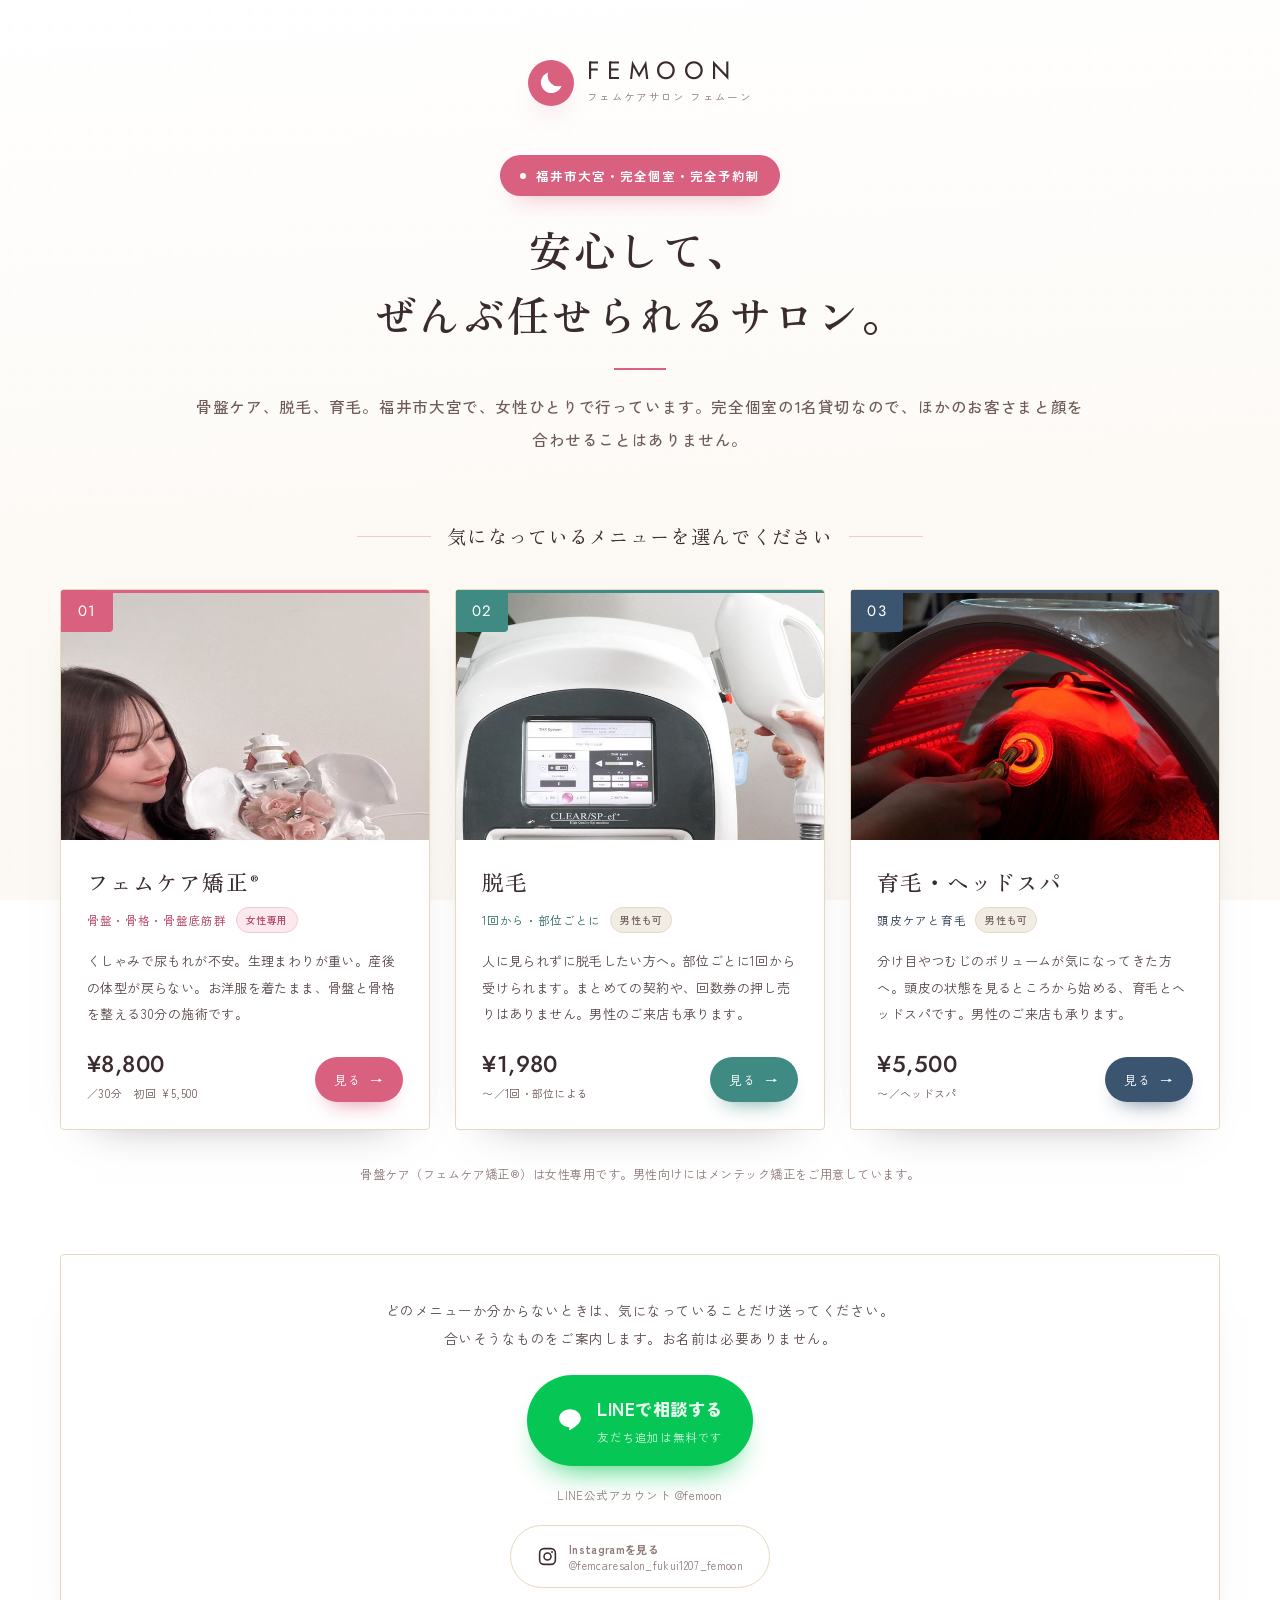
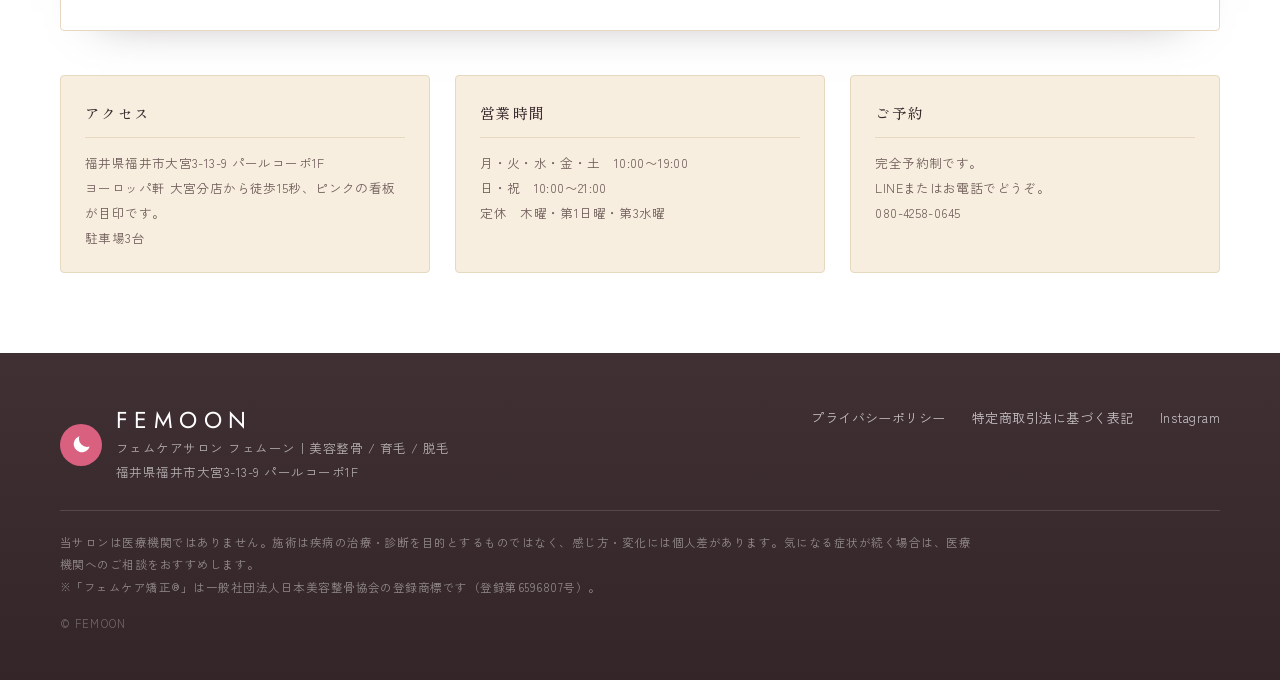
<file: index.html>
<!doctype html>
<html lang="ja">
<head>
<meta charset="utf-8">
<meta name="viewport" content="width=device-width, initial-scale=1">
<title>フェムケアサロン FEMOON（フェムーン）｜福井市大宮・完全個室のサロン</title>
<meta name="description" content="福井市大宮のサロン FEMOON。フェムケア矯正®（女性専用）・脱毛・育毛の3つを、女性ひとりで行っています。完全個室・1名貸切。脱毛と育毛は男性のご来店も承ります。相談のみのご来店は無料です。">
<link rel="canonical" href="https://femoon.skeleton-inc.jp/">
<meta name="robots" content="noindex,nofollow"><!-- 公開確認中。サロン確認後に削除する -->
<meta property="og:type" content="website">
<meta property="og:title" content="フェムケアサロン FEMOON（フェムーン）｜福井市大宮">
<meta property="og:description" content="安心して、ぜんぶ任せられるサロン。骨盤ケア・脱毛・育毛。福井市大宮、完全個室・1名貸切。施術者は女性ひとりです。">
<meta property="og:image" content="https://femoon.skeleton-inc.jp/assets/storefront.jpg">
<meta property="og:url" content="https://femoon.skeleton-inc.jp/">
<meta property="og:locale" content="ja_JP">
<meta name="twitter:card" content="summary_large_image">
<meta name="theme-color" content="#D9607F">
<link rel="preconnect" href="https://fonts.googleapis.com">
<link rel="preconnect" href="https://fonts.gstatic.com" crossorigin>
<link rel="stylesheet" href="https://fonts.googleapis.com/css2?family=Zen+Old+Mincho:wght@400;500;600&family=Zen+Kaku+Gothic+New:wght@400;500;700;900&family=Jost:wght@300;400;500;600&display=swap">
<link rel="stylesheet" href="assets/style.css">
<script type="application/ld+json">
{
  "@context":"https://schema.org",
  "@type":"HealthAndBeautyBusiness",
  "name":"フェムケアサロン FEMOON",
  "alternateName":"フェムーン",
  "description":"福井市大宮のサロン。フェムケア矯正®（女性専用）・脱毛・育毛。完全個室・1名貸切。脱毛と育毛は男性も可。",
  "url":"https://femoon.skeleton-inc.jp/",
  "image":"https://femoon.skeleton-inc.jp/assets/storefront.jpg",
  "address":{"@type":"PostalAddress","streetAddress":"大宮3-13-9 パールコーポ1F","addressLocality":"福井市","addressRegion":"福井県","addressCountry":"JP"},
  "openingHoursSpecification":[
    {"@type":"OpeningHoursSpecification","dayOfWeek":["Monday","Tuesday","Wednesday","Friday","Saturday"],"opens":"10:00","closes":"19:00"},
    {"@type":"OpeningHoursSpecification","dayOfWeek":["Sunday"],"opens":"10:00","closes":"21:00"}
  ],
  "priceRange":"¥1,980〜¥44,000",
  "paymentAccepted":"現金, クレジットカード"
}
</script>
</head>
<body class="gate-body">

<main class="gate">
  <div class="wrap">

    <header class="gate-head">
      <span class="brand-mark"><svg width="30" height="30" viewBox="0 0 24 24" fill="#fff"><path d="M20.5 14.2A8.5 8.5 0 0 1 9.8 3.5a8.5 8.5 0 1 0 10.7 10.7z"/></svg></span>
      <span class="gate-brand">
        <span class="gate-en">FEMOON</span>
        <span class="gate-ja">フェムケアサロン フェムーン</span>
      </span>
    </header>

    <div class="gate-lead">
      <span class="badge"><i></i>福井市大宮・完全個室・完全予約制</span>
      <h1>安心して、<br>ぜんぶ任せられるサロン。</h1>
      <span class="hero-rule" aria-hidden="true"></span>
      <p class="gate-sub">骨盤ケア、脱毛、育毛。福井市大宮で、女性ひとりで行っています。<br class="sp-br">完全個室の1名貸切なので、ほかのお客さまと顔を合わせることはありません。</p>
    </div>

    <p class="gate-ask">気になっているメニューを選んでください</p>

    <nav class="gate-menu" aria-label="メニュー">

      <a class="door t-femcare" href="femcare/">
        <span class="door-img">
          <img src="assets/svc-femcare.jpg" alt="施術者が骨盤の模型を持って説明しているようす" width="720" height="480" fetchpriority="high">
          <span class="door-no">01</span>
        </span>
        <span class="door-body">
          <span class="door-ttl">フェムケア矯正<sup>®</sup></span>
          <span class="door-sub">骨盤・骨格・骨盤底筋群<b class="door-for is-w">女性専用</b></span>
          <span class="door-txt">くしゃみで尿もれが不安。生理まわりが重い。産後の体型が戻らない。お洋服を着たまま、骨盤と骨格を整える30分の施術です。</span>
          <span class="door-foot">
            <span class="door-price"><b>¥8,800</b><span>／30分　初回 ¥5,500</span></span>
            <span class="door-go">見る<i aria-hidden="true">→</i></span>
          </span>
        </span>
      </a>

      <a class="door t-datsumo" href="datsumo/">
        <span class="door-img">
          <img src="assets/svc-datsumo.jpg" alt="サロンに設置している業務用の脱毛機" width="720" height="480" fetchpriority="high">
          <span class="door-no">02</span>
        </span>
        <span class="door-body">
          <span class="door-ttl">脱毛</span>
          <span class="door-sub">1回から・部位ごとに<b class="door-for">男性も可</b></span>
          <span class="door-txt">人に見られずに脱毛したい方へ。部位ごとに1回から受けられます。まとめての契約や、回数券の押し売りはありません。男性のご来店も承ります。</span>
          <span class="door-foot">
            <span class="door-price"><b>¥1,980</b><span>〜／1回・部位による</span></span>
            <span class="door-go">見る<i aria-hidden="true">→</i></span>
          </span>
        </span>
      </a>

      <a class="door t-ikumo" href="ikumo/">
        <span class="door-img">
          <img src="assets/svc-ikumo.jpg" alt="頭皮に赤色LEDをあてている育毛メニューのようす" width="720" height="480" fetchpriority="high">
          <span class="door-no">03</span>
        </span>
        <span class="door-body">
          <span class="door-ttl">育毛・ヘッドスパ</span>
          <span class="door-sub">頭皮ケアと育毛<b class="door-for">男性も可</b></span>
          <span class="door-txt">分け目やつむじのボリュームが気になってきた方へ。頭皮の状態を見るところから始める、育毛とヘッドスパです。男性のご来店も承ります。</span>
          <span class="door-foot">
            <span class="door-price"><b>¥5,500</b><span>〜／ヘッドスパ</span></span>
            <span class="door-go">見る<i aria-hidden="true">→</i></span>
          </span>
        </span>
      </a>

    </nav>

    <p class="gate-note">骨盤ケア（フェムケア矯正®）は女性専用です。男性向けにはメンテック矯正をご用意しています。</p>

    <div class="gate-line" id="line">
      <p class="gate-line-txt">どのメニューか分からないときは、気になっていることだけ送ってください。<br>合いそうなものをご案内します。お名前は必要ありません。</p>
      <a class="btn-line" href="https://lh-femoon-fukui.t3-5ty6.workers.dev/r/hp" target="_blank" rel="noopener">
        <svg width="26" height="26" viewBox="0 0 24 24" fill="currentColor"><path d="M12 2C6.48 2 2 5.73 2 10.32c0 4.1 3.55 7.54 8.35 8.2.32.07.77.22.88.5.1.25.07.65.03.9l-.14.85c-.04.25-.2.98.86.53 1.06-.44 5.7-3.36 7.78-5.75C21.1 13.9 22 12.2 22 10.32 22 5.73 17.52 2 12 2z"/></svg>
        <span><b>LINEで相談する</b><span>友だち追加は無料です</span></span>
      </a>
      <p class="gate-acct">LINE公式アカウント <a href="https://lh-femoon-fukui.t3-5ty6.workers.dev/r/hp" target="_blank" rel="noopener" style="color:inherit">@femoon</a></p>
      <div class="sns-row"><a class="btn-ig" href="https://www.instagram.com/femcaresalon_fukui1207_femoon/" target="_blank" rel="noopener"><svg viewBox="0 0 24 24" fill="none" stroke="currentColor" stroke-width="1.8" stroke-linecap="round" stroke-linejoin="round" aria-hidden="true"><rect x="3" y="3" width="18" height="18" rx="5"/><circle cx="12" cy="12" r="4"/><circle cx="17.2" cy="6.8" r="1.1" fill="currentColor" stroke="none"/></svg><span class="ig-txt"><b>Instagramを見る</b><span>@femcaresalon_fukui1207_femoon</span></span></a></div>
    </div>

    <div class="gate-info" id="access">
      <div>
        <h2>アクセス</h2>
        <p>福井県福井市大宮3-13-9 パールコーポ1F<br>ヨーロッパ軒 大宮分店から徒歩15秒、ピンクの看板が目印です。<br>駐車場3台</p>
      </div>
      <div>
        <h2>営業時間</h2>
        <p>月・火・水・金・土　10:00〜19:00<br>日・祝　10:00〜21:00<br>定休　木曜・第1日曜・第3水曜</p>
      </div>
      <div>
        <h2>ご予約</h2>
        <p>完全予約制です。<br>LINEまたはお電話でどうぞ。<br><a href="tel:08042580645" style="color:inherit">080-4258-0645</a></p>
      </div>
    </div>

  </div>
</main>

<footer class="foot">
  <div class="wrap">
    <div class="foot-top">
      <div class="brand">
        <span class="brand-mark"><svg width="23" height="23" viewBox="0 0 24 24" fill="#fff"><path d="M20.5 14.2A8.5 8.5 0 0 1 9.8 3.5a8.5 8.5 0 1 0 10.7 10.7z"/></svg></span>
        <span class="brand-txt"><span class="brand-en">FEMOON</span><span class="foot-addr">フェムケアサロン フェムーン｜美容整骨 / 育毛 / 脱毛<br>福井県福井市大宮3-13-9 パールコーポ1F</span></span>
      </div>
      <nav class="foot-nav">
        <a href="privacy.html">プライバシーポリシー</a>
        <a href="tokushoho.html">特定商取引法に基づく表記</a>
        <a href="https://www.instagram.com/femcaresalon_fukui1207_femoon/" target="_blank" rel="noopener">Instagram</a>
      </nav>
    </div>
    <p class="foot-legal">当サロンは医療機関ではありません。施術は疾病の治療・診断を目的とするものではなく、感じ方・変化には個人差があります。気になる症状が続く場合は、医療機関へのご相談をおすすめします。<br>※「フェムケア矯正®」は一般社団法人日本美容整骨協会の登録商標です（登録第6596807号）。</p>
    <p class="foot-cr">© FEMOON</p>
  </div>
</footer>

<script>
/* 旧トップのアンカー付きURLは、フェムケアのページへ送る */
(function(){
  var map={'#check':1,'#price':1,'#faq':1,'#care':1,'#worries':1,'#record':1,'#nayami':1};
  var h=location.hash;
  if(h && map[h]) location.replace('femcare/'+h);
})();
</script>

</body>
</html>
</file>
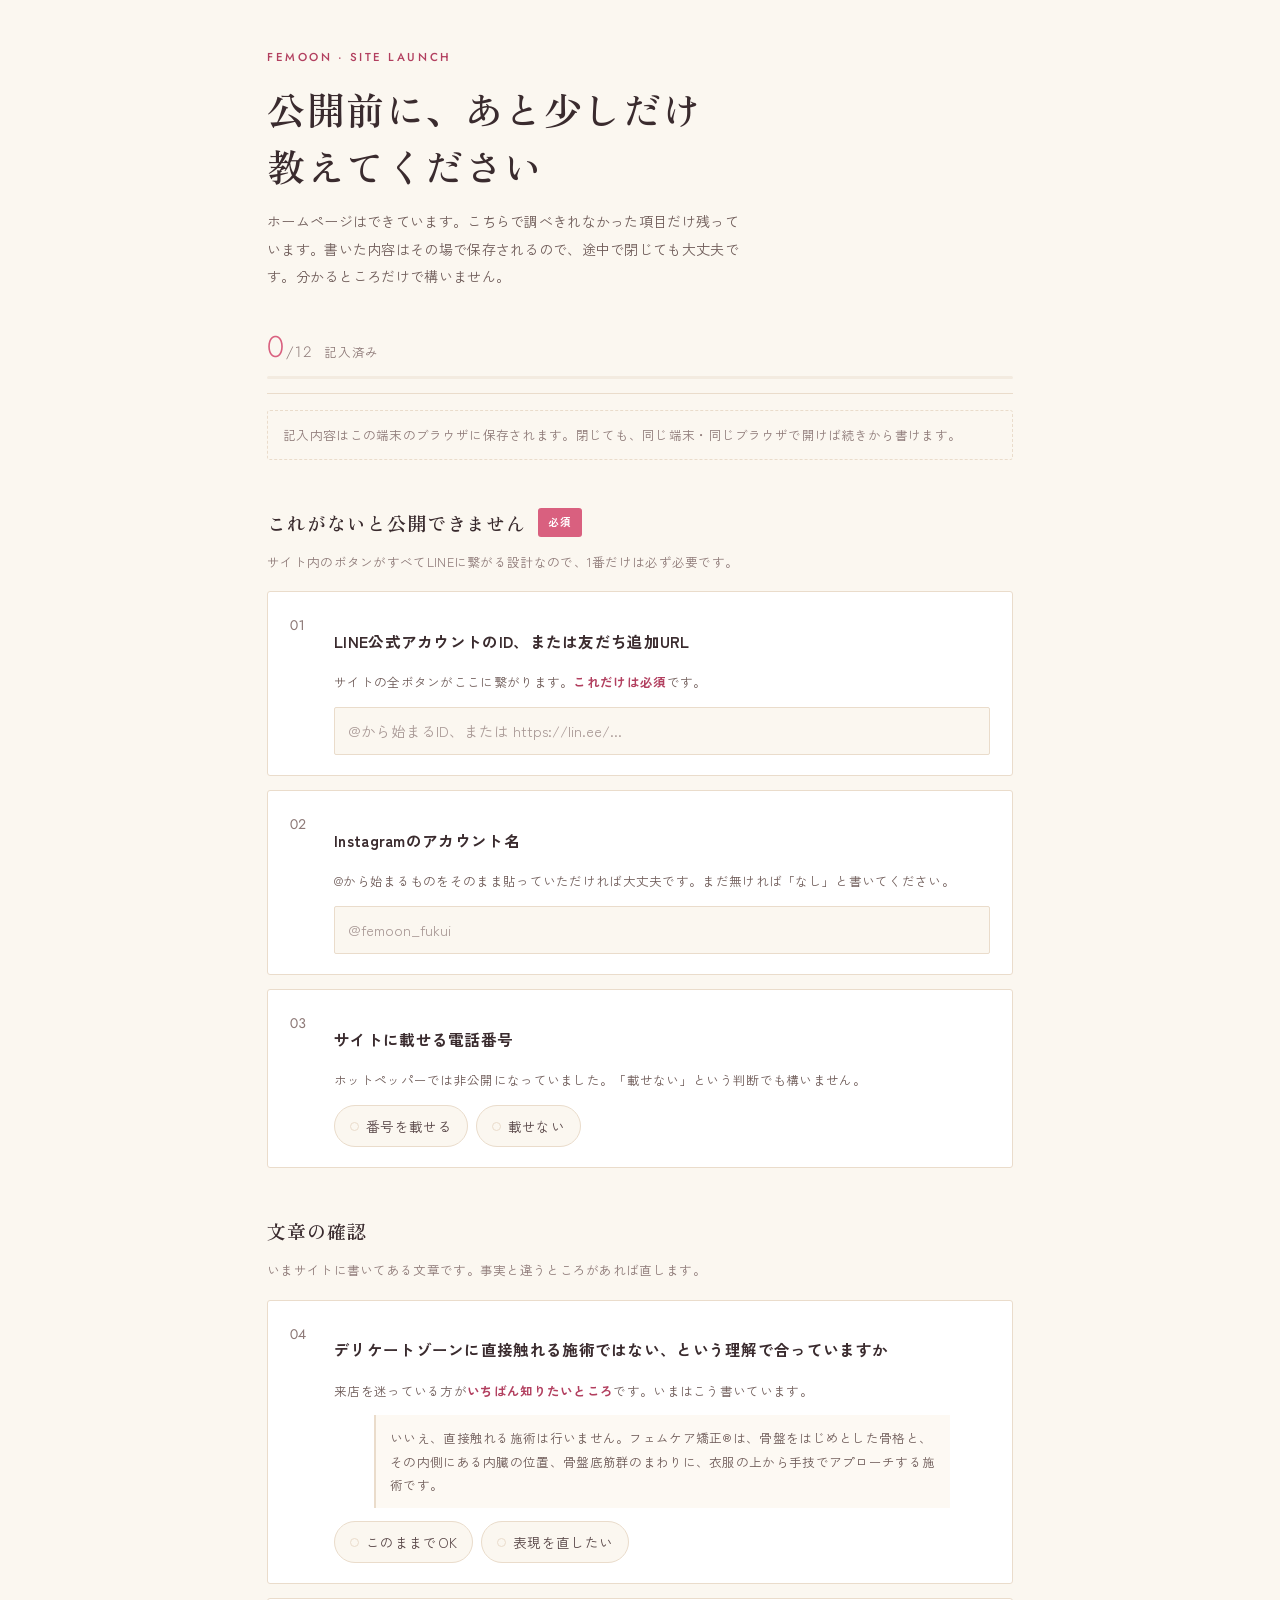
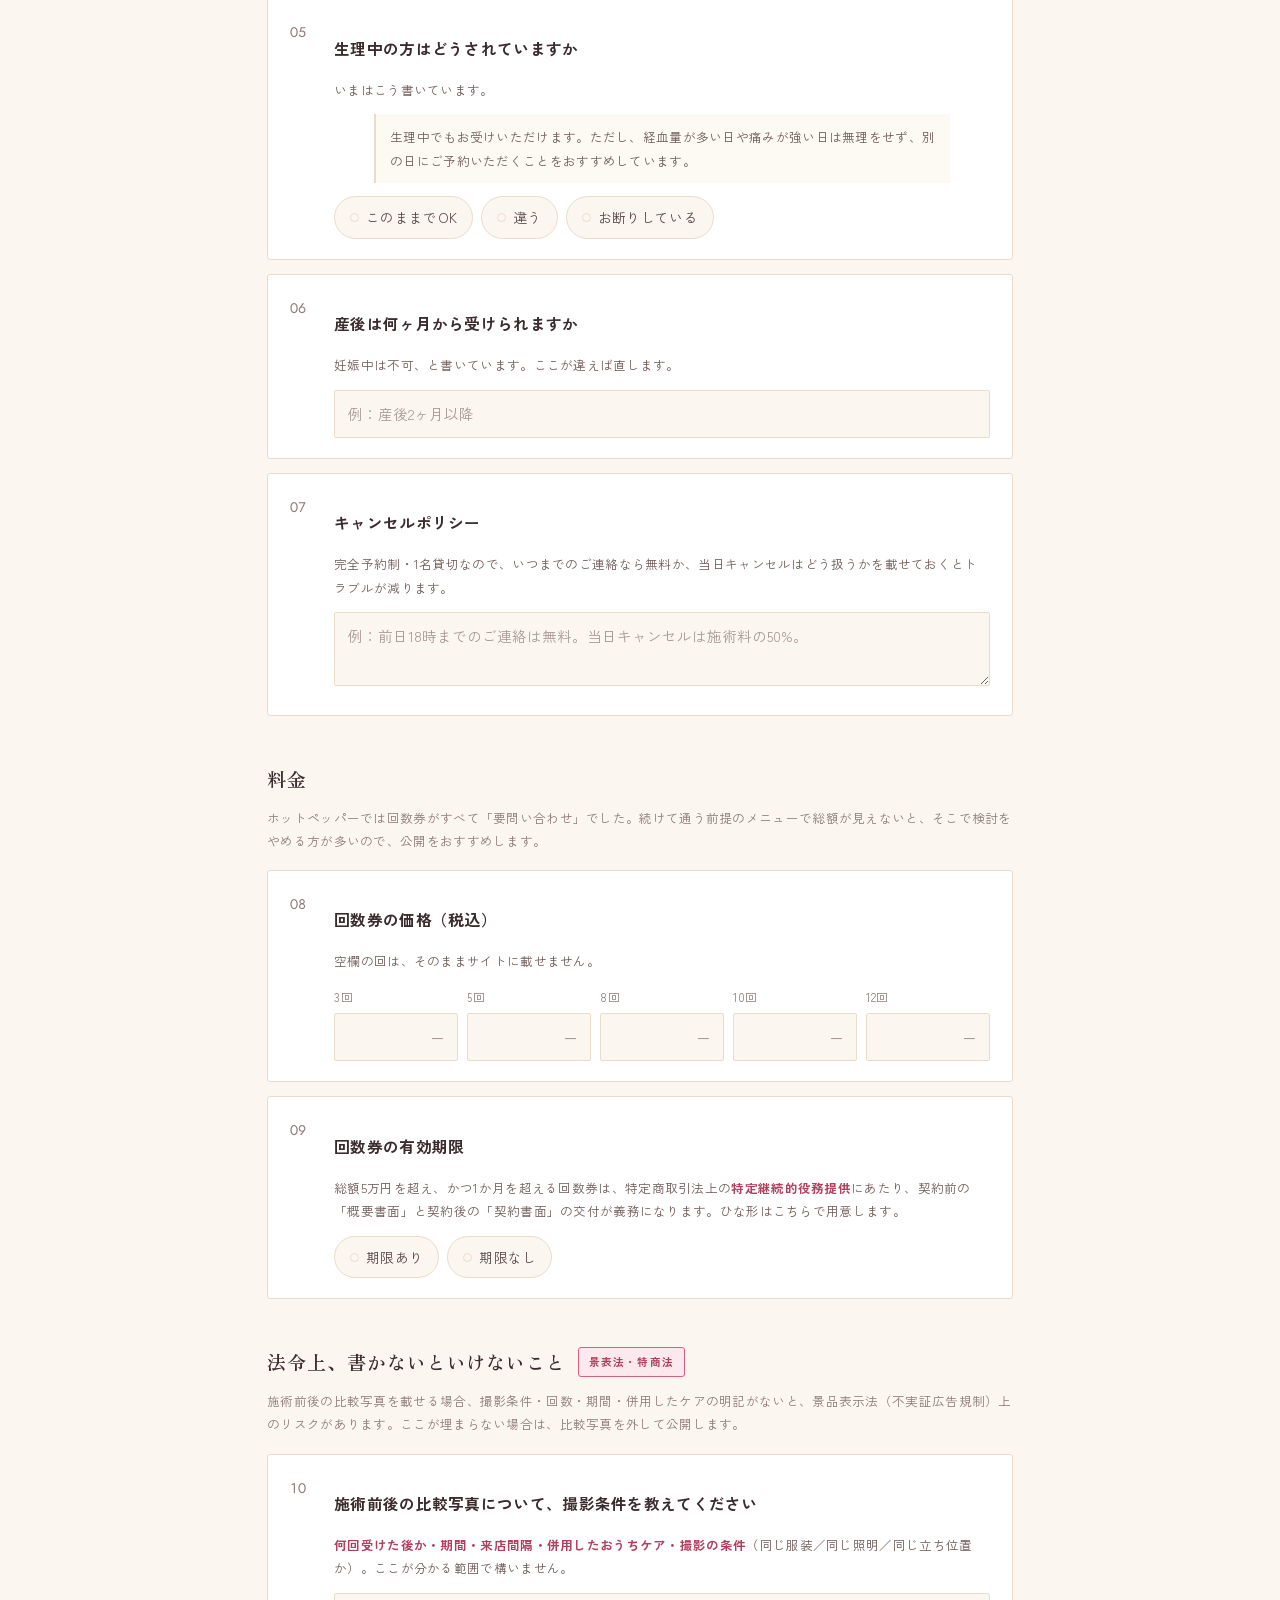
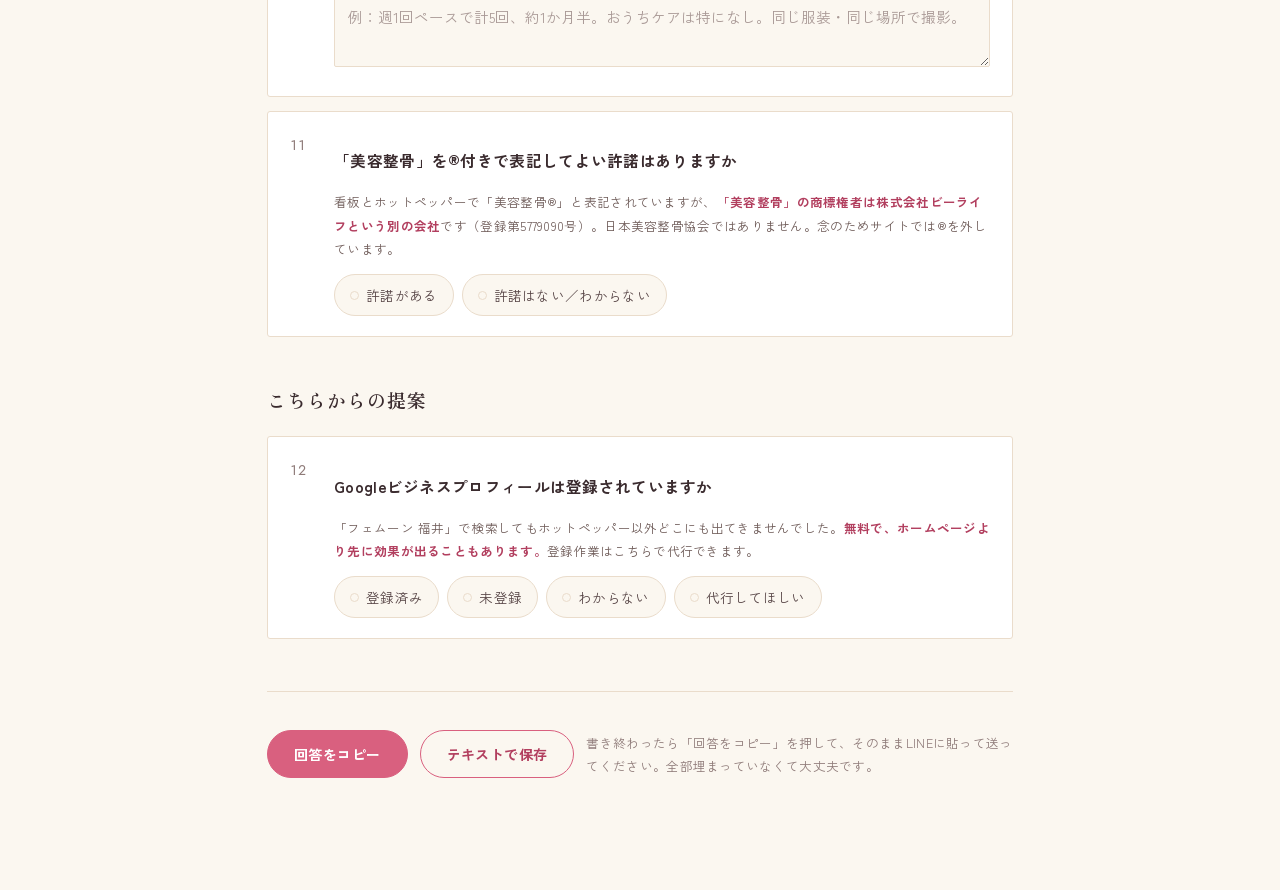
<file: check/index.html>
<!doctype html>
<html lang="ja">
<head>
<meta charset="utf-8">
<meta name="viewport" content="width=device-width, initial-scale=1">
<meta name="robots" content="noindex,nofollow">
<meta name="theme-color" content="#D9607F">
<title>フェムーン 確認シート｜公開前のご確認</title>
<link rel="preconnect" href="https://fonts.googleapis.com">
<link rel="preconnect" href="https://fonts.gstatic.com" crossorigin>
<link rel="stylesheet" href="https://fonts.googleapis.com/css2?family=Zen+Old+Mincho:wght@400;500;600&family=Zen+Kaku+Gothic+New:wght@400;500;700;900&family=Jost:wght@300;400;500&display=swap">
<style>
:root{
  --ground:#FBF7F0; --panel:#FFFFFF; --panel-2:#FDF9F3;
  --ink:#3A2B2E; --text:#574546; --muted:#6F5C59; --faint:#8E7A78;
  --line:#EADCCB; --line-soft:#F3EBE0;
  --pink:#D9607F; --pink-deep:#B23F5F; --pink-soft:#FBE9EE;
  --ok:#2E8B6B; --warn:#B8792B;
  --serif:"Zen Old Mincho","Hiragino Mincho ProN","Yu Mincho",serif;
  --sans:"Zen Kaku Gothic New","Hiragino Sans","Yu Gothic",system-ui,sans-serif;
  --latin:"Jost",system-ui,sans-serif;
}
@media (prefers-color-scheme: dark){
  :root:not([data-theme="light"]){
    --ground:#241B1D; --panel:#2E2325; --panel-2:#332628;
    --ink:#F2E8E6; --text:#DFD1CF; --muted:#BBA9A7; --faint:#9C8987;
    --line:#463739; --line-soft:#3A2D2F;
    --pink:#E88AA3; --pink-deep:#F0A2B7; --pink-soft:#3E2B32;
    --ok:#6FC3A3; --warn:#DCA95F;
  }
}
:root[data-theme="dark"]{
  --ground:#241B1D; --panel:#2E2325; --panel-2:#332628;
  --ink:#F2E8E6; --text:#DFD1CF; --muted:#BBA9A7; --faint:#9C8987;
  --line:#463739; --line-soft:#3A2D2F;
  --pink:#E88AA3; --pink-deep:#F0A2B7; --pink-soft:#3E2B32;
  --ok:#6FC3A3; --warn:#DCA95F;
}
*,*::before,*::after{box-sizing:border-box}
body{margin:0;background:var(--ground);color:var(--text);
  font-family:var(--sans);font-size:15px;line-height:1.95;letter-spacing:.02em;
  -webkit-font-smoothing:antialiased}
.wrap{max-width:790px;margin:0 auto;padding:0 22px 100px}

/* header */
header{padding:46px 0 0}
.kicker{font-family:var(--latin);font-size:11.5px;font-weight:500;letter-spacing:.22em;
  color:var(--pink-deep);text-transform:uppercase}
h1{font-family:var(--serif);font-size:clamp(26px,4.4vw,38px);font-weight:600;line-height:1.5;
  letter-spacing:.04em;color:var(--ink);margin:12px 0 0;text-wrap:balance}
.sub{margin:14px 0 0;font-size:14px;color:var(--muted);max-width:60ch}

/* progress */
.prog{position:sticky;top:0;z-index:9;background:var(--ground);
  padding:16px 0 14px;margin-top:26px;border-bottom:1px solid var(--line)}
.prog-row{display:flex;align-items:baseline;gap:12px;flex-wrap:wrap}
.prog-n{font-family:var(--latin);font-weight:300;font-size:30px;color:var(--pink);line-height:1;
  font-variant-numeric:tabular-nums}
.prog-n small{font-size:15px;color:var(--faint);margin-left:2px}
.prog-lbl{font-size:12.5px;color:var(--faint);letter-spacing:.06em}
.prog-state{margin-left:auto;font-size:12px;color:var(--faint);font-family:var(--latin);letter-spacing:.06em}
.prog-state[data-s="saved"]{color:var(--ok)}
.prog-state[data-s="saving"]{color:var(--warn)}
.bar{height:3px;background:var(--line-soft);margin-top:11px;border-radius:99px;overflow:hidden}
.bar i{display:block;height:100%;width:0;background:var(--pink);border-radius:99px;
  transition:width .35s cubic-bezier(.4,0,.2,1)}

/* groups */
.grp{margin-top:44px}
.grp-h{display:flex;align-items:center;gap:12px}
.grp-h h2{font-family:var(--serif);font-size:19px;font-weight:600;letter-spacing:.05em;color:var(--ink);margin:0}
.grp-h .tag{font-size:10.5px;font-weight:700;letter-spacing:.1em;padding:4px 10px;border-radius:3px}
.tag--must{background:var(--pink);color:#fff}
.tag--law{background:var(--pink-soft);color:var(--pink-deep);border:1px solid var(--pink)}
.grp-note{margin-top:9px;font-size:12.5px;color:var(--faint);line-height:1.85}
.items{margin-top:18px;display:grid;gap:14px}

/* item */
.it{background:var(--panel);border:1px solid var(--line);border-radius:3px;padding:20px 22px;
  display:grid;grid-template-columns:30px minmax(0,1fr);column-gap:14px;row-gap:0}
.it[data-done="1"]{border-left:3px solid var(--pink);padding-left:20px}
.it-n{font-family:var(--latin);font-weight:400;font-size:14px;color:var(--faint);
  line-height:1.9;font-variant-numeric:tabular-nums;grid-row:span 3}
.it[data-done="1"] .it-n{color:var(--pink)}
.q{font-size:15.5px;font-weight:700;color:var(--ink);line-height:1.75}
.why{margin-top:7px;font-size:12.5px;color:var(--muted);line-height:1.9}
.why b{color:var(--pink-deep);font-weight:700}
.quote{margin-top:10px;padding:11px 14px;background:var(--panel-2);border-left:2px solid var(--line);
  font-size:12.5px;line-height:1.9;color:var(--muted)}
.ans{margin-top:13px}

/* controls */
input[type=text],textarea{width:100%;font-family:var(--sans);font-size:14.5px;color:var(--ink);
  background:var(--ground);border:1px solid var(--line);border-radius:2px;padding:10px 13px;
  line-height:1.8;transition:border-color .15s ease}
input[type=text]:focus,textarea:focus{outline:none;border-color:var(--pink)}
textarea{resize:vertical;min-height:74px}
::placeholder{color:var(--faint);opacity:.75}
.opts{display:flex;flex-wrap:wrap;gap:8px}
.opt{display:inline-flex;align-items:center;gap:7px;font-size:13.5px;color:var(--text);
  border:1px solid var(--line);border-radius:99px;padding:7px 15px;cursor:pointer;
  background:var(--ground);transition:all .15s ease;user-select:none}
.opt:hover{border-color:var(--pink)}
.opt input{position:absolute;opacity:0;width:0;height:0}
.opt i{width:9px;height:9px;border-radius:50%;border:1.5px solid var(--line);flex:none;transition:all .15s ease}
.opt:has(input:checked){background:var(--pink-soft);border-color:var(--pink);color:var(--pink-deep);font-weight:700}
.opt:has(input:checked) i{background:var(--pink);border-color:var(--pink)}
.opt:has(input:focus-visible){outline:2px solid var(--pink);outline-offset:2px}
.follow{margin-top:10px}
.follow[hidden]{display:none}

/* ticket grid */
.tix{display:grid;grid-template-columns:repeat(auto-fit,minmax(118px,1fr));gap:9px}
.tix label{display:flex;flex-direction:column;gap:5px;font-size:11.5px;color:var(--faint);letter-spacing:.05em}
.tix input{font-family:var(--latin);font-variant-numeric:tabular-nums;text-align:right}

/* footer actions */
.foot{margin-top:52px;border-top:1px solid var(--line);padding-top:26px;
  display:flex;gap:12px;align-items:center;flex-wrap:wrap}
button.act{font-family:var(--sans);font-size:14px;font-weight:700;letter-spacing:.03em;
  border:1px solid var(--pink);background:var(--pink);color:#fff;border-radius:99px;
  padding:13px 26px;cursor:pointer;transition:opacity .15s ease}
button.act:hover{opacity:.87}
button.act.ghost{background:transparent;color:var(--pink-deep)}
.foot-note{font-size:12.5px;color:var(--faint);line-height:1.85;flex:1 1 260px;min-width:0}
.offline{margin-top:16px;padding:12px 15px;border:1px dashed var(--line);border-radius:3px;
  font-size:12.5px;color:var(--faint)}
.offline[hidden]{display:none}
@media(prefers-reduced-motion:reduce){*{transition:none!important}}
@media(max-width:560px){
  .it{grid-template-columns:1fr;row-gap:0}
  .it-n{grid-row:auto;margin-bottom:2px}
}
</style>

</head>
<body>
<div class="wrap">
<header>
  <div class="kicker">FEMOON &middot; site launch</div>
  <h1>公開前に、あと少しだけ<br>教えてください</h1>
  <p class="sub">ホームページはできています。こちらで調べきれなかった項目だけ残っています。書いた内容はその場で保存されるので、途中で閉じても大丈夫です。分かるところだけで構いません。</p>
</header>

<div class="prog">
  <div class="prog-row">
    <span class="prog-n" id="pn">0<small>/12</small></span>
    <span class="prog-lbl">記入済み</span>
    <span class="prog-state" id="ps" data-s="idle">&nbsp;</span>
  </div>
  <div class="bar"><i id="pb"></i></div>
</div>

<div class="offline" id="off" hidden>記入内容はこの端末のブラウザに保存されます。閉じても、同じ端末・同じブラウザで開けば続きから書けます。</div>

<section class="grp">
  <div class="grp-h"><h2>これがないと公開できません</h2><span class="tag tag--must">必須</span></div>
  <p class="grp-note">サイト内のボタンがすべてLINEに繋がる設計なので、1番だけは必ず必要です。</p>
  <div class="items" id="g1"></div>
</section>

<section class="grp">
  <div class="grp-h"><h2>文章の確認</h2></div>
  <p class="grp-note">いまサイトに書いてある文章です。事実と違うところがあれば直します。</p>
  <div class="items" id="g2"></div>
</section>

<section class="grp">
  <div class="grp-h"><h2>料金</h2></div>
  <p class="grp-note">ホットペッパーでは回数券がすべて「要問い合わせ」でした。続けて通う前提のメニューで総額が見えないと、そこで検討をやめる方が多いので、公開をおすすめします。</p>
  <div class="items" id="g3"></div>
</section>

<section class="grp">
  <div class="grp-h"><h2>法令上、書かないといけないこと</h2><span class="tag tag--law">景表法・特商法</span></div>
  <p class="grp-note">施術前後の比較写真を載せる場合、撮影条件・回数・期間・併用したケアの明記がないと、景品表示法（不実証広告規制）上のリスクがあります。ここが埋まらない場合は、比較写真を外して公開します。</p>
  <div class="items" id="g4"></div>
</section>

<section class="grp">
  <div class="grp-h"><h2>こちらからの提案</h2></div>
  <div class="items" id="g5"></div>
</section>

<div class="foot">
  <button class="act" id="copy">回答をコピー</button>
  <button class="act ghost" id="dl">テキストで保存</button>
  <p class="foot-note">書き終わったら「回答をコピー」を押して、そのままLINEに貼って送ってください。全部埋まっていなくて大丈夫です。</p>
</div>
</div>

<script>
const ITEMS = [
  {g:'g1',n:1,q:'LINE公式アカウントのID、または友だち追加URL',
   why:'サイトの全ボタンがここに繋がります。<b>これだけは必須</b>です。',
   type:'text',ph:'@から始まるID、または https://lin.ee/... '},
  {g:'g1',n:2,q:'Instagramのアカウント名',
   why:'@から始まるものをそのまま貼っていただければ大丈夫です。まだ無ければ「なし」と書いてください。',
   type:'text',ph:'@femoon_fukui'},
  {g:'g1',n:3,q:'サイトに載せる電話番号',
   why:'ホットペッパーでは非公開になっていました。「載せない」という判断でも構いません。',
   type:'choice',opts:['番号を載せる','載せない'],follow:{after:'番号を載せる',ph:'0776-00-0000'}},

  {g:'g2',n:4,q:'デリケートゾーンに直接触れる施術ではない、という理解で合っていますか',
   why:'来店を迷っている方が<b>いちばん知りたいところ</b>です。いまはこう書いています。',
   quote:'いいえ、直接触れる施術は行いません。フェムケア矯正®は、骨盤をはじめとした骨格と、その内側にある内臓の位置、骨盤底筋群のまわりに、衣服の上から手技でアプローチする施術です。',
   type:'choice',opts:['このままでOK','表現を直したい'],follow:{after:'表現を直したい',ph:'どう直したいか書いてください',area:true}},
  {g:'g2',n:5,q:'生理中の方はどうされていますか',
   why:'いまはこう書いています。',
   quote:'生理中でもお受けいただけます。ただし、経血量が多い日や痛みが強い日は無理をせず、別の日にご予約いただくことをおすすめしています。',
   type:'choice',opts:['このままでOK','違う','お断りしている'],follow:{after:'違う',ph:'実際の運用を書いてください',area:true}},
  {g:'g2',n:6,q:'産後は何ヶ月から受けられますか',
   why:'妊娠中は不可、と書いています。ここが違えば直します。',
   type:'text',ph:'例：産後2ヶ月以降'},
  {g:'g2',n:7,q:'キャンセルポリシー',
   why:'完全予約制・1名貸切なので、いつまでのご連絡なら無料か、当日キャンセルはどう扱うかを載せておくとトラブルが減ります。',
   type:'area',ph:'例：前日18時までのご連絡は無料。当日キャンセルは施術料の50%。'},

  {g:'g3',n:8,q:'回数券の価格（税込）',
   why:'空欄の回は、そのままサイトに載せません。',
   type:'tickets',keys:['3回','5回','8回','10回','12回']},
  {g:'g3',n:9,q:'回数券の有効期限',
   why:'総額5万円を超え、かつ1か月を超える回数券は、特定商取引法上の<b>特定継続的役務提供</b>にあたり、契約前の「概要書面」と契約後の「契約書面」の交付が義務になります。ひな形はこちらで用意します。',
   type:'choice',opts:['期限あり','期限なし'],follow:{after:'期限あり',ph:'例：購入日から6ヶ月'}},

  {g:'g4',n:10,q:'施術前後の比較写真について、撮影条件を教えてください',
   why:'<b>何回受けた後か・期間・来店間隔・併用したおうちケア・撮影の条件</b>（同じ服装／同じ照明／同じ立ち位置か）。ここが分かる範囲で構いません。',
   type:'area',ph:'例：週1回ペースで計5回、約1か月半。おうちケアは特になし。同じ服装・同じ場所で撮影。'},
  {g:'g4',n:11,q:'「美容整骨」を®付きで表記してよい許諾はありますか',
   why:'看板とホットペッパーで「美容整骨®」と表記されていますが、<b>「美容整骨」の商標権者は株式会社ビーライフという別の会社</b>です（登録第5779090号）。日本美容整骨協会ではありません。念のためサイトでは®を外しています。',
   type:'choice',opts:['許諾がある','許諾はない／わからない'],follow:{after:'許諾がある',ph:'どこから許諾を受けているか'}},

  {g:'g5',n:12,q:'Googleビジネスプロフィールは登録されていますか',
   why:'「フェムーン 福井」で検索してもホットペッパー以外どこにも出てきませんでした。<b>無料で、ホームページより先に効果が出ることもあります。</b>登録作業はこちらで代行できます。',
   type:'choice',opts:['登録済み','未登録','わからない','代行してほしい']},
];

let state = {};
let db = null, saveT = null;
const LS = 'femoon-checksheet-v1';
function lsLoad(){
  try { const r = localStorage.getItem(LS); if (r) return JSON.parse(r); } catch(e){}
  return null;
}
function lsSave(){ try { localStorage.setItem(LS, JSON.stringify(state)); } catch(e){} }
const $ = s => document.querySelector(s);
const esc = s => String(s).replace(/[&<>"]/g, c => ({'&':'&amp;','<':'&lt;','>':'&gt;','"':'&quot;'}[c]));

function isDone(it){
  const v = state[it.n];
  if (v == null) return false;
  if (it.type === 'tickets') return Object.values(v).some(x => String(x).trim());
  if (typeof v === 'object') return !!String(v.choice || '').trim();
  return !!String(v).trim();
}

function build(){
  for (const it of ITEMS){
    const el = document.createElement('div');
    el.className = 'it'; el.dataset.n = it.n;
    let ctl = '';
    if (it.type === 'text')
      ctl = `<input type="text" data-k="${it.n}" placeholder="${esc(it.ph||'')}">`;
    else if (it.type === 'area')
      ctl = `<textarea data-k="${it.n}" placeholder="${esc(it.ph||'')}"></textarea>`;
    else if (it.type === 'tickets')
      ctl = `<div class="tix">${it.keys.map(k=>
        `<label>${k}<input type="text" data-k="${it.n}" data-sub="${k}" placeholder="—" inputmode="numeric"></label>`).join('')}</div>`;
    else if (it.type === 'choice'){
      ctl = `<div class="opts">${it.opts.map(o=>
        `<label class="opt"><input type="radio" name="q${it.n}" data-k="${it.n}" value="${esc(o)}"><i></i>${esc(o)}</label>`).join('')}</div>`;
      if (it.follow) ctl += `<div class="follow" data-follow="${it.n}" hidden>${
        it.follow.area ? `<textarea data-k="${it.n}" data-sub="note" placeholder="${esc(it.follow.ph)}"></textarea>`
                       : `<input type="text" data-k="${it.n}" data-sub="note" placeholder="${esc(it.follow.ph)}">`}</div>`;
    }
    el.innerHTML = `<span class="it-n">${String(it.n).padStart(2,'0')}</span>
      <div><p class="q">${it.q}</p>
      ${it.why ? `<p class="why">${it.why}</p>` : ''}
      ${it.quote ? `<blockquote class="quote">${esc(it.quote)}</blockquote>` : ''}
      <div class="ans">${ctl}</div></div>`;
    $('#'+it.g).appendChild(el);
  }
  document.addEventListener('input', onEdit);
  document.addEventListener('change', onEdit);
}

function onEdit(e){
  const t = e.target.closest('[data-k]');
  if (!t) return;
  const n = +t.dataset.k, sub = t.dataset.sub, it = ITEMS.find(i => i.n === n);
  if (it.type === 'tickets'){
    state[n] = Object.assign({}, state[n], {[sub]: t.value});
  } else if (it.type === 'choice'){
    const cur = Object.assign({}, state[n]);
    if (sub === 'note') cur.note = t.value; else cur.choice = t.value;
    state[n] = cur;
  } else state[n] = t.value;
  paint(); lsSave(); queueSave();
}

function paint(){
  for (const it of ITEMS){
    const el = document.querySelector(`.it[data-n="${it.n}"]`);
    if (el) el.dataset.done = isDone(it) ? '1' : '0';
    if (it.follow){
      const f = document.querySelector(`[data-follow="${it.n}"]`);
      if (f) f.hidden = !(state[it.n] && state[it.n].choice === it.follow.after);
    }
  }
  const done = ITEMS.filter(isDone).length;
  $('#pn').innerHTML = done + '<small>/' + ITEMS.length + '</small>';
  $('#pb').style.width = (done / ITEMS.length * 100) + '%';
}

function fill(){
  for (const el of document.querySelectorAll('[data-k]')){
    const n = +el.dataset.k, sub = el.dataset.sub, v = state[n], it = ITEMS.find(i => i.n === n);
    if (v == null) continue;
    if (it.type === 'tickets') el.value = (v[sub] ?? '');
    else if (it.type === 'choice'){
      if (sub === 'note') el.value = (v.note ?? '');
      else el.checked = (v.choice === el.value);
    } else el.value = v;
  }
  paint();
}

function status(s, txt){ const e = $('#ps'); e.dataset.s = s; e.textContent = txt; }

function queueSave(){
  if (!db){ status('saved','保存しました'); return; }
  status('saving','保存中…');
  clearTimeout(saveT);
  saveT = setTimeout(async () => {
    try {
      await db.doc('answers/femoon').set({answers: state, updatedAt: Date.now()});
      status('saved','保存しました');
    } catch (err){ status('idle','保存できませんでした'); }
  }, 700);
}

function asText(){
  const L = ['フェムーン 確認シート 回答', ''];
  for (const it of ITEMS){
    const v = state[it.n];
    let s = '(未記入)';
    if (v != null){
      if (it.type === 'tickets') s = it.keys.map(k => `${k} ${v[k] ? v[k] + '円' : '—'}`).join(' / ');
      else if (typeof v === 'object') s = [v.choice, v.note].filter(Boolean).join(' / ') || '(未記入)';
      else if (String(v).trim()) s = v;
    }
    L.push(`${it.n}. ${it.q}`, `→ ${s}`, '');
  }
  return L.join('\n');
}

build();
const cached = lsLoad();
if (cached){ state = cached; fill(); }
$('#copy').addEventListener('click', async e => {
  try { await navigator.clipboard.writeText(asText()); e.target.textContent = 'コピーしました'; }
  catch { e.target.textContent = 'コピーできませんでした'; }
  setTimeout(() => { e.target.textContent = '回答をコピー'; }, 1800);
});
$('#dl').addEventListener('click', () => {
  const blob = new Blob([asText()], {type:'text/plain;charset=utf-8'});
  const a = document.createElement('a');
  a.href = URL.createObjectURL(blob); a.download = 'femoon-answers.txt';
  document.body.appendChild(a); a.click(); a.remove();
  setTimeout(() => URL.revokeObjectURL(a.href), 4000);
});
$('#off').hidden = false;
status('saved', ' ');
</script>

</html>
</file>
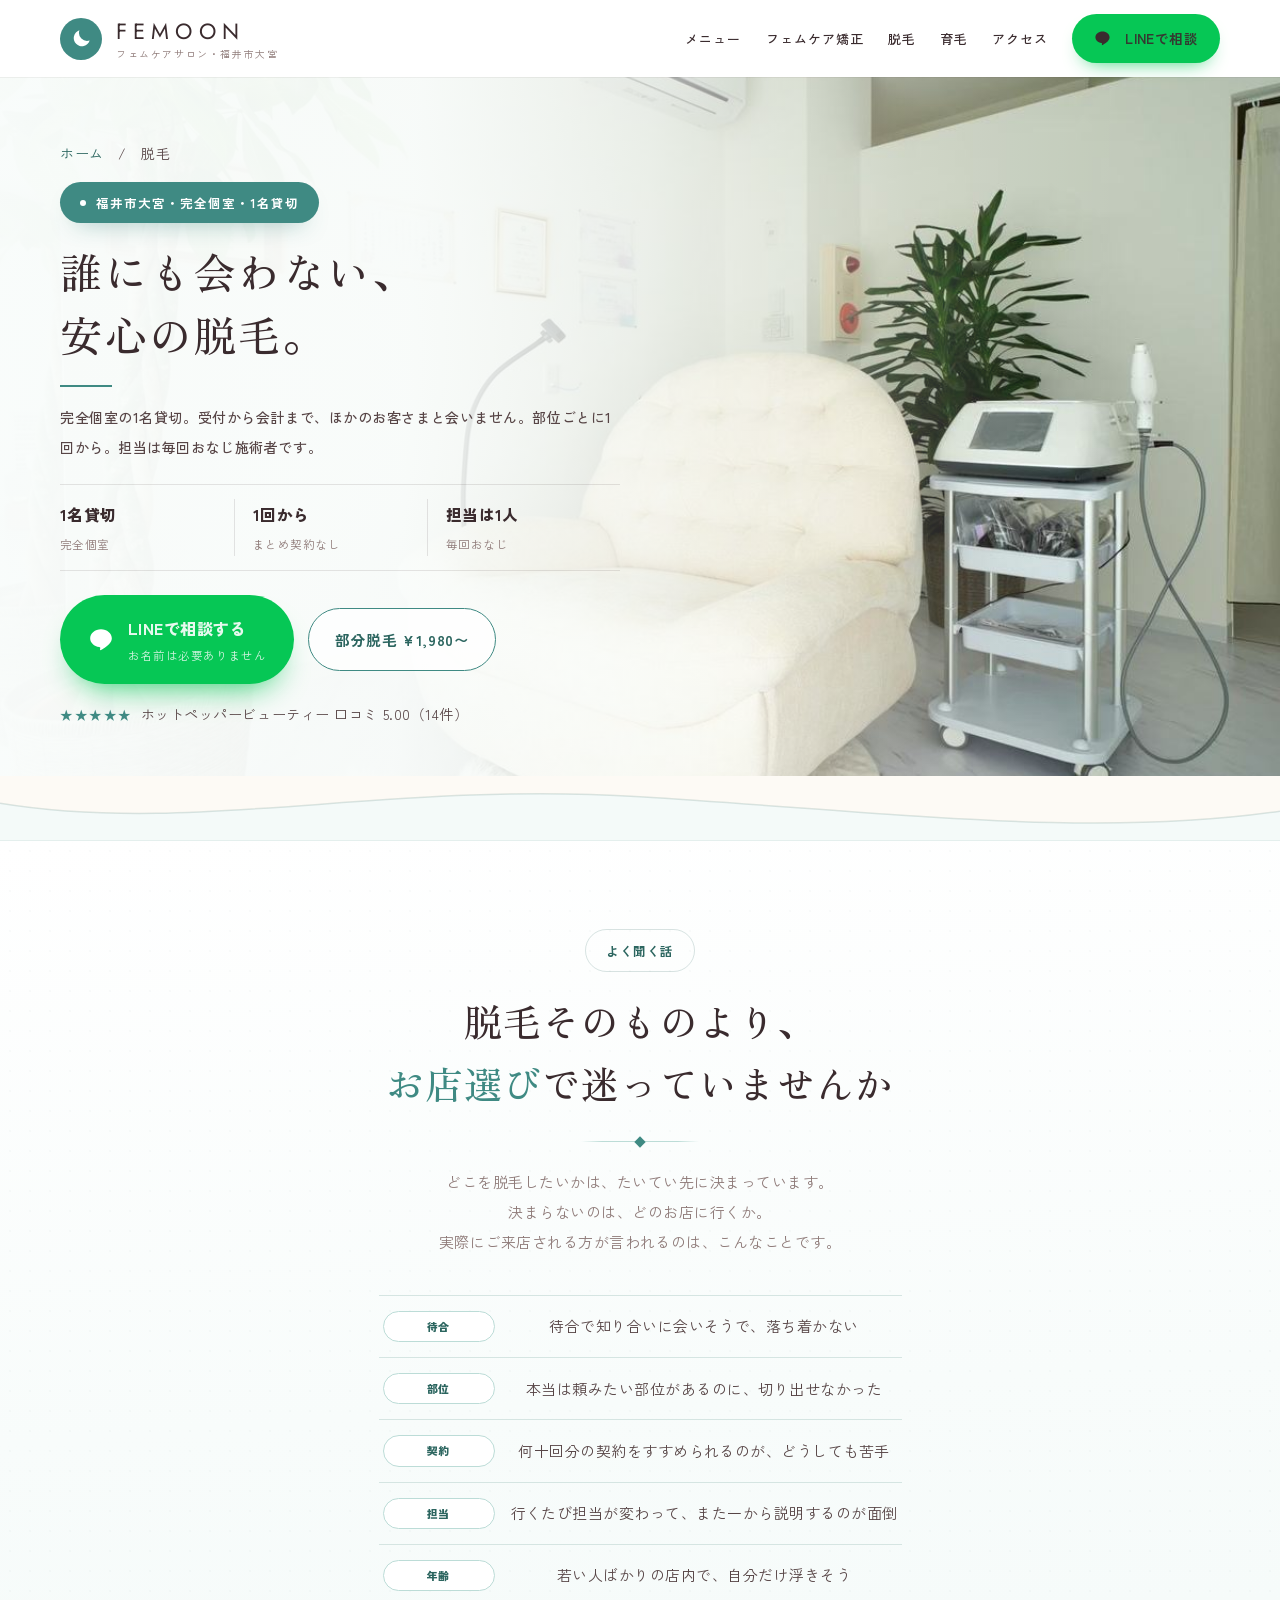
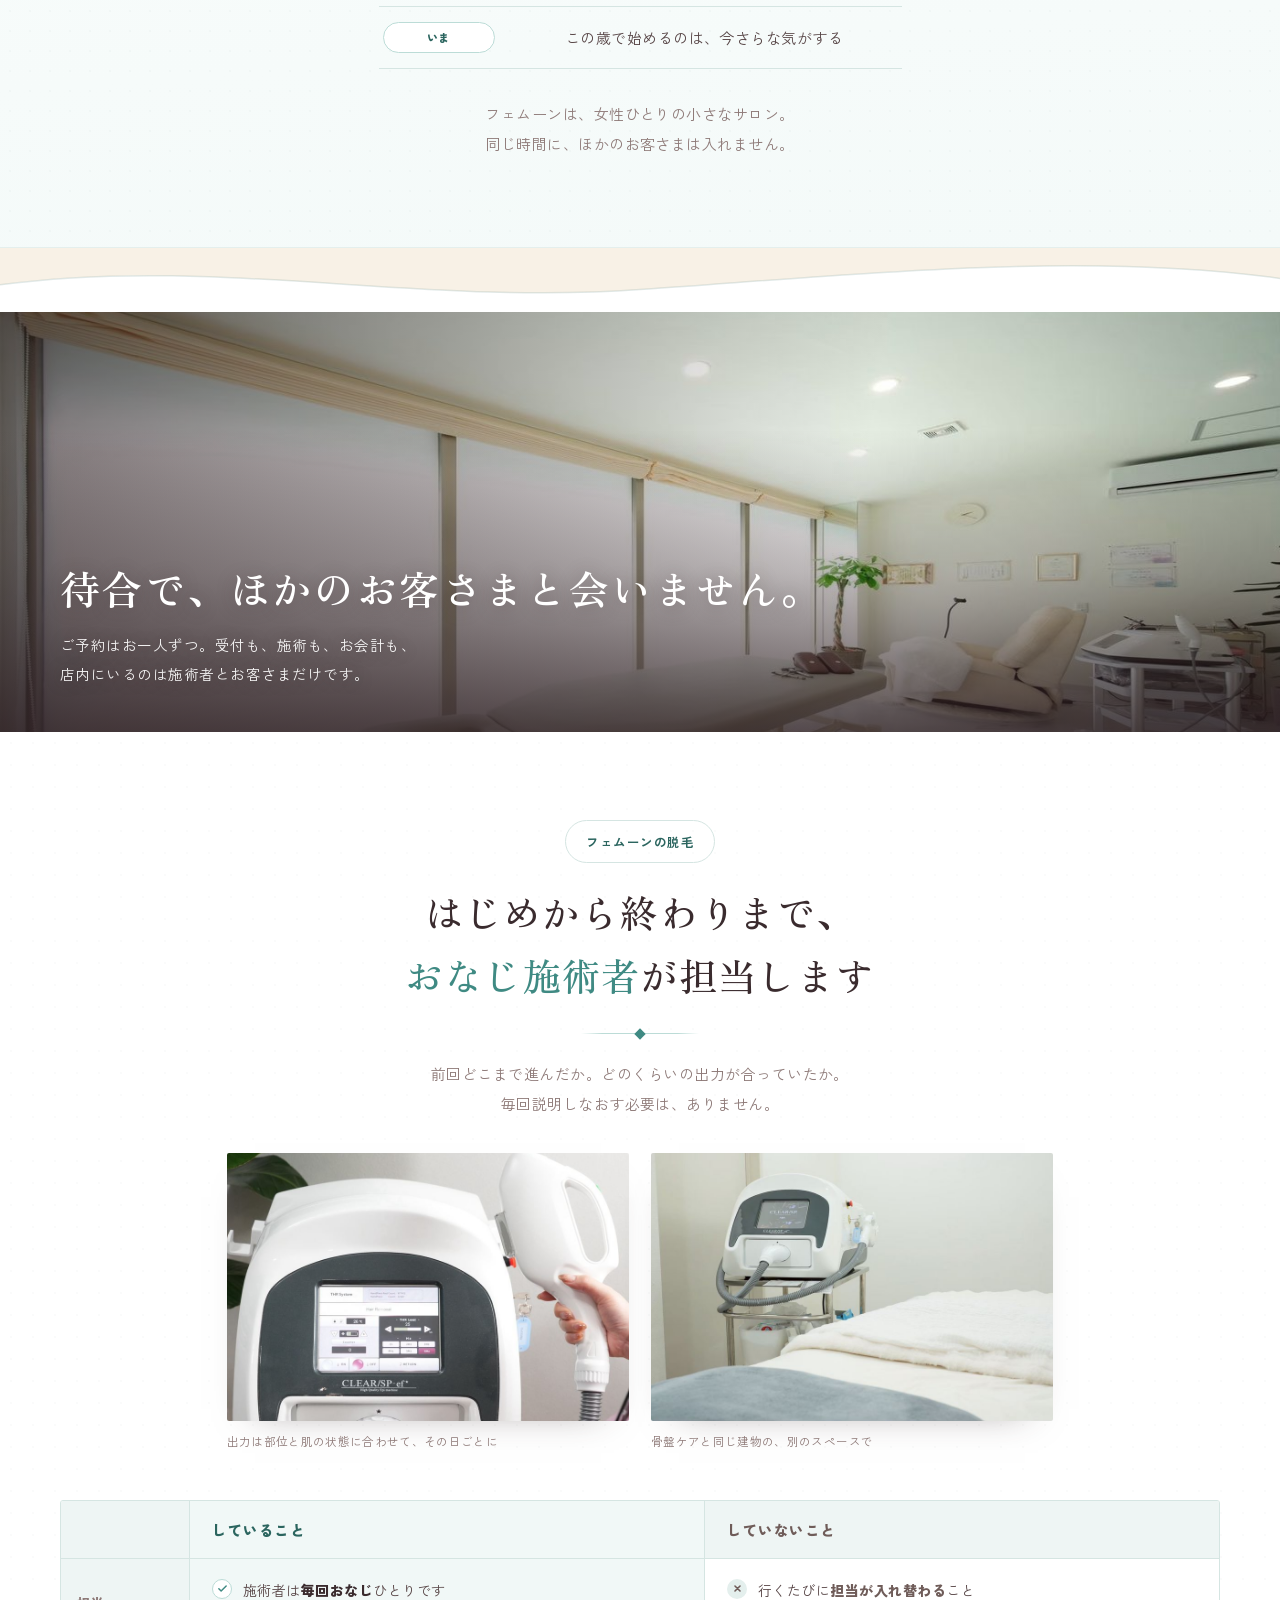
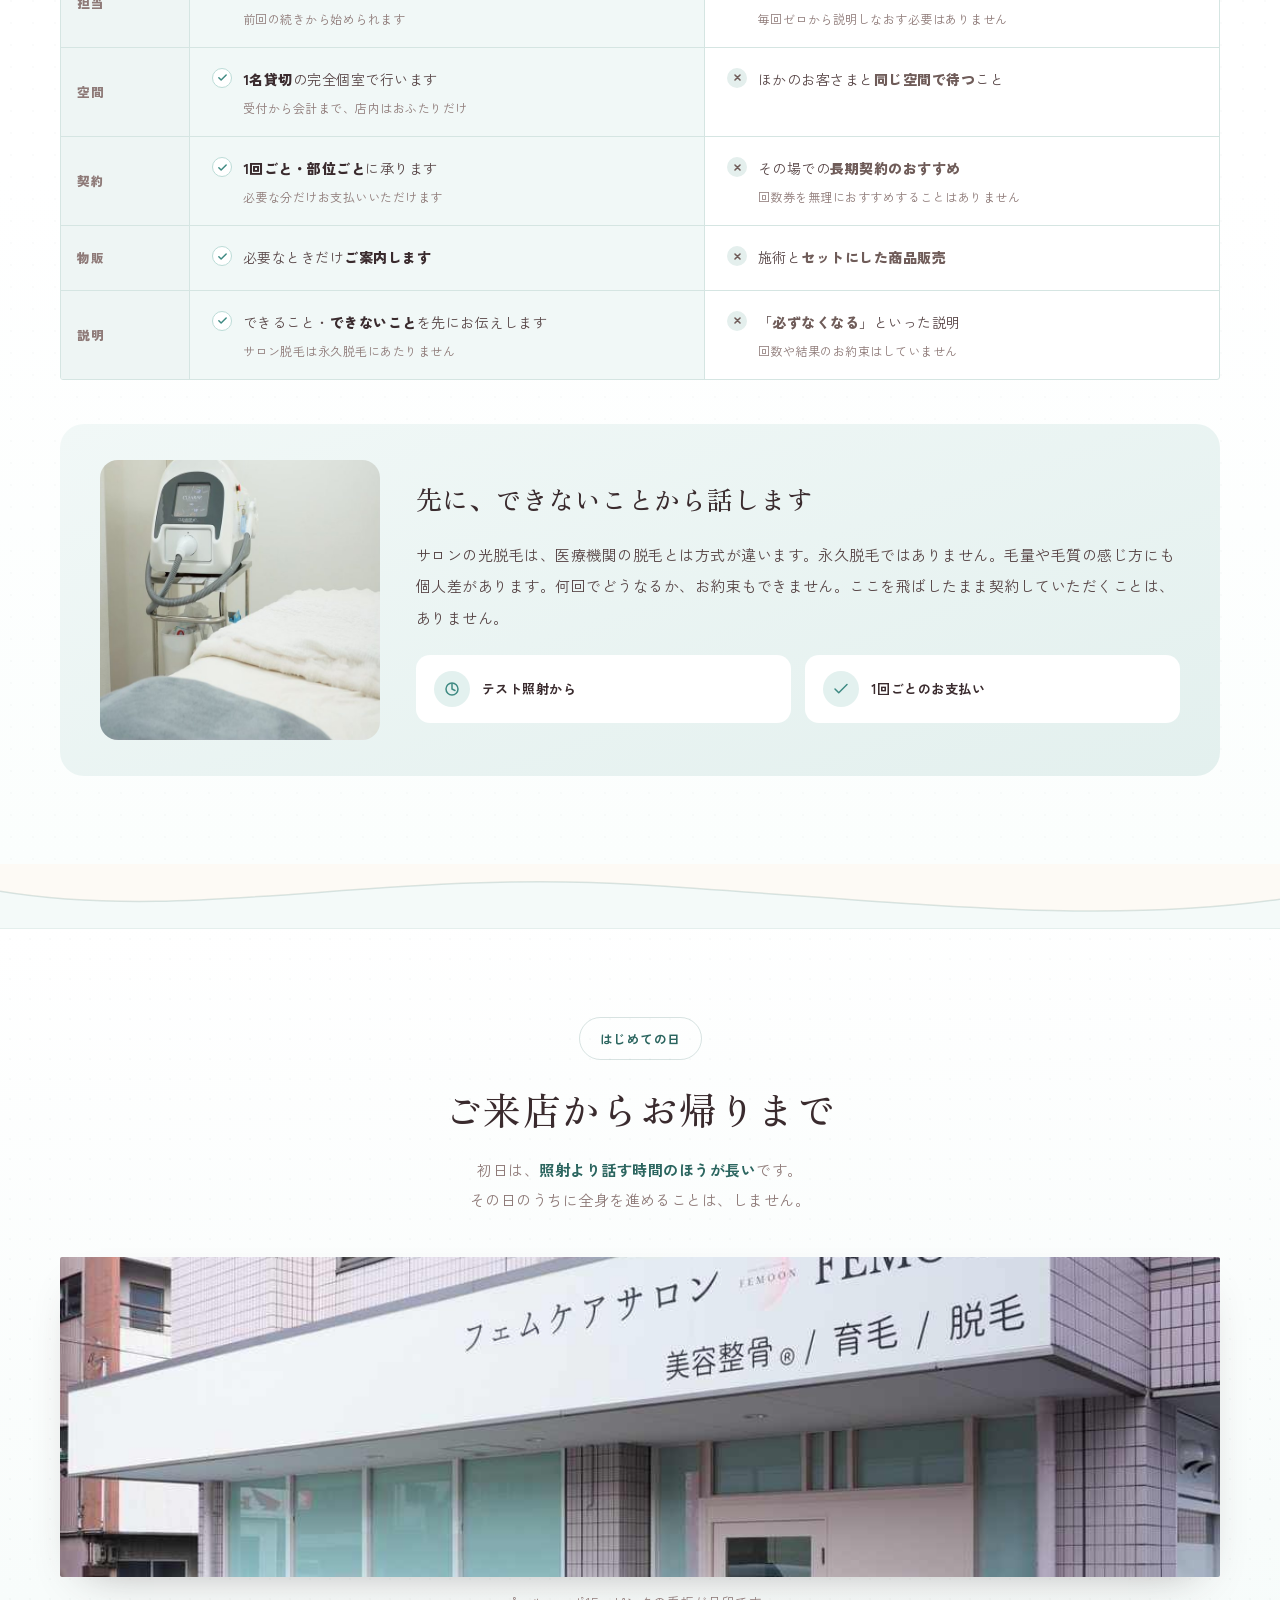
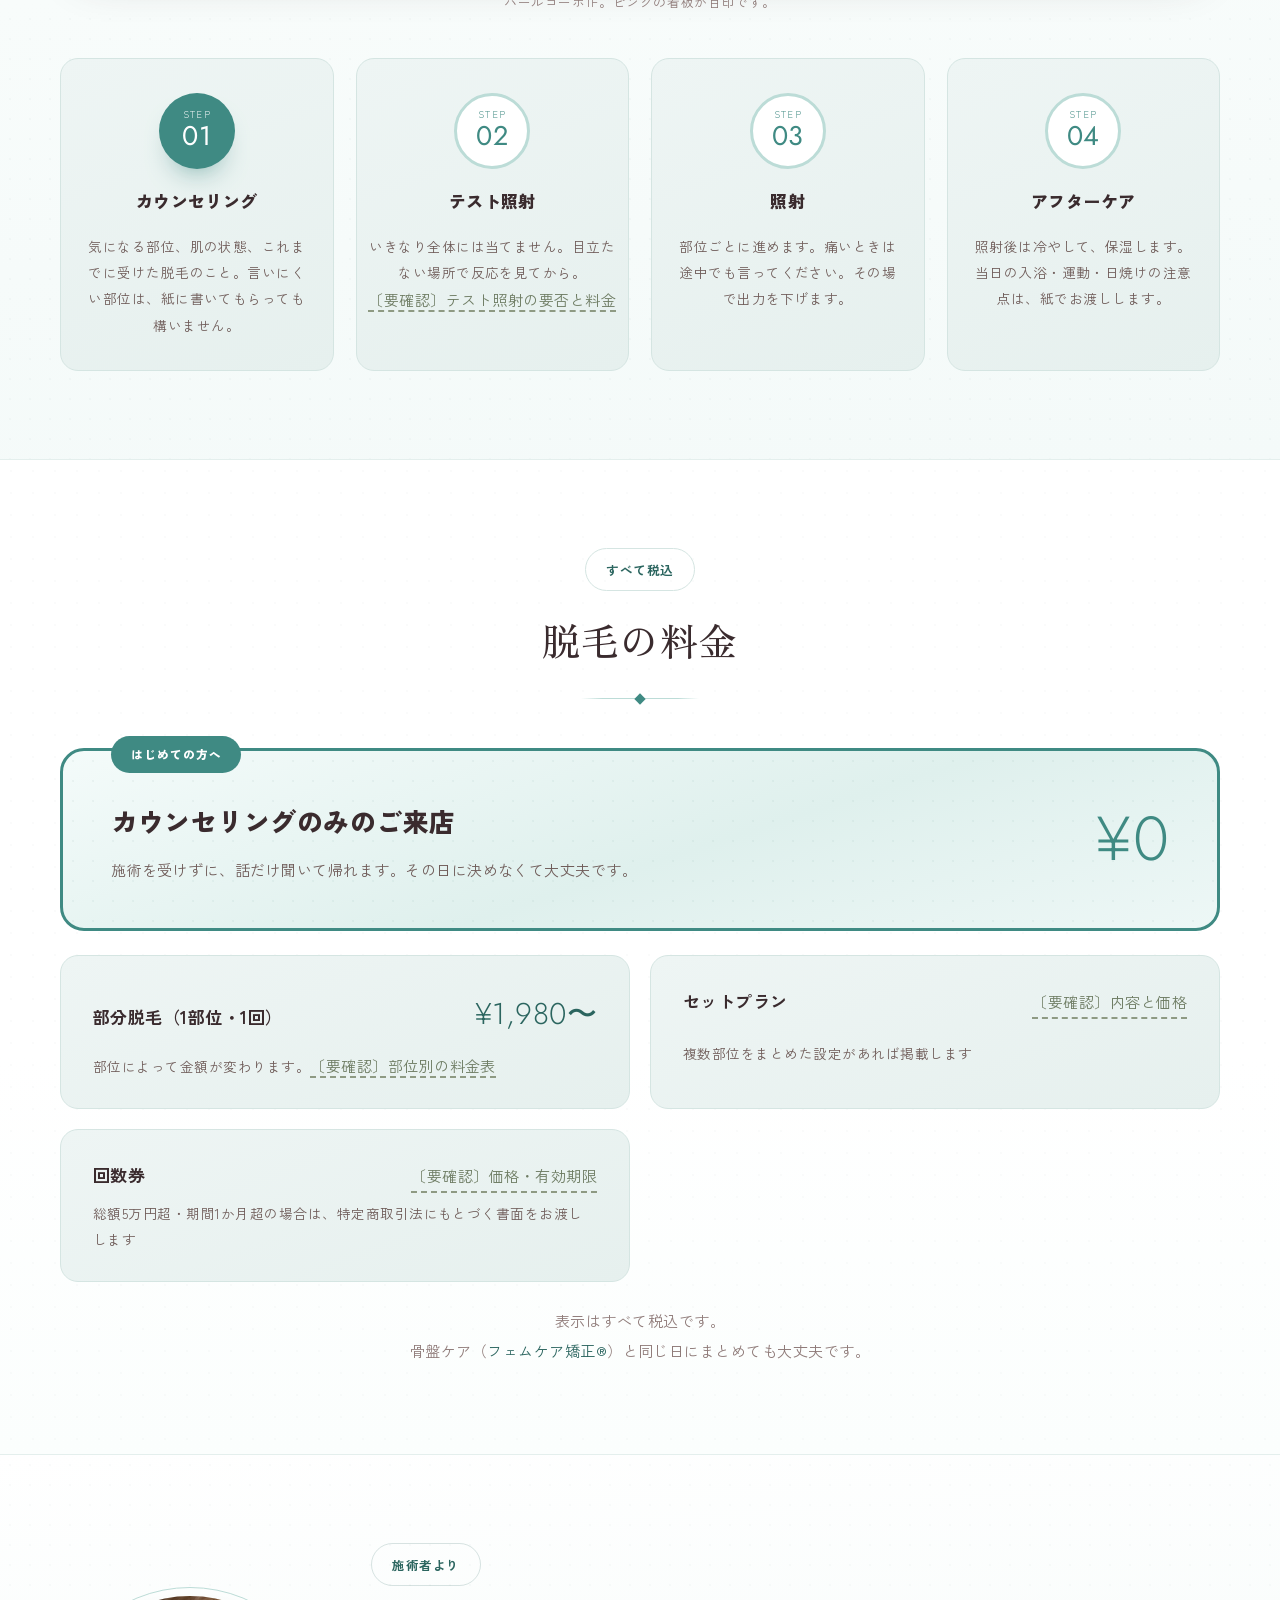
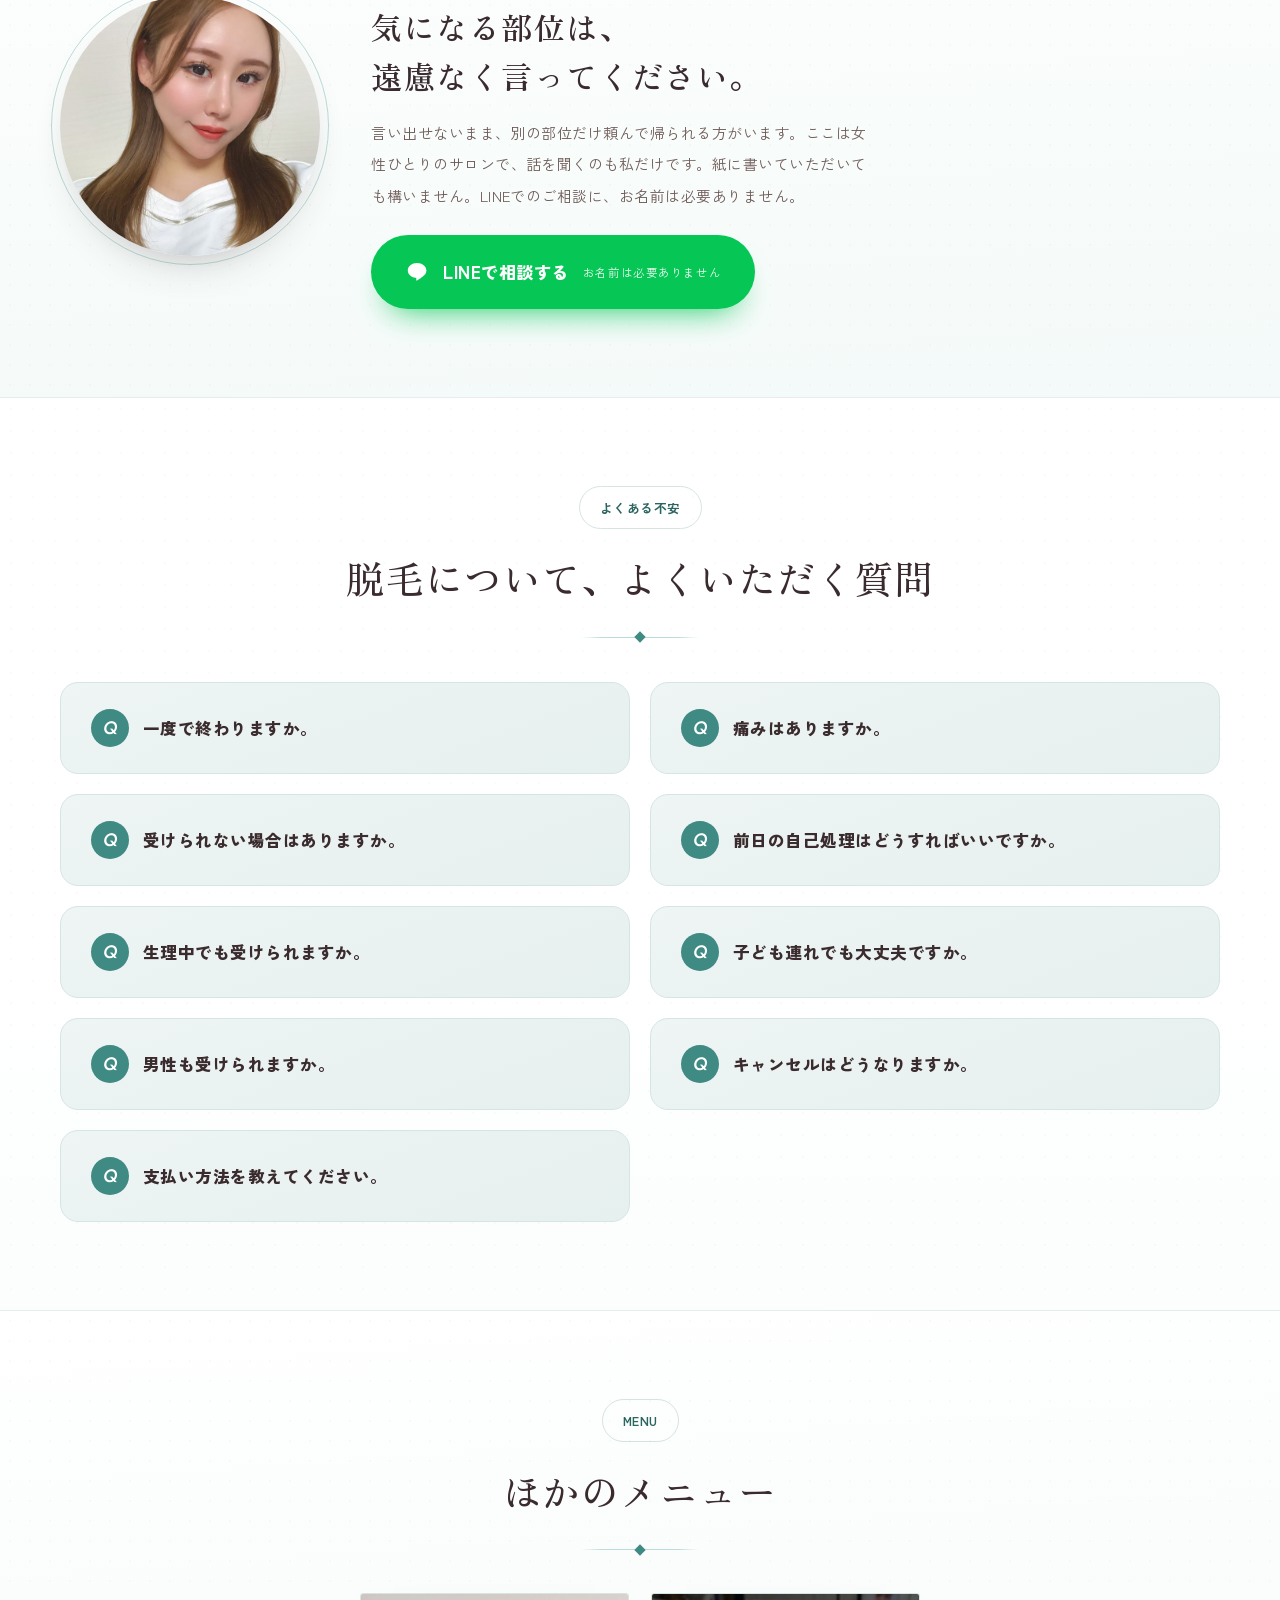
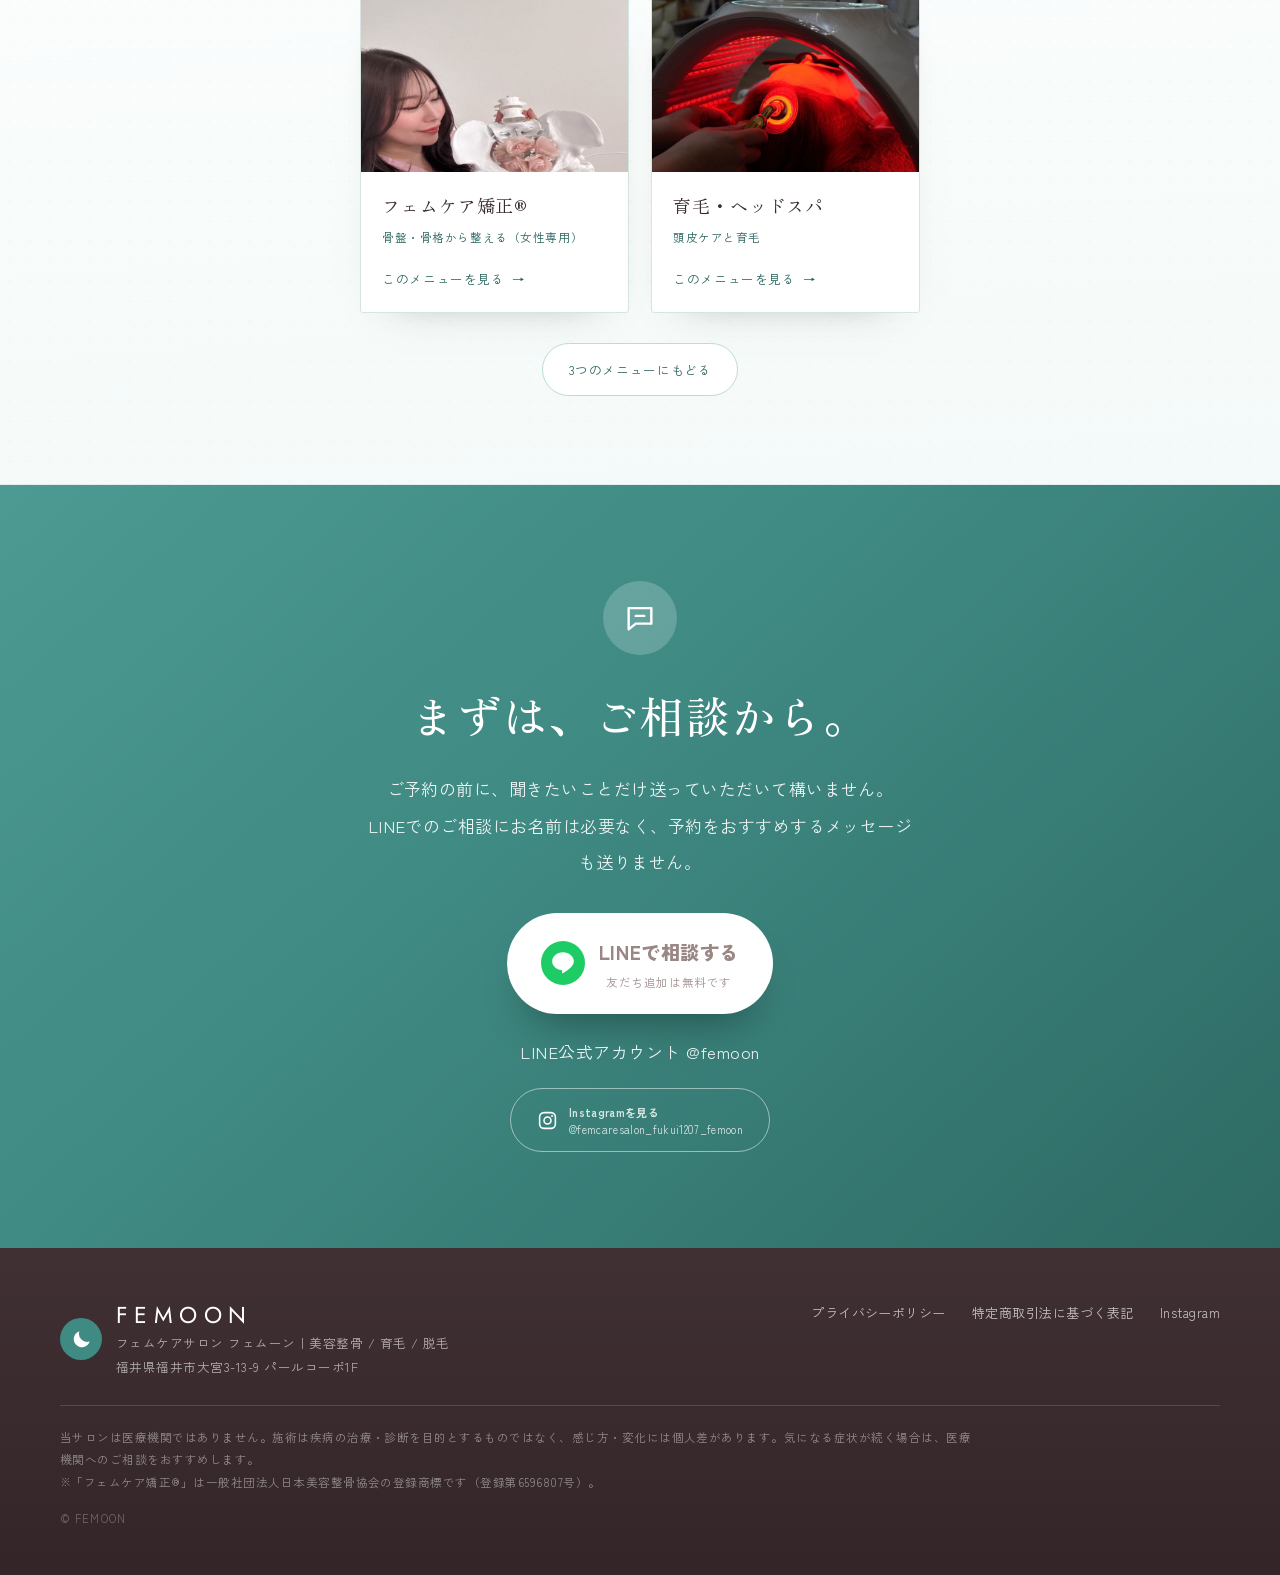
<file: datsumo/index.html>
<!doctype html>
<html lang="ja">
<head>
<meta charset="utf-8">
<meta name="viewport" content="width=device-width, initial-scale=1">
<title>脱毛｜フェムケアサロン FEMOON（フェムーン）福井市大宮・完全個室</title>
<meta name="description" content="誰にも会わない、安心の脱毛。福井市大宮、完全個室・1名貸切の脱毛サロン。部位ごとに1回から、担当は毎回おなじ施術者です。男性のご来店も承ります。相談のみのご来店は無料。">
<link rel="canonical" href="https://femoon.skeleton-inc.jp/datsumo/">
<meta name="robots" content="noindex,nofollow"><!-- 公開確認中。サロン確認後に削除する -->
<meta property="og:type" content="article">
<meta property="og:title" content="脱毛｜フェムケアサロン FEMOON（フェムーン）福井市大宮・完全個室">
<meta property="og:description" content="誰にも会わない、安心の脱毛。福井市大宮、完全個室・1名貸切。部位ごとに1回から、担当は毎回おなじ施術者です。男性のご来店も承ります。">
<meta property="og:image" content="https://femoon.skeleton-inc.jp/assets/storefront.jpg">
<meta property="og:locale" content="ja_JP">
<meta name="twitter:card" content="summary_large_image">
<meta name="theme-color" content="#3F8A83">
<link rel="preconnect" href="https://fonts.googleapis.com">
<link rel="preconnect" href="https://fonts.gstatic.com" crossorigin>
<link rel="stylesheet" href="https://fonts.googleapis.com/css2?family=Zen+Old+Mincho:wght@400;500;600&family=Zen+Kaku+Gothic+New:wght@400;500;700;900&family=Jost:wght@300;400;500;600&display=swap">
<link rel="stylesheet" href="../assets/style.css">
<script type="application/ld+json">
{"@context":"https://schema.org","@type":"BreadcrumbList","itemListElement":[
{"@type":"ListItem","position":1,"name":"ホーム","item":"https://femoon.skeleton-inc.jp/"},
{"@type":"ListItem","position":2,"name":"脱毛","item":"https://femoon.skeleton-inc.jp/datsumo/"}]}
</script>
</head>
<body class="t-datsumo">

<header class="site-head">
  <div class="wrap">
    <a class="brand" href="../">
      <span class="brand-mark"><svg width="23" height="23" viewBox="0 0 24 24" fill="#fff"><path d="M20.5 14.2A8.5 8.5 0 0 1 9.8 3.5a8.5 8.5 0 1 0 10.7 10.7z"/></svg></span>
      <span class="brand-txt"><span class="brand-en">FEMOON</span><span class="brand-ja">フェムケアサロン・福井市大宮</span></span>
    </a>
    <nav class="nav">
      <a href="../">メニュー</a>
      <a href="../femcare/">フェムケア矯正</a>
      <a href="../datsumo/">脱毛</a>
      <a href="../ikumo/">育毛</a>
      <a href="../#access">アクセス</a>
      <a class="btn-line" href="#line"><svg width="17" height="17" viewBox="0 0 24 24" fill="currentColor"><path d="M12 2C6.48 2 2 5.73 2 10.32c0 4.1 3.55 7.54 8.35 8.2.32.07.77.22.88.5.1.25.07.65.03.9l-.14.85c-.04.25-.2.98.86.53 1.06-.44 5.7-3.36 7.78-5.75C21.1 13.9 22 12.2 22 10.32 22 5.73 17.52 2 12 2z"/></svg><span><b>LINEで相談</b></span></a>
    </nav>
  </div>
</header>

<section class="sub-hero" id="top">
  <img src="../assets/dm-room2.jpg" alt="脱毛の施術を行う個室。チェアと脱毛機" fetchpriority="high">
  <div class="wrap">
    <div class="sub-hero-in">
      <p class="crumb"><a href="../">ホーム</a>　/　脱毛</p>
      <span class="badge" style="margin-top:14px"><i></i>福井市大宮・完全個室・1名貸切</span>
      <h1>誰にも会わない、<br>安心の脱毛。</h1>
      <span class="hero-rule" aria-hidden="true"></span>
      <p class="hero-sub">完全個室の1名貸切。受付から会計まで、ほかのお客さまと会いません。<br class="sp-br">部位ごとに1回から。担当は毎回おなじ施術者です。</p>
      <ul class="hero-facts">
        <li><b>1名貸切</b><span>完全個室</span></li>
        <li><b>1回から</b><span>まとめ契約なし</span></li>
        <li><b>担当は1人</b><span>毎回おなじ</span></li>
      </ul>
      <div class="hero-cta">
        <a class="btn-line" href="#line">
          <svg width="26" height="26" viewBox="0 0 24 24" fill="currentColor"><path d="M12 2C6.48 2 2 5.73 2 10.32c0 4.1 3.55 7.54 8.35 8.2.32.07.77.22.88.5.1.25.07.65.03.9l-.14.85c-.04.25-.2.98.86.53 1.06-.44 5.7-3.36 7.78-5.75C21.1 13.9 22 12.2 22 10.32 22 5.73 17.52 2 12 2z"/></svg>
          <span><b>LINEで相談する</b><span>お名前は必要ありません</span></span>
        </a>
        <a class="btn-ghost-w" href="#price">部分脱毛 ¥1,980〜</a>
      </div>
      <p class="hero-note"><span class="hero-stars" aria-hidden="true">★★★★★</span>ホットペッパービューティー 口コミ 5.00（14件）</p>
    </div>
  </div>
</section>

<div class="wv wv--from-white"><svg viewBox="0 0 1440 80" preserveAspectRatio="none" aria-hidden="true"><path d="M0,34 C220,74 430,6 720,26 C1010,46 1230,78 1440,44 L1440,80 L0,80 Z" fill="currentColor"/><path d="M0,34 C220,74 430,6 720,26 C1010,46 1230,78 1440,44" fill="none" stroke="rgba(var(--pink-deep-rgb),.16)" stroke-width="1.5" vector-effect="non-scaling-stroke"/></svg></div>

<section class="sec sec--beige" id="worries">
  <div class="wrap center">
    <span class="eyebrow">よく聞く話</span>
    <h2 class="h2" style="margin-top:18px">脱毛そのものより、<br><em>お店選び</em>で迷っていませんか</h2>
    <span class="rule"></span>
    <p class="lead" style="margin-top:20px">どこを脱毛したいかは、たいてい先に決まっています。<br>決まらないのは、どのお店に行くか。<br>実際にご来店される方が言われるのは、こんなことです。</p>
    <ul class="wor-list" style="max-width:780px;margin:38px auto 0">
      <li><span class="wl-tag">待合</span><span class="wl-txt">待合で知り合いに会いそうで、落ち着かない</span></li>
      <li><span class="wl-tag">部位</span><span class="wl-txt">本当は頼みたい部位があるのに、切り出せなかった</span></li>
      <li><span class="wl-tag">契約</span><span class="wl-txt">何十回分の契約をすすめられるのが、どうしても苦手</span></li>
      <li><span class="wl-tag">担当</span><span class="wl-txt">行くたび担当が変わって、また一から説明するのが面倒</span></li>
      <li><span class="wl-tag">年齢</span><span class="wl-txt">若い人ばかりの店内で、自分だけ浮きそう</span></li>
      <li><span class="wl-tag">いま</span><span class="wl-txt">この歳で始めるのは、今さらな気がする</span></li>
    </ul>
    <p class="lead" style="margin-top:30px">フェムーンは、女性ひとりの小さなサロン。<br>同じ時間に、ほかのお客さまは入れません。</p>
  </div>
</section>

<div class="wv wv--from-beige"><svg viewBox="0 0 1440 80" preserveAspectRatio="none" aria-hidden="true"><path d="M0,46 C240,10 470,72 720,52 C980,32 1220,4 1440,38 L1440,80 L0,80 Z" fill="currentColor"/><path d="M0,46 C240,10 470,72 720,52 C980,32 1220,4 1440,38" fill="none" stroke="rgba(var(--pink-deep-rgb),.14)" stroke-width="1.5" vector-effect="non-scaling-stroke"/></svg></div>

<section class="band">
  <img src="../assets/dm-band.jpg" alt="窓から光が入る、明るい施術スペース" loading="lazy">
  <div class="band-in">
    <p class="band-lead">待合で、ほかのお客さまと会いません。</p>
    <p class="band-sub">ご予約はお一人ずつ。受付も、施術も、お会計も、<br>店内にいるのは施術者とお客さまだけです。</p>
  </div>
</section>

<section class="sec sec--white" id="about">
  <div class="wrap center">
    <span class="eyebrow">フェムーンの脱毛</span>
    <h2 class="h2" style="margin-top:18px">はじめから終わりまで、<br><em>おなじ施術者</em>が担当します</h2>
    <span class="rule"></span>
    <p class="lead" style="margin-top:20px">前回どこまで進んだか。どのくらいの出力が合っていたか。<br>毎回説明しなおす必要は、ありません。</p>
    <div class="duo" style="max-width:920px;margin-left:auto;margin-right:auto">
      <figure><img src="../assets/dm-machine.jpg" alt="サロンに設置している業務用の脱毛機" loading="lazy"><figcaption>出力は部位と肌の状態に合わせて、その日ごとに</figcaption></figure>
      <figure><img src="../assets/dm-room.jpg" alt="施術ベッドと脱毛機" loading="lazy"><figcaption>骨盤ケアと同じ建物の、別のスペースで</figcaption></figure>
    </div>

    <div class="cmp">
      <div class="cmp-head">
        <span></span>
        <span class="cmp-h cmp-h--do">していること</span>
        <span class="cmp-h cmp-h--no">していないこと</span>
      </div>
      <div class="cmp-row">
        <span class="cmp-key">担当</span>
        <div class="cmp-cell cmp-do"><i aria-hidden="true"><svg viewBox="0 0 24 24" fill="none" stroke="currentColor" stroke-width="3.2" stroke-linecap="round" stroke-linejoin="round"><path d="M4 12.5l5 5L20 6.5"/></svg></i><p>施術者は<b>毎回おなじ</b>ひとりです<small>前回の続きから始められます</small></p></div>
        <div class="cmp-cell cmp-no"><i aria-hidden="true"><svg viewBox="0 0 24 24" fill="none" stroke="currentColor" stroke-width="3.4" stroke-linecap="round"><path d="M6.5 6.5l11 11M17.5 6.5l-11 11"/></svg></i><p>行くたびに<b>担当が入れ替わる</b>こと<small>毎回ゼロから説明しなおす必要はありません</small></p></div>
      </div>
      <div class="cmp-row">
        <span class="cmp-key">空間</span>
        <div class="cmp-cell cmp-do"><i aria-hidden="true"><svg viewBox="0 0 24 24" fill="none" stroke="currentColor" stroke-width="3.2" stroke-linecap="round" stroke-linejoin="round"><path d="M4 12.5l5 5L20 6.5"/></svg></i><p><b>1名貸切</b>の完全個室で行います<small>受付から会計まで、店内はおふたりだけ</small></p></div>
        <div class="cmp-cell cmp-no"><i aria-hidden="true"><svg viewBox="0 0 24 24" fill="none" stroke="currentColor" stroke-width="3.4" stroke-linecap="round"><path d="M6.5 6.5l11 11M17.5 6.5l-11 11"/></svg></i><p>ほかのお客さまと<b>同じ空間で待つ</b>こと</p></div>
      </div>
      <div class="cmp-row">
        <span class="cmp-key">契約</span>
        <div class="cmp-cell cmp-do"><i aria-hidden="true"><svg viewBox="0 0 24 24" fill="none" stroke="currentColor" stroke-width="3.2" stroke-linecap="round" stroke-linejoin="round"><path d="M4 12.5l5 5L20 6.5"/></svg></i><p><b>1回ごと・部位ごと</b>に承ります<small>必要な分だけお支払いいただけます</small></p></div>
        <div class="cmp-cell cmp-no"><i aria-hidden="true"><svg viewBox="0 0 24 24" fill="none" stroke="currentColor" stroke-width="3.4" stroke-linecap="round"><path d="M6.5 6.5l11 11M17.5 6.5l-11 11"/></svg></i><p>その場での<b>長期契約のおすすめ</b><small>回数券を無理におすすめすることはありません</small></p></div>
      </div>
      <div class="cmp-row">
        <span class="cmp-key">物販</span>
        <div class="cmp-cell cmp-do"><i aria-hidden="true"><svg viewBox="0 0 24 24" fill="none" stroke="currentColor" stroke-width="3.2" stroke-linecap="round" stroke-linejoin="round"><path d="M4 12.5l5 5L20 6.5"/></svg></i><p>必要なときだけ<b>ご案内します</b></p></div>
        <div class="cmp-cell cmp-no"><i aria-hidden="true"><svg viewBox="0 0 24 24" fill="none" stroke="currentColor" stroke-width="3.4" stroke-linecap="round"><path d="M6.5 6.5l11 11M17.5 6.5l-11 11"/></svg></i><p>施術と<b>セットにした商品販売</b></p></div>
      </div>
      <div class="cmp-row">
        <span class="cmp-key">説明</span>
        <div class="cmp-cell cmp-do"><i aria-hidden="true"><svg viewBox="0 0 24 24" fill="none" stroke="currentColor" stroke-width="3.2" stroke-linecap="round" stroke-linejoin="round"><path d="M4 12.5l5 5L20 6.5"/></svg></i><p>できること・<b>できないこと</b>を先にお伝えします<small>サロン脱毛は永久脱毛にあたりません</small></p></div>
        <div class="cmp-cell cmp-no"><i aria-hidden="true"><svg viewBox="0 0 24 24" fill="none" stroke="currentColor" stroke-width="3.4" stroke-linecap="round"><path d="M6.5 6.5l11 11M17.5 6.5l-11 11"/></svg></i><p>「<b>必ずなくなる</b>」といった説明<small>回数や結果のお約束はしていません</small></p></div>
      </div>
    </div>

    <div class="why" style="margin-top:44px">
      <img src="../assets/dm-why.jpg" alt="脱毛機を置いた施術スペース" loading="lazy">
      <div style="text-align:left">
        <h3>先に、できないことから話します</h3>
        <p>サロンの光脱毛は、医療機関の脱毛とは方式が違います。永久脱毛ではありません。毛量や毛質の感じ方にも個人差があります。何回でどうなるか、お約束もできません。ここを飛ばしたまま契約していただくことは、ありません。</p>
        <div class="why-3" style="grid-template-columns:repeat(2,minmax(0,1fr));margin-top:22px">
          <div><i><svg width="18" height="18" viewBox="0 0 24 24" fill="none" stroke="currentColor" stroke-width="2" stroke-linecap="round" stroke-linejoin="round" style="color:var(--pink)"><path d="M12 5v7l4 2"/><circle cx="12" cy="12" r="8"/></svg></i><span>テスト照射から</span></div>
          <div><i><svg width="18" height="18" viewBox="0 0 24 24" fill="none" stroke="currentColor" stroke-width="2" stroke-linecap="round" stroke-linejoin="round" style="color:var(--pink)"><path d="M20 6 9 17l-5-5"/></svg></i><span>1回ごとのお支払い</span></div>
        </div>
      </div>
    </div>
  </div>
</section>

<div class="wv wv--from-white"><svg viewBox="0 0 1440 80" preserveAspectRatio="none" aria-hidden="true"><path d="M0,34 C220,74 430,6 720,26 C1010,46 1230,78 1440,44 L1440,80 L0,80 Z" fill="currentColor"/><path d="M0,34 C220,74 430,6 720,26 C1010,46 1230,78 1440,44" fill="none" stroke="rgba(var(--pink-deep-rgb),.16)" stroke-width="1.5" vector-effect="non-scaling-stroke"/></svg></div>

<section class="sec sec--beige" id="flow">
  <div class="wrap center">
    <span class="eyebrow">はじめての日</span>
    <h2 class="h2" style="margin-top:18px">ご来店からお帰りまで</h2>
    <p class="lead" style="margin-top:14px">初日は、<strong style="color:var(--pink-deep)">照射より話す時間のほうが長い</strong>です。<br>その日のうちに全身を進めることは、しません。</p>
    <figure class="flow-fig">
      <img src="../assets/storefront.jpg" alt="フェムーンの入口" loading="lazy">
      <figcaption>パールコーポ1F。ピンクの看板が目印です。</figcaption>
    </figure>
    <div class="steps">
      <div class="step"><span class="no"><small>STEP</small><b>01</b></span><h4>カウンセリング</h4><p>気になる部位、肌の状態、これまでに受けた脱毛のこと。言いにくい部位は、紙に書いてもらっても構いません。</p></div>
      <div class="step"><span class="no"><small>STEP</small><b>02</b></span><h4>テスト照射</h4><p>いきなり全体には当てません。目立たない場所で反応を見てから。<span class="tbd">〔要確認〕テスト照射の要否と料金</span></p></div>
      <div class="step"><span class="no"><small>STEP</small><b>03</b></span><h4>照射</h4><p>部位ごとに進めます。痛いときは途中でも言ってください。その場で出力を下げます。</p></div>
      <div class="step"><span class="no"><small>STEP</small><b>04</b></span><h4>アフターケア</h4><p>照射後は冷やして、保湿します。当日の入浴・運動・日焼けの注意点は、紙でお渡しします。</p></div>
    </div>
  </div>
</section>

<section class="sec sec--white" id="price">
  <div class="wrap center">
    <span class="eyebrow">すべて税込</span>
    <h2 class="h2" style="margin-top:18px">脱毛の料金</h2>
    <span class="rule"></span>
    <div class="price-hero">
      <span class="ribbon">はじめての方へ</span>
      <div class="price-hero-in">
        <div style="text-align:left">
          <h3>カウンセリングのみのご来店</h3>
          <p>施術を受けずに、話だけ聞いて帰れます。その日に決めなくて大丈夫です。</p>
        </div>
        <span class="price-tag"><b>¥0</b></span>
      </div>
    </div>
    <div class="price-grid" style="text-align:left">
      <div class="price-row"><span class="nm">部分脱毛（1部位・1回）</span><span class="val">¥1,980〜</span><span class="dsc">部位によって金額が変わります。<span class="tbd">〔要確認〕部位別の料金表</span></span></div>
      <div class="price-row"><span class="nm">セットプラン</span><span class="tbd">〔要確認〕内容と価格</span><span class="dsc">複数部位をまとめた設定があれば掲載します</span></div>
      <div class="price-row"><span class="nm">回数券</span><span class="tbd">〔要確認〕価格・有効期限</span><span class="dsc">総額5万円超・期間1か月超の場合は、特定商取引法にもとづく書面をお渡しします</span></div>
    </div>
    <p class="lead" style="margin-top:24px">表示はすべて税込です。<br>骨盤ケア（<a href="../femcare/" style="color:var(--pink-deep)">フェムケア矯正®</a>）と同じ日にまとめても大丈夫です。</p>
  </div>
</section>

<section class="sec sec--beige">
  <div class="wrap">
    <div class="askme">
      <div class="askme-fig">
        <img src="../assets/portrait2.jpg" alt="施術者 安西里帆" loading="lazy">
      </div>
      <div class="askme-body">
        <span class="eyebrow">施術者より</span>
        <p class="askme-lead">気になる部位は、<br>遠慮なく言ってください。</p>
        <p class="askme-txt">言い出せないまま、別の部位だけ頼んで帰られる方がいます。ここは女性ひとりのサロンで、話を聞くのも私だけです。紙に書いていただいても構いません。LINEでのご相談に、お名前は必要ありません。</p>
        <a class="btn-line" href="#line">
          <svg width="24" height="24" viewBox="0 0 24 24" fill="#fff" aria-hidden="true"><path d="M12 3C6.9 3 2.8 6.3 2.8 10.4c0 3.7 3.3 6.8 7.7 7.4.3.1.7.2.8.5.1.3.1.6 0 .9l-.1.8c0 .2-.2.9.8.5s5.4-3.2 7.4-5.4c1.3-1.4 2-2.9 2-4.7C21.4 6.3 17.2 3 12 3z"/></svg>
          <b>LINEで相談する</b><span>お名前は必要ありません</span>
        </a>
      </div>
    </div>
  </div>
</section>

<section class="sec sec--white" id="faq">
  <div class="wrap center">
    <span class="eyebrow">よくある不安</span>
    <h2 class="h2" style="margin-top:18px">脱毛について、よくいただく質問</h2>
    <span class="rule"></span>
    <div class="faq">
      <details><summary><i>Q</i><h4>一度で終わりますか。</h4></summary><p class="a">毛には生えかわりの周期があります。一度で全部、とはいきません。回数の目安は毛量・毛質・部位で変わるので、カウンセリングでお伝えします。「必ず何回で」というお約束はしていません。</p></details>
      <details><summary><i>Q</i><h4>痛みはありますか。</h4></summary><p class="a">感じ方は人それぞれです。出力は部位と肌の状態に合わせて下げられます。痛いときは途中でも言ってください。まずテスト照射で確かめてから進めます。</p></details>
      <details><summary><i>Q</i><h4>受けられない場合はありますか。</h4></summary><p class="a">日焼け直後、肌に炎症があるとき、妊娠中の方、お薬で光に反応しやすくなっている方。お受けできないことがあります。カウンセリングで確認します。<span class="tbd">〔要確認〕サロンの受け入れ基準</span></p></details>
      <details><summary><i>Q</i><h4>前日の自己処理はどうすればいいですか。</h4></summary><p class="a"><span class="tbd">〔要確認〕自己処理の方法とタイミング</span></p></details>
      <details><summary><i>Q</i><h4>生理中でも受けられますか。</h4></summary><p class="a">デリケートゾーンまわりの部位のみ、生理中はお受けできません。ほかの部位は通常どおりお受けいただけます。ご予約時にお知らせください。</p></details>
      <details><summary><i>Q</i><h4>子ども連れでも大丈夫ですか。</h4></summary><p class="a">お子さま連れで大丈夫です。完全個室の1名貸切なので、まわりの目は気にせずに。ご予約のときにお知らせください。</p></details>
      <details><summary><i>Q</i><h4>男性も受けられますか。</h4></summary><p class="a">脱毛は男性のご来店も承っています。完全個室の1名貸切ですので、ほかのお客さまと顔を合わせることはありません。骨盤ケア（フェムケア矯正®）のみ女性専用となります。<span class="tbd">〔要確認〕男性がお受けいただける部位の範囲と、男性の料金</span></p></details>
      <details><summary><i>Q</i><h4>キャンセルはどうなりますか。</h4></summary><p class="a">前日までのご予約の変更・キャンセルは無料です。当日のキャンセルは、回数券をお持ちの方は1回分の消費、それ以外のメニューは一律 ¥3,300 のキャンセル料を頂戴しています。</p></details>
      <details><summary><i>Q</i><h4>支払い方法を教えてください。</h4></summary><p class="a">現金と各種クレジットカード（Visa／Mastercard／JCB／American Express／Diners Club／UnionPay／Discover）がご利用いただけます。</p></details>
    </div>
  </div>
</section>

<section class="sec sec--beige">
  <div class="wrap center">
    <span class="eyebrow">MENU</span>
    <h2 class="h2" style="margin-top:18px">ほかのメニュー</h2>
    <span class="rule"></span>
    <div class="svc" style="grid-template-columns:repeat(2,minmax(0,1fr));max-width:760px;margin-left:auto;margin-right:auto">
      <a class="svc-card" href="../femcare/">
        <span class="svc-img"><img src="../assets/svc-femcare.jpg" alt="お洋服の上から骨盤まわりに手をあてる施術のようす" loading="lazy" width="720" height="480"></span>
        <span class="svc-body">
          <span class="svc-ttl">フェムケア矯正®</span>
          <span class="svc-sub">骨盤・骨格から整える（女性専用）</span>
          <span class="svc-go">このメニューを見る<i aria-hidden="true">→</i></span>
        </span>
      </a>
      <a class="svc-card" href="../ikumo/">
        <span class="svc-img"><img src="../assets/svc-ikumo.jpg" alt="頭皮に赤色LEDをあてている育毛メニューのようす" loading="lazy" width="720" height="480"></span>
        <span class="svc-body">
          <span class="svc-ttl">育毛・ヘッドスパ</span>
          <span class="svc-sub">頭皮ケアと育毛</span>
          <span class="svc-go">このメニューを見る<i aria-hidden="true">→</i></span>
        </span>
      </a>
    </div>
    <a class="sub-back" href="../">3つのメニューにもどる</a>
  </div>
</section>

<section class="cta" id="line">
  <div class="wrap">
    <span class="halo"><svg width="34" height="34" viewBox="0 0 24 24" fill="none" stroke="#fff" stroke-width="1.7" stroke-linecap="round" stroke-linejoin="round"><path d="M4 5h16v11H9l-5 4V5z"/><path d="M9 10.5h6"/></svg></span>
    <h2>まずは、ご相談から。</h2>
    <p>ご予約の前に、聞きたいことだけ送っていただいて構いません。<br>LINEでのご相談にお名前は必要なく、予約をおすすめするメッセージも送りません。</p>
    <a class="btn-line" href="https://lh-femoon-fukui.t3-5ty6.workers.dev/r/hp" target="_blank" rel="noopener"><span class="g"><svg width="26" height="26" viewBox="0 0 24 24" fill="#fff"><path d="M12 2C6.48 2 2 5.73 2 10.32c0 4.1 3.55 7.54 8.35 8.2.32.07.77.22.88.5.1.25.07.65.03.9l-.14.85c-.04.25-.2.98.86.53 1.06-.44 5.7-3.36 7.78-5.75C21.1 13.9 22 12.2 22 10.32 22 5.73 17.52 2 12 2z"/></svg></span><span><b>LINEで相談する</b><span>友だち追加は無料です</span></span></a>
    <p class="acct">LINE公式アカウント <a href="https://lh-femoon-fukui.t3-5ty6.workers.dev/r/hp" target="_blank" rel="noopener" style="color:inherit">@femoon</a></p>
    <div class="sns-row"><a class="btn-ig" href="https://www.instagram.com/femcaresalon_fukui1207_femoon/" target="_blank" rel="noopener"><svg viewBox="0 0 24 24" fill="none" stroke="currentColor" stroke-width="1.8" stroke-linecap="round" stroke-linejoin="round" aria-hidden="true"><rect x="3" y="3" width="18" height="18" rx="5"/><circle cx="12" cy="12" r="4"/><circle cx="17.2" cy="6.8" r="1.1" fill="currentColor" stroke="none"/></svg><span class="ig-txt"><b>Instagramを見る</b><span>@femcaresalon_fukui1207_femoon</span></span></a></div>
  </div>
</section>

<footer class="foot">
  <div class="wrap">
    <div class="foot-top">
      <div class="brand">
        <span class="brand-mark"><svg width="23" height="23" viewBox="0 0 24 24" fill="#fff"><path d="M20.5 14.2A8.5 8.5 0 0 1 9.8 3.5a8.5 8.5 0 1 0 10.7 10.7z"/></svg></span>
        <span class="brand-txt"><span class="brand-en">FEMOON</span><span class="foot-addr">フェムケアサロン フェムーン｜美容整骨 / 育毛 / 脱毛<br>福井県福井市大宮3-13-9 パールコーポ1F</span></span>
      </div>
      <nav class="foot-nav">
        <a href="../privacy.html">プライバシーポリシー</a>
        <a href="../tokushoho.html">特定商取引法に基づく表記</a>
        <a href="https://www.instagram.com/femcaresalon_fukui1207_femoon/" target="_blank" rel="noopener">Instagram</a>
      </nav>
    </div>
    <p class="foot-legal">当サロンは医療機関ではありません。施術は疾病の治療・診断を目的とするものではなく、感じ方・変化には個人差があります。気になる症状が続く場合は、医療機関へのご相談をおすすめします。<br>※「フェムケア矯正®」は一般社団法人日本美容整骨協会の登録商標です（登録第6596807号）。</p>
    <p class="foot-cr">© FEMOON</p>
  </div>
</footer>

<div class="sticky">
  <a class="btn-line" href="#line"><svg width="19" height="19" viewBox="0 0 24 24" fill="currentColor"><path d="M12 2C6.48 2 2 5.73 2 10.32c0 4.1 3.55 7.54 8.35 8.2.32.07.77.22.88.5.1.25.07.65.03.9l-.14.85c-.04.25-.2.98.86.53 1.06-.44 5.7-3.36 7.78-5.75C21.1 13.9 22 12.2 22 10.32 22 5.73 17.52 2 12 2z"/></svg><span><b>LINEで相談する</b></span></a>
  <a class="alt" href="#price">料金を見る</a>
</div>

</body>
</html>
</file>
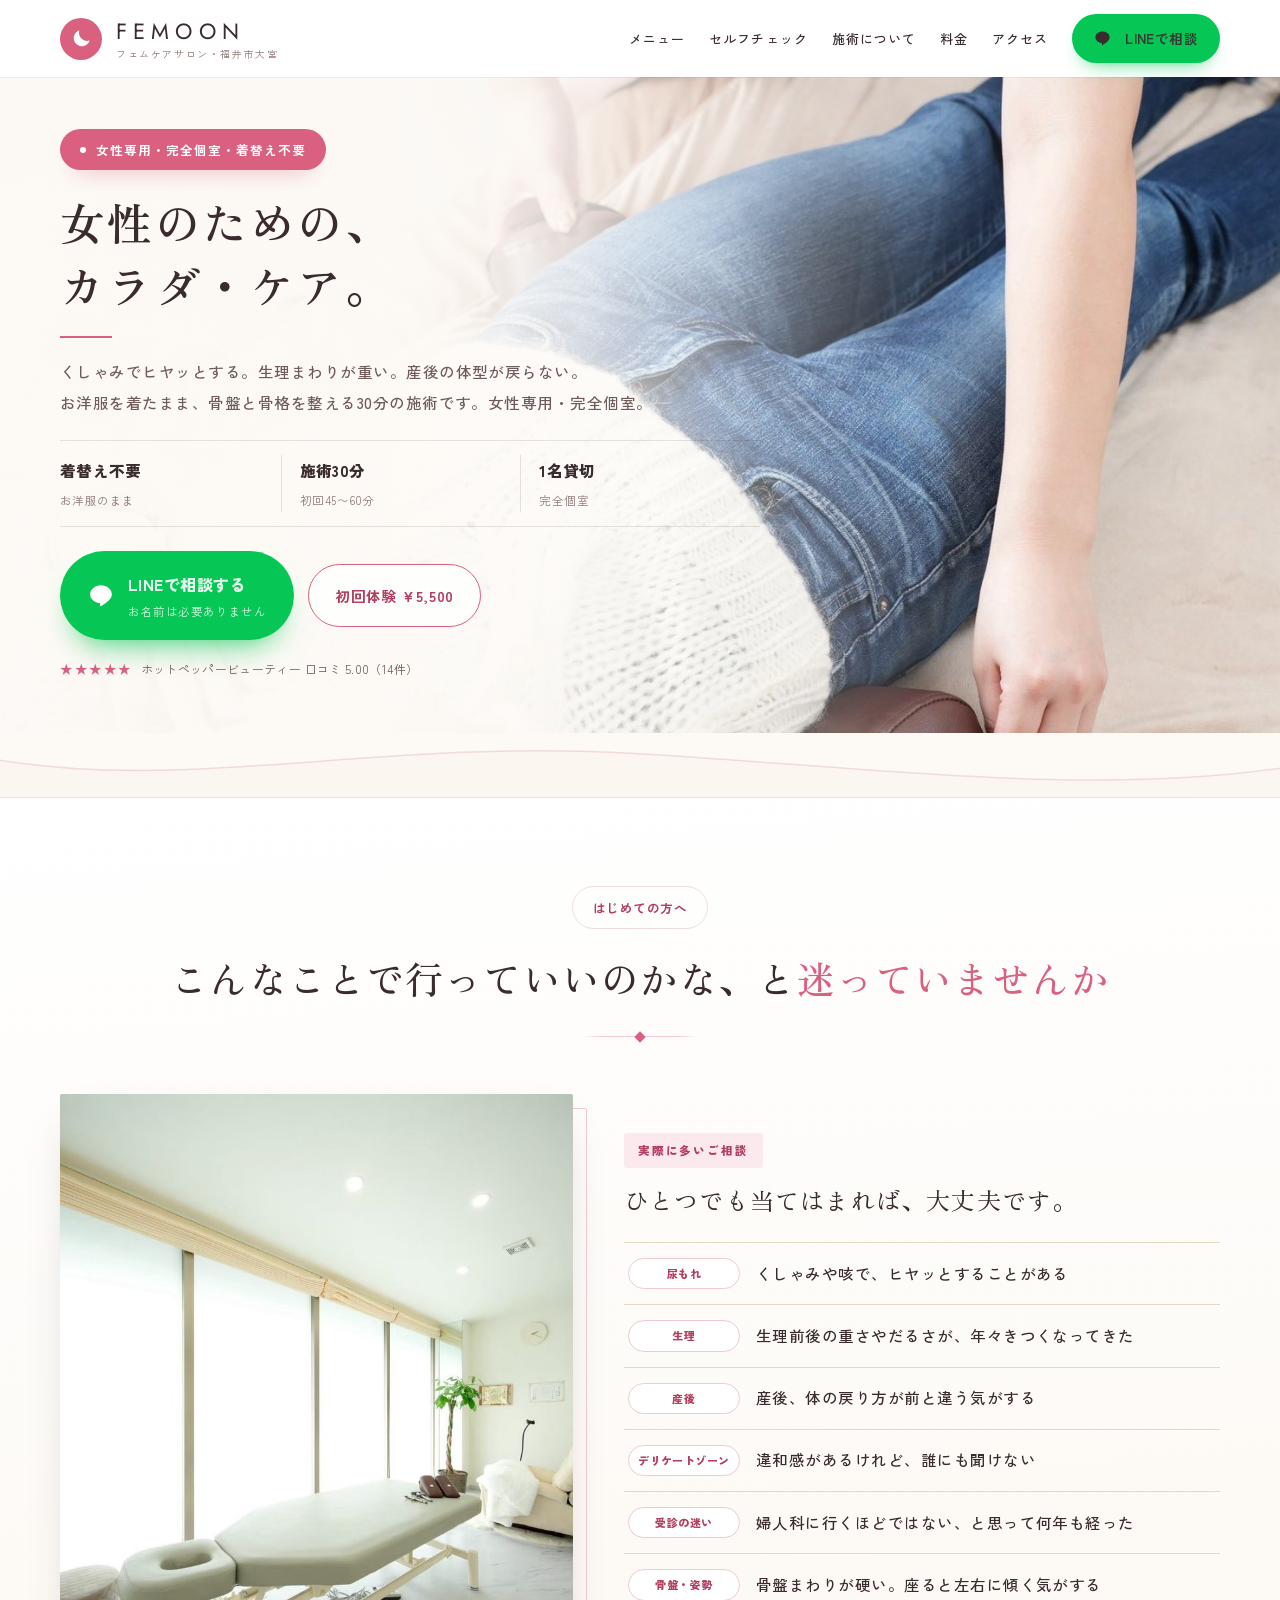
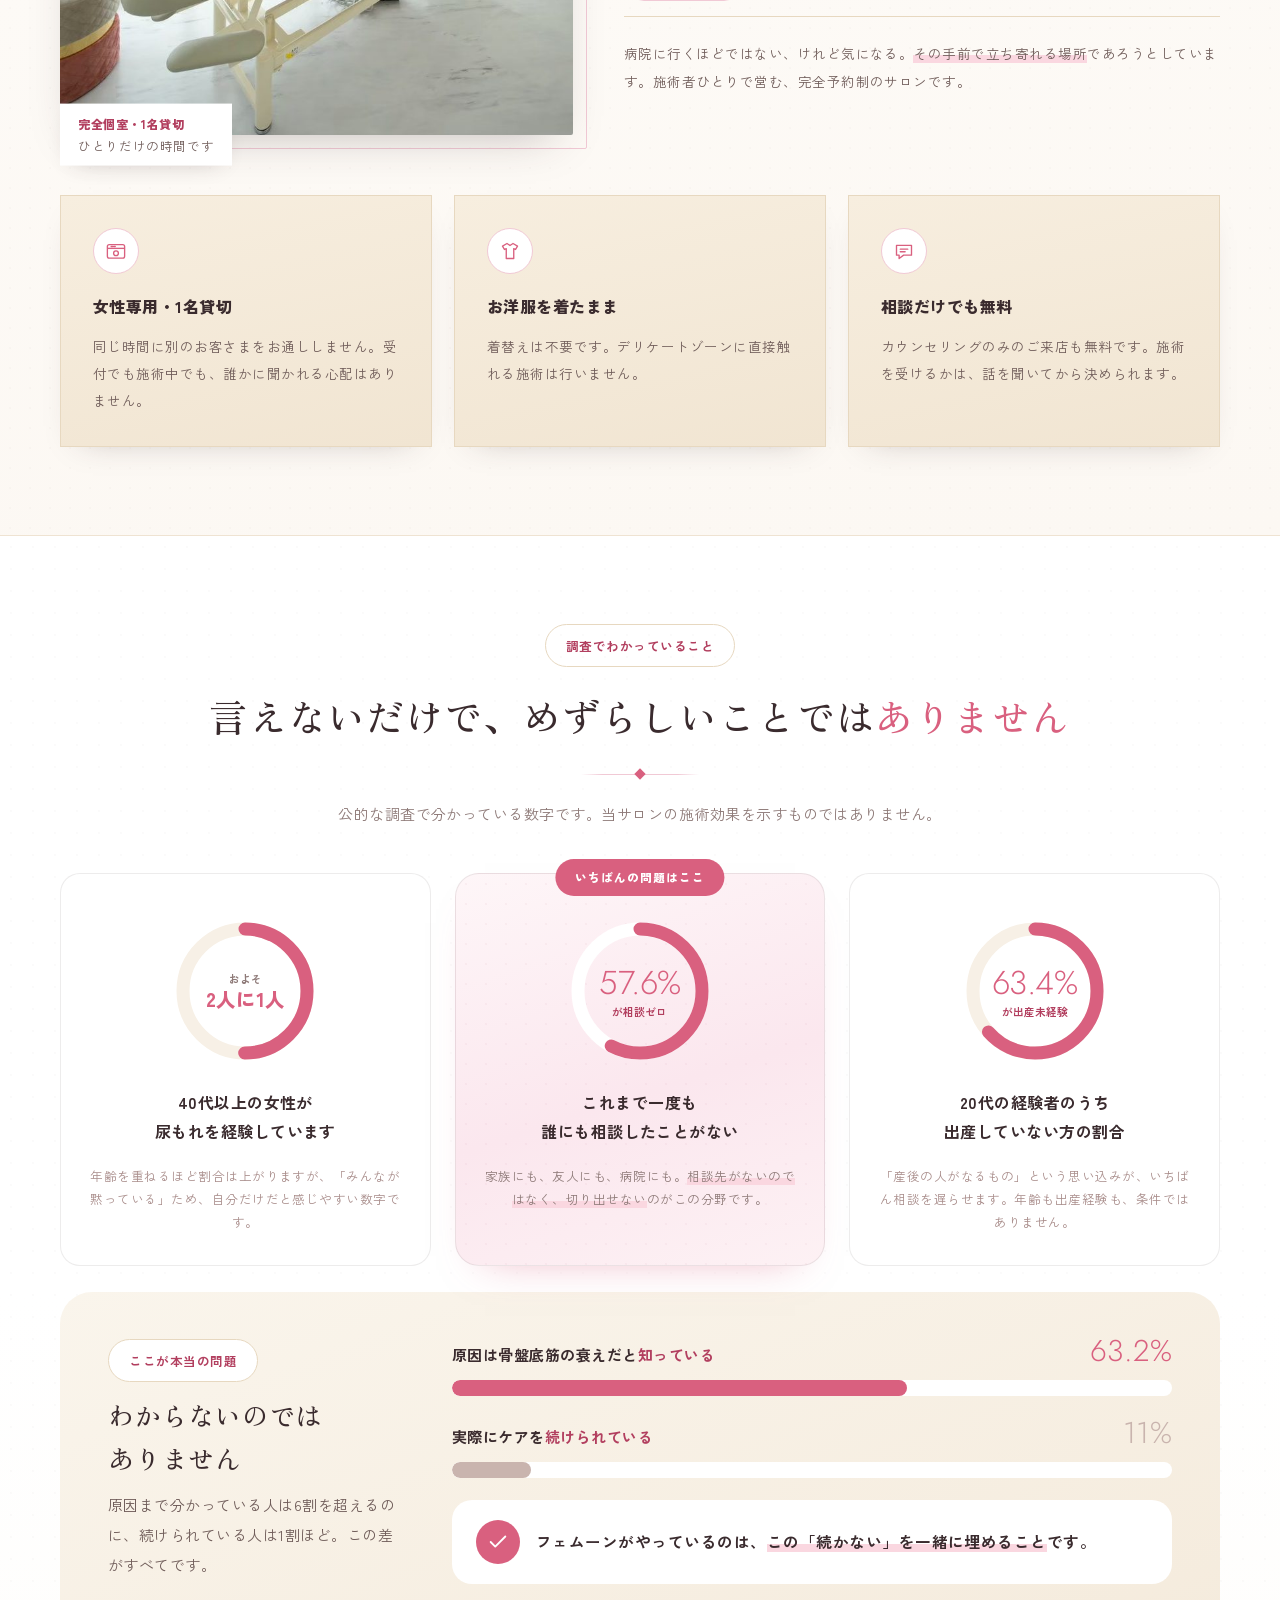
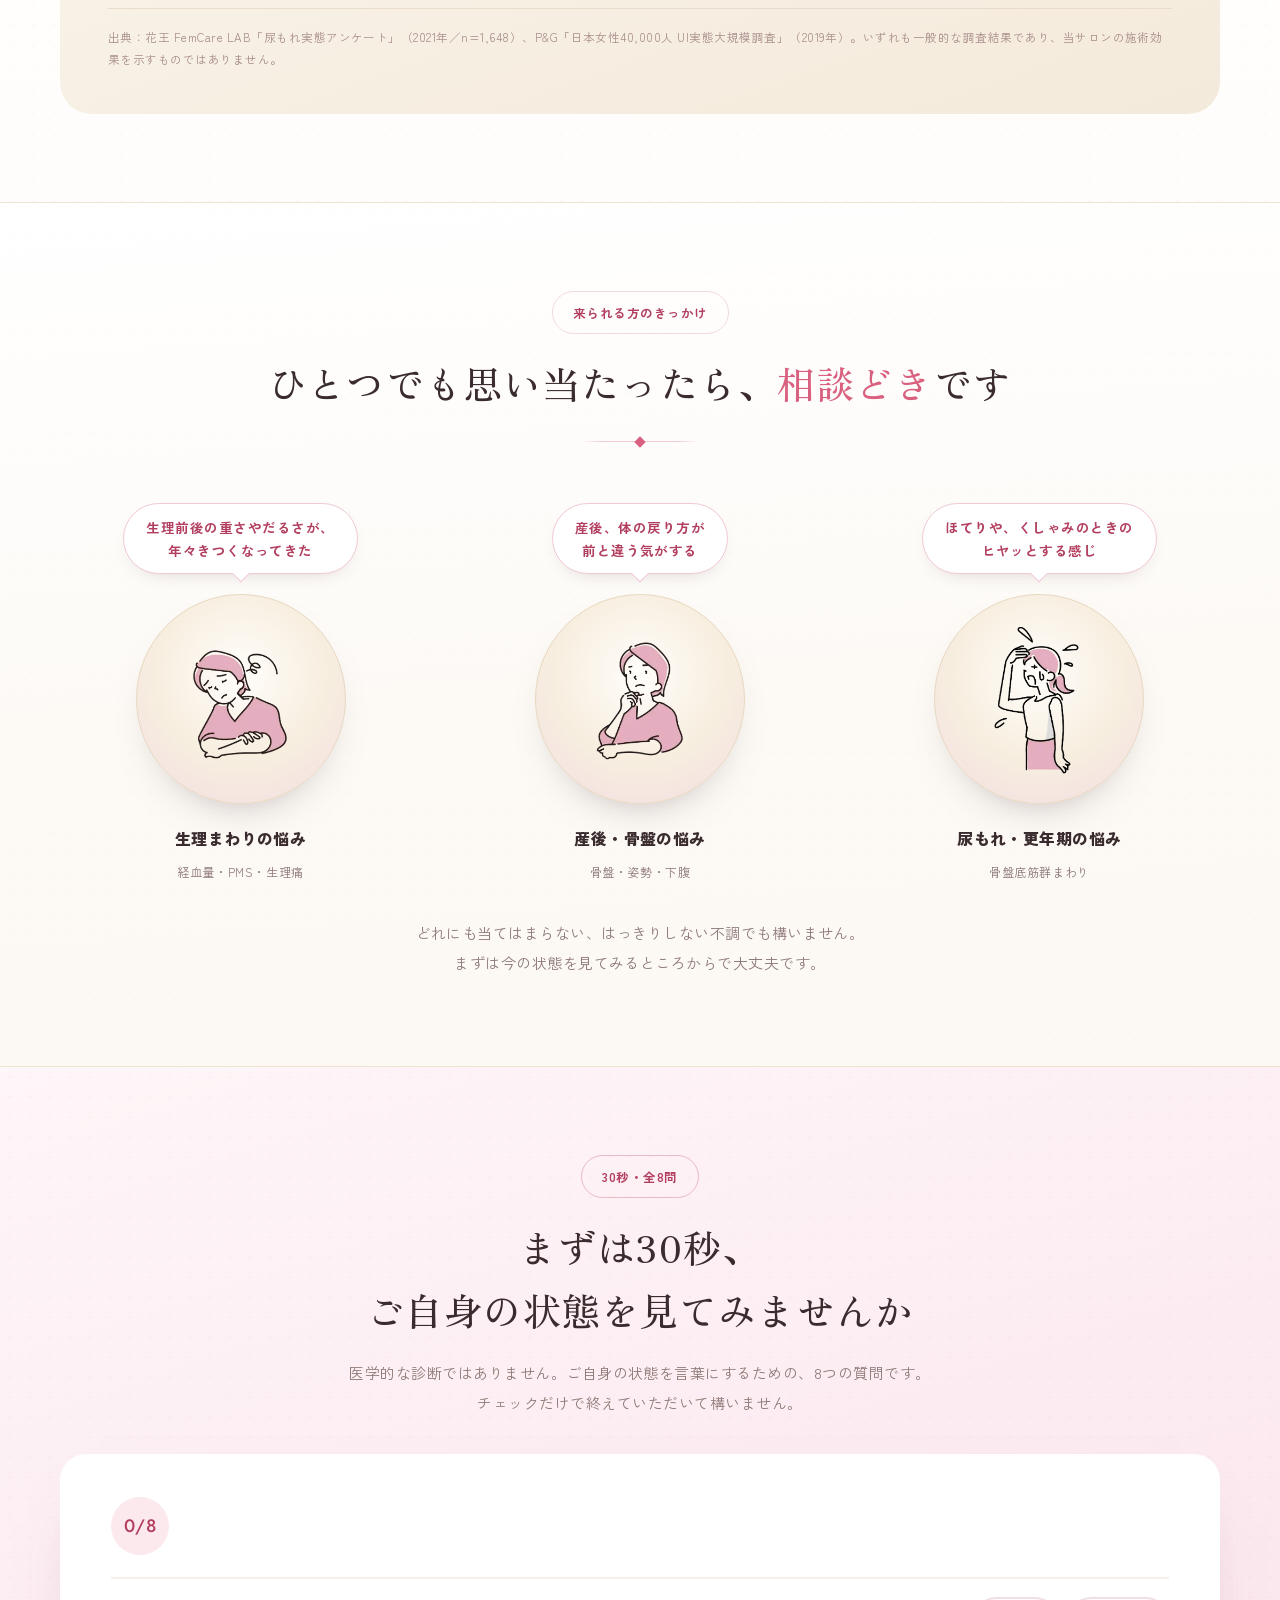
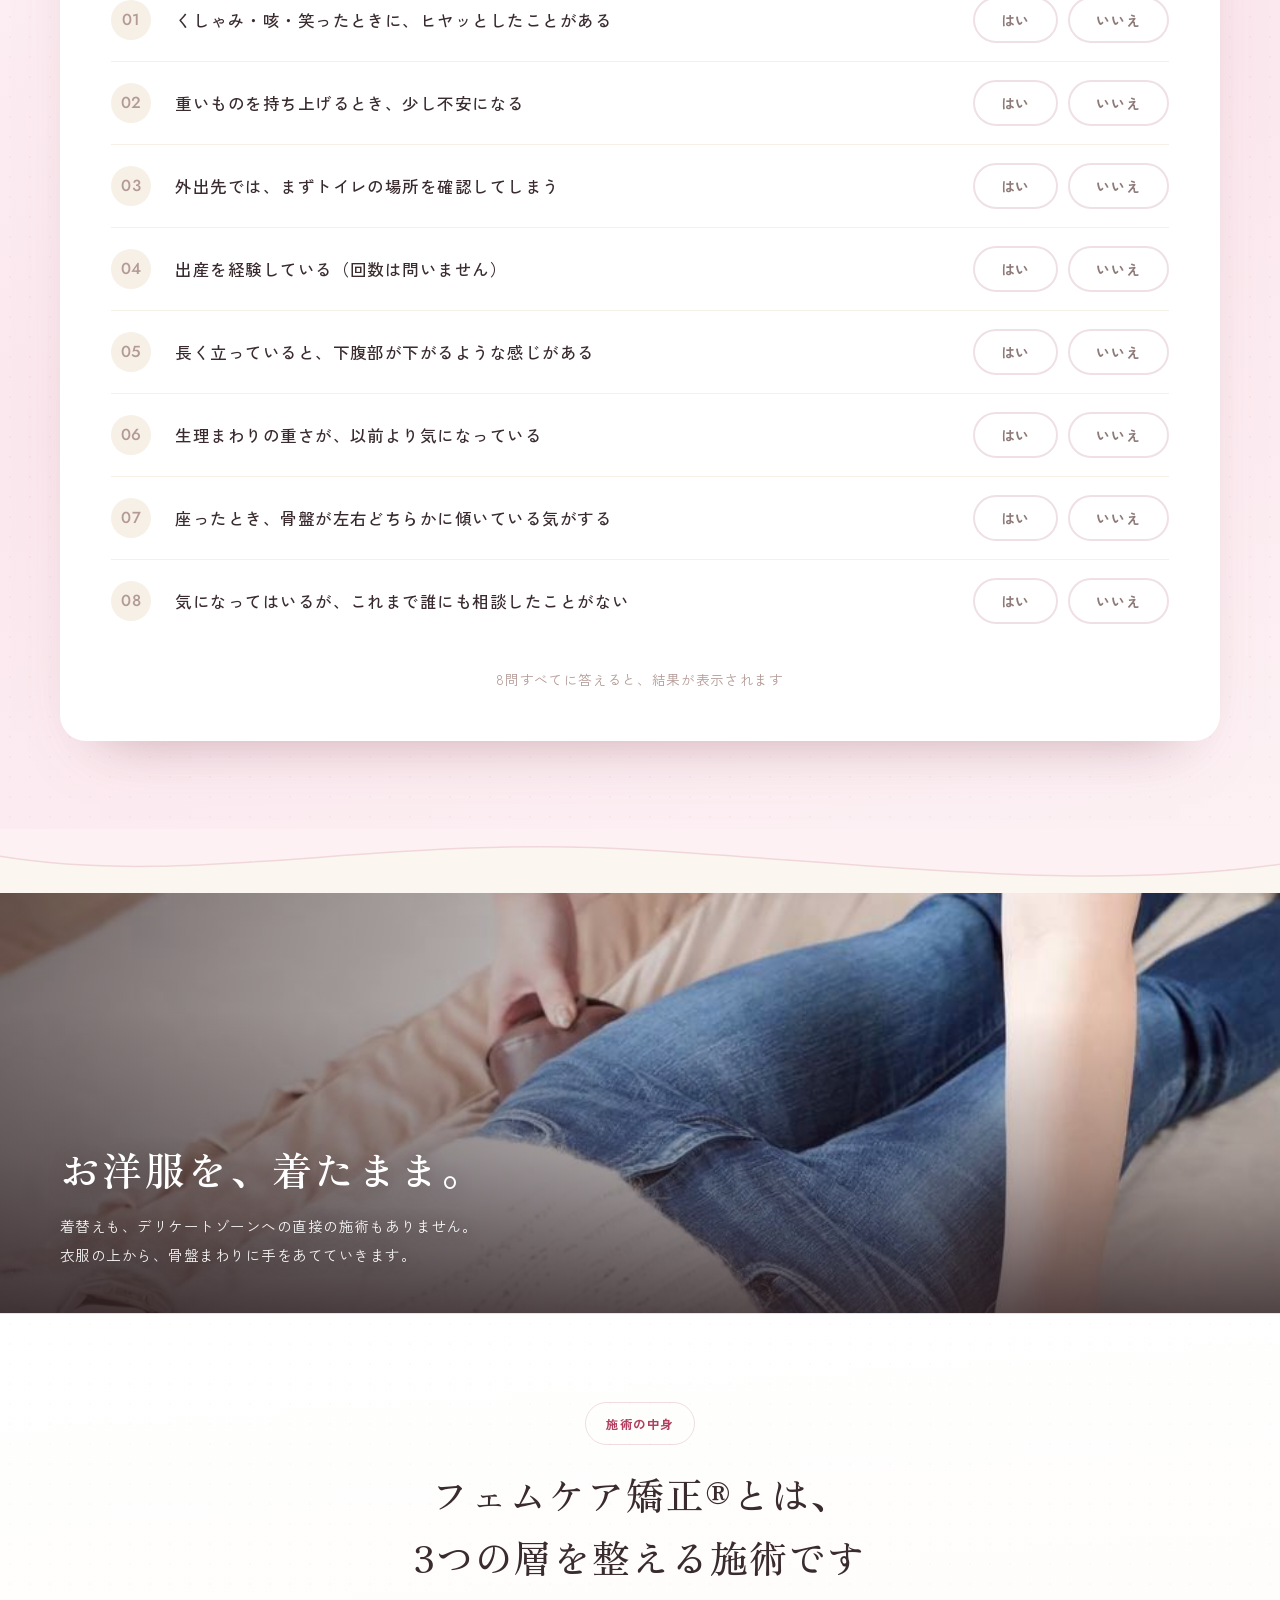
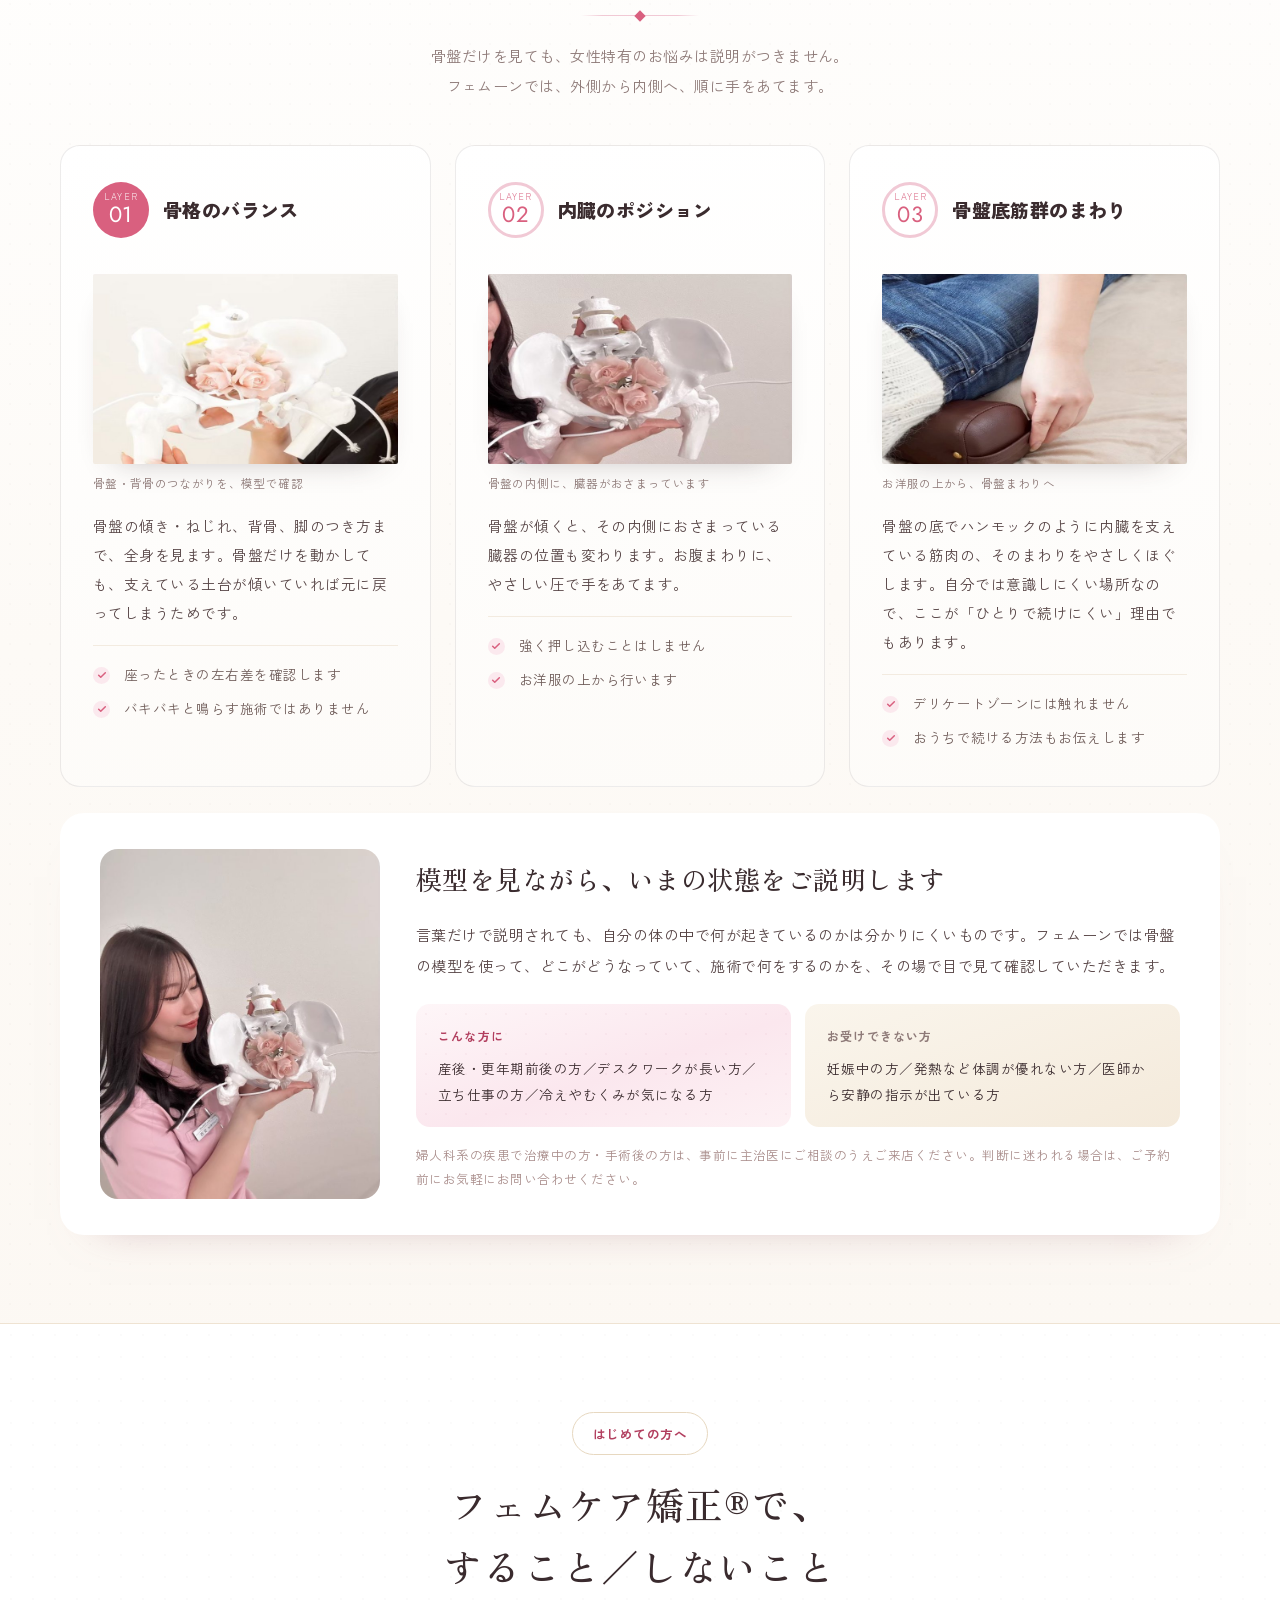
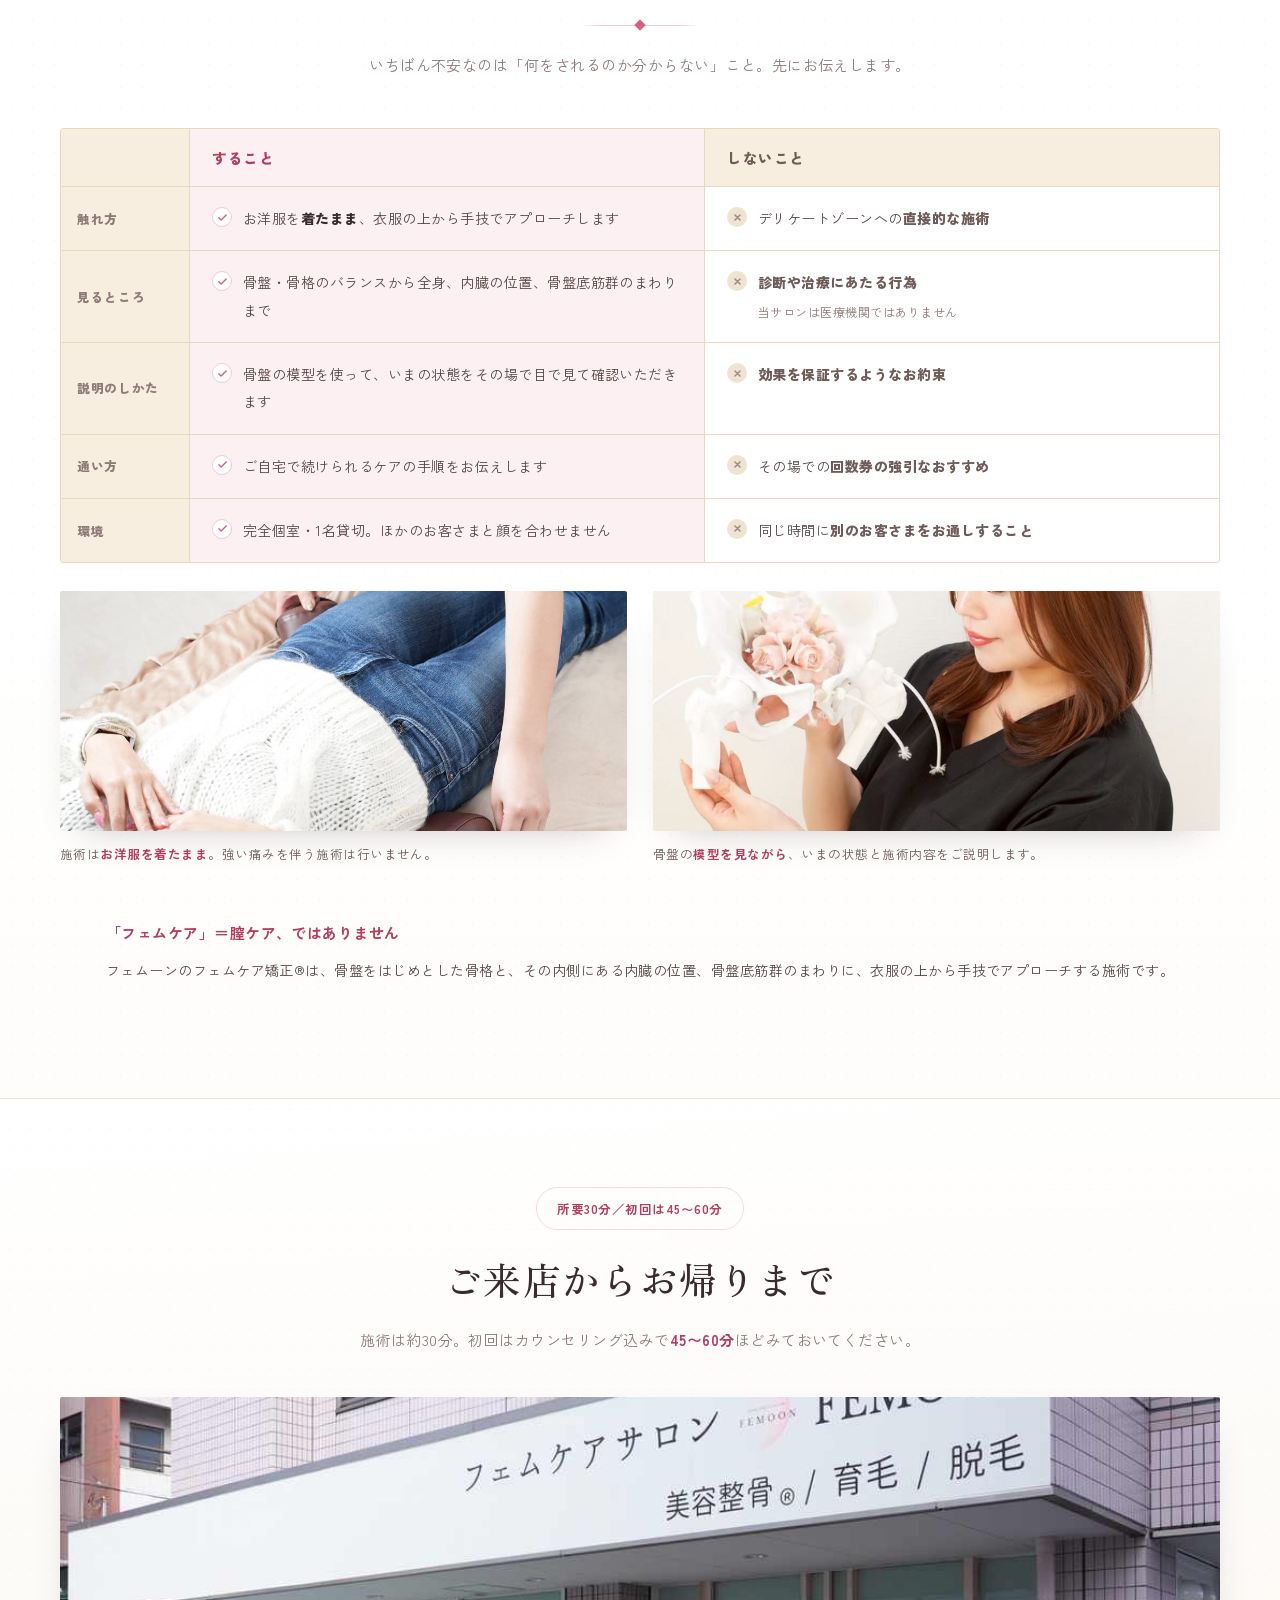
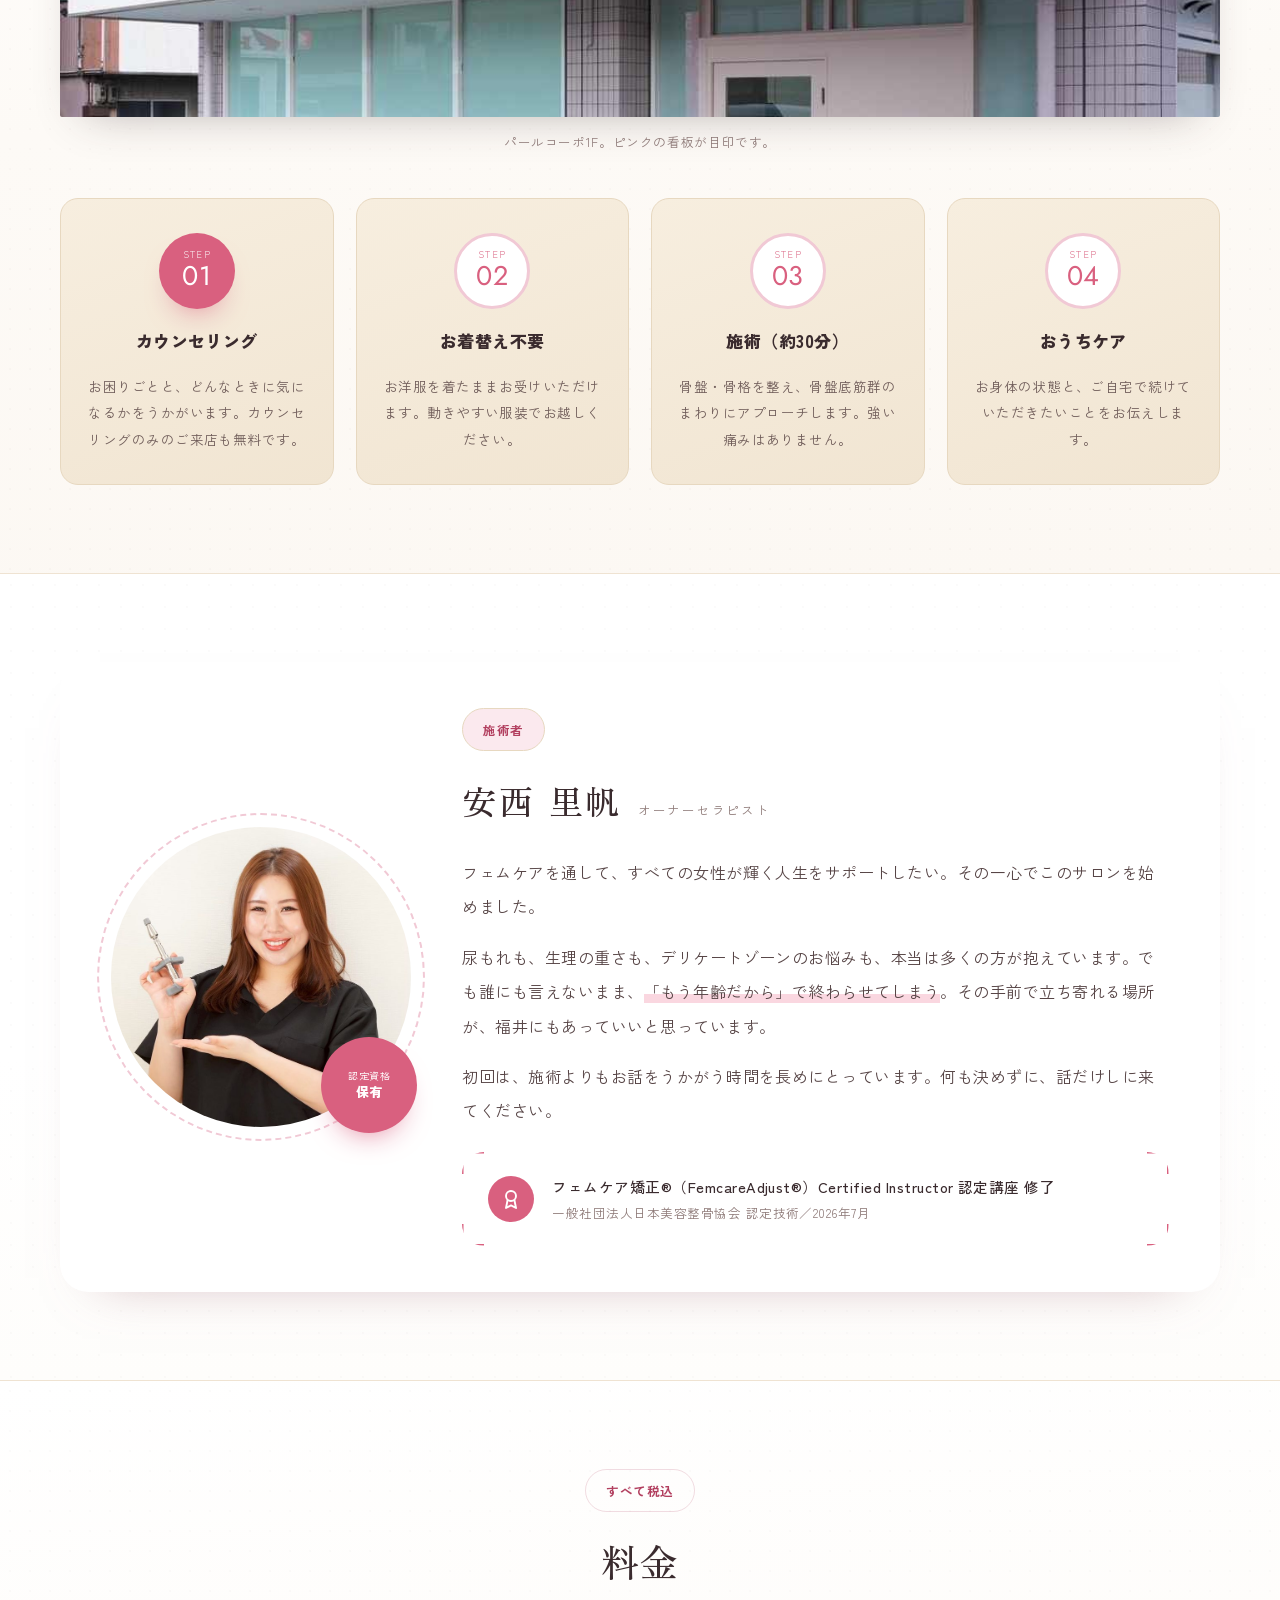
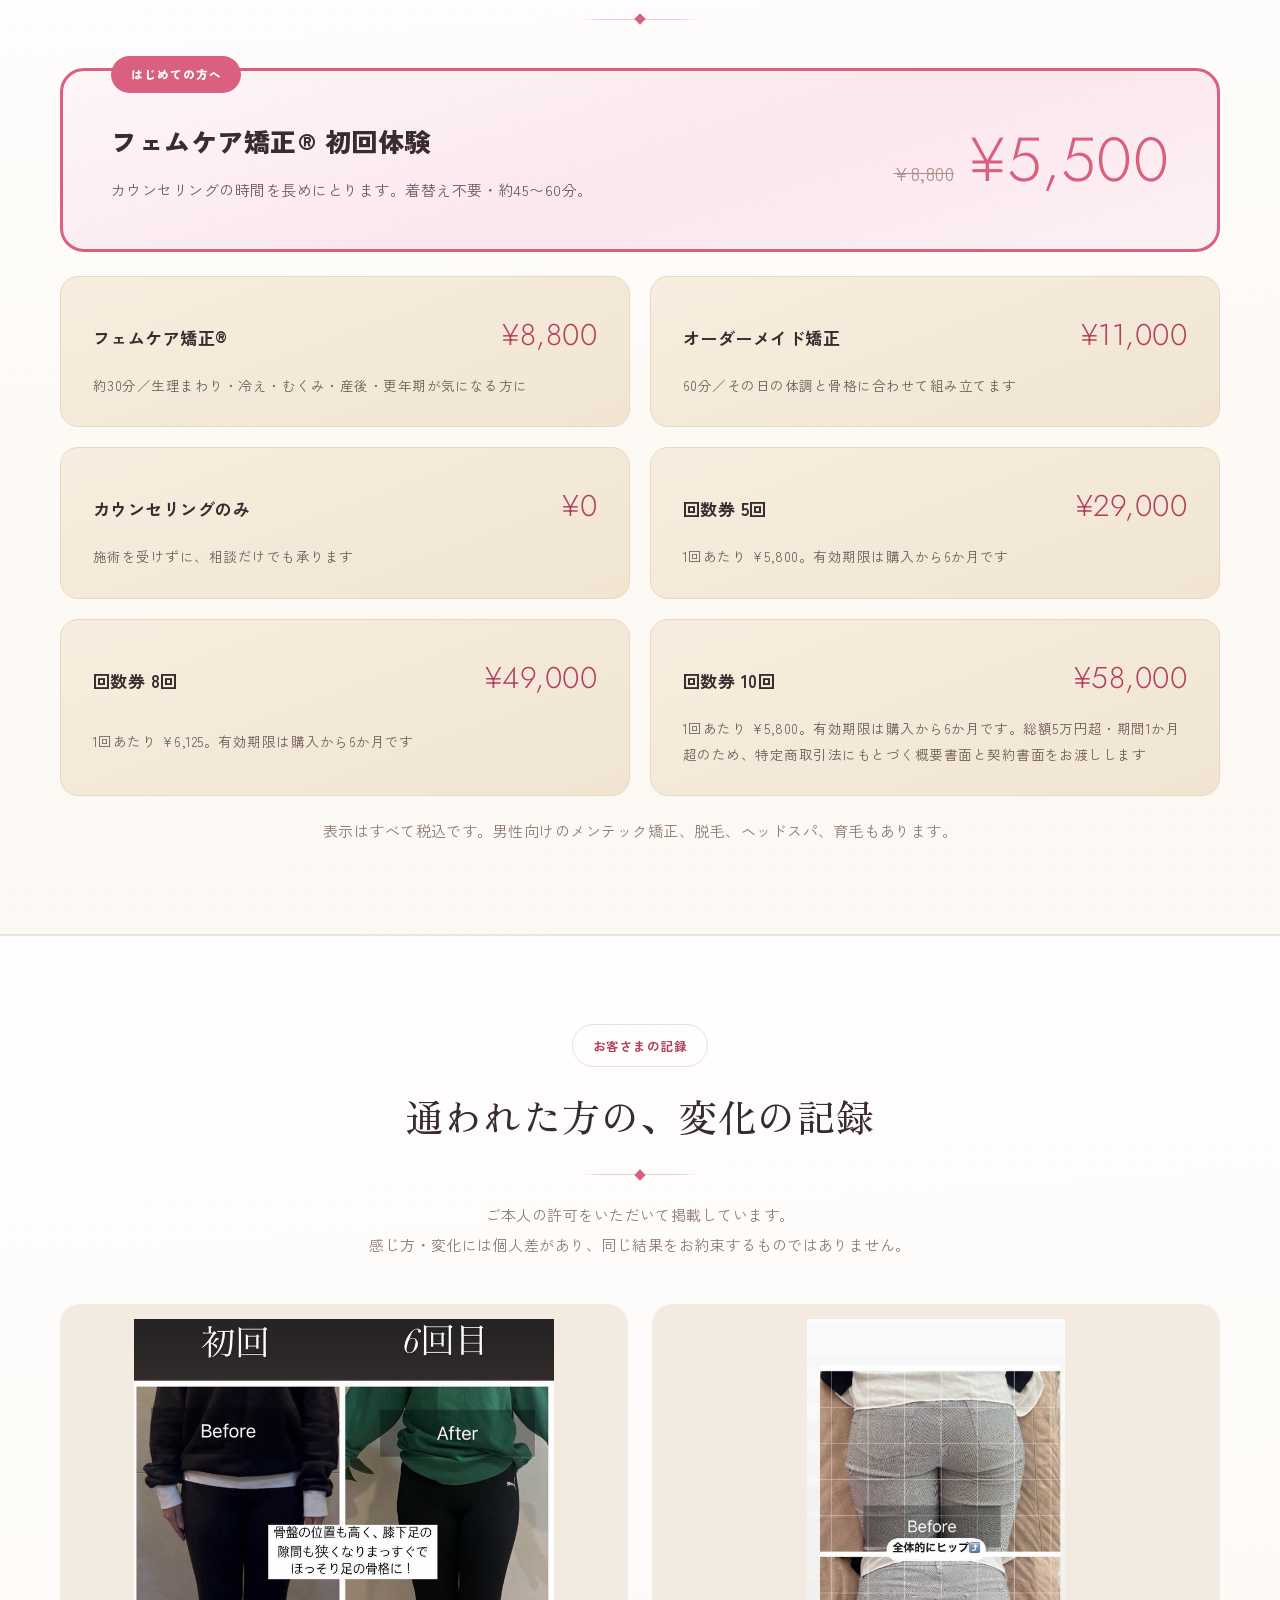
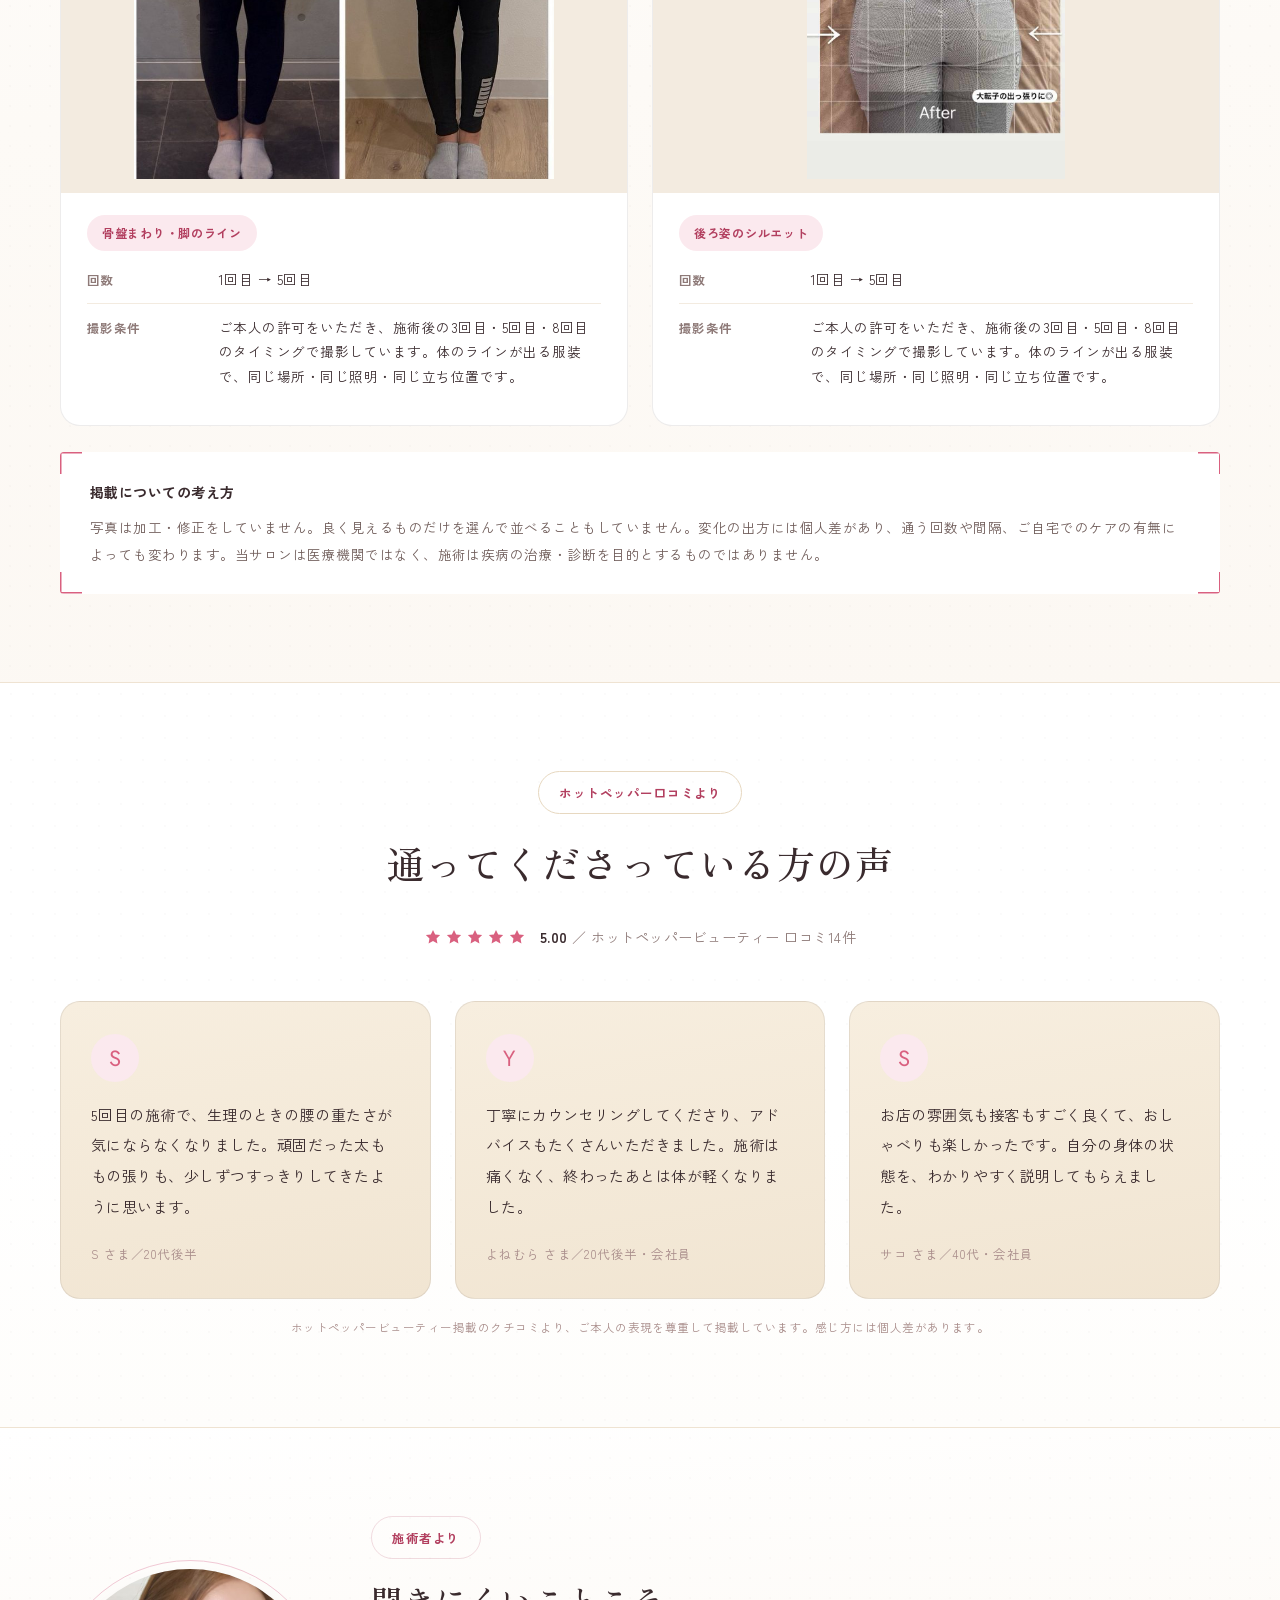
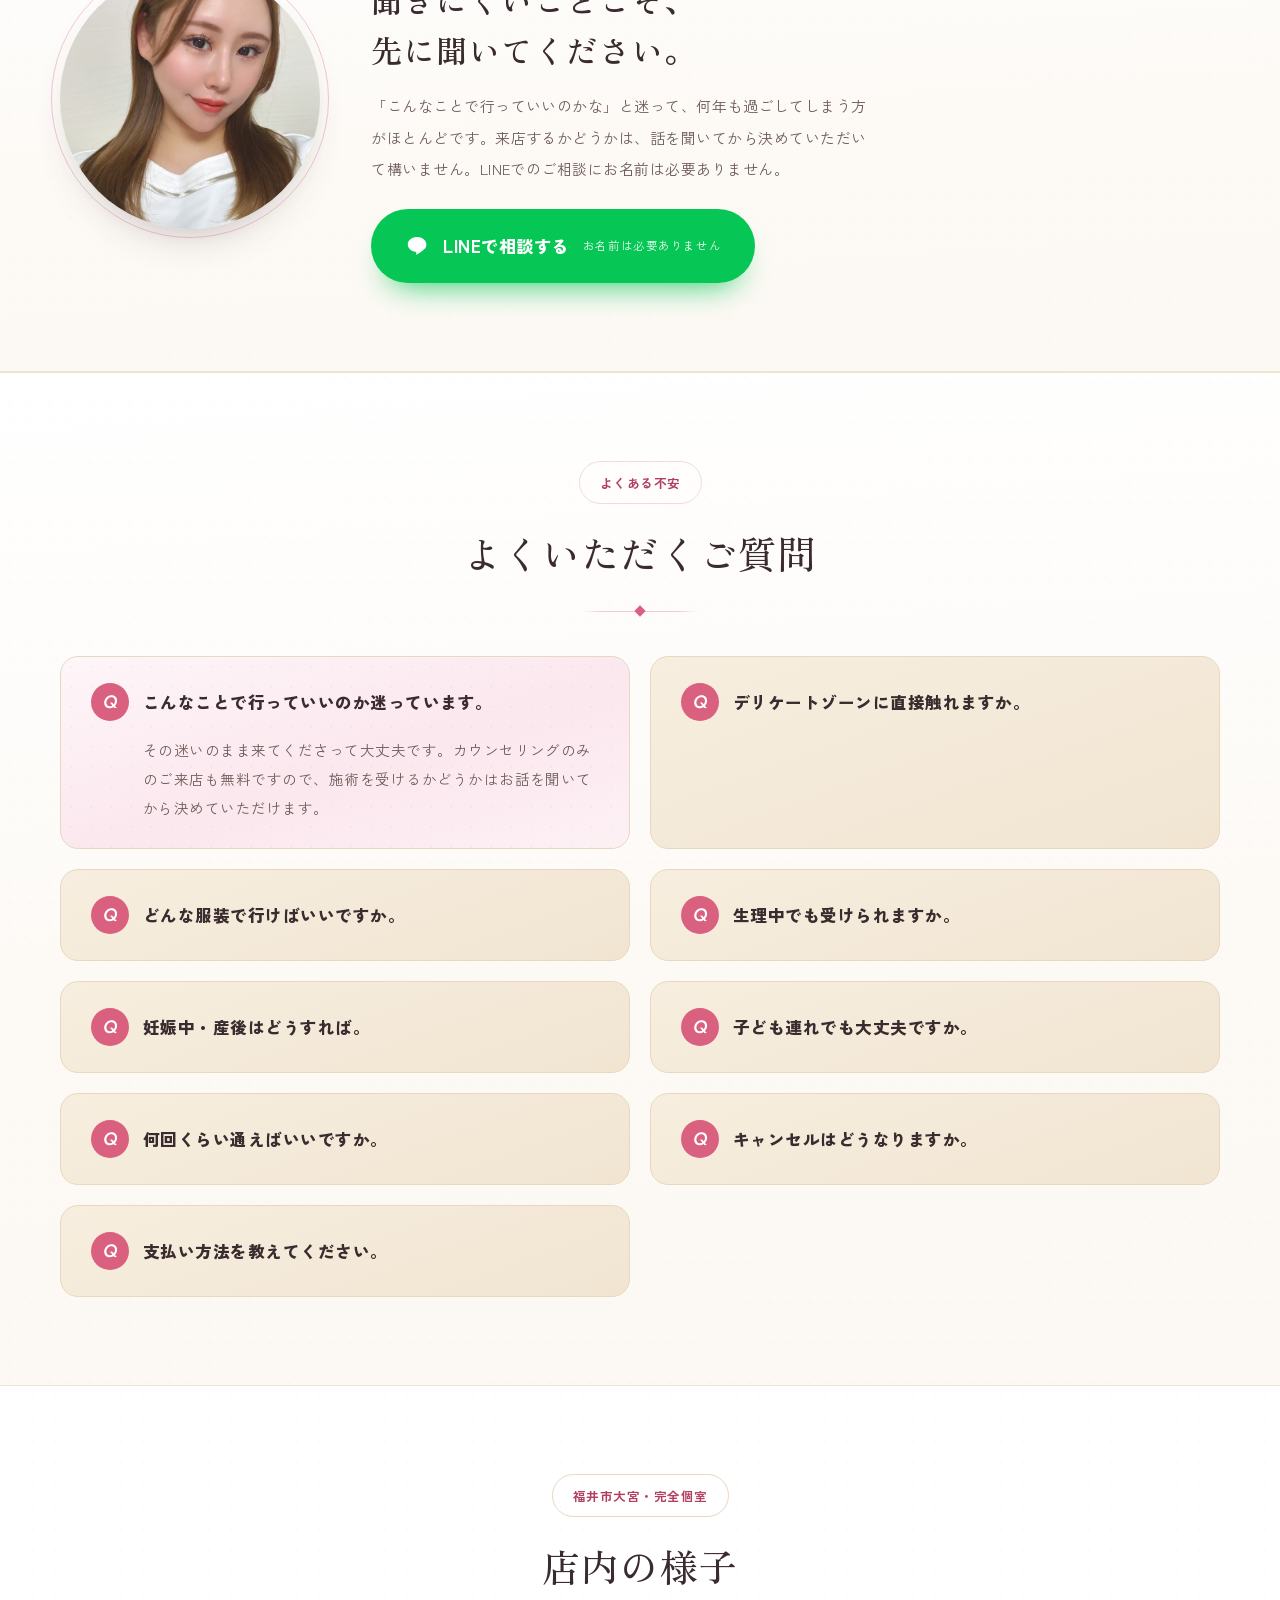
<file: femcare/index.html>
<!doctype html>
<html lang="ja">
<head>
<meta charset="utf-8">
<meta name="viewport" content="width=device-width, initial-scale=1">
<title>フェムケア矯正®｜フェムケアサロン FEMOON（フェムーン）福井市大宮</title>
<meta name="description" content="福井市大宮のフェムケア専門サロン FEMOON。女性専用・完全個室・1名貸切。フェムケア矯正®で骨盤・骨格を整えます。お洋服を着たまま、デリケートゾーンには直接触れません。初回体験 ¥5,500。">
<link rel="canonical" href="https://femoon.skeleton-inc.jp/femcare/">
<meta name="robots" content="noindex,nofollow"><!-- 公開確認中。サロン確認後に削除する -->
<meta property="og:type" content="website">
<meta property="og:title" content="フェムケアサロン FEMOON（フェムーン）｜福井市大宮">
<meta property="og:description" content="くしゃみで、ヒヤッとする。その話をしていい場所が、福井にもあります。女性専用・完全個室のフェムケアサロン。">
<meta property="og:image" content="https://femoon.skeleton-inc.jp/assets/storefront.jpg">
<meta property="og:url" content="https://femoon.skeleton-inc.jp/femcare/">
<meta property="og:locale" content="ja_JP">
<meta name="twitter:card" content="summary_large_image">
<meta name="theme-color" content="#D9607F">
<link rel="preconnect" href="https://fonts.googleapis.com">
<link rel="preconnect" href="https://fonts.gstatic.com" crossorigin>
<link rel="stylesheet" href="https://fonts.googleapis.com/css2?family=Zen+Old+Mincho:wght@400;500;600&family=Zen+Kaku+Gothic+New:wght@400;500;700;900&family=Jost:wght@300;400;500;600&display=swap">
<link rel="stylesheet" href="../assets/style.css">
<script type="application/ld+json">
{
  "@context":"https://schema.org",
  "@type":"HealthAndBeautyBusiness",
  "name":"フェムケアサロン FEMOON",
  "alternateName":"フェムーン",
  "description":"福井市大宮のフェムケア専門サロン。女性専用・完全個室・1名貸切。",
  "url":"https://femoon.skeleton-inc.jp/",
  "image":"https://femoon.skeleton-inc.jp/assets/storefront.jpg",
  "address":{"@type":"PostalAddress","streetAddress":"大宮3-13-9 パールコーポ1F","addressLocality":"福井市","addressRegion":"福井県","addressCountry":"JP"},
  "openingHoursSpecification":[
    {"@type":"OpeningHoursSpecification","dayOfWeek":["Monday","Tuesday","Wednesday","Friday","Saturday"],"opens":"10:00","closes":"19:00"},
    {"@type":"OpeningHoursSpecification","dayOfWeek":["Sunday"],"opens":"10:00","closes":"21:00"}
  ],
  "priceRange":"¥5,500〜¥11,000",
  "paymentAccepted":"現金, クレジットカード",
  "makesOffer":[
    {"@type":"Offer","name":"フェムケア矯正® 初回体験","price":"5500","priceCurrency":"JPY"},
    {"@type":"Offer","name":"フェムケア矯正®","price":"8800","priceCurrency":"JPY"},
    {"@type":"Offer","name":"オーダーメイド矯正","price":"11000","priceCurrency":"JPY"}
  ]
}
</script>
</head>
<body>

<a class="sr" href="#check">セルフチェックへ移動</a>

<!-- ══════════ HEADER ══════════ -->
<header class="site-head">
  <div class="wrap">
    <a class="brand" href="../">
      <span class="brand-mark"><svg width="23" height="23" viewBox="0 0 24 24" fill="#fff"><path d="M20.5 14.2A8.5 8.5 0 0 1 9.8 3.5a8.5 8.5 0 1 0 10.7 10.7z"/></svg></span>
      <span class="brand-txt"><span class="brand-en">FEMOON</span><span class="brand-ja">フェムケアサロン・福井市大宮</span></span>
    </a>
    <nav class="nav">
      <a href="../">メニュー</a>
      <a href="#check">セルフチェック</a>
      <a href="#care">施術について</a>
      <a href="#price">料金</a>
      <a href="#access">アクセス</a>
      <a class="btn-line" href="#line"><svg width="17" height="17" viewBox="0 0 24 24" fill="currentColor"><path d="M12 2C6.48 2 2 5.73 2 10.32c0 4.1 3.55 7.54 8.35 8.2.32.07.77.22.88.5.1.25.07.65.03.9l-.14.85c-.04.25-.2.98.86.53 1.06-.44 5.7-3.36 7.78-5.75C21.1 13.9 22 12.2 22 10.32 22 5.73 17.52 2 12 2z"/></svg><span><b>LINEで相談</b></span></a>
    </nav>
  </div>
</header>

<!-- ══════════ HERO ══════════ -->
<section class="hero" id="top">
  <img class="hero-main" src="../assets/hero.jpg" alt="お洋服を着たまま、腰まわりに手をあてる施術のようす" fetchpriority="high">
  <span class="hero-veil" aria-hidden="true"></span>
  <div class="hero-in">
    <div class="hero-card">
      <span class="badge"><i></i>女性専用・完全個室・着替え不要</span>
      <h1>女性のための、<br>カラダ・ケア。</h1>
      <span class="hero-rule" aria-hidden="true"></span>
      <p class="hero-sub">くしゃみでヒヤッとする。生理まわりが重い。産後の体型が戻らない。<br>お洋服を着たまま、骨盤と骨格を整える30分の施術です。<br class="sp-br">女性専用・完全個室。</p>
      <ul class="hero-facts">
        <li><b>着替え不要</b><span>お洋服のまま</span></li>
        <li><b>施術30分</b><span>初回45〜60分</span></li>
        <li><b>1名貸切</b><span>完全個室</span></li>
      </ul>
      <div class="hero-cta">
        <a class="btn-line" href="#line">
          <svg width="26" height="26" viewBox="0 0 24 24" fill="currentColor"><path d="M12 2C6.48 2 2 5.73 2 10.32c0 4.1 3.55 7.54 8.35 8.2.32.07.77.22.88.5.1.25.07.65.03.9l-.14.85c-.04.25-.2.98.86.53 1.06-.44 5.7-3.36 7.78-5.75C21.1 13.9 22 12.2 22 10.32 22 5.73 17.52 2 12 2z"/></svg>
          <span><b>LINEで相談する</b><span>お名前は必要ありません</span></span>
        </a>
        <a class="btn-ghost-w" href="#price">初回体験 ¥5,500</a>
      </div>
      <p class="hero-note"><span class="hero-stars" aria-hidden="true">★★★★★</span>ホットペッパービューティー 口コミ 5.00（14件）</p>
    </div>
  </div>
</section>

<div class="wv wv--from-white"><svg viewBox="0 0 1440 80" preserveAspectRatio="none" aria-hidden="true"><path d="M0,34 C220,74 430,6 720,26 C1010,46 1230,78 1440,44 L1440,80 L0,80 Z" fill="currentColor"/><path d="M0,34 C220,74 430,6 720,26 C1010,46 1230,78 1440,44" fill="none" stroke="rgba(var(--pink-deep-rgb),.16)" stroke-width="1.5" vector-effect="non-scaling-stroke"/></svg></div>

<!-- ══════════ ステートメント ══════════ -->
<section class="sec sec--beige" id="worries">
  <div class="wrap">
    <div class="center">
      <span class="eyebrow">はじめての方へ</span>
      <h2 class="h2" style="margin-top:18px">こんなことで行っていいのかな、と<em>迷っていませんか</em></h2>
      <span class="rule"></span>
    </div>

    <div class="wor">
      <div class="wor-fig">
        <img src="../assets/room.jpg" alt="女性専用・完全個室の施術室" loading="lazy">
        <span class="wor-cap"><b>完全個室・1名貸切</b>ひとりだけの時間です</span>
      </div>
      <div class="wor-body">
        <p class="wor-lead"><span>実際に多いご相談</span>ひとつでも当てはまれば、大丈夫です。</p>
        <ul class="wor-list">
            <li><span class="wl-tag">尿もれ</span><p>くしゃみや咳で、ヒヤッとすることがある</p></li>
            <li><span class="wl-tag">生理</span><p>生理前後の重さやだるさが、年々きつくなってきた</p></li>
            <li><span class="wl-tag">産後</span><p>産後、体の戻り方が前と違う気がする</p></li>
            <li><span class="wl-tag">デリケートゾーン</span><p>違和感があるけれど、誰にも聞けない</p></li>
            <li><span class="wl-tag">受診の迷い</span><p>婦人科に行くほどではない、と思って何年も経った</p></li>
            <li><span class="wl-tag">骨盤・姿勢</span><p>骨盤まわりが硬い。座ると左右に傾く気がする</p></li>
        </ul>
        <p class="wor-note">病院に行くほどではない、けれど気になる。<span class="mark">その手前で立ち寄れる場所</span>であろうとしています。施術者ひとりで営む、完全予約制のサロンです。</p>
      </div>
    </div>

    <div class="assure">
      <div class="assure-c">
        <span class="assure-i"><svg viewBox="0 0 32 32" fill="none" aria-hidden="true"><rect x="4.5" y="7.5" width="23" height="18" rx="2.5" stroke="#D9607F" stroke-width="1.8"/><path d="M4.5 12.5h23" stroke="#D9607F" stroke-width="1.8"/><circle cx="16" cy="19" r="3.2" stroke="#D9607F" stroke-width="1.8"/><path d="M9.5 10h2M13 10h2" stroke="#D9607F" stroke-width="1.8" stroke-linecap="round"/></svg></span>
        <h3>女性専用・1名貸切</h3>
        <p>同じ時間に別のお客さまをお通ししません。受付でも施術中でも、誰かに聞かれる心配はありません。</p>
      </div>
      <div class="assure-c">
        <span class="assure-i"><svg viewBox="0 0 32 32" fill="none" aria-hidden="true"><path d="M12 6l4 2.6L20 6l6 3.4-2.6 4.6-2.4-1.2V26H11V12.8l-2.4 1.2L6 9.4 12 6Z" stroke="#D9607F" stroke-width="1.8" stroke-linejoin="round"/></svg></span>
        <h3>お洋服を着たまま</h3>
        <p>着替えは不要です。デリケートゾーンに直接触れる施術は行いません。</p>
      </div>
      <div class="assure-c">
        <span class="assure-i"><svg viewBox="0 0 32 32" fill="none" aria-hidden="true"><path d="M6 8.5h20v13H15.5L9.5 26v-4.5H6z" stroke="#D9607F" stroke-width="1.8" stroke-linejoin="round"/><path d="M11 13.5h10M11 17h6.5" stroke="#D9607F" stroke-width="1.8" stroke-linecap="round"/></svg></span>
        <h3>相談だけでも無料</h3>
        <p>カウンセリングのみのご来店も無料です。施術を受けるかは、話を聞いてから決められます。</p>
      </div>
    </div>
  </div>
</section>

<!-- ══════════ 統計 ══════════ -->
<section class="sec sec--white">
  <div class="wrap center">
    <span class="eyebrow">調査でわかっていること</span>
    <h2 class="h2" style="margin-top:18px">言えないだけで、めずらしいことでは<em>ありません</em></h2>
    <span class="rule"></span>
    <p class="lead" style="margin-top:20px">公的な調査で分かっている数字です。当サロンの施術効果を示すものではありません。</p>
    <div class="stats">
      <div class="stat">
        <span class="ring">
          <svg viewBox="0 0 158 158" aria-hidden="true"><circle cx="79" cy="79" r="62" fill="none" stroke="#F7F0E6" stroke-width="13"/><circle cx="79" cy="79" r="62" fill="none" stroke="#D9607F" stroke-width="13" stroke-linecap="round" stroke-dasharray="194.8 389.6" transform="rotate(-90 79 79)"/></svg>
          <span class="ring-in"><small style="color:#8E7A78;margin:0 0 2px">およそ</small><span class="jp">2人に1人</span></span>
        </span>
        <h3>40代以上の女性が<br>尿もれを経験しています</h3>
        <p>年齢を重ねるほど割合は上がりますが、「みんなが黙っている」ため、自分だけだと感じやすい数字です。</p>
      </div>
      <div class="stat stat--key">
        <span class="ribbon">いちばんの問題はここ</span>
        <span class="ring">
          <svg viewBox="0 0 158 158" aria-hidden="true"><circle cx="79" cy="79" r="62" fill="none" stroke="#fff" stroke-width="13"/><circle cx="79" cy="79" r="62" fill="none" stroke="#D9607F" stroke-width="13" stroke-linecap="round" stroke-dasharray="224.4 389.6" transform="rotate(-90 79 79)"/></svg>
          <span class="ring-in"><span class="big">57.6%</span><small>が相談ゼロ</small></span>
        </span>
        <h3>これまで一度も<br>誰にも相談したことがない</h3>
        <p>家族にも、友人にも、病院にも。<span class="mark">相談先がないのではなく、切り出せない</span>のがこの分野です。</p>
      </div>
      <div class="stat">
        <span class="ring">
          <svg viewBox="0 0 158 158" aria-hidden="true"><circle cx="79" cy="79" r="62" fill="none" stroke="#F7F0E6" stroke-width="13"/><circle cx="79" cy="79" r="62" fill="none" stroke="#D9607F" stroke-width="13" stroke-linecap="round" stroke-dasharray="247 389.6" transform="rotate(-90 79 79)"/></svg>
          <span class="ring-in"><span class="big">63.4%</span><small>が出産未経験</small></span>
        </span>
        <h3>20代の経験者のうち<br>出産していない方の割合</h3>
        <p>「産後の人がなるもの」という思い込みが、いちばん相談を遅らせます。年齢も出産経験も、条件ではありません。</p>
      </div>
    </div>

    <div class="gap-box">
      <div class="gap-grid">
        <div style="text-align:left">
          <span class="eyebrow" style="background:#fff">ここが本当の問題</span>
          <h3 class="h2" style="font-size:clamp(20px,2.6vw,26px);margin-top:12px">わからないのでは<br>ありません</h3>
          <p class="lead" style="margin-top:10px;color:#6F5C59">原因まで分かっている人は6割を超えるのに、続けられている人は1割ほど。この差がすべてです。</p>
        </div>
        <div style="display:flex;flex-direction:column;gap:22px">
          <div class="bar-row">
            <div class="top"><span>原因は骨盤底筋の衰えだと<em style="font-style:normal;color:#B23F5F">知っている</em></span><b>63.2%</b></div>
            <span class="bar"><i style="width:63.2%"></i></span>
          </div>
          <div class="bar-row bar-row--mute">
            <div class="top"><span>実際にケアを<em style="font-style:normal;color:#B23F5F">続けられている</em></span><b>11%</b></div>
            <span class="bar bar--mute"><i style="width:11%"></i></span>
          </div>
          <div style="display:flex;align-items:center;gap:16px;background:#fff;border-radius:20px;padding:20px 24px">
            <span style="width:44px;height:44px;border-radius:50%;background:#D9607F;display:grid;place-items:center;flex:none"><svg width="22" height="22" viewBox="0 0 24 24" fill="none" stroke="#fff" stroke-width="2" stroke-linecap="round" stroke-linejoin="round"><path d="M20 6L9 17l-5-5"/></svg></span>
            <p style="font-size:15.5px;font-weight:700;line-height:1.85;color:#3A2B2E;text-align:left">フェムーンがやっているのは、<span class="mark">この「続かない」を一緒に埋めること</span>です。</p>
          </div>
        </div>
      </div>
      <p class="src" style="margin-top:24px;padding-top:18px;border-top:1px solid #EADCCB;text-align:left">出典：花王 FemCare LAB「尿もれ実態アンケート」（2021年／n=1,648）、P&amp;G「日本女性40,000人 UI実態大規模調査」（2019年）。いずれも一般的な調査結果であり、当サロンの施術効果を示すものではありません。</p>
    </div>
  </div>
</section>

<!-- ══════════ 3つのきっかけ ══════════ -->
<section class="sec sec--beige" id="nayami">
  <div class="wrap center">
    <span class="eyebrow">来られる方のきっかけ</span>
    <h2 class="h2" style="margin-top:18px">ひとつでも思い当たったら、<em>相談どき</em>です</h2>
    <span class="rule"></span>
    <div class="nayami">
      <div class="ny">
        <span class="ny-bub">生理前後の重さやだるさが、<br>年々きつくなってきた</span>
        <span class="ny-fig"><img src="../assets/ill-nayami1.webp" alt="頬に手をあて、体の重さに困っている女性のイラスト" width="320" height="320" loading="lazy"></span>
        <span class="ny-label">生理まわりの悩み</span>
        <span class="ny-sub">経血量・PMS・生理痛</span>
      </div>
      <div class="ny">
        <span class="ny-bub">産後、体の戻り方が<br>前と違う気がする</span>
        <span class="ny-fig"><img src="../assets/ill-nayami2.webp" alt="あごに手をあてて考えている女性のイラスト" width="320" height="320" loading="lazy"></span>
        <span class="ny-label">産後・骨盤の悩み</span>
        <span class="ny-sub">骨盤・姿勢・下腹</span>
      </div>
      <div class="ny">
        <span class="ny-bub">ほてりや、くしゃみのときの<br>ヒヤッとする感じ</span>
        <span class="ny-fig"><img src="../assets/ill-nayami3.webp" alt="汗をぬぐい、ほてりを感じている女性のイラスト" width="320" height="320" loading="lazy"></span>
        <span class="ny-label">尿もれ・更年期の悩み</span>
        <span class="ny-sub">骨盤底筋群まわり</span>
      </div>
    </div>
    <p class="lead" style="margin-top:34px">どれにも当てはまらない、はっきりしない不調でも構いません。<br class="pc-br">まずは今の状態を見てみるところからで大丈夫です。</p>
  </div>
</section>

<!-- ══════════ セルフチェック ══════════ -->
<section class="sec sec--pink" id="check">
  <div class="wrap center">
    <span class="eyebrow">30秒・全8問</span>
    <h2 class="h2" style="margin-top:18px">まずは30秒、<br>ご自身の状態を見てみませんか</h2>
    <p class="lead" style="margin-top:16px">医学的な診断ではありません。ご自身の状態を言葉にするための、8つの質問です。<br>チェックだけで終えていただいて構いません。</p>

    <div class="check-card">
      <div class="check-top">
        <span class="count" id="cCount">0/8</span>
        <span class="bar"><i id="cBar" style="width:0"></i></span>
      </div>
      <ul id="qList" style="text-align:left"></ul>
      <p class="idle" id="cIdle">8問すべてに答えると、結果が表示されます</p>
      <div class="result" id="cResult" hidden>
        <div class="result-top">
          <span class="score"><b id="rNum">0</b><span>/ 8 個</span></span>
          <h3 id="rTitle"></h3>
        </div>
        <p class="body" id="rBody"></p>
        <a class="btn-line" id="rCta" href="#line" target="_blank" rel="noopener">
          <svg width="26" height="26" viewBox="0 0 24 24" fill="currentColor"><path d="M12 2C6.48 2 2 5.73 2 10.32c0 4.1 3.55 7.54 8.35 8.2.32.07.77.22.88.5.1.25.07.65.03.9l-.14.85c-.04.25-.2.98.86.53 1.06-.44 5.7-3.36 7.78-5.75C21.1 13.9 22 12.2 22 10.32 22 5.73 17.52 2 12 2z"/></svg>
          <span><b>解説とおうちケアを受け取る</b><span>LINEで友だち追加・お名前の入力は不要です</span></span>
        </a>
        <p style="margin-top:14px;font-size:12px;color:#A98D8B;text-align:center">予約をおすすめするメッセージは届きません。<br>LINEをまだ追加していない方は<a href="#line" style="color:inherit;text-decoration:underline">こちら</a>から。</p>
      </div>
    </div>
  </div>
</section>

<div class="wv wv--from-pink"><svg viewBox="0 0 1440 80" preserveAspectRatio="none" aria-hidden="true"><path d="M0,34 C220,74 430,6 720,26 C1010,46 1230,78 1440,44 L1440,80 L0,80 Z" fill="currentColor"/><path d="M0,34 C220,74 430,6 720,26 C1010,46 1230,78 1440,44" fill="none" stroke="rgba(var(--pink-deep-rgb),.16)" stroke-width="1.5" vector-effect="non-scaling-stroke"/></svg></div>

<!-- ══════════ フォトバンド ══════════ -->
<section class="band">
  <img src="../assets/treat2.jpg" alt="お洋服を着たまま、衣服の上から骨盤まわりに手をあてる施術のようす" loading="lazy">
  <div class="band-in">
    <p class="band-lead">お洋服を、着たまま。</p>
    <p class="band-sub">着替えも、デリケートゾーンへの直接の施術もありません。<br>衣服の上から、骨盤まわりに手をあてていきます。</p>
  </div>
</section>

<!-- ══════════ 3つの層 ══════════ -->
<section class="sec sec--beige" id="care">
  <div class="wrap center">
    <span class="eyebrow">施術の中身</span>
    <h2 class="h2" style="margin-top:18px">フェムケア矯正®とは、<br>3つの層を整える施術です</h2>
    <span class="rule"></span>
    <p class="lead" style="margin-top:20px">骨盤だけを見ても、女性特有のお悩みは説明がつきません。<br>フェムーンでは、外側から内側へ、順に手をあてます。</p>
    <div class="cards-3" style="text-align:left">
      <div class="card">
        <div class="card-head"><span class="layer-no fill"><small>LAYER</small><b>01</b></span><h3>骨格のバランス</h3></div>
        <figure class="layer-fig"><img src="../assets/layer1.jpg" alt="骨盤の模型。骨盤・背骨のつながりを確認します" loading="lazy" width="760" height="570"><figcaption>骨盤・背骨のつながりを、模型で確認</figcaption></figure>
        <p>骨盤の傾き・ねじれ、背骨、脚のつき方まで、全身を見ます。骨盤だけを動かしても、支えている土台が傾いていれば元に戻ってしまうためです。</p>
        <ul class="mini">
          <li><i><svg width="10" height="10" viewBox="0 0 24 24" fill="none" stroke="#D9607F" stroke-width="3.6" stroke-linecap="round" stroke-linejoin="round"><path d="M4 12.5l5 5L20 6.5"/></svg></i><span>座ったときの左右差を確認します</span></li>
          <li><i><svg width="10" height="10" viewBox="0 0 24 24" fill="none" stroke="#D9607F" stroke-width="3.6" stroke-linecap="round" stroke-linejoin="round"><path d="M4 12.5l5 5L20 6.5"/></svg></i><span>バキバキと鳴らす施術ではありません</span></li>
        </ul>
      </div>
      <div class="card">
        <div class="card-head"><span class="layer-no"><small>LAYER</small><b>02</b></span><h3>内臓のポジション</h3></div>
        <figure class="layer-fig"><img src="../assets/layer2.jpg" alt="骨盤の内側におさまる臓器の位置を模型で示したところ" loading="lazy" width="760" height="570"><figcaption>骨盤の内側に、臓器がおさまっています</figcaption></figure>
        <p>骨盤が傾くと、その内側におさまっている臓器の位置も変わります。お腹まわりに、やさしい圧で手をあてます。</p>
        <ul class="mini">
          <li><i><svg width="10" height="10" viewBox="0 0 24 24" fill="none" stroke="#D9607F" stroke-width="3.6" stroke-linecap="round" stroke-linejoin="round"><path d="M4 12.5l5 5L20 6.5"/></svg></i><span>強く押し込むことはしません</span></li>
          <li><i><svg width="10" height="10" viewBox="0 0 24 24" fill="none" stroke="#D9607F" stroke-width="3.6" stroke-linecap="round" stroke-linejoin="round"><path d="M4 12.5l5 5L20 6.5"/></svg></i><span>お洋服の上から行います</span></li>
        </ul>
      </div>
      <div class="card">
        <div class="card-head"><span class="layer-no"><small>LAYER</small><b>03</b></span><h3>骨盤底筋群のまわり</h3></div>
        <figure class="layer-fig"><img src="../assets/layer3.jpg" alt="お洋服の上から、骨盤まわりに手をあてる施術のようす" loading="lazy" width="760" height="570"><figcaption>お洋服の上から、骨盤まわりへ</figcaption></figure>
        <p>骨盤の底でハンモックのように内臓を支えている筋肉の、そのまわりをやさしくほぐします。自分では意識しにくい場所なので、ここが「ひとりで続けにくい」理由でもあります。</p>
        <ul class="mini">
          <li><i><svg width="10" height="10" viewBox="0 0 24 24" fill="none" stroke="#D9607F" stroke-width="3.6" stroke-linecap="round" stroke-linejoin="round"><path d="M4 12.5l5 5L20 6.5"/></svg></i><span>デリケートゾーンには触れません</span></li>
          <li><i><svg width="10" height="10" viewBox="0 0 24 24" fill="none" stroke="#D9607F" stroke-width="3.6" stroke-linecap="round" stroke-linejoin="round"><path d="M4 12.5l5 5L20 6.5"/></svg></i><span>おうちで続ける方法もお伝えします</span></li>
        </ul>
      </div>
    </div>

    <div class="why" style="margin-top:26px;background:#fff;box-shadow:0 24px 44px -40px rgba(160,110,120,.6)">
      <img src="../assets/pelvis2.jpg" alt="骨盤模型で説明するようす" loading="lazy" style="aspect-ratio:4/5">
      <div style="text-align:left">
        <h3>模型を見ながら、いまの状態をご説明します</h3>
        <p>言葉だけで説明されても、自分の体の中で何が起きているのかは分かりにくいものです。フェムーンでは骨盤の模型を使って、どこがどうなっていて、施術で何をするのかを、その場で目で見て確認していただきます。</p>
        <div class="why-3" style="grid-template-columns:repeat(2,minmax(0,1fr));margin-top:22px">
          <div style="flex-direction:column;align-items:flex-start;gap:8px;background:var(--tex-pink);padding:20px 22px">
            <span style="font-size:12px;font-weight:700;letter-spacing:.1em;color:#B23F5F">こんな方に</span>
            <p style="font-size:13.5px;line-height:1.9;color:#3A2B2E;margin:0">産後・更年期前後の方／デスクワークが長い方／立ち仕事の方／冷えやむくみが気になる方</p>
          </div>
          <div style="flex-direction:column;align-items:flex-start;gap:8px;background:linear-gradient(160deg,#FAF5EC,#F4EADB);padding:20px 22px">
            <span style="font-size:12px;font-weight:700;letter-spacing:.1em;color:#8E7A78">お受けできない方</span>
            <p style="font-size:13.5px;line-height:1.9;color:#3A2B2E;margin:0">妊娠中の方／発熱など体調が優れない方／医師から安静の指示が出ている方</p>
          </div>
        </div>
        <p style="font-size:12.5px;line-height:1.9;color:#A98D8B;margin-top:16px">婦人科系の疾患で治療中の方・手術後の方は、事前に主治医にご相談のうえご来店ください。判断に迷われる場合は、ご予約前にお気軽にお問い合わせください。</p>
      </div>
    </div>
  </div>
</section>

<!-- ══════════ すること／しないこと ══════════ -->
<section class="sec sec--white">
  <div class="wrap center">
    <span class="eyebrow">はじめての方へ</span>
    <h2 class="h2" style="margin-top:18px">フェムケア矯正®で、<br>すること／しないこと</h2>
    <span class="rule"></span>
    <p class="lead" style="margin-top:20px">いちばん不安なのは「何をされるのか分からない」こと。先にお伝えします。</p>
    <div class="cmp">
      <div class="cmp-head">
        <span></span>
        <span class="cmp-h cmp-h--do">すること</span>
        <span class="cmp-h cmp-h--no">しないこと</span>
      </div>
      <div class="cmp-row">
        <span class="cmp-key">触れ方</span>
        <div class="cmp-cell cmp-do"><i aria-hidden="true"><svg viewBox="0 0 24 24" fill="none" stroke="#D9607F" stroke-width="3.2" stroke-linecap="round" stroke-linejoin="round"><path d="M4 12.5l5 5L20 6.5"/></svg></i><p>お洋服を<b>着たまま</b>、衣服の上から手技でアプローチします</p></div>
        <div class="cmp-cell cmp-no"><i aria-hidden="true"><svg viewBox="0 0 24 24" fill="none" stroke="#A08C87" stroke-width="3.4" stroke-linecap="round"><path d="M6.5 6.5l11 11M17.5 6.5l-11 11"/></svg></i><p>デリケートゾーンへの<b>直接的な施術</b></p></div>
      </div>
      <div class="cmp-row">
        <span class="cmp-key">見るところ</span>
        <div class="cmp-cell cmp-do"><i aria-hidden="true"><svg viewBox="0 0 24 24" fill="none" stroke="#D9607F" stroke-width="3.2" stroke-linecap="round" stroke-linejoin="round"><path d="M4 12.5l5 5L20 6.5"/></svg></i><p>骨盤・骨格のバランスから全身、内臓の位置、骨盤底筋群のまわりまで</p></div>
        <div class="cmp-cell cmp-no"><i aria-hidden="true"><svg viewBox="0 0 24 24" fill="none" stroke="#A08C87" stroke-width="3.4" stroke-linecap="round"><path d="M6.5 6.5l11 11M17.5 6.5l-11 11"/></svg></i><p><b>診断や治療にあたる行為</b><small>当サロンは医療機関ではありません</small></p></div>
      </div>
      <div class="cmp-row">
        <span class="cmp-key">説明のしかた</span>
        <div class="cmp-cell cmp-do"><i aria-hidden="true"><svg viewBox="0 0 24 24" fill="none" stroke="#D9607F" stroke-width="3.2" stroke-linecap="round" stroke-linejoin="round"><path d="M4 12.5l5 5L20 6.5"/></svg></i><p>骨盤の模型を使って、いまの状態をその場で目で見て確認いただきます</p></div>
        <div class="cmp-cell cmp-no"><i aria-hidden="true"><svg viewBox="0 0 24 24" fill="none" stroke="#A08C87" stroke-width="3.4" stroke-linecap="round"><path d="M6.5 6.5l11 11M17.5 6.5l-11 11"/></svg></i><p><b>効果を保証するようなお約束</b></p></div>
      </div>
      <div class="cmp-row">
        <span class="cmp-key">通い方</span>
        <div class="cmp-cell cmp-do"><i aria-hidden="true"><svg viewBox="0 0 24 24" fill="none" stroke="#D9607F" stroke-width="3.2" stroke-linecap="round" stroke-linejoin="round"><path d="M4 12.5l5 5L20 6.5"/></svg></i><p>ご自宅で続けられるケアの手順をお伝えします</p></div>
        <div class="cmp-cell cmp-no"><i aria-hidden="true"><svg viewBox="0 0 24 24" fill="none" stroke="#A08C87" stroke-width="3.4" stroke-linecap="round"><path d="M6.5 6.5l11 11M17.5 6.5l-11 11"/></svg></i><p>その場での<b>回数券の強引なおすすめ</b></p></div>
      </div>
      <div class="cmp-row">
        <span class="cmp-key">環境</span>
        <div class="cmp-cell cmp-do"><i aria-hidden="true"><svg viewBox="0 0 24 24" fill="none" stroke="#D9607F" stroke-width="3.2" stroke-linecap="round" stroke-linejoin="round"><path d="M4 12.5l5 5L20 6.5"/></svg></i><p>完全個室・1名貸切。ほかのお客さまと顔を合わせません</p></div>
        <div class="cmp-cell cmp-no"><i aria-hidden="true"><svg viewBox="0 0 24 24" fill="none" stroke="#A08C87" stroke-width="3.4" stroke-linecap="round"><path d="M6.5 6.5l11 11M17.5 6.5l-11 11"/></svg></i><p>同じ時間に<b>別のお客さまをお通しすること</b></p></div>
      </div>
    </div>

    <div class="cmp-figs">
      <figure><img src="../assets/treatment.jpg" alt="服を着たまま、腰まわりに手をあてる施術のようす" loading="lazy"><figcaption>施術は<strong>お洋服を着たまま</strong>。強い痛みを伴う施術は行いません。</figcaption></figure>
      <figure><img src="../assets/pelvis.jpg" alt="骨盤模型を使って説明するようす" loading="lazy"><figcaption>骨盤の<strong>模型を見ながら</strong>、いまの状態と施術内容をご説明します。</figcaption></figure>
    </div>

    <div class="inset framed" style="margin-top:26px;text-align:left">
      <b>「フェムケア」＝膣ケア、ではありません</b>
      <p>フェムーンのフェムケア矯正®は、骨盤をはじめとした骨格と、その内側にある内臓の位置、骨盤底筋群のまわりに、衣服の上から手技でアプローチする施術です。</p>
    </div>
  </div>
</section>

<!-- ══════════ 流れ ══════════ -->
<section class="sec sec--beige">
  <div class="wrap center">
    <span class="eyebrow">所要30分／初回は45〜60分</span>
    <h2 class="h2" style="margin-top:18px">ご来店からお帰りまで</h2>
    <p class="lead" style="margin-top:14px">施術は約30分。初回はカウンセリング込みで<strong style="color:#B23F5F">45〜60分</strong>ほどみておいてください。</p>
    <figure class="flow-fig">
      <img src="../assets/storefront.jpg" alt="フェムーンの入口" loading="lazy">
      <figcaption>パールコーポ1F。ピンクの看板が目印です。</figcaption>
    </figure>
    <div class="steps">
      <div class="step"><span class="no"><small>STEP</small><b>01</b></span><h4>カウンセリング</h4><p>お困りごとと、どんなときに気になるかをうかがいます。カウンセリングのみのご来店も無料です。</p></div>
      <div class="step"><span class="no"><small>STEP</small><b>02</b></span><h4>お着替え不要</h4><p>お洋服を着たままお受けいただけます。動きやすい服装でお越しください。</p></div>
      <div class="step"><span class="no"><small>STEP</small><b>03</b></span><h4>施術（約30分）</h4><p>骨盤・骨格を整え、骨盤底筋群のまわりにアプローチします。強い痛みはありません。</p></div>
      <div class="step"><span class="no"><small>STEP</small><b>04</b></span><h4>おうちケア</h4><p>お身体の状態と、ご自宅で続けていただきたいことをお伝えします。</p></div>
    </div>
  </div>
</section>

<!-- ══════════ 施術者 ══════════ -->
<section class="sec sec--white">
  <div class="wrap">
    <div class="bio">
      <div class="bio-grid">
        <figure class="portrait" style="margin:0">
          <img src="../assets/therapist.jpg" alt="オーナーセラピスト 安西里帆" loading="lazy">
          <span class="seal"><small>認定資格</small><b>保有</b></span>
        </figure>
        <div>
          <span class="eyebrow" style="background:#FBE9EE">施術者</span>
          <div class="bio-name"><h2>安西 里帆</h2><span>オーナーセラピスト</span></div>
          <div class="bio-body">
            <p>フェムケアを通して、すべての女性が輝く人生をサポートしたい。その一心でこのサロンを始めました。</p>
            <p>尿もれも、生理の重さも、デリケートゾーンのお悩みも、本当は多くの方が抱えています。でも誰にも言えないまま、<span class="mark">「もう年齢だから」で終わらせてしまう</span>。その手前で立ち寄れる場所が、福井にもあっていいと思っています。</p>
            <p>初回は、施術よりもお話をうかがう時間を長めにとっています。何も決めずに、話だけしに来てください。</p>
          </div>
          <div class="cert framed">
            <i><svg width="24" height="24" viewBox="0 0 24 24" fill="none" stroke="#fff" stroke-width="1.9" stroke-linecap="round" stroke-linejoin="round"><circle cx="12" cy="9" r="5"/><path d="M8.5 13.5L7 21l5-2.6L17 21l-1.5-7.5"/></svg></i>
            <p>フェムケア矯正®（FemcareAdjust®）Certified Instructor 認定講座 修了<small>一般社団法人日本美容整骨協会 認定技術／2026年7月</small></p>
          </div>
        </div>
      </div>
    </div>
  </div>
</section>

<!-- ══════════ 料金 ══════════ -->
<section class="sec sec--beige" id="price">
  <div class="wrap center">
    <span class="eyebrow">すべて税込</span>
    <h2 class="h2" style="margin-top:18px">料金</h2>
    <span class="rule"></span>
    <div class="price-hero">
      <span class="ribbon">はじめての方へ</span>
      <div class="price-hero-in">
        <div style="text-align:left">
          <h3>フェムケア矯正® 初回体験</h3>
          <p>カウンセリングの時間を長めにとります。着替え不要・約45〜60分。</p>
        </div>
        <span class="price-tag"><del>¥8,800</del><b>¥5,500</b></span>
      </div>
    </div>
    <div class="price-grid" style="text-align:left">
      <div class="price-row"><span class="nm">フェムケア矯正®</span><span class="val">¥8,800</span><span class="dsc">約30分／生理まわり・冷え・むくみ・産後・更年期が気になる方に</span></div>
      <div class="price-row"><span class="nm">オーダーメイド矯正</span><span class="val">¥11,000</span><span class="dsc">60分／その日の体調と骨格に合わせて組み立てます</span></div>
      <div class="price-row"><span class="nm">カウンセリングのみ</span><span class="val">¥0</span><span class="dsc">施術を受けずに、相談だけでも承ります</span></div>
      <div class="price-row"><span class="nm">回数券 5回</span><span class="val">¥29,000</span><span class="dsc">1回あたり ¥5,800。有効期限は購入から6か月です</span></div>
      <div class="price-row"><span class="nm">回数券 8回</span><span class="val">¥49,000</span><span class="dsc">1回あたり ¥6,125。有効期限は購入から6か月です</span></div>
      <div class="price-row"><span class="nm">回数券 10回</span><span class="val">¥58,000</span><span class="dsc">1回あたり ¥5,800。有効期限は購入から6か月です。総額5万円超・期間1か月超のため、特定商取引法にもとづく概要書面と契約書面をお渡しします</span></div>
    </div>
    <p class="lead" style="margin-top:20px">表示はすべて税込です。男性向けのメンテック矯正、脱毛、ヘッドスパ、育毛もあります。</p>
  </div>
</section>

<!-- ══════════ 変化の記録 ══════════ -->
<section class="sec sec--beige" id="record">
  <div class="wrap center">
    <span class="eyebrow">お客さまの記録</span>
    <h2 class="h2" style="margin-top:18px">通われた方の、変化の記録</h2>
    <span class="rule"></span>
    <p class="lead" style="margin-top:20px">ご本人の許可をいただいて掲載しています。<br>感じ方・変化には個人差があり、同じ結果をお約束するものではありません。</p>

    <div class="records">
      <figure class="rec">
        <div class="rec-img"><img src="../assets/ba1.jpg" alt="施術1回目と6回目の立ち姿の比較" loading="lazy"></div>
        <figcaption>
          <span class="rec-tag">骨盤まわり・脚のライン</span>
          <dl class="rec-meta">
            <div><dt>回数</dt><dd>1回目 → 5回目</dd></div>
            <div><dt>撮影条件</dt><dd>ご本人の許可をいただき、施術後の3回目・5回目・8回目のタイミングで撮影しています。体のラインが出る服装で、同じ場所・同じ照明・同じ立ち位置です。</dd></div>
          </dl>
        </figcaption>
      </figure>

      <figure class="rec">
        <div class="rec-img"><img src="../assets/ba2.jpg" alt="施術前と施術後の後ろ姿の比較" loading="lazy"></div>
        <figcaption>
          <span class="rec-tag">後ろ姿のシルエット</span>
          <dl class="rec-meta">
            <div><dt>回数</dt><dd>1回目 → 5回目</dd></div>
            <div><dt>撮影条件</dt><dd>ご本人の許可をいただき、施術後の3回目・5回目・8回目のタイミングで撮影しています。体のラインが出る服装で、同じ場所・同じ照明・同じ立ち位置です。</dd></div>
          </dl>
        </figcaption>
      </figure>
    </div>

    <div class="rec-note framed">
      <p><b>掲載についての考え方</b></p>
      <p>写真は加工・修正をしていません。良く見えるものだけを選んで並べることもしていません。変化の出方には個人差があり、通う回数や間隔、ご自宅でのケアの有無によっても変わります。当サロンは医療機関ではなく、施術は疾病の治療・診断を目的とするものではありません。</p>
    </div>
  </div>
</section>

<!-- ══════════ 声 ══════════ -->
<section class="sec sec--white">
  <div class="wrap center">
    <span class="eyebrow">ホットペッパー口コミより</span>
    <h2 class="h2" style="margin-top:18px">通ってくださっている方の声</h2>
    <span class="rating">
      <span class="st">
        <svg width="18" height="18" viewBox="0 0 24 24" fill="#D9607F"><path d="M12 2.5l2.9 6 6.6.9-4.8 4.6 1.2 6.5L12 17.4 6.1 20.5l1.2-6.5L2.5 9.4l6.6-.9z"/></svg>
        <svg width="18" height="18" viewBox="0 0 24 24" fill="#D9607F"><path d="M12 2.5l2.9 6 6.6.9-4.8 4.6 1.2 6.5L12 17.4 6.1 20.5l1.2-6.5L2.5 9.4l6.6-.9z"/></svg>
        <svg width="18" height="18" viewBox="0 0 24 24" fill="#D9607F"><path d="M12 2.5l2.9 6 6.6.9-4.8 4.6 1.2 6.5L12 17.4 6.1 20.5l1.2-6.5L2.5 9.4l6.6-.9z"/></svg>
        <svg width="18" height="18" viewBox="0 0 24 24" fill="#D9607F"><path d="M12 2.5l2.9 6 6.6.9-4.8 4.6 1.2 6.5L12 17.4 6.1 20.5l1.2-6.5L2.5 9.4l6.6-.9z"/></svg>
        <svg width="18" height="18" viewBox="0 0 24 24" fill="#D9607F"><path d="M12 2.5l2.9 6 6.6.9-4.8 4.6 1.2 6.5L12 17.4 6.1 20.5l1.2-6.5L2.5 9.4l6.6-.9z"/></svg>
      </span>
      <span>5.00 <em>／ ホットペッパービューティー 口コミ14件</em></span>
    </span>
    <div class="voices" style="text-align:left">
      <div class="voice"><span class="av">S</span><p>5回目の施術で、生理のときの腰の重たさが気にならなくなりました。頑固だった太ももの張りも、少しずつすっきりしてきたように思います。</p><p class="who">S さま／20代後半</p></div>
      <div class="voice"><span class="av">Y</span><p>丁寧にカウンセリングしてくださり、アドバイスもたくさんいただきました。施術は痛くなく、終わったあとは体が軽くなりました。</p><p class="who">よねむら さま／20代後半・会社員</p></div>
      <div class="voice"><span class="av">S</span><p>お店の雰囲気も接客もすごく良くて、おしゃべりも楽しかったです。自分の身体の状態を、わかりやすく説明してもらえました。</p><p class="who">サコ さま／40代・会社員</p></div>
    </div>
    <p class="src" style="margin-top:18px">ホットペッパービューティー掲載のクチコミより、ご本人の表現を尊重して掲載しています。感じ方には個人差があります。</p>
  </div>
</section>

<!-- ══════════ 聞きにくいこと ══════════ -->
<section class="sec sec--beige">
  <div class="wrap">
    <div class="askme">
      <div class="askme-fig">
        <img src="../assets/portrait2.jpg" alt="施術者 安西里帆" loading="lazy">
      </div>
      <div class="askme-body">
        <span class="eyebrow">施術者より</span>
        <p class="askme-lead">聞きにくいことこそ、<br>先に聞いてください。</p>
        <p class="askme-txt">「こんなことで行っていいのかな」と迷って、何年も過ごしてしまう方がほとんどです。来店するかどうかは、話を聞いてから決めていただいて構いません。LINEでのご相談にお名前は必要ありません。</p>
        <a class="btn-line" href="#line">
          <svg width="24" height="24" viewBox="0 0 24 24" fill="#fff" aria-hidden="true"><path d="M12 3C6.9 3 2.8 6.3 2.8 10.4c0 3.7 3.3 6.8 7.7 7.4.3.1.7.2.8.5.1.3.1.6 0 .9l-.1.8c0 .2-.2.9.8.5s5.4-3.2 7.4-5.4c1.3-1.4 2-2.9 2-4.7C21.4 6.3 17.2 3 12 3z"/></svg>
          <b>LINEで相談する</b><span>お名前は必要ありません</span>
        </a>
      </div>
    </div>
  </div>
</section>

<!-- ══════════ FAQ ══════════ -->
<section class="sec sec--beige" id="faq">
  <div class="wrap center">
    <span class="eyebrow">よくある不安</span>
    <h2 class="h2" style="margin-top:18px">よくいただくご質問</h2>
    <span class="rule"></span>
    <div class="faq" style="text-align:left">
      <details open><summary><i>Q</i><h4>こんなことで行っていいのか迷っています。</h4></summary><p class="a">その迷いのまま来てくださって大丈夫です。カウンセリングのみのご来店も無料ですので、施術を受けるかどうかはお話を聞いてから決めていただけます。</p></details>
      <details><summary><i>Q</i><h4>デリケートゾーンに直接触れますか。</h4></summary><p class="a"><strong style="color:#B23F5F">いいえ、直接触れる施術は行いません。</strong>骨盤をはじめとした骨格と、その内側の内臓の位置、骨盤底筋群のまわりに、衣服の上から手技でアプローチします。</p></details>
      <details><summary><i>Q</i><h4>どんな服装で行けばいいですか。</h4></summary><p class="a">動きやすい服装でお越しください。お洋服を着たまま受けていただけますので、お仕事帰りやお買い物のついでにも立ち寄っていただけます。</p></details>
      <details><summary><i>Q</i><h4>生理中でも受けられますか。</h4></summary><p class="a">生理中でもお受けいただけます。ただし量が多い日や痛みが強い日は無理をせず、別日にご予約ください。ご予約時にお伝えいただければ体調に合わせて調整します。</p></details>
      <details><summary><i>Q</i><h4>妊娠中・産後はどうすれば。</h4></summary><p class="a">妊娠中の方の施術はお受けしていません。産後は翌日からでもお受けいただけますが、無理のない範囲でのご来店をおすすめしています。帝王切開の場合は傷口が痛むことがありますので、最低でも1か月、傷口の痛みがなくなってからにしてください。</p></details>
      <details><summary><i>Q</i><h4>子ども連れでも大丈夫ですか。</h4></summary><p class="a">お子さま同伴で来ていただけます。完全個室の1名貸切ですので、まわりの目を気にせずお過ごしいただけます。ご予約の際にお知らせください。</p></details>
      <details><summary><i>Q</i><h4>何回くらい通えばいいですか。</h4></summary><p class="a">お身体の状態によります。初回のカウンセリングで、無理のない通い方をご提案します。回数券のご購入をその場でお願いすることはありません。</p></details>
      <details><summary><i>Q</i><h4>キャンセルはどうなりますか。</h4></summary><p class="a">前日までのご予約の変更・キャンセルは無料です。当日のキャンセルは、回数券をお持ちの方は1回分の消費、それ以外のメニューは一律 ¥3,300 のキャンセル料を頂戴しています。</p></details>
      <details><summary><i>Q</i><h4>支払い方法を教えてください。</h4></summary><p class="a">現金と各種クレジットカード（Visa／Mastercard／JCB／American Express／Diners Club／UnionPay／Discover）がご利用いただけます。</p></details>
    </div>
  </div>
</section>

<!-- ══════════ 店内ギャラリー ══════════ -->
<section class="sec sec--white">
  <div class="wrap center">
    <span class="eyebrow">福井市大宮・完全個室</span>
    <h2 class="h2" style="margin-top:18px">店内の様子</h2>
    <p class="lead" style="margin-top:14px">はじめての場所は、それだけで緊張するものです。<br>ドアを開ける前に、店内の雰囲気を見ておいてください。</p>
    <div class="gal" style="text-align:left">
      <figure class="big"><img src="../assets/interior.jpg" alt="サロン内観。白を基調とした明るい空間" loading="lazy"><figcaption><p><strong style="color:#3A2B2E">サロン内は白とベージュだけ。</strong>アーチの奥がカウンセリングスペース、手前が施術スペースです。1名貸切なので、ほかのお客さまと顔を合わせることはありません。</p></figcaption></figure>
      <figure><img src="../assets/consult.jpg" alt="カウンセリングスペース" loading="lazy"><figcaption><p>まずはこの席で、お話をうかがいます</p></figcaption></figure>
      <figure><img src="../assets/reception.jpg" alt="待合スペース" loading="lazy"><figcaption><p>お待ちいただくスペース。ドリンクをご用意しています</p></figcaption></figure>
      <figure><img src="../assets/bed.jpg" alt="施術ベッド" loading="lazy"><figcaption><p>施術ベッド。お洋服を着たまま横になっていただきます</p></figcaption></figure>
      <figure><img src="../assets/machineroom.jpg" alt="施術スペース" loading="lazy"><figcaption><p>脱毛・育毛メニュー用のスペースも、同じサロン内にあります</p></figcaption></figure>
    </div>
    <div class="why">
      <img src="../assets/corridor.jpg" alt="サロン内の通路" loading="lazy">
      <div style="text-align:left">
        <h3>完全個室・1名貸切にしている理由</h3>
        <p>フェムーンは、施術者ひとりで営んでいるサロンです。同じ時間に別のお客さまをお通しすることはありません。受付でも、待合でも、施術中でも、誰かに聞かれる心配なくお話しいただけます。</p>
        <div class="why-3">
          <div><i><svg width="18" height="18" viewBox="0 0 24 24" fill="none" stroke="#D9607F" stroke-width="2" stroke-linecap="round" stroke-linejoin="round"><rect x="5" y="10.5" width="14" height="9.5" rx="2"/><path d="M8.5 10.5V8a3.5 3.5 0 0 1 7 0v2.5"/></svg></i><span>完全個室</span></div>
          <div><i><svg width="18" height="18" viewBox="0 0 24 24" fill="none" stroke="#D9607F" stroke-width="2" stroke-linecap="round" stroke-linejoin="round"><circle cx="12" cy="8" r="3.5"/><path d="M5 20c1.3-3.4 4-5.2 7-5.2s5.7 1.8 7 5.2"/></svg></i><span>女性のみ</span></div>
          <div><i><svg width="18" height="18" viewBox="0 0 24 24" fill="none" stroke="#D9607F" stroke-width="2" stroke-linecap="round" stroke-linejoin="round"><path d="M12 5v7l4 2"/><circle cx="12" cy="12" r="8"/></svg></i><span>完全予約制</span></div>
        </div>
      </div>
    </div>
  </div>
</section>

<!-- ══════════ アクセス ══════════ -->
<section class="sec sec--beige" id="access">
  <div class="wrap center">
    <span class="eyebrow">芦原街道沿い・駐車場3台</span>
    <h2 class="h2" style="margin-top:18px">アクセス</h2>
    <span class="rule"></span>
    <div class="access">
      <div class="access-photos access-photos--solo">
        <div><img src="../assets/exterior2.jpg" alt="フェムーンの外観と専用駐車場" loading="lazy"><span class="pin">白い看板と、専用駐車場3台</span></div>
      </div>
      <div class="access-3" style="text-align:left">
        <div>
          <span class="hd"><i><svg width="19" height="19" viewBox="0 0 24 24" fill="none" stroke="#fff" stroke-width="2" stroke-linecap="round" stroke-linejoin="round"><path d="M12 21s7-6.3 7-11a7 7 0 1 0-14 0c0 4.7 7 11 7 11z"/><circle cx="12" cy="10" r="2.4"/></svg></i><span>住所・目印</span></span>
          <p>福井県福井市大宮3-13-9<br>パールコーポ 1F</p>
          <p class="sm">芦原街道沿い。ヨーロッパ軒 大宮分店から徒歩15秒。</p>
          <div class="landmark">
            <img src="../assets/sign.jpg" alt="ピンクの「美容整骨」の看板" loading="lazy">
            <p class="sm">通り沿いのこの<strong style="color:var(--pink-deep)">ピンクの看板</strong>が目印です。</p>
          </div>
        </div>
        <div>
          <span class="hd"><i><svg width="19" height="19" viewBox="0 0 24 24" fill="none" stroke="#fff" stroke-width="2" stroke-linecap="round" stroke-linejoin="round"><circle cx="12" cy="12" r="8.5"/><path d="M12 7.5V12l3 2"/></svg></i><span>営業時間</span></span>
          <p>月火水金土 10:00–19:00<br>日・祝 10:00–21:00</p>
          <p class="sm">定休：木曜・第1日曜・第3水曜</p>
        </div>
        <div>
          <span class="hd"><i><svg width="19" height="19" viewBox="0 0 24 24" fill="none" stroke="#fff" stroke-width="2" stroke-linecap="round" stroke-linejoin="round"><path d="M4 16v-4l2-4h12l2 4v4"/><circle cx="7.5" cy="16.5" r="1.8"/><circle cx="16.5" cy="16.5" r="1.8"/></svg></i><span>駐車場・ご予約</span></span>
          <p>専用駐車場 3台</p>
          <p class="sm">完全予約制。当日のご予約はLINE・Instagram・お電話で承ります。</p>
        </div>
      </div>
      <div class="map">
        <iframe title="フェムケアサロン FEMOON の地図" loading="lazy" referrerpolicy="no-referrer-when-downgrade" allowfullscreen
          src="https://www.google.com/maps?q=%E7%A6%8F%E4%BA%95%E7%9C%8C%E7%A6%8F%E4%BA%95%E5%B8%82%E5%A4%A7%E5%AE%AE3-13-9&amp;z=17&amp;hl=ja&amp;output=embed"></iframe>
        <div class="map-fb">
          <i><svg width="22" height="22" viewBox="0 0 24 24" fill="none" stroke="#A08C87" stroke-width="1.6" stroke-linecap="round" stroke-linejoin="round"><path d="M12 21s7-6.3 7-11a7 7 0 1 0-14 0c0 4.7 7 11 7 11z"/><circle cx="12" cy="10" r="2.4"/></svg></i>
          <span>福井県福井市大宮3-13-9 パールコーポ1F</span>
        </div>
      </div>
      <a class="map-btn" href="https://www.google.com/maps/search/?api=1&amp;query=%E7%A6%8F%E4%BA%95%E7%9C%8C%E7%A6%8F%E4%BA%95%E5%B8%82%E5%A4%A7%E5%AE%AE3-13-9" target="_blank" rel="noopener">
        <svg width="18" height="18" viewBox="0 0 24 24" fill="none" stroke="currentColor" stroke-width="2" stroke-linecap="round" stroke-linejoin="round"><path d="M12 21s7-6.3 7-11a7 7 0 1 0-14 0c0 4.7 7 11 7 11z"/><circle cx="12" cy="10" r="2.4"/></svg>
        <span>Googleマップで経路を見る</span>
      </a>
    </div>
  </div>
</section>

<div class="wv wv--from-beige"><svg viewBox="0 0 1440 80" preserveAspectRatio="none" aria-hidden="true"><path d="M0,34 C220,74 430,6 720,26 C1010,46 1230,78 1440,44 L1440,80 L0,80 Z" fill="#E4738E"/><path d="M0,34 C220,74 430,6 720,26 C1010,46 1230,78 1440,44" fill="none" stroke="rgba(178,63,95,.28)" stroke-width="1.5" vector-effect="non-scaling-stroke"/></svg></div>

<!-- ══════════ 最終CTA ══════════ -->

<section class="sec sec--beige">
  <div class="wrap center">
    <span class="eyebrow">MENU</span>
    <h2 class="h2" style="margin-top:18px">ほかのメニュー</h2>
    <span class="rule"></span>
    <div class="svc" style="grid-template-columns:repeat(2,minmax(0,1fr));max-width:760px;margin-left:auto;margin-right:auto">
      <a class="svc-card t-datsumo" href="../datsumo/">
        <span class="svc-img"><img src="../assets/svc-datsumo.jpg" alt="サロンに設置している業務用の脱毛機" loading="lazy" width="720" height="480"></span>
        <span class="svc-body">
          <span class="svc-ttl">脱毛</span>
          <span class="svc-sub">1回から・部位ごとに</span>
          <span class="svc-go">このメニューを見る<i aria-hidden="true">→</i></span>
        </span>
      </a>
      <a class="svc-card t-ikumo" href="../ikumo/">
        <span class="svc-img"><img src="../assets/svc-ikumo.jpg" alt="頭皮に赤色LEDをあてている育毛メニューのようす" loading="lazy" width="720" height="480"></span>
        <span class="svc-body">
          <span class="svc-ttl">育毛・ヘッドスパ</span>
          <span class="svc-sub">頭皮ケアと育毛</span>
          <span class="svc-go">このメニューを見る<i aria-hidden="true">→</i></span>
        </span>
      </a>
    </div>
    <a class="sub-back" href="../">3つのメニューにもどる</a>
  </div>
</section>

<section class="cta" id="line">
  <div class="wrap">
    <span class="halo"><svg width="34" height="34" viewBox="0 0 24 24" fill="none" stroke="#fff" stroke-width="1.7" stroke-linecap="round" stroke-linejoin="round"><path d="M4 5h16v11H9l-5 4V5z"/><path d="M9 10.5h6"/></svg></span>
    <h2>まずは、ご相談から。</h2>
    <p>ご予約の前に、聞きたいことだけ送っていただいて構いません。<br>LINEでのご相談にお名前は必要なく、予約をおすすめするメッセージも送りません。</p>
    <a class="btn-line" href="https://lh-femoon-fukui.t3-5ty6.workers.dev/r/hp" target="_blank" rel="noopener"><span class="g"><svg width="26" height="26" viewBox="0 0 24 24" fill="#fff"><path d="M12 2C6.48 2 2 5.73 2 10.32c0 4.1 3.55 7.54 8.35 8.2.32.07.77.22.88.5.1.25.07.65.03.9l-.14.85c-.04.25-.2.98.86.53 1.06-.44 5.7-3.36 7.78-5.75C21.1 13.9 22 12.2 22 10.32 22 5.73 17.52 2 12 2z"/></svg></span><span><b>LINEで相談する</b><span>友だち追加は無料です</span></span></a>
    <p class="acct">LINE公式アカウント <a href="https://lh-femoon-fukui.t3-5ty6.workers.dev/r/hp" target="_blank" rel="noopener" style="color:inherit">@femoon</a></p>
    <div class="sns-row"><a class="btn-ig" href="https://www.instagram.com/femcaresalon_fukui1207_femoon/" target="_blank" rel="noopener"><svg viewBox="0 0 24 24" fill="none" stroke="currentColor" stroke-width="1.8" stroke-linecap="round" stroke-linejoin="round" aria-hidden="true"><rect x="3" y="3" width="18" height="18" rx="5"/><circle cx="12" cy="12" r="4"/><circle cx="17.2" cy="6.8" r="1.1" fill="currentColor" stroke="none"/></svg><span class="ig-txt"><b>Instagramを見る</b><span>@femcaresalon_fukui1207_femoon</span></span></a></div>
  </div>
</section>

<!-- ══════════ フッター ══════════ -->
<footer class="foot">
  <div class="wrap">
    <div class="foot-top">
      <div class="brand">
        <span class="brand-mark"><svg width="23" height="23" viewBox="0 0 24 24" fill="#fff"><path d="M20.5 14.2A8.5 8.5 0 0 1 9.8 3.5a8.5 8.5 0 1 0 10.7 10.7z"/></svg></span>
        <span class="brand-txt"><span class="brand-en">FEMOON</span><span class="foot-addr">フェムケアサロン フェムーン｜美容整骨 / 育毛 / 脱毛<br>福井県福井市大宮3-13-9 パールコーポ1F</span></span>
      </div>
      <nav class="foot-nav">
        <a href="../privacy.html">プライバシーポリシー</a>
        <a href="../tokushoho.html">特定商取引法に基づく表記</a>
        <a href="https://www.instagram.com/femcaresalon_fukui1207_femoon/" target="_blank" rel="noopener">Instagram</a>
      </nav>
    </div>
    <p class="foot-legal">当サロンは医療機関ではありません。施術は疾病の治療・診断を目的とするものではなく、感じ方には個人差があります。気になる症状が続く場合は、医療機関へのご相談をおすすめします。<br>※「フェムケア矯正®」は一般社団法人日本美容整骨協会の登録商標です（登録第6596807号）。</p>
    <p class="foot-cr">© FEMOON</p>
  </div>
</footer>

<div class="sticky">
  <a class="btn-line" href="#line"><svg width="19" height="19" viewBox="0 0 24 24" fill="currentColor"><path d="M12 2C6.48 2 2 5.73 2 10.32c0 4.1 3.55 7.54 8.35 8.2.32.07.77.22.88.5.1.25.07.65.03.9l-.14.85c-.04.25-.2.98.86.53 1.06-.44 5.7-3.36 7.78-5.75C21.1 13.9 22 12.2 22 10.32 22 5.73 17.52 2 12 2z"/></svg><span><b>LINEで相談する</b></span></a>
  <a class="alt" href="#check">セルフチェック</a>
</div>

<script>
(function(){
  var Q=["くしゃみ・咳・笑ったときに、ヒヤッとしたことがある",
         "重いものを持ち上げるとき、少し不安になる",
         "外出先では、まずトイレの場所を確認してしまう",
         "出産を経験している（回数は問いません）",
         "長く立っていると、下腹部が下がるような感じがある",
         "生理まわりの重さが、以前より気になっている",
         "座ったとき、骨盤が左右どちらかに傾いている気がする",
         "気になってはいるが、これまで誰にも相談したことがない"];
  var LIFF='https://liff.line.me/2010753272-wXayDdY1?form=';
  var R=[{max:2,form:'d86bc9b9-30e3-4b97-8598-599aa842dd60',t:"気になる項目は少なめでした",b:"いまは大きく気になることは少ないようです。骨盤まわりのコンディションは、年齢やライフステージで少しずつ変わっていきます。いまの状態を保つためのおうちケアの手順を、LINEでお送りします。"},
         {max:5,form:'64895ad5-2b2a-4d13-9d18-1326011d62db',t:"いくつか、心当たりがありますね",b:"日常のなかで「あれ？」と思う場面が出てきている段階かもしれません。この時期にご自身の骨盤まわりの状態を知っておくと、選べることが増えます。チェックが入った項目ごとの解説と、ご自宅で続けられるケアの手順をLINEでお送りします。"},
         {max:8,form:'2c07869a-37e7-4da7-978b-694666b0c785',t:"ひとりで抱えてこられたのだと思います",b:"多くの項目にチェックが入りました。同じ状態の方はめずらしくありませんが、6割近い方が誰にも相談しないまま過ごしています。まずは解説とおうちケアの手順を読んでみてください。そのうえで話を聞いてみたいと思われたら、カウンセリングのみのご来店も無料です。"}];
  var list=document.getElementById('qList'); if(!list) return;
  var ans=new Array(Q.length).fill(null);

  Q.forEach(function(text,i){
    var li=document.createElement('li'); li.className='q';
    var n=document.createElement('span'); n.className='n'; n.textContent=(i<9?'0':'')+(i+1); li.appendChild(n);
    var t=document.createElement('span'); t.className='qt'; t.textContent=text; li.appendChild(t);
    var opts=document.createElement('span'); opts.className='opts';
    ['はい','いいえ'].forEach(function(label,j){
      var b=document.createElement('button');
      b.type='button'; b.className='opt'; b.textContent=label;
      b.setAttribute('aria-pressed','false');
      b.setAttribute('aria-label','設問'+(i+1)+'：'+label);
      b.addEventListener('click',function(){
        ans[i]=(j===0);
        Array.prototype.forEach.call(opts.querySelectorAll('.opt'),function(o){o.setAttribute('aria-pressed',String(o===b));});
        li.classList.add('answered');
        update();
      });
      opts.appendChild(b);
    });
    li.appendChild(opts); list.appendChild(li);
  });

  var bar=document.getElementById('cBar'), cnt=document.getElementById('cCount'),
      idle=document.getElementById('cIdle'), res=document.getElementById('cResult');

  function update(){
    var done=ans.filter(function(a){return a!==null;}).length;
    cnt.textContent=done+'/8';
    bar.style.width=(done/Q.length*100)+'%';
    if(done<Q.length){res.hidden=true; idle.hidden=false; return;}
    var yes=ans.filter(Boolean).length;
    var r=R.filter(function(x){return yes<=x.max;})[0]||R[R.length-1];
    document.getElementById('rNum').textContent=yes;
    document.getElementById('rTitle').textContent=r.t;
    document.getElementById('rBody').textContent=r.b;
    var cta=document.getElementById('rCta');
    if(cta&&r.form){cta.href=LIFF+r.form;}
    idle.hidden=true; res.hidden=false;
  }
})();
</script>
</body>
</html>
</file>
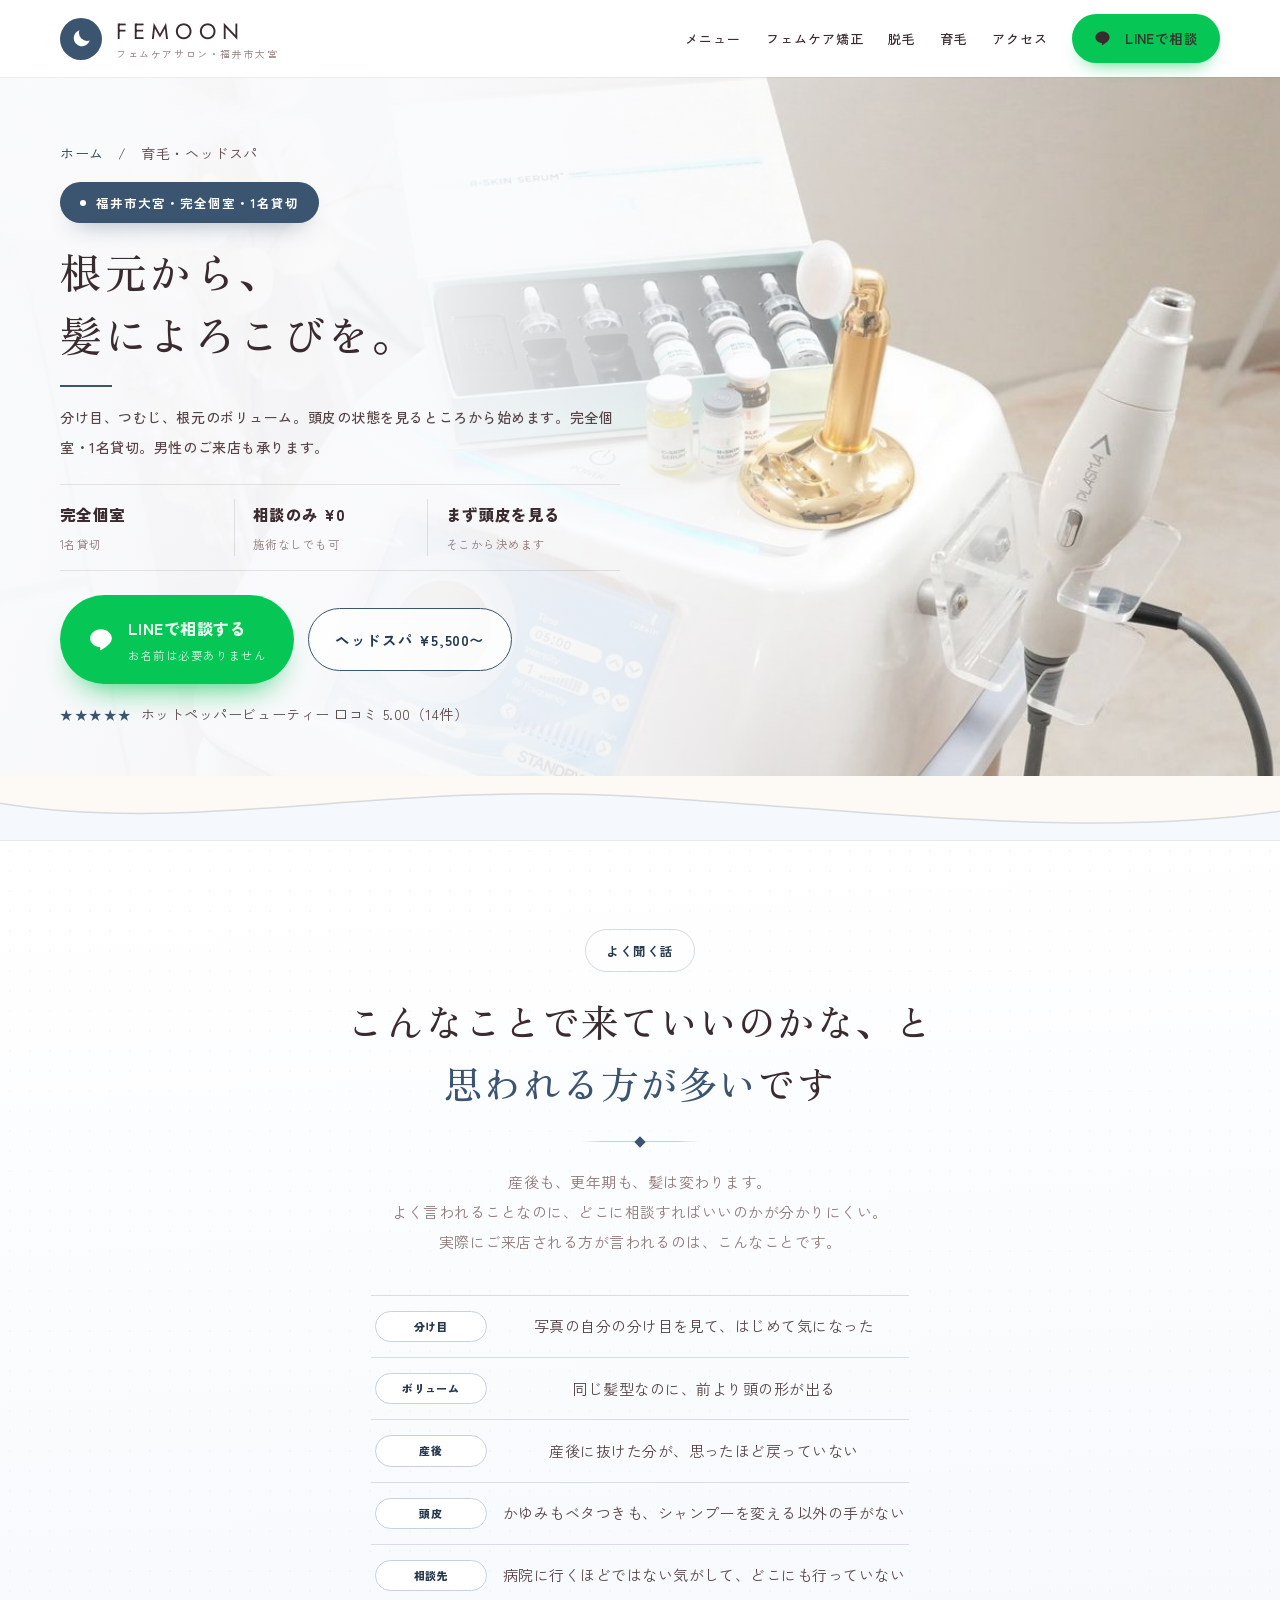
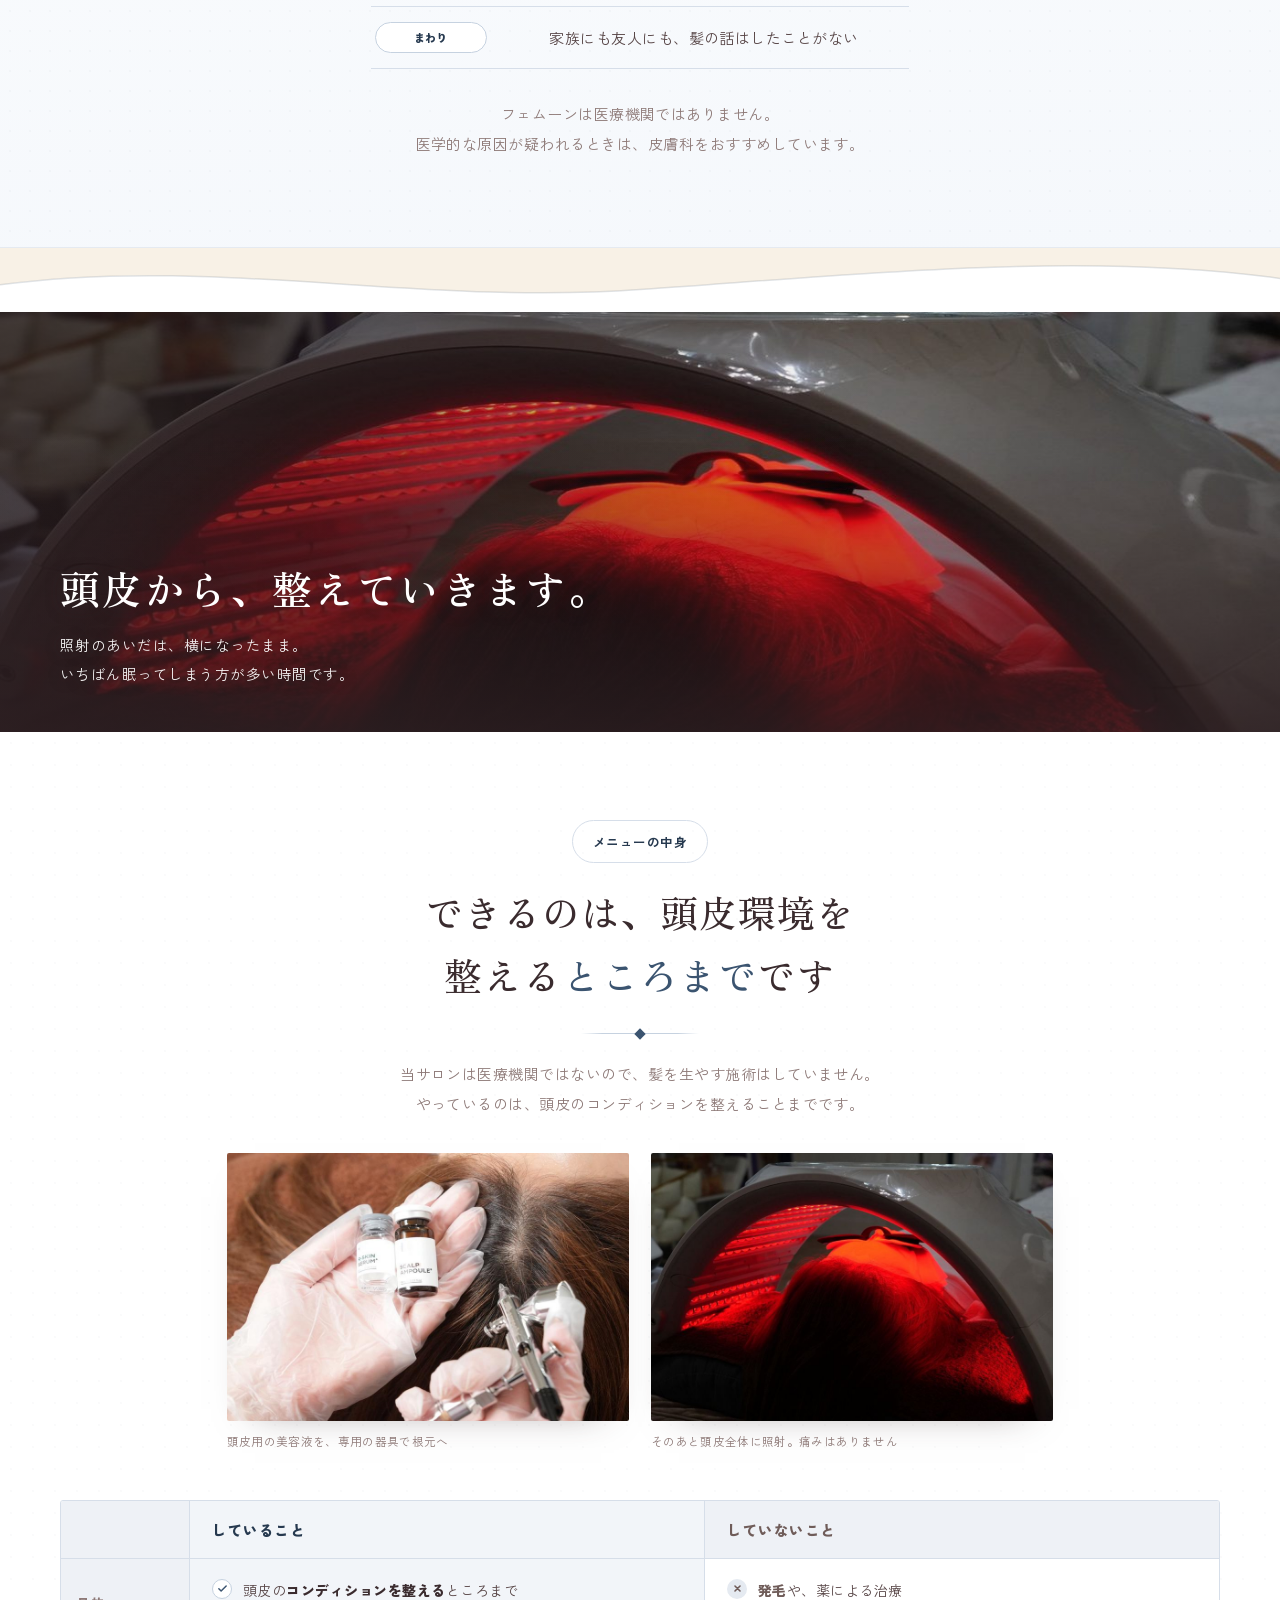
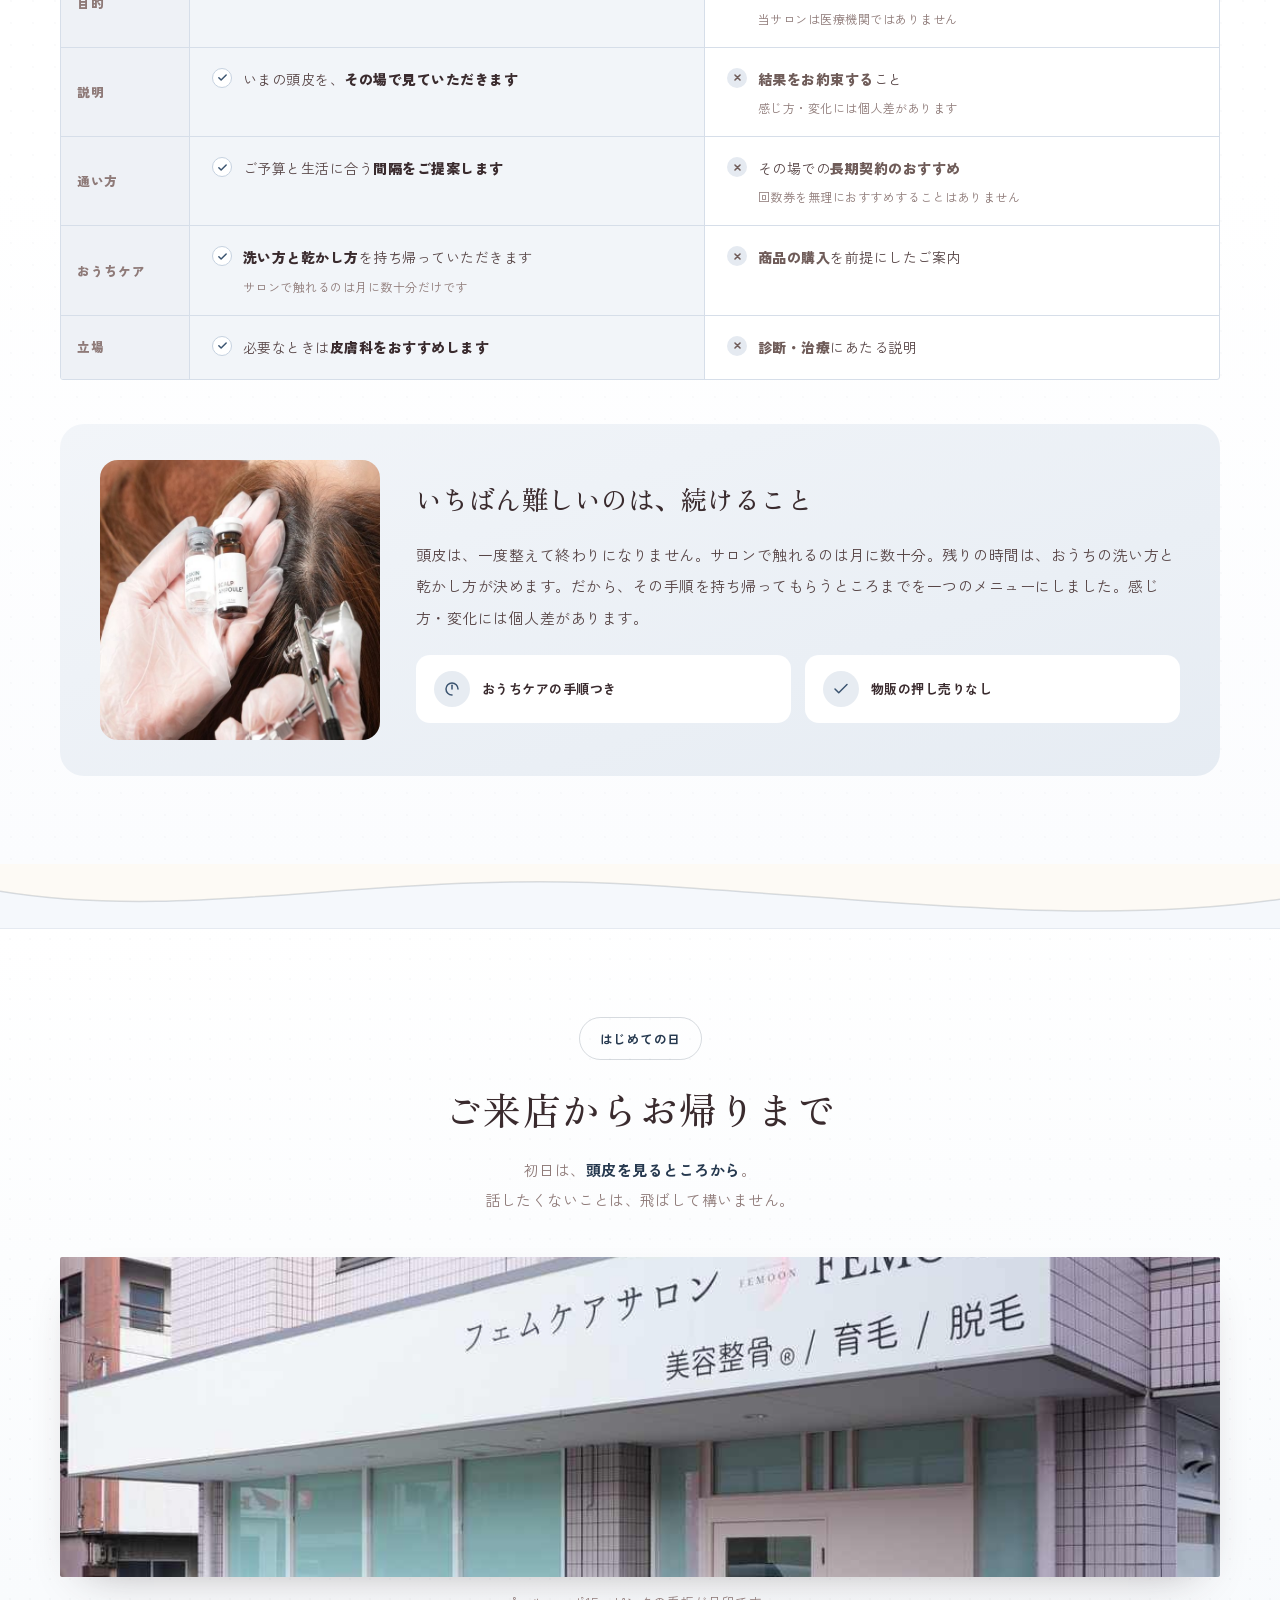
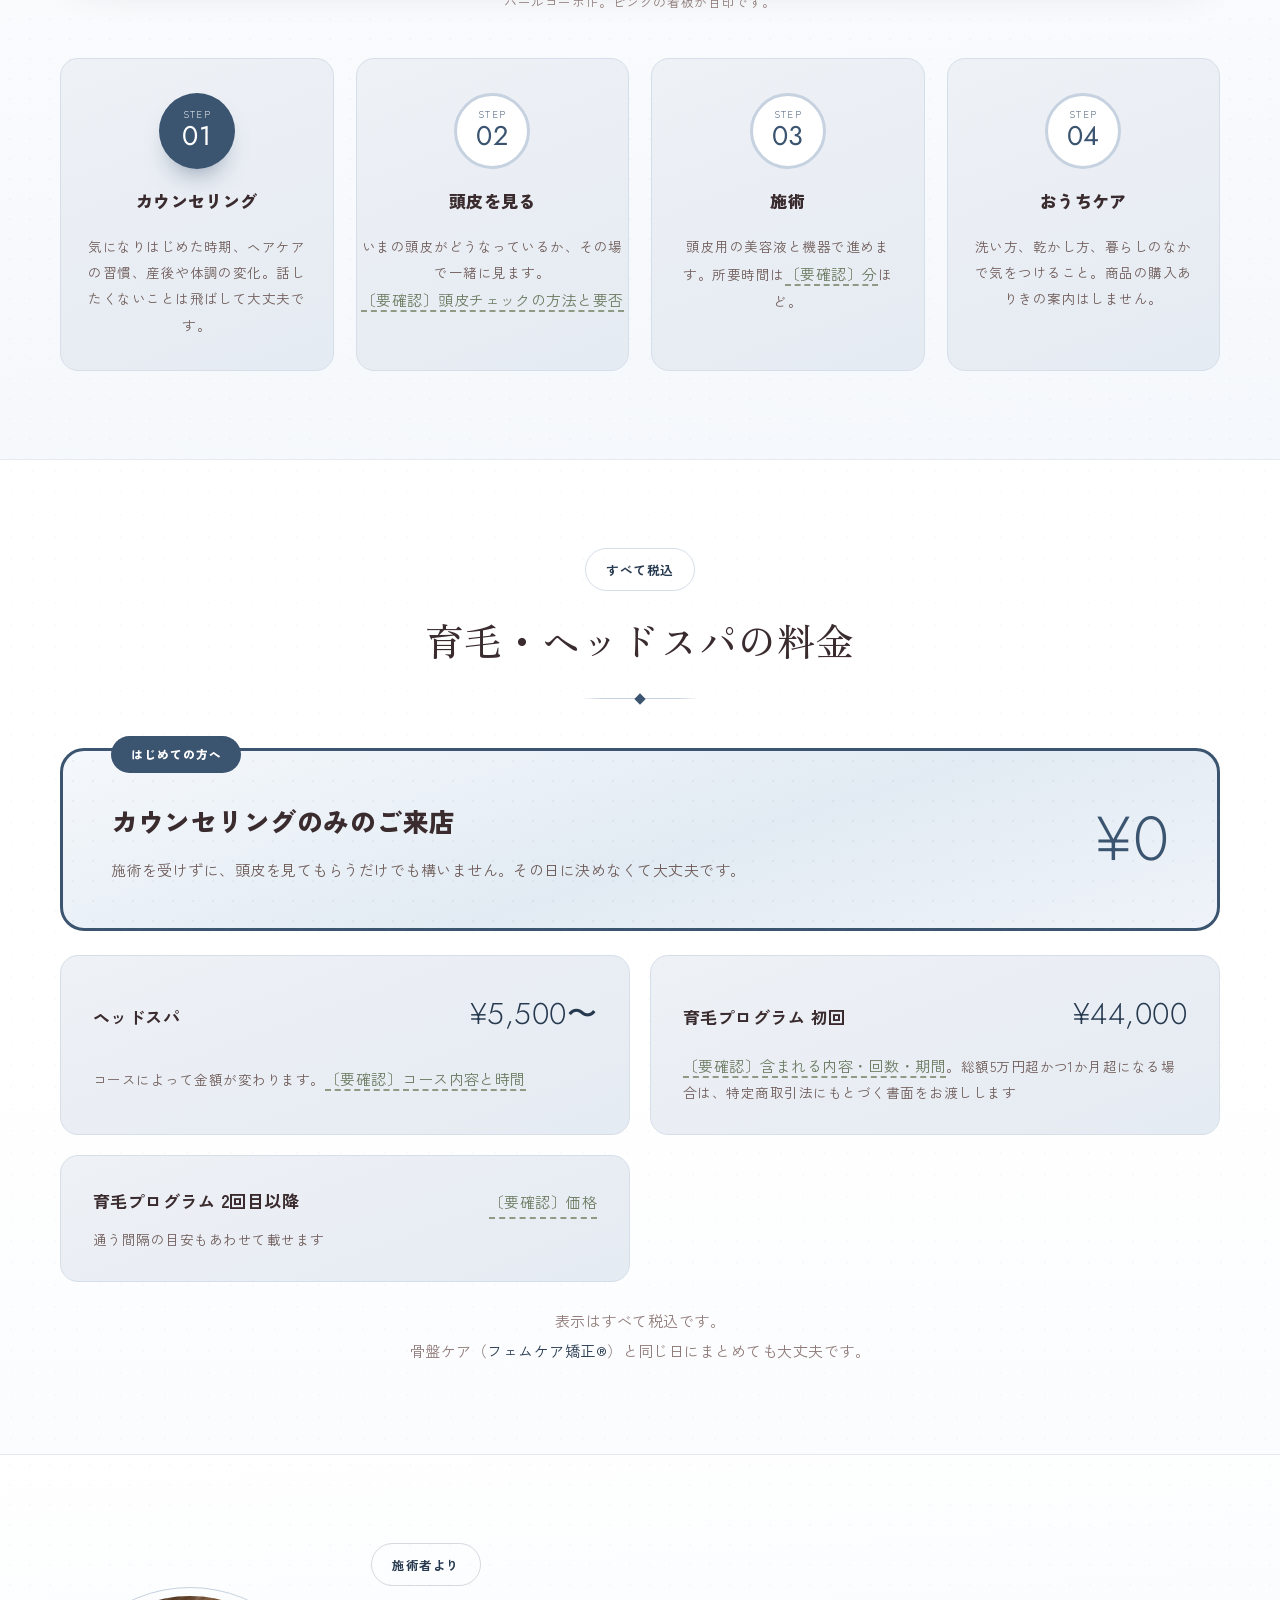
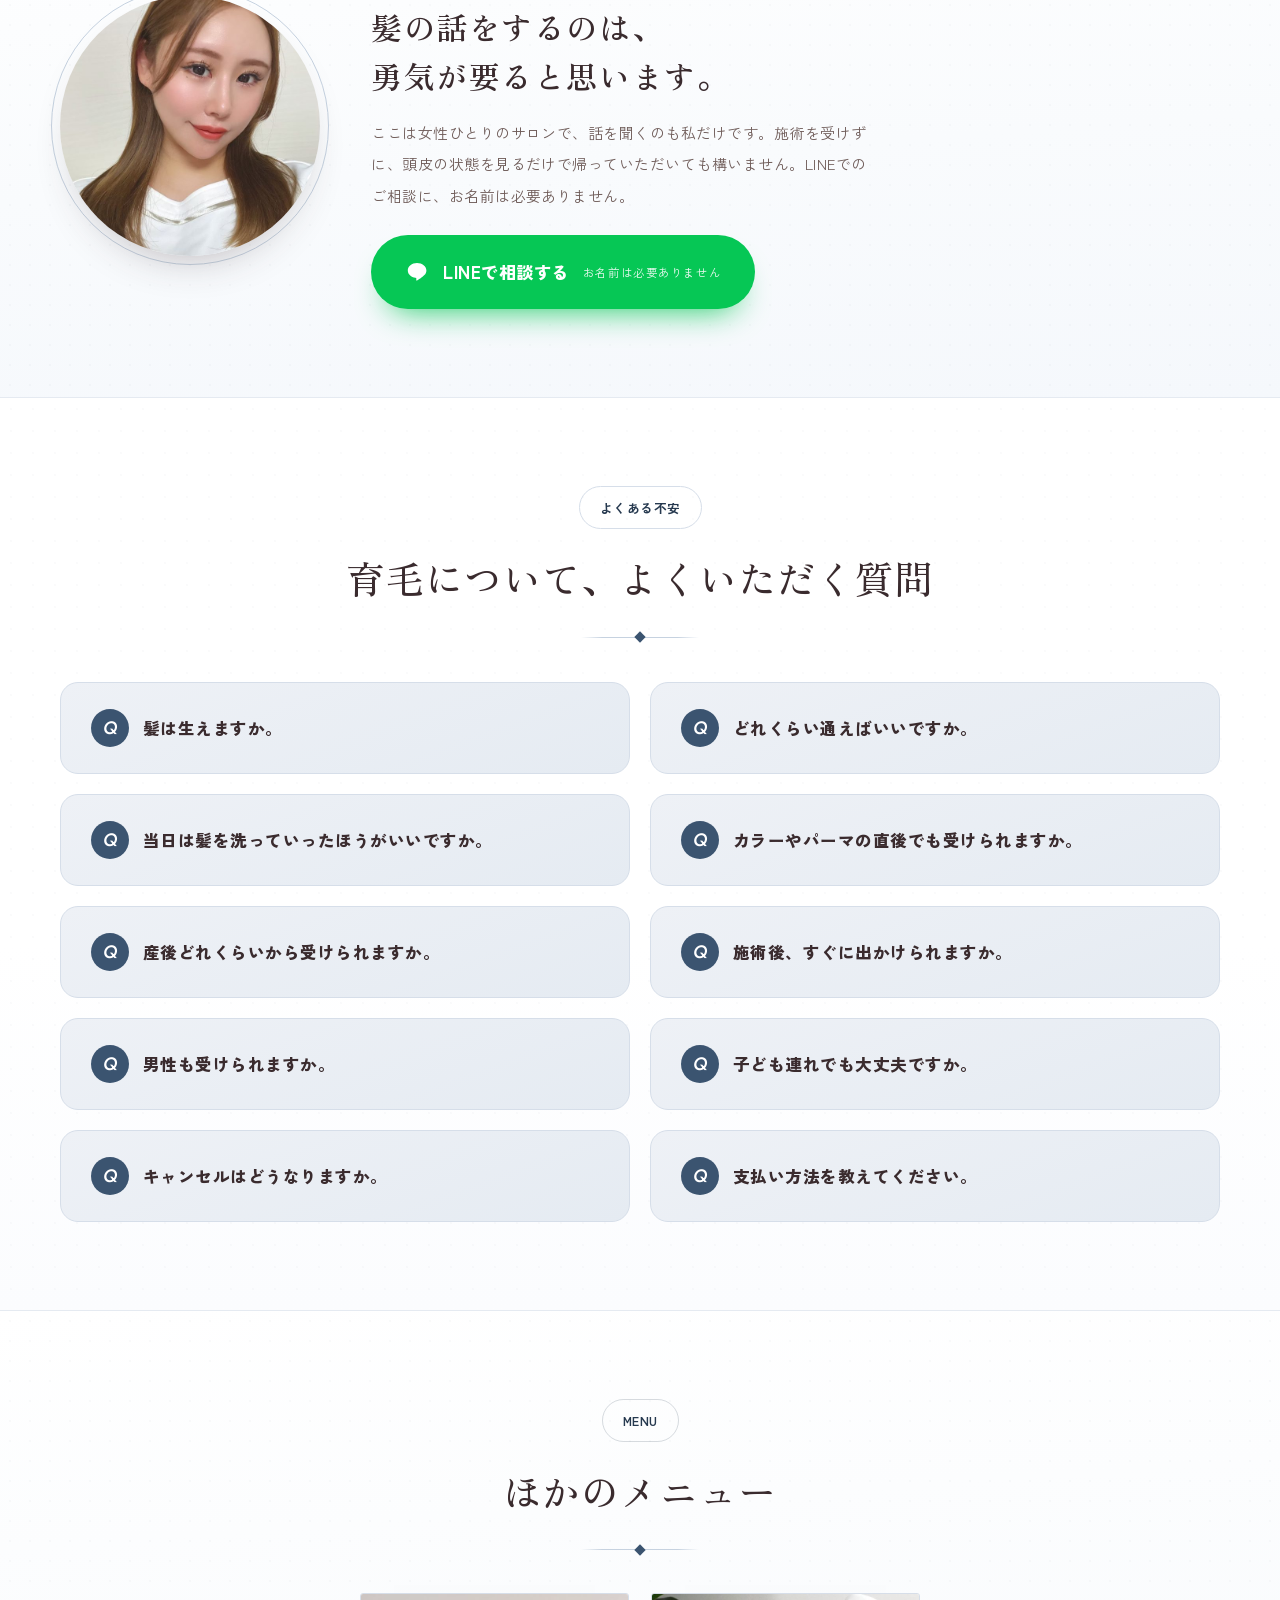
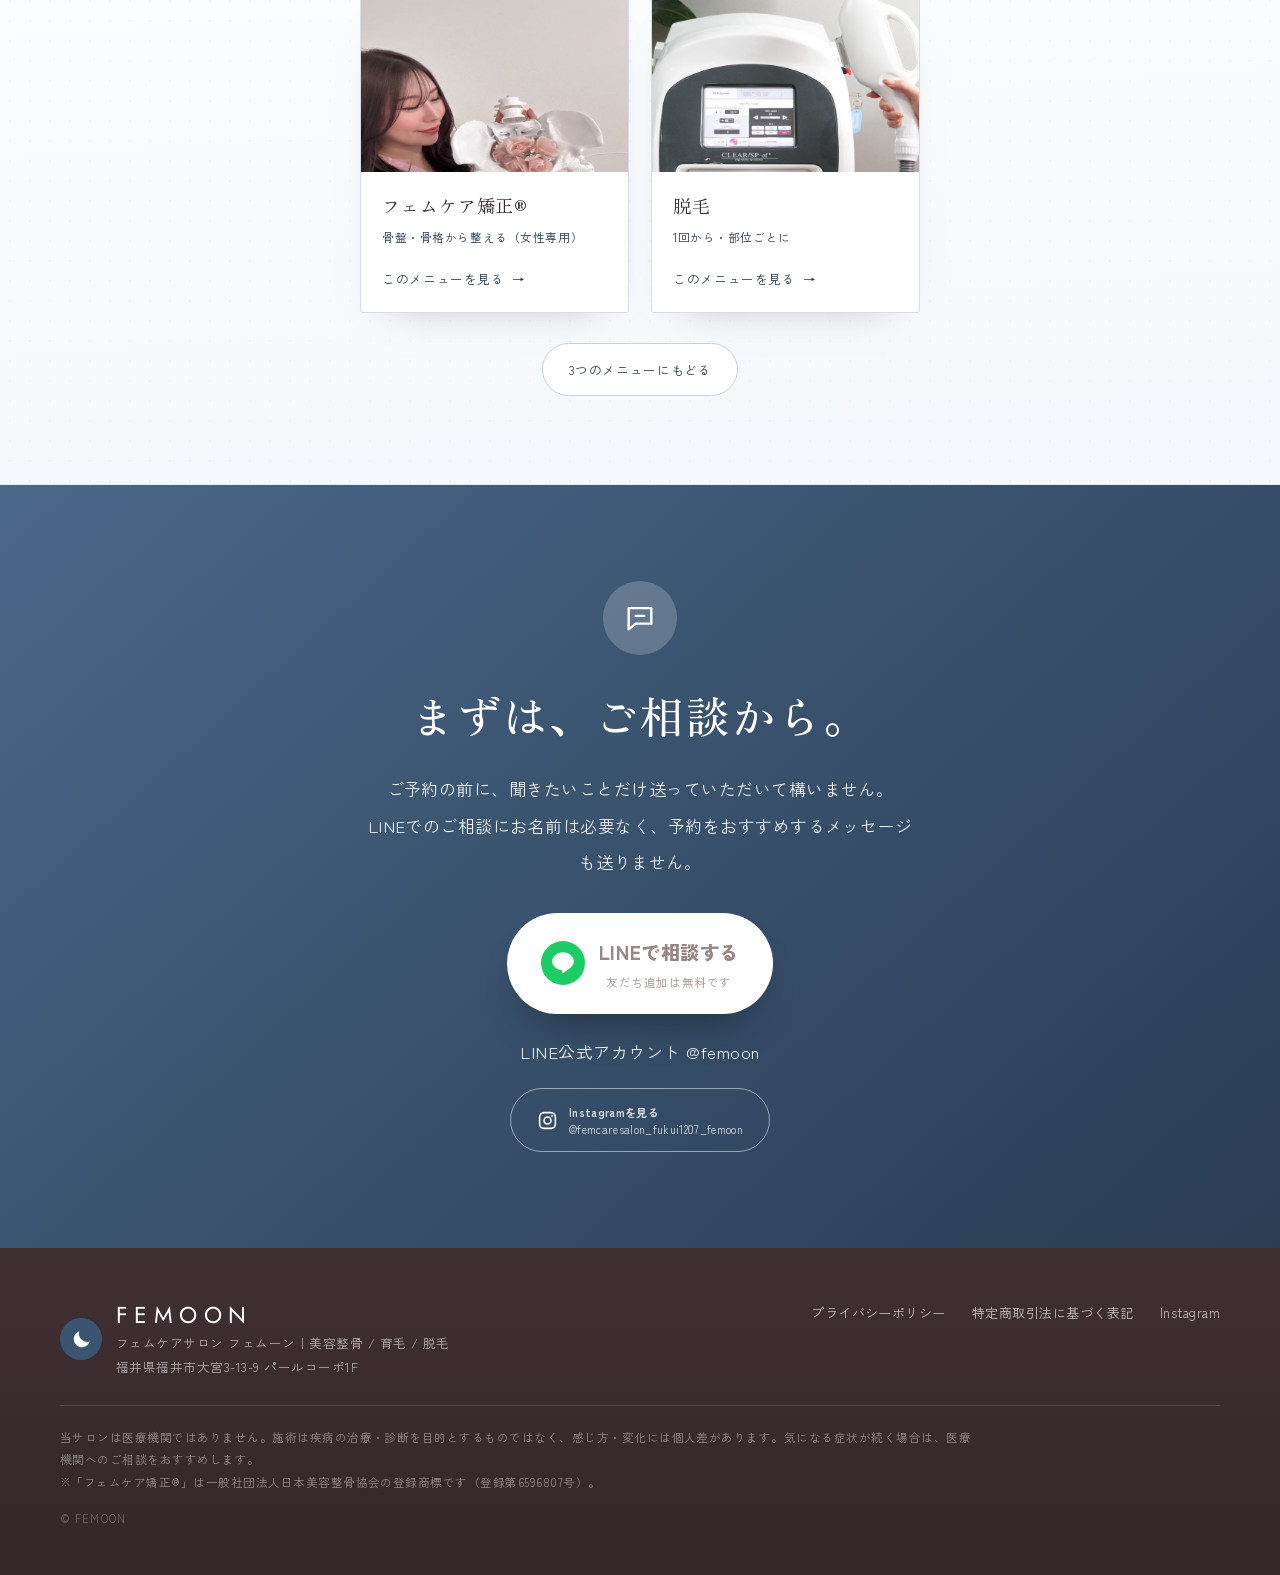
<file: ikumo/index.html>
<!doctype html>
<html lang="ja">
<head>
<meta charset="utf-8">
<meta name="viewport" content="width=device-width, initial-scale=1">
<title>育毛・ヘッドスパ｜フェムケアサロン FEMOON（フェムーン）福井市大宮</title>
<meta name="description" content="根元から、髪によろこびを。頭皮の状態を見るところから始める育毛とヘッドスパ。福井市大宮、完全個室・1名貸切。男性のご来店も承ります。相談のみのご来店は無料です。">
<link rel="canonical" href="https://femoon.skeleton-inc.jp/ikumo/">
<meta name="robots" content="noindex,nofollow"><!-- 公開確認中。サロン確認後に削除する -->
<meta property="og:type" content="article">
<meta property="og:title" content="育毛・ヘッドスパ｜フェムケアサロン FEMOON（フェムーン）福井市大宮">
<meta property="og:description" content="根元から、髪によろこびを。頭皮の状態を見るところから始める育毛とヘッドスパ。福井市大宮、完全個室・1名貸切。男性のご来店も承ります。">
<meta property="og:image" content="https://femoon.skeleton-inc.jp/assets/storefront.jpg">
<meta property="og:locale" content="ja_JP">
<meta name="twitter:card" content="summary_large_image">
<meta name="theme-color" content="#3B5470">
<link rel="preconnect" href="https://fonts.googleapis.com">
<link rel="preconnect" href="https://fonts.gstatic.com" crossorigin>
<link rel="stylesheet" href="https://fonts.googleapis.com/css2?family=Zen+Old+Mincho:wght@400;500;600&family=Zen+Kaku+Gothic+New:wght@400;500;700;900&family=Jost:wght@300;400;500;600&display=swap">
<link rel="stylesheet" href="../assets/style.css">
<script type="application/ld+json">
{"@context":"https://schema.org","@type":"BreadcrumbList","itemListElement":[
{"@type":"ListItem","position":1,"name":"ホーム","item":"https://femoon.skeleton-inc.jp/"},
{"@type":"ListItem","position":2,"name":"育毛・ヘッドスパ","item":"https://femoon.skeleton-inc.jp/ikumo/"}]}
</script>
</head>
<body class="t-ikumo">

<header class="site-head">
  <div class="wrap">
    <a class="brand" href="../">
      <span class="brand-mark"><svg width="23" height="23" viewBox="0 0 24 24" fill="#fff"><path d="M20.5 14.2A8.5 8.5 0 0 1 9.8 3.5a8.5 8.5 0 1 0 10.7 10.7z"/></svg></span>
      <span class="brand-txt"><span class="brand-en">FEMOON</span><span class="brand-ja">フェムケアサロン・福井市大宮</span></span>
    </a>
    <nav class="nav">
      <a href="../">メニュー</a>
      <a href="../femcare/">フェムケア矯正</a>
      <a href="../datsumo/">脱毛</a>
      <a href="../ikumo/">育毛</a>
      <a href="../#access">アクセス</a>
      <a class="btn-line" href="#line"><svg width="17" height="17" viewBox="0 0 24 24" fill="currentColor"><path d="M12 2C6.48 2 2 5.73 2 10.32c0 4.1 3.55 7.54 8.35 8.2.32.07.77.22.88.5.1.25.07.65.03.9l-.14.85c-.04.25-.2.98.86.53 1.06-.44 5.7-3.36 7.78-5.75C21.1 13.9 22 12.2 22 10.32 22 5.73 17.52 2 12 2z"/></svg><span><b>LINEで相談</b></span></a>
    </nav>
  </div>
</header>

<section class="sub-hero" id="top">
  <img src="../assets/ik-machine.jpg" alt="頭皮ケアに使う機器と美容液" fetchpriority="high">
  <div class="wrap">
    <div class="sub-hero-in">
      <p class="crumb"><a href="../">ホーム</a>　/　育毛・ヘッドスパ</p>
      <span class="badge" style="margin-top:14px"><i></i>福井市大宮・完全個室・1名貸切</span>
      <h1>根元から、<br>髪によろこびを。</h1>
      <span class="hero-rule" aria-hidden="true"></span>
      <p class="hero-sub">分け目、つむじ、根元のボリューム。頭皮の状態を見るところから始めます。<br class="sp-br">完全個室・1名貸切。男性のご来店も承ります。</p>
      <ul class="hero-facts">
        <li><b>完全個室</b><span>1名貸切</span></li>
        <li><b>相談のみ ¥0</b><span>施術なしでも可</span></li>
        <li><b>まず頭皮を見る</b><span>そこから決めます</span></li>
      </ul>
      <div class="hero-cta">
        <a class="btn-line" href="#line">
          <svg width="26" height="26" viewBox="0 0 24 24" fill="currentColor"><path d="M12 2C6.48 2 2 5.73 2 10.32c0 4.1 3.55 7.54 8.35 8.2.32.07.77.22.88.5.1.25.07.65.03.9l-.14.85c-.04.25-.2.98.86.53 1.06-.44 5.7-3.36 7.78-5.75C21.1 13.9 22 12.2 22 10.32 22 5.73 17.52 2 12 2z"/></svg>
          <span><b>LINEで相談する</b><span>お名前は必要ありません</span></span>
        </a>
        <a class="btn-ghost-w" href="#price">ヘッドスパ ¥5,500〜</a>
      </div>
      <p class="hero-note"><span class="hero-stars" aria-hidden="true">★★★★★</span>ホットペッパービューティー 口コミ 5.00（14件）</p>
    </div>
  </div>
</section>

<div class="wv wv--from-white"><svg viewBox="0 0 1440 80" preserveAspectRatio="none" aria-hidden="true"><path d="M0,34 C220,74 430,6 720,26 C1010,46 1230,78 1440,44 L1440,80 L0,80 Z" fill="currentColor"/><path d="M0,34 C220,74 430,6 720,26 C1010,46 1230,78 1440,44" fill="none" stroke="rgba(var(--pink-deep-rgb),.16)" stroke-width="1.5" vector-effect="non-scaling-stroke"/></svg></div>

<section class="sec sec--beige" id="worries">
  <div class="wrap center">
    <span class="eyebrow">よく聞く話</span>
    <h2 class="h2" style="margin-top:18px">こんなことで来ていいのかな、と<br><em>思われる方が多い</em>です</h2>
    <span class="rule"></span>
    <p class="lead" style="margin-top:20px">産後も、更年期も、髪は変わります。<br>よく言われることなのに、どこに相談すればいいのかが分かりにくい。<br>実際にご来店される方が言われるのは、こんなことです。</p>
    <ul class="wor-list" style="max-width:780px;margin:38px auto 0">
      <li><span class="wl-tag">分け目</span><span class="wl-txt">写真の自分の分け目を見て、はじめて気になった</span></li>
      <li><span class="wl-tag">ボリューム</span><span class="wl-txt">同じ髪型なのに、前より頭の形が出る</span></li>
      <li><span class="wl-tag">産後</span><span class="wl-txt">産後に抜けた分が、思ったほど戻っていない</span></li>
      <li><span class="wl-tag">頭皮</span><span class="wl-txt">かゆみもベタつきも、シャンプーを変える以外の手がない</span></li>
      <li><span class="wl-tag">相談先</span><span class="wl-txt">病院に行くほどではない気がして、どこにも行っていない</span></li>
      <li><span class="wl-tag">まわり</span><span class="wl-txt">家族にも友人にも、髪の話はしたことがない</span></li>
    </ul>
    <p class="lead" style="margin-top:30px">フェムーンは医療機関ではありません。<br>医学的な原因が疑われるときは、皮膚科をおすすめしています。</p>
  </div>
</section>

<div class="wv wv--from-beige"><svg viewBox="0 0 1440 80" preserveAspectRatio="none" aria-hidden="true"><path d="M0,46 C240,10 470,72 720,52 C980,32 1220,4 1440,38 L1440,80 L0,80 Z" fill="currentColor"/><path d="M0,46 C240,10 470,72 720,52 C980,32 1220,4 1440,38" fill="none" stroke="rgba(var(--pink-deep-rgb),.14)" stroke-width="1.5" vector-effect="non-scaling-stroke"/></svg></div>

<section class="band">
  <img src="../assets/ik-band.jpg" alt="頭皮に赤色LEDをあてているところ" loading="lazy">
  <div class="band-in">
    <p class="band-lead">頭皮から、整えていきます。</p>
    <p class="band-sub">照射のあいだは、横になったまま。<br>いちばん眠ってしまう方が多い時間です。</p>
  </div>
</section>

<section class="sec sec--white" id="about">
  <div class="wrap center">
    <span class="eyebrow">メニューの中身</span>
    <h2 class="h2" style="margin-top:18px">できるのは、頭皮環境を<br>整える<em>ところまで</em>です</h2>
    <span class="rule"></span>
    <p class="lead" style="margin-top:20px">当サロンは医療機関ではないので、髪を生やす施術はしていません。<br>やっているのは、頭皮のコンディションを整えることまでです。</p>
    <div class="duo" style="max-width:920px;margin-left:auto;margin-right:auto">
      <figure><img src="../assets/ik-ampoule.jpg" alt="頭皮用の美容液アンプルと施術に使う器具" loading="lazy"><figcaption>頭皮用の美容液を、専用の器具で根元へ</figcaption></figure>
      <figure><img src="../assets/ik-led.jpg" alt="頭皮に赤色LEDをあてているところ" loading="lazy"><figcaption>そのあと頭皮全体に照射。痛みはありません</figcaption></figure>
    </div>

    <div class="cmp">
      <div class="cmp-head">
        <span></span>
        <span class="cmp-h cmp-h--do">していること</span>
        <span class="cmp-h cmp-h--no">していないこと</span>
      </div>
      <div class="cmp-row">
        <span class="cmp-key">目的</span>
        <div class="cmp-cell cmp-do"><i aria-hidden="true"><svg viewBox="0 0 24 24" fill="none" stroke="currentColor" stroke-width="3.2" stroke-linecap="round" stroke-linejoin="round"><path d="M4 12.5l5 5L20 6.5"/></svg></i><p>頭皮の<b>コンディションを整える</b>ところまで</p></div>
        <div class="cmp-cell cmp-no"><i aria-hidden="true"><svg viewBox="0 0 24 24" fill="none" stroke="currentColor" stroke-width="3.4" stroke-linecap="round"><path d="M6.5 6.5l11 11M17.5 6.5l-11 11"/></svg></i><p><b>発毛</b>や、薬による治療<small>当サロンは医療機関ではありません</small></p></div>
      </div>
      <div class="cmp-row">
        <span class="cmp-key">説明</span>
        <div class="cmp-cell cmp-do"><i aria-hidden="true"><svg viewBox="0 0 24 24" fill="none" stroke="currentColor" stroke-width="3.2" stroke-linecap="round" stroke-linejoin="round"><path d="M4 12.5l5 5L20 6.5"/></svg></i><p>いまの頭皮を、<b>その場で見ていただきます</b></p></div>
        <div class="cmp-cell cmp-no"><i aria-hidden="true"><svg viewBox="0 0 24 24" fill="none" stroke="currentColor" stroke-width="3.4" stroke-linecap="round"><path d="M6.5 6.5l11 11M17.5 6.5l-11 11"/></svg></i><p><b>結果をお約束する</b>こと<small>感じ方・変化には個人差があります</small></p></div>
      </div>
      <div class="cmp-row">
        <span class="cmp-key">通い方</span>
        <div class="cmp-cell cmp-do"><i aria-hidden="true"><svg viewBox="0 0 24 24" fill="none" stroke="currentColor" stroke-width="3.2" stroke-linecap="round" stroke-linejoin="round"><path d="M4 12.5l5 5L20 6.5"/></svg></i><p>ご予算と生活に合う<b>間隔をご提案します</b></p></div>
        <div class="cmp-cell cmp-no"><i aria-hidden="true"><svg viewBox="0 0 24 24" fill="none" stroke="currentColor" stroke-width="3.4" stroke-linecap="round"><path d="M6.5 6.5l11 11M17.5 6.5l-11 11"/></svg></i><p>その場での<b>長期契約のおすすめ</b><small>回数券を無理におすすめすることはありません</small></p></div>
      </div>
      <div class="cmp-row">
        <span class="cmp-key">おうちケア</span>
        <div class="cmp-cell cmp-do"><i aria-hidden="true"><svg viewBox="0 0 24 24" fill="none" stroke="currentColor" stroke-width="3.2" stroke-linecap="round" stroke-linejoin="round"><path d="M4 12.5l5 5L20 6.5"/></svg></i><p><b>洗い方と乾かし方</b>を持ち帰っていただきます<small>サロンで触れるのは月に数十分だけです</small></p></div>
        <div class="cmp-cell cmp-no"><i aria-hidden="true"><svg viewBox="0 0 24 24" fill="none" stroke="currentColor" stroke-width="3.4" stroke-linecap="round"><path d="M6.5 6.5l11 11M17.5 6.5l-11 11"/></svg></i><p><b>商品の購入</b>を前提にしたご案内</p></div>
      </div>
      <div class="cmp-row">
        <span class="cmp-key">立場</span>
        <div class="cmp-cell cmp-do"><i aria-hidden="true"><svg viewBox="0 0 24 24" fill="none" stroke="currentColor" stroke-width="3.2" stroke-linecap="round" stroke-linejoin="round"><path d="M4 12.5l5 5L20 6.5"/></svg></i><p>必要なときは<b>皮膚科をおすすめします</b></p></div>
        <div class="cmp-cell cmp-no"><i aria-hidden="true"><svg viewBox="0 0 24 24" fill="none" stroke="currentColor" stroke-width="3.4" stroke-linecap="round"><path d="M6.5 6.5l11 11M17.5 6.5l-11 11"/></svg></i><p><b>診断・治療</b>にあたる説明</p></div>
      </div>
    </div>

    <div class="why" style="margin-top:44px">
      <img src="../assets/ik-why.jpg" alt="頭皮用の美容液アンプル" loading="lazy">
      <div style="text-align:left">
        <h3>いちばん難しいのは、続けること</h3>
        <p>頭皮は、一度整えて終わりになりません。サロンで触れるのは月に数十分。残りの時間は、おうちの洗い方と乾かし方が決めます。だから、その手順を持ち帰ってもらうところまでを一つのメニューにしました。感じ方・変化には個人差があります。</p>
        <div class="why-3" style="grid-template-columns:repeat(2,minmax(0,1fr));margin-top:22px">
          <div><i><svg width="18" height="18" viewBox="0 0 24 24" fill="none" stroke="currentColor" stroke-width="2" stroke-linecap="round" stroke-linejoin="round" style="color:var(--pink)"><path d="M12 20a8 8 0 1 1 8-8"/><path d="M12 12V7"/></svg></i><span>おうちケアの手順つき</span></div>
          <div><i><svg width="18" height="18" viewBox="0 0 24 24" fill="none" stroke="currentColor" stroke-width="2" stroke-linecap="round" stroke-linejoin="round" style="color:var(--pink)"><path d="M20 6 9 17l-5-5"/></svg></i><span>物販の押し売りなし</span></div>
        </div>
      </div>
    </div>
  </div>
</section>

<div class="wv wv--from-white"><svg viewBox="0 0 1440 80" preserveAspectRatio="none" aria-hidden="true"><path d="M0,34 C220,74 430,6 720,26 C1010,46 1230,78 1440,44 L1440,80 L0,80 Z" fill="currentColor"/><path d="M0,34 C220,74 430,6 720,26 C1010,46 1230,78 1440,44" fill="none" stroke="rgba(var(--pink-deep-rgb),.16)" stroke-width="1.5" vector-effect="non-scaling-stroke"/></svg></div>

<section class="sec sec--beige" id="flow">
  <div class="wrap center">
    <span class="eyebrow">はじめての日</span>
    <h2 class="h2" style="margin-top:18px">ご来店からお帰りまで</h2>
    <p class="lead" style="margin-top:14px">初日は、<strong style="color:var(--pink-deep)">頭皮を見るところから</strong>。<br>話したくないことは、飛ばして構いません。</p>
    <figure class="flow-fig">
      <img src="../assets/storefront.jpg" alt="フェムーンの入口" loading="lazy">
      <figcaption>パールコーポ1F。ピンクの看板が目印です。</figcaption>
    </figure>
    <div class="steps">
      <div class="step"><span class="no"><small>STEP</small><b>01</b></span><h4>カウンセリング</h4><p>気になりはじめた時期、ヘアケアの習慣、産後や体調の変化。話したくないことは飛ばして大丈夫です。</p></div>
      <div class="step"><span class="no"><small>STEP</small><b>02</b></span><h4>頭皮を見る</h4><p>いまの頭皮がどうなっているか、その場で一緒に見ます。<span class="tbd">〔要確認〕頭皮チェックの方法と要否</span></p></div>
      <div class="step"><span class="no"><small>STEP</small><b>03</b></span><h4>施術</h4><p>頭皮用の美容液と機器で進めます。所要時間は<span class="tbd">〔要確認〕分</span>ほど。</p></div>
      <div class="step"><span class="no"><small>STEP</small><b>04</b></span><h4>おうちケア</h4><p>洗い方、乾かし方、暮らしのなかで気をつけること。商品の購入ありきの案内はしません。</p></div>
    </div>
  </div>
</section>

<section class="sec sec--white" id="price">
  <div class="wrap center">
    <span class="eyebrow">すべて税込</span>
    <h2 class="h2" style="margin-top:18px">育毛・ヘッドスパの料金</h2>
    <span class="rule"></span>
    <div class="price-hero">
      <span class="ribbon">はじめての方へ</span>
      <div class="price-hero-in">
        <div style="text-align:left">
          <h3>カウンセリングのみのご来店</h3>
          <p>施術を受けずに、頭皮を見てもらうだけでも構いません。その日に決めなくて大丈夫です。</p>
        </div>
        <span class="price-tag"><b>¥0</b></span>
      </div>
    </div>
    <div class="price-grid" style="text-align:left">
      <div class="price-row"><span class="nm">ヘッドスパ</span><span class="val">¥5,500〜</span><span class="dsc">コースによって金額が変わります。<span class="tbd">〔要確認〕コース内容と時間</span></span></div>
      <div class="price-row"><span class="nm">育毛プログラム 初回</span><span class="val">¥44,000</span><span class="dsc"><span class="tbd">〔要確認〕含まれる内容・回数・期間</span>。総額5万円超かつ1か月超になる場合は、特定商取引法にもとづく書面をお渡しします</span></div>
      <div class="price-row"><span class="nm">育毛プログラム 2回目以降</span><span class="tbd">〔要確認〕価格</span><span class="dsc">通う間隔の目安もあわせて載せます</span></div>
    </div>
    <p class="lead" style="margin-top:24px">表示はすべて税込です。<br>骨盤ケア（<a href="../femcare/" style="color:var(--pink-deep)">フェムケア矯正®</a>）と同じ日にまとめても大丈夫です。</p>
  </div>
</section>

<section class="sec sec--beige">
  <div class="wrap">
    <div class="askme">
      <div class="askme-fig">
        <img src="../assets/portrait2.jpg" alt="施術者 安西里帆" loading="lazy">
      </div>
      <div class="askme-body">
        <span class="eyebrow">施術者より</span>
        <p class="askme-lead">髪の話をするのは、<br>勇気が要ると思います。</p>
        <p class="askme-txt">ここは女性ひとりのサロンで、話を聞くのも私だけです。施術を受けずに、頭皮の状態を見るだけで帰っていただいても構いません。LINEでのご相談に、お名前は必要ありません。</p>
        <a class="btn-line" href="#line">
          <svg width="24" height="24" viewBox="0 0 24 24" fill="#fff" aria-hidden="true"><path d="M12 3C6.9 3 2.8 6.3 2.8 10.4c0 3.7 3.3 6.8 7.7 7.4.3.1.7.2.8.5.1.3.1.6 0 .9l-.1.8c0 .2-.2.9.8.5s5.4-3.2 7.4-5.4c1.3-1.4 2-2.9 2-4.7C21.4 6.3 17.2 3 12 3z"/></svg>
          <b>LINEで相談する</b><span>お名前は必要ありません</span>
        </a>
      </div>
    </div>
  </div>
</section>

<section class="sec sec--white" id="faq">
  <div class="wrap center">
    <span class="eyebrow">よくある不安</span>
    <h2 class="h2" style="margin-top:18px">育毛について、よくいただく質問</h2>
    <span class="rule"></span>
    <div class="faq">
      <details><summary><i>Q</i><h4>髪は生えますか。</h4></summary><p class="a">医療機関ではないので、発毛のお約束はできません。そういう説明もしていません。やっているのは、頭皮のコンディションを整えるところまでです。治療をお考えなら、皮膚科をおすすめします。</p></details>
      <details><summary><i>Q</i><h4>どれくらい通えばいいですか。</h4></summary><p class="a">頭皮の状態と生活リズムで変わります。カウンセリングで、無理のない間隔を提案します。その場で回数券をおすすめすることはありません。</p></details>
      <details><summary><i>Q</i><h4>当日は髪を洗っていったほうがいいですか。</h4></summary><p class="a"><span class="tbd">〔要確認〕来店前のヘアケアについての案内</span></p></details>
      <details><summary><i>Q</i><h4>カラーやパーマの直後でも受けられますか。</h4></summary><p class="a"><span class="tbd">〔要確認〕カラー・パーマ後の受け入れ基準</span></p></details>
      <details><summary><i>Q</i><h4>産後どれくらいから受けられますか。</h4></summary><p class="a"><span class="tbd">〔要確認〕産後の受け入れ時期</span></p></details>
      <details><summary><i>Q</i><h4>施術後、すぐに出かけられますか。</h4></summary><p class="a"><span class="tbd">〔要確認〕施術後の髪の状態と、当日の過ごし方</span></p></details>
      <details><summary><i>Q</i><h4>男性も受けられますか。</h4></summary><p class="a">育毛・ヘッドスパは男性のご来店も承っています。完全個室の1名貸切ですので、ほかのお客さまと顔を合わせることはありません。骨盤ケア（フェムケア矯正®）のみ女性専用となります。</p></details>
      <details><summary><i>Q</i><h4>子ども連れでも大丈夫ですか。</h4></summary><p class="a">お子さま連れで大丈夫です。完全個室の1名貸切なので、まわりの目は気にせずに。ご予約のときにお知らせください。</p></details>
      <details><summary><i>Q</i><h4>キャンセルはどうなりますか。</h4></summary><p class="a">前日までのご予約の変更・キャンセルは無料です。当日のキャンセルは、回数券をお持ちの方は1回分の消費、それ以外のメニューは一律 ¥3,300 のキャンセル料を頂戴しています。</p></details>
      <details><summary><i>Q</i><h4>支払い方法を教えてください。</h4></summary><p class="a">現金と各種クレジットカード（Visa／Mastercard／JCB／American Express／Diners Club／UnionPay／Discover）がご利用いただけます。</p></details>
    </div>
  </div>
</section>

<section class="sec sec--beige">
  <div class="wrap center">
    <span class="eyebrow">MENU</span>
    <h2 class="h2" style="margin-top:18px">ほかのメニュー</h2>
    <span class="rule"></span>
    <div class="svc" style="grid-template-columns:repeat(2,minmax(0,1fr));max-width:760px;margin-left:auto;margin-right:auto">
      <a class="svc-card" href="../femcare/">
        <span class="svc-img"><img src="../assets/svc-femcare.jpg" alt="お洋服の上から骨盤まわりに手をあてる施術のようす" loading="lazy" width="720" height="480"></span>
        <span class="svc-body">
          <span class="svc-ttl">フェムケア矯正®</span>
          <span class="svc-sub">骨盤・骨格から整える（女性専用）</span>
          <span class="svc-go">このメニューを見る<i aria-hidden="true">→</i></span>
        </span>
      </a>
      <a class="svc-card" href="../datsumo/">
        <span class="svc-img"><img src="../assets/svc-datsumo.jpg" alt="サロンに設置している業務用の脱毛機" loading="lazy" width="720" height="480"></span>
        <span class="svc-body">
          <span class="svc-ttl">脱毛</span>
          <span class="svc-sub">1回から・部位ごとに</span>
          <span class="svc-go">このメニューを見る<i aria-hidden="true">→</i></span>
        </span>
      </a>
    </div>
    <a class="sub-back" href="../">3つのメニューにもどる</a>
  </div>
</section>

<section class="cta" id="line">
  <div class="wrap">
    <span class="halo"><svg width="34" height="34" viewBox="0 0 24 24" fill="none" stroke="#fff" stroke-width="1.7" stroke-linecap="round" stroke-linejoin="round"><path d="M4 5h16v11H9l-5 4V5z"/><path d="M9 10.5h6"/></svg></span>
    <h2>まずは、ご相談から。</h2>
    <p>ご予約の前に、聞きたいことだけ送っていただいて構いません。<br>LINEでのご相談にお名前は必要なく、予約をおすすめするメッセージも送りません。</p>
    <a class="btn-line" href="https://lh-femoon-fukui.t3-5ty6.workers.dev/r/hp" target="_blank" rel="noopener"><span class="g"><svg width="26" height="26" viewBox="0 0 24 24" fill="#fff"><path d="M12 2C6.48 2 2 5.73 2 10.32c0 4.1 3.55 7.54 8.35 8.2.32.07.77.22.88.5.1.25.07.65.03.9l-.14.85c-.04.25-.2.98.86.53 1.06-.44 5.7-3.36 7.78-5.75C21.1 13.9 22 12.2 22 10.32 22 5.73 17.52 2 12 2z"/></svg></span><span><b>LINEで相談する</b><span>友だち追加は無料です</span></span></a>
    <p class="acct">LINE公式アカウント <a href="https://lh-femoon-fukui.t3-5ty6.workers.dev/r/hp" target="_blank" rel="noopener" style="color:inherit">@femoon</a></p>
    <div class="sns-row"><a class="btn-ig" href="https://www.instagram.com/femcaresalon_fukui1207_femoon/" target="_blank" rel="noopener"><svg viewBox="0 0 24 24" fill="none" stroke="currentColor" stroke-width="1.8" stroke-linecap="round" stroke-linejoin="round" aria-hidden="true"><rect x="3" y="3" width="18" height="18" rx="5"/><circle cx="12" cy="12" r="4"/><circle cx="17.2" cy="6.8" r="1.1" fill="currentColor" stroke="none"/></svg><span class="ig-txt"><b>Instagramを見る</b><span>@femcaresalon_fukui1207_femoon</span></span></a></div>
  </div>
</section>

<footer class="foot">
  <div class="wrap">
    <div class="foot-top">
      <div class="brand">
        <span class="brand-mark"><svg width="23" height="23" viewBox="0 0 24 24" fill="#fff"><path d="M20.5 14.2A8.5 8.5 0 0 1 9.8 3.5a8.5 8.5 0 1 0 10.7 10.7z"/></svg></span>
        <span class="brand-txt"><span class="brand-en">FEMOON</span><span class="foot-addr">フェムケアサロン フェムーン｜美容整骨 / 育毛 / 脱毛<br>福井県福井市大宮3-13-9 パールコーポ1F</span></span>
      </div>
      <nav class="foot-nav">
        <a href="../privacy.html">プライバシーポリシー</a>
        <a href="../tokushoho.html">特定商取引法に基づく表記</a>
        <a href="https://www.instagram.com/femcaresalon_fukui1207_femoon/" target="_blank" rel="noopener">Instagram</a>
      </nav>
    </div>
    <p class="foot-legal">当サロンは医療機関ではありません。施術は疾病の治療・診断を目的とするものではなく、感じ方・変化には個人差があります。気になる症状が続く場合は、医療機関へのご相談をおすすめします。<br>※「フェムケア矯正®」は一般社団法人日本美容整骨協会の登録商標です（登録第6596807号）。</p>
    <p class="foot-cr">© FEMOON</p>
  </div>
</footer>

<div class="sticky">
  <a class="btn-line" href="#line"><svg width="19" height="19" viewBox="0 0 24 24" fill="currentColor"><path d="M12 2C6.48 2 2 5.73 2 10.32c0 4.1 3.55 7.54 8.35 8.2.32.07.77.22.88.5.1.25.07.65.03.9l-.14.85c-.04.25-.2.98.86.53 1.06-.44 5.7-3.36 7.78-5.75C21.1 13.9 22 12.2 22 10.32 22 5.73 17.52 2 12 2z"/></svg><span><b>LINEで相談する</b></span></a>
  <a class="alt" href="#price">料金を見る</a>
</div>

</body>
</html>
</file>
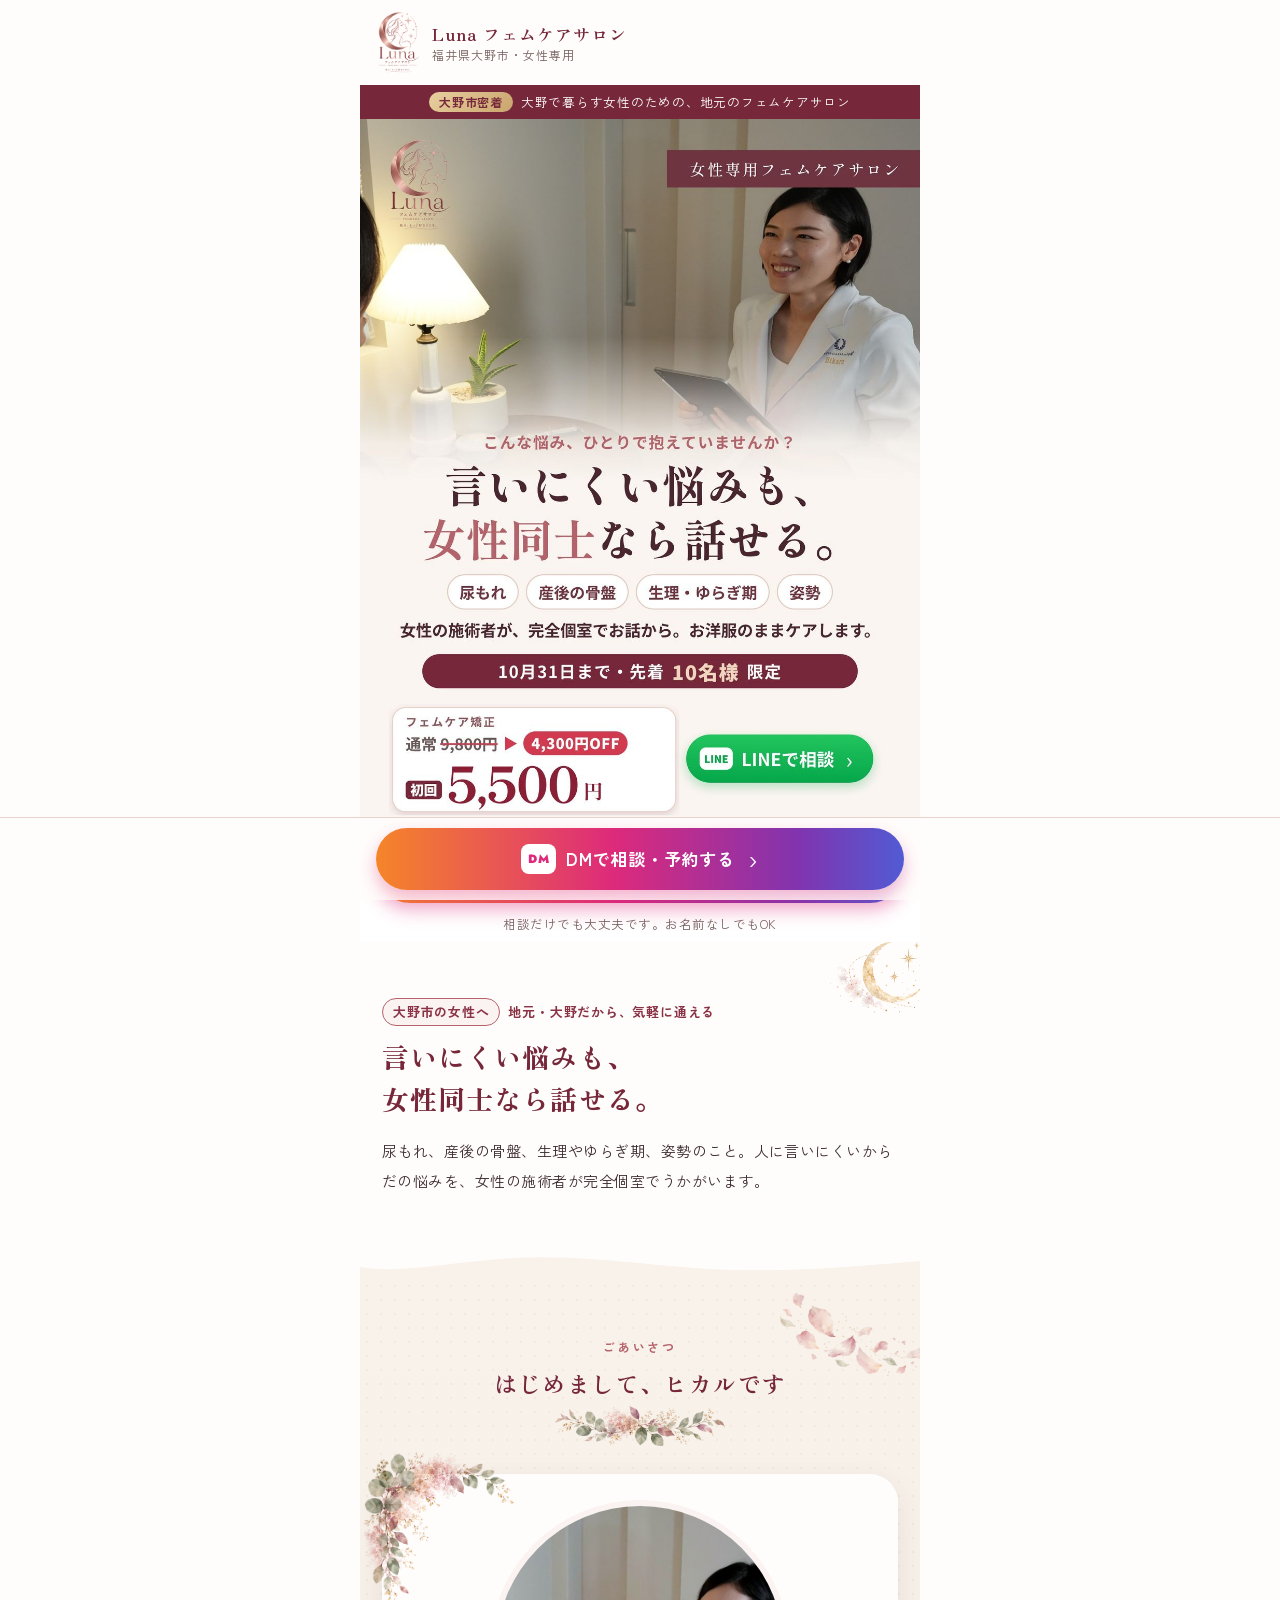
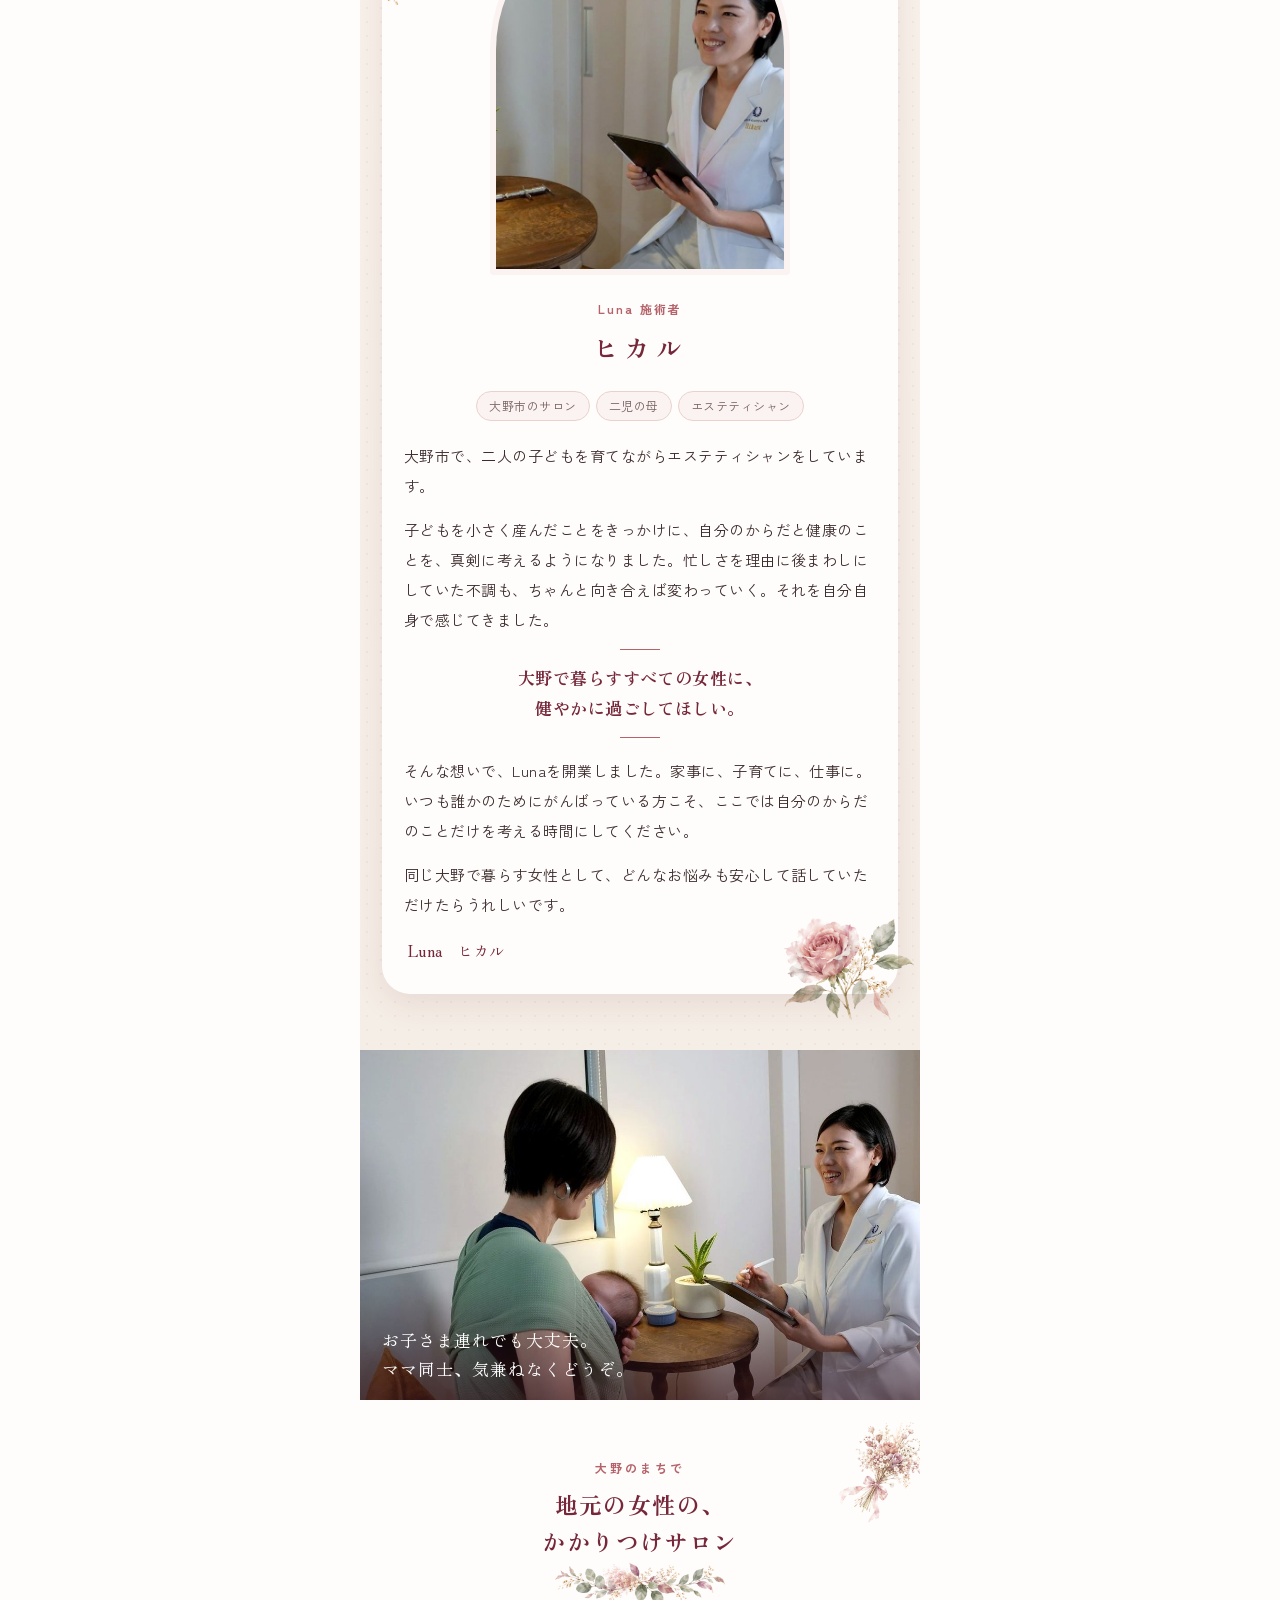
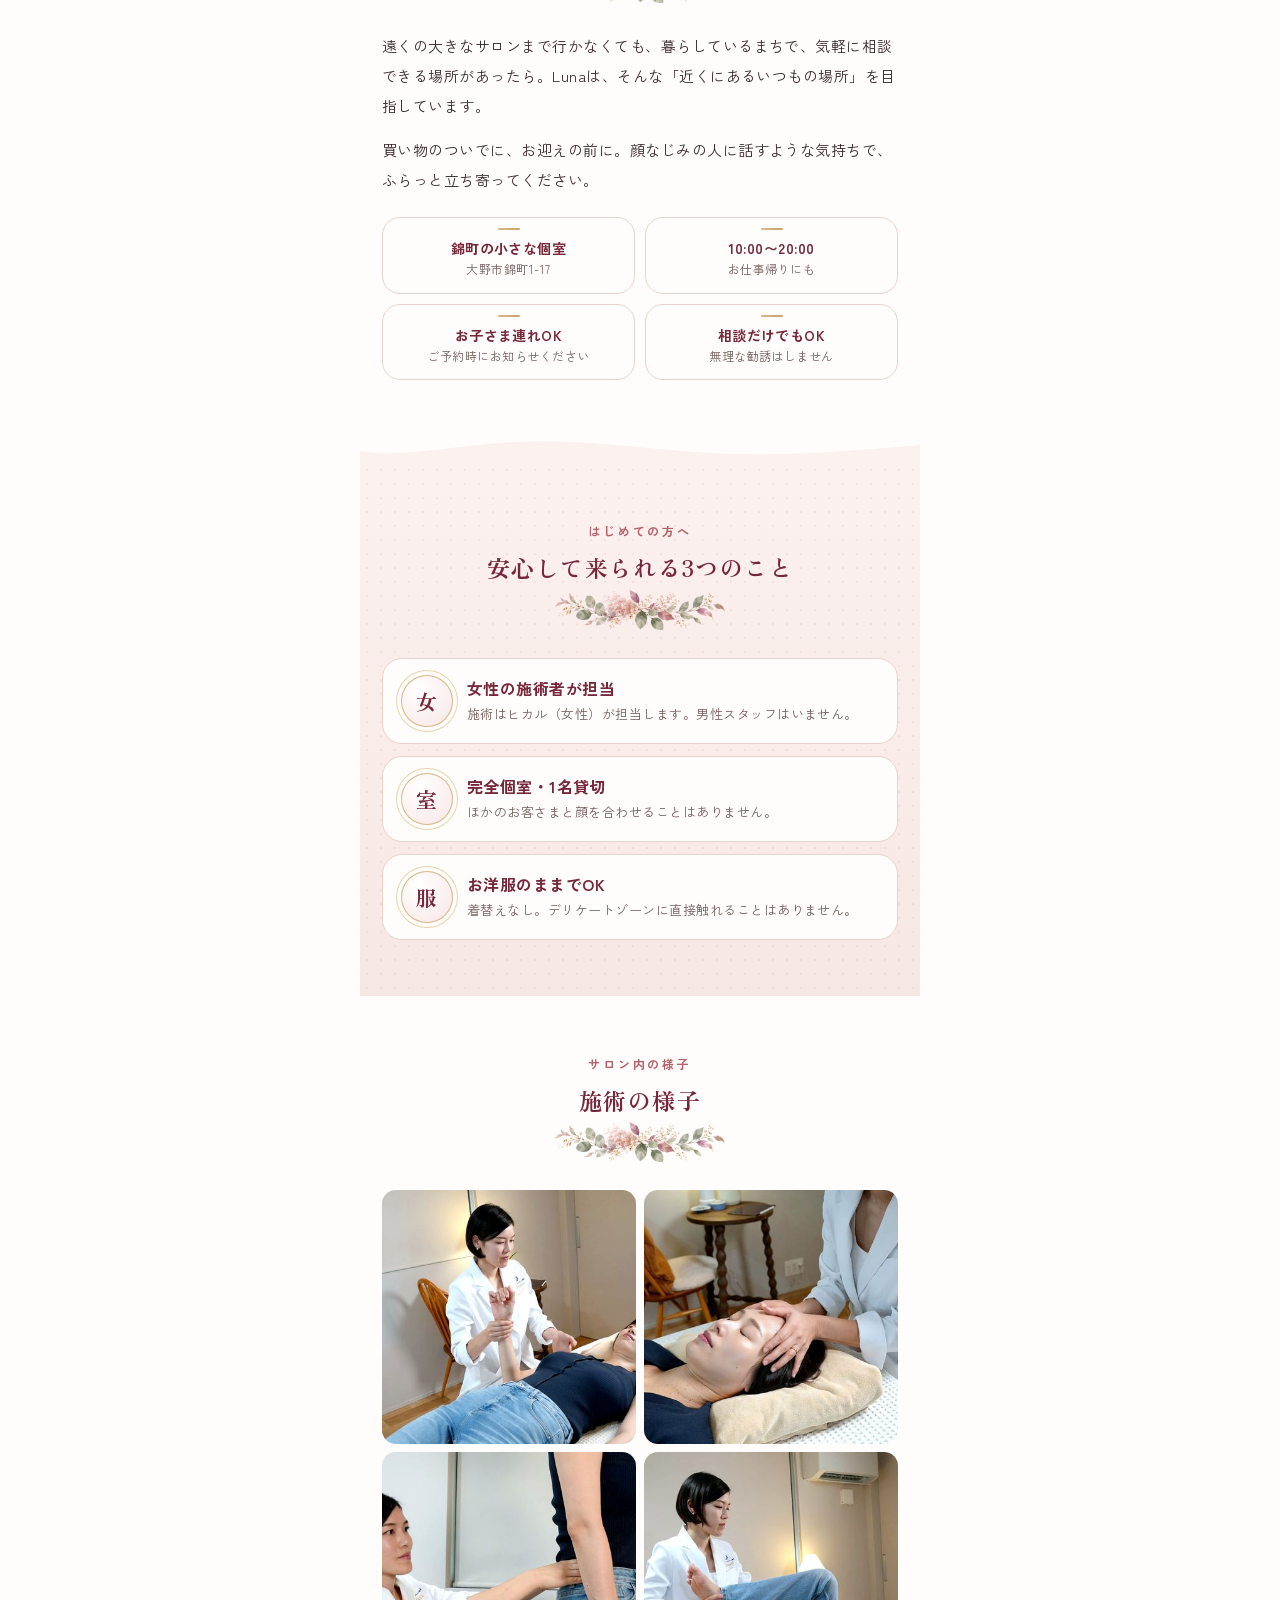
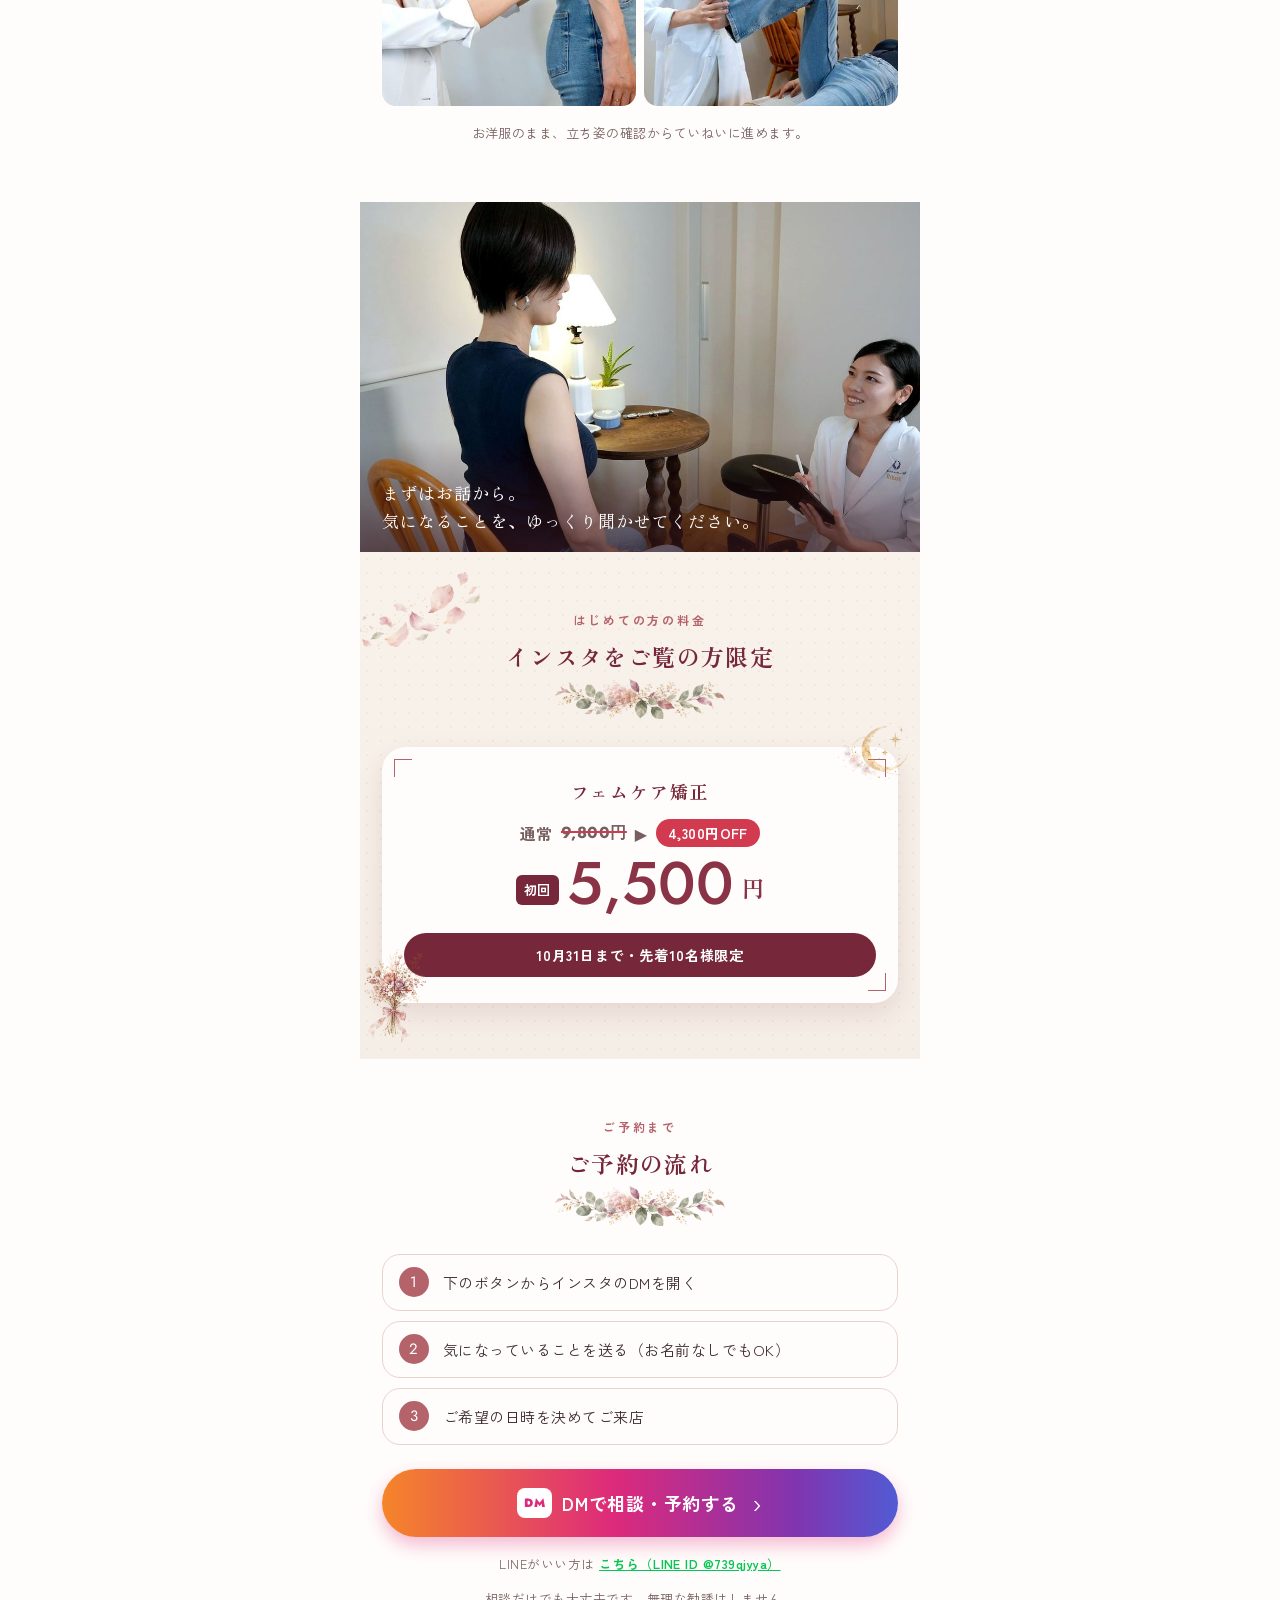
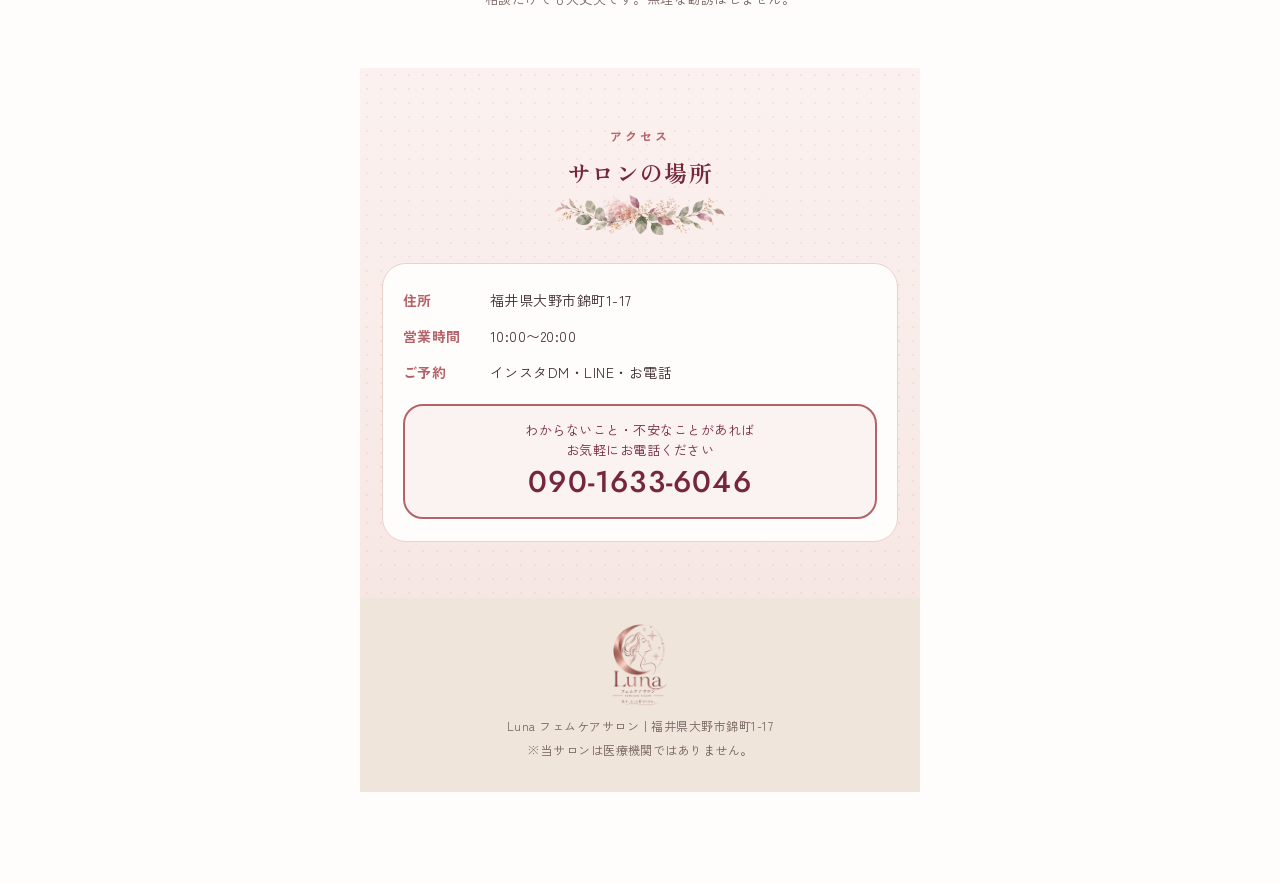
<file: luna/index.html>
<!doctype html>
<html lang="ja">
<head>
<meta charset="utf-8">
<meta name="viewport" content="width=device-width,initial-scale=1">
<meta name="robots" content="noindex,nofollow">
<title>大野市の女性専用フェムケアサロン Luna｜初回5,500円</title>
<meta name="description" content="福井県大野市錦町の女性専用フェムケアサロンLuna。二人の子を育てる女性施術者ヒカルが、完全個室・お洋服のままケアします。初回フェムケア矯正5,500円。">
<link rel="preconnect" href="https://fonts.googleapis.com">
<link rel="preconnect" href="https://fonts.gstatic.com" crossorigin>
<link href="https://fonts.googleapis.com/css2?family=Zen+Kaku+Gothic+New:wght@400;500;700&family=Zen+Old+Mincho:wght@500;700;900&family=Jost:wght@400;500&display=swap" rel="stylesheet">
<style>
:root{
  --serif:"Zen Old Mincho","Hiragino Mincho ProN","Yu Mincho",serif;
  --sans:"Zen Kaku Gothic New","Hiragino Sans","Yu Gothic",system-ui,sans-serif;
  --latin:"Jost",system-ui,sans-serif;
  --ink:#3d2c2e; --sub:#75605f;
  --rose:#b5636a; --rose-deep:#8a3346; --wine:#76283a;
  --rose-rgb:181,99,106;
  --rose-soft:#f6e6e4; --rose-pale:#fbf3f1; --line:#ead2cc;
  --beige:#f7f1ea; --beige-deep:#efe5da; --white:#fffdfb;
  --green:#06c755;
  --tex-beige:radial-gradient(rgba(150,110,90,.07) 1px,transparent 1.2px) 0 0/14px 14px,linear-gradient(#f8f2eb,#f5eee6);
  --tex-rose:radial-gradient(rgba(var(--rose-rgb),.10) 1px,transparent 1.2px) 0 0/14px 14px,linear-gradient(#fbf1ef,#f7e7e4);
}
*{box-sizing:border-box;margin:0;padding:0}
html{scroll-behavior:smooth}
body{font-family:var(--sans);font-size:16px;line-height:2;letter-spacing:.03em;color:var(--ink);background:var(--white);padding-bottom:92px;-webkit-font-smoothing:antialiased}
img{max-width:100%;display:block}
.wrap{max-width:560px;margin:0 auto;overflow:hidden;background:var(--white)}
/* header */
.hd{display:flex;align-items:center;gap:12px;padding:12px 18px;background:var(--white)}
.hd img{width:42px}
.hd p{font-size:12px;color:var(--sub);line-height:1.5;letter-spacing:.08em}
.hd b{display:block;font-family:var(--serif);font-size:17px;color:var(--wine);letter-spacing:.06em}
.hero{display:block;position:relative;overflow:hidden;cursor:pointer}.hero img{width:100%;height:auto}.hero-shine{position:absolute;left:20%;right:10%;bottom:1.5%;height:8%;border-radius:999px;overflow:hidden;pointer-events:none}.hero-shine::before{content:"";position:absolute;top:0;left:-40%;width:30%;height:100%;background:linear-gradient(100deg,transparent,rgba(255,255,255,.7),transparent);transform:skewX(-20deg);animation:shine 2.8s ease-in-out infinite}.hero:active img{filter:brightness(.96)}.local-strip{display:flex;align-items:center;justify-content:center;gap:8px;flex-wrap:wrap;background:var(--wine);color:#fff;font-size:12.5px;letter-spacing:.06em;padding:7px 12px;line-height:1.5;text-align:center}.local-strip span{background:linear-gradient(135deg,#e9cf9f,#c9a46e);color:var(--wine);font-weight:700;border-radius:999px;padding:1px 10px;font-size:12px}.eyebrow-local{display:flex;align-items:center;gap:8px;flex-wrap:wrap;font-size:13px;color:var(--rose-deep);font-weight:700;letter-spacing:.06em;margin-bottom:10px}.eyebrow-local span{border:1px solid var(--rose);border-radius:999px;padding:0 10px;background:var(--rose-pale)}
/* sections */
.sec{position:relative;padding:56px 22px}
.sec--white{background:var(--white)}
.sec--beige{background:var(--tex-beige)}
.sec--rose{background:var(--tex-rose)}
.wv{display:block;width:100%;height:28px;margin-top:-1px}
/* headings: 罫＋菱形 */
.lbl{display:block;text-align:center;font-size:12px;letter-spacing:.24em;color:var(--rose);font-weight:700;margin-bottom:6px}
.h2{font-family:var(--serif);font-weight:700;font-size:23px;line-height:1.6;color:var(--wine);text-align:center;letter-spacing:.06em;position:relative;padding-bottom:20px;margin-bottom:28px}
.h2{padding-bottom:44px!important}.h2::before{content:"";position:absolute;left:50%;bottom:0;width:170px;height:40px;transform:translateX(-50%);background:url(w-garland.webp) center/contain no-repeat}

/* lead */
.lead-h{font-family:var(--serif);font-weight:900;font-size:27px;line-height:1.55;color:var(--wine);letter-spacing:.04em;margin-bottom:16px}
.lead-p{font-size:15px;color:var(--ink)}
.deco{position:absolute;pointer-events:none}.prof,.price{overflow:visible}.sec{overflow:hidden}
/* profile */
.prof{position:relative;background:var(--white);border-radius:28px;padding:26px 22px 28px;box-shadow:0 10px 30px rgba(118,40,58,.10)}
.prof-ph{position:relative;width:100%;aspect-ratio:4/5;max-width:300px;margin:0 auto 22px;border-radius:999px 999px 26px 26px;overflow:hidden;border:6px solid var(--rose-pale)}
.prof-ph img{width:100%;height:100%;object-fit:cover;object-position:center 30%}
.prof-name{text-align:center;margin-bottom:18px}
.prof-name small{display:block;font-size:12px;color:var(--rose);letter-spacing:.18em;font-weight:700}
.prof-name b{font-family:var(--serif);font-size:26px;color:var(--wine);letter-spacing:.2em}
.prof-tags{display:flex;flex-wrap:wrap;gap:6px;justify-content:center;margin-bottom:20px}
.prof-tags span{font-size:12px;border:1px solid var(--line);color:var(--sub);border-radius:999px;padding:2px 12px;background:var(--rose-pale)}
.prof-msg p{font-size:15px;margin-bottom:14px}
.prof-msg p:last-child{margin-bottom:0}
.prof-msg em{font-style:normal;font-family:var(--serif);font-weight:700;color:var(--wine);font-size:17px;line-height:1.8;display:block;text-align:center;padding:14px 0;margin:6px 0 18px;position:relative}
.prof-msg em::before,.prof-msg em::after{content:"";position:absolute;left:50%;width:40px;height:1px;background:var(--rose);transform:translateX(-50%)}
.prof-msg em::before{top:0}.prof-msg em::after{bottom:0}
.sign{text-align:left;padding-left:4px;font-family:var(--serif);color:var(--wine);margin-top:16px;font-size:15px}
/* photo band */
.band{position:relative}
.band img{width:100%;aspect-ratio:16/10;object-fit:cover}
.band p{position:absolute;left:0;right:0;bottom:0;padding:40px 22px 16px;color:#fff;font-family:var(--serif);font-size:17px;line-height:1.7;letter-spacing:.06em;background:linear-gradient(transparent,rgba(60,25,30,.62))}
/* local */
.local p{font-size:15px;margin-bottom:14px}
.local-box{display:grid;grid-template-columns:1fr 1fr;gap:10px;margin-top:22px}
.local-box div{background:var(--white);border:1px solid var(--line);border-radius:18px;padding:14px 12px;text-align:center}
.local-box div{position:relative;padding-top:20px!important}.local-box div::before{content:"";position:absolute;top:10px;left:50%;width:22px;height:2px;border-radius:2px;transform:translateX(-50%);background:linear-gradient(90deg,#d9b88a,#c9a46e)}
.local-box b{display:block;font-size:14px;color:var(--wine);line-height:1.5}
.local-box span{font-size:12px;color:var(--sub);line-height:1.6;display:block}
/* points */
.pts{display:grid;gap:12px}
.pt{display:flex;gap:14px;align-items:center;background:var(--white);border:1px solid var(--line);border-radius:20px;padding:16px 18px}
.pt .md{flex:none;width:52px;height:52px;border-radius:50%;display:grid;place-items:center;font-family:var(--serif);font-weight:700;font-size:21px;color:var(--wine);background:radial-gradient(circle at 35% 30%,#fff,var(--rose-soft));box-shadow:inset 0 0 0 1px #d9b88a,0 0 0 4px var(--white),0 0 0 5px #e8d3b0}
.pt b{display:block;font-size:16px;color:var(--wine);line-height:1.6}
.pt p{font-size:13px;color:var(--sub);line-height:1.8}
/* gallery */
.gal{display:grid;grid-template-columns:1fr 1fr;gap:8px}
.gal img{width:100%;aspect-ratio:1/1;object-fit:cover;border-radius:14px}
.gal-cap{font-size:13px;color:var(--sub);text-align:center;margin-top:14px}
/* price */
.price{position:relative;background:var(--white);border-radius:24px;padding:26px 22px;box-shadow:0 10px 26px rgba(118,40,58,.12);text-align:center;
  background-image:linear-gradient(var(--rose),var(--rose)),linear-gradient(var(--rose),var(--rose)),linear-gradient(var(--rose),var(--rose)),linear-gradient(var(--rose),var(--rose)),linear-gradient(var(--rose),var(--rose)),linear-gradient(var(--rose),var(--rose)),linear-gradient(var(--rose),var(--rose)),linear-gradient(var(--rose),var(--rose));
  background-repeat:no-repeat;
  background-size:18px 1px,1px 18px,18px 1px,1px 18px,18px 1px,1px 18px,18px 1px,1px 18px;
  background-position:12px 12px,12px 12px,calc(100% - 12px) 12px,calc(100% - 12px) 12px,12px calc(100% - 12px),12px calc(100% - 12px),calc(100% - 12px) calc(100% - 12px),calc(100% - 12px) calc(100% - 12px)}
.price .nm{font-family:var(--serif);font-size:18px;color:var(--wine);font-weight:700;letter-spacing:.1em}
.price .old{font-size:16px;color:var(--sub);font-weight:700;display:flex;align-items:center;justify-content:center;gap:8px;flex-wrap:wrap;margin:8px 0 2px}
.price .old s{text-decoration-color:#d23a4f;text-decoration-thickness:2px;font-family:var(--latin)}
.price .off{background:#d23a4f;color:#fff;border-radius:999px;padding:0 12px;font-size:14px}
.price .new{display:flex;align-items:flex-end;justify-content:center;gap:8px;color:var(--rose-deep);font-weight:700}
.price .new em{font-style:normal;background:var(--wine);color:#fff;font-size:13px;border-radius:6px;padding:2px 8px;margin-bottom:12px}
.price .new span{font-family:var(--latin);font-size:60px;line-height:1.1;font-weight:500;letter-spacing:0}
.price .new small{font-family:var(--serif);font-size:22px;margin-bottom:8px}
.price .note{font-size:12px;color:var(--sub);margin-top:4px}
.lim{margin-top:16px;background:var(--wine);color:#fff;border-radius:999px;padding:8px;font-weight:700;font-size:14px;letter-spacing:.06em}
/* flow */
.flow{counter-reset:s;display:grid;gap:10px;list-style:none}
.flow li{background:var(--white);border:1px solid var(--line);border-radius:18px;padding:14px 16px 14px 60px;position:relative;font-size:15px;line-height:1.8}
.flow li::before{counter-increment:s;content:counter(s);position:absolute;left:16px;top:50%;transform:translateY(-50%);width:30px;height:30px;border-radius:50%;background:var(--rose);color:#fff;font-family:var(--latin);display:grid;place-items:center;font-size:15px}
/* access */
.acc{background:var(--white);border:1px solid var(--line);border-radius:24px;padding:22px 20px}
.acc dl{display:grid;grid-template-columns:5.5em 1fr;gap:8px 10px;font-size:14px}
.acc dt{color:var(--rose);font-weight:700}
.tel{display:block;margin-top:18px;text-decoration:none;text-align:center;background:var(--rose-pale);border:2px solid var(--rose);border-radius:20px;padding:14px 12px;color:var(--wine)}
.tel small{display:block;font-size:13px;line-height:1.6}
.tel b{display:block;font-family:var(--latin);font-size:30px;font-weight:500;letter-spacing:.04em;line-height:1.4}
/* cta */
.cta{display:flex;align-items:center;justify-content:center;gap:10px;background:linear-gradient(180deg,#19d468,var(--green));color:#fff;text-decoration:none;font-weight:700;font-size:18px;border-radius:999px;padding:16px 20px;box-shadow:0 8px 18px rgba(6,199,85,.32);letter-spacing:.04em}
.cta i{font-style:normal;background:#fff;color:var(--green);border-radius:8px;font-size:12px;font-weight:900;padding:3px 7px;font-family:var(--latin)}
.note{font-size:13px;color:var(--sub);text-align:center;margin-top:10px}
.bar{position:fixed;left:0;right:0;bottom:0;z-index:10;padding:10px 16px calc(10px + env(safe-area-inset-bottom));background:rgba(255,253,251,.95);border-top:1px solid var(--line);backdrop-filter:blur(6px)}
.bar .cta{max-width:528px;margin:0 auto;font-size:17px;padding:14px 20px}
footer{padding:26px 20px 30px;font-size:12px;color:var(--sub);text-align:center;background:var(--beige-deep)}
footer img{width:56px;margin:0 auto 8px}
/* CTA motion: 光が走る＋ゆっくり呼吸＋押した感 */
.cta{position:relative;overflow:hidden;isolation:isolate;transition:transform .15s ease,box-shadow .15s ease;animation:breathe 2.6s ease-in-out infinite}
.cta::before{content:"";position:absolute;top:0;left:-60%;width:40%;height:100%;background:linear-gradient(100deg,transparent,rgba(255,255,255,.75),transparent);transform:skewX(-20deg);animation:shine 2.8s ease-in-out infinite;z-index:-1}
.cta::after{content:"›";font-size:26px;line-height:1;margin-left:4px;transition:transform .2s ease;font-weight:400}
.cta:hover{transform:translateY(-2px);box-shadow:0 12px 24px rgba(6,199,85,.4)}
.cta:hover::after{transform:translateX(4px)}
.cta:active{transform:translateY(2px) scale(.98);box-shadow:0 3px 8px rgba(6,199,85,.35)}
.cta:focus-visible{outline:3px solid var(--wine);outline-offset:3px}
@keyframes shine{0%{left:-60%}55%,100%{left:130%}}
@keyframes breathe{0%,100%{box-shadow:0 8px 18px rgba(6,199,85,.32),0 0 0 0 rgba(6,199,85,.45)}60%{box-shadow:0 8px 18px rgba(6,199,85,.32),0 0 0 12px rgba(6,199,85,0)}}
.cta-sub{display:block;font-size:11px;font-weight:500;opacity:.9;letter-spacing:.06em;line-height:1.2}
/* じわっと出す（読み込み時は見えている状態から） */
.js .rv{opacity:0;transform:translateY(18px);transition:opacity .8s ease,transform .8s ease}
.js .rv.in{opacity:1;transform:none}
.tel{transition:transform .15s ease,background .2s}
.tel:active{transform:scale(.98)}
@media (prefers-reduced-motion:reduce){html{scroll-behavior:auto}.cta,.cta::before,.hero-shine::before{animation:none}.js .rv{opacity:1;transform:none;transition:none}}
.cta--dm{background:linear-gradient(90deg,#f58529,#dd2a7b 45%,#8134af 80%,#515bd4);box-shadow:0 8px 18px rgba(221,42,123,.32)}.cta--dm i{color:#dd2a7b}.cta--dm:hover{box-shadow:0 12px 24px rgba(221,42,123,.4)}.cta--dm:active{box-shadow:0 3px 8px rgba(221,42,123,.35)}
.hero-dm{display:flex;align-items:center;justify-content:center;gap:.4em;background:linear-gradient(90deg,#f58529,#dd2a7b 45%,#8134af 80%,#515bd4);color:#fff;font-weight:700;font-size:clamp(14px,4.4vw,23px);letter-spacing:.04em;box-shadow:0 6px 14px rgba(221,42,123,.35);white-space:nowrap}.hero-dm::after{content:"›";font-size:1.4em;line-height:1;font-weight:400}.hero-dm i{font-style:normal;background:#fff;color:#dd2a7b;border-radius:6px;font-size:.62em;font-weight:900;padding:2px 6px;font-family:var(--latin)}
@keyframes breatheDm{0%,100%{box-shadow:0 8px 18px rgba(221,42,123,.32),0 0 0 0 rgba(221,42,123,.45)}60%{box-shadow:0 8px 18px rgba(221,42,123,.32),0 0 0 12px rgba(221,42,123,0)}}.cta--dm{animation-name:breatheDm}
.hero-dm.is-narrow{font-size:clamp(12px,3.6vw,19px)}
.hero-cta{padding:16px 16px 6px;background:#fff}.hero-cta p{margin:8px 0 0;text-align:center;font-size:12.5px;color:var(--sub)}
.chk{list-style:none;margin:18px 0 0;padding:0;display:grid;gap:10px}.chk li{background:#fff;border-radius:14px;padding:14px 16px 14px 46px;position:relative;font-size:14px;line-height:1.7;color:var(--sub);box-shadow:0 4px 14px rgba(120,60,70,.06)}.chk li::before{content:"✓";position:absolute;left:14px;top:14px;width:22px;height:22px;border-radius:50%;background:var(--wine);color:#fff;font-size:13px;line-height:22px;text-align:center;font-weight:700}.chk li b{display:block;color:var(--ink);font-size:16px;margin-bottom:2px}
.chk-msg{margin:18px 0 6px;text-align:center;font-weight:700;color:var(--wine);line-height:1.8}
.pts4{margin-top:16px}.area{margin:18px 0 0;text-align:center;font-size:13.5px;line-height:1.8;color:var(--sub)}
.alt-line{margin-top:14px;font-size:12.5px;text-align:center;color:var(--sub)}.alt-line a{color:var(--green);font-weight:700}
.line-alt{margin-top:12px;font-size:12px;line-height:1.7;color:var(--sub);text-align:center}.line-alt b{color:var(--ink);font-family:var(--latin);letter-spacing:.03em}.line-alt button{margin-left:6px;padding:2px 10px;font-size:11px;border:1px solid rgba(var(--rose-rgb),.5);border-radius:999px;background:#fff;color:var(--rose-deep);cursor:pointer}
.dm-note{font-size:12px;color:#8a6d7a;text-align:center;margin:6px 0 0}</style>
<script>
!function(f,b,e,v,n,t,s){if(f.fbq)return;n=f.fbq=function(){n.callMethod?n.callMethod.apply(n,arguments):n.queue.push(arguments)};if(!f._fbq)f._fbq=n;n.push=n;n.loaded=!0;n.version='2.0';n.queue=[];t=b.createElement(e);t.async=!0;t.src=v;s=b.getElementsByTagName(e)[0];s.parentNode.insertBefore(t,s)}(window,document,'script','https://connect.facebook.net/en_US/fbevents.js');
fbq('init','2029954341125968');fbq('track','PageView');
</script>
<noscript><img height="1" width="1" style="display:none" src="https://www.facebook.com/tr?id=2029954341125968&ev=PageView&noscript=1"/></noscript>
</head>
<body>
<div class="wrap">
<header class="hd"><img src="logo.png" alt="Luna"><p><b>Luna フェムケアサロン</b>福井県大野市・女性専用</p></header>
<div class="local-strip"><span>大野市密着</span>大野で暮らす女性のための、地元のフェムケアサロン</div>
<a class="hero js-dm" href="https://ig.me/m/hikaru_luna_beauty" aria-label="インスタのDMで相談する"><img id="hero" src="senmonka.jpg" alt="Luna フェムケアサロン" width="1080" height="1350"><span class="hero-shine hero-dm" aria-hidden="true"><i>DM</i>インスタDMで相談する</span></a>
<div class="hero-cta" id="heroCta" hidden><a class="cta cta--dm js-dm" href="https://ig.me/m/hikaru_luna_beauty"><i>DM</i>DMで相談・予約する</a><p>相談だけでも大丈夫です。お名前なしでもOK</p></div>

<!-- リード -->
<section class="sec sec--white">
<img class="deco" src="w-moon.webp" alt="" style="right:-6px;top:-6px;width:96px;opacity:.85">
<p class="eyebrow-local"><span>大野市の女性へ</span>地元・大野だから、気軽に通える</p>
<h1 class="lead-h" id="h1">言いにくい悩みも、<br>女性同士なら話せる。</h1>
<p class="lead-p" id="lead">尿もれ、産後の骨盤、生理やゆらぎ期、姿勢のこと。人に言いにくいからだの悩みを、女性の施術者が完全個室でうかがいます。</p>
</section>

<!-- 痛み止め訴求（?r=itami / itami2 のときだけ表示） -->
<section class="sec sec--rose seiri-only" id="seiriOnly" hidden>
<span class="lbl">こんなこと、ありませんか？</span>
<h2 class="h2">毎月のこと、<br>あきらめていませんか</h2>
<ul class="chk" id="chk">
<li><b>薬がないと不安になる</b>ポーチに痛み止めがあるか、出かける前に何度も確かめてしまう。</li>
<li><b>予定を入れるのが怖い</b>生理と重なりそうな日は、楽しみな予定もつい断ってしまう。</li>
<li><b>仕事や家事に集中できない</b>下腹部や腰のつらさで、何日かは思うように動けない。</li>
</ul>
<p class="chk-msg">ひとつでも当てはまったら、<br>それは「仕方ない」で終わらせなくていいサインです。</p>
<div class="pts pts4">
<div class="pt"><span class="md">女</span><div><b>女性の施術者</b><p>担当はヒカル（女性）だけです。</p></div></div>
<div class="pt"><span class="md">室</span><div><b>完全個室</b><p>ほかの方と顔を合わせません。</p></div></div>
<div class="pt"><span class="md">服</span><div><b>お洋服のまま</b><p>着替えはいりません。</p></div></div>
<div class="pt"><span class="md">安</span><div><b>デリケートゾーンには触れません</b><p>骨盤まわりから、外側だけでケアします。</p></div></div>
</div>
<p class="area">大野市から車で約17km圏内の方へ。<br>暮らしているまちで、気軽に相談できます。</p>
<div style="margin-top:20px"><a class="cta cta--dm js-dm" href="https://ig.me/m/hikaru_luna_beauty"><i>DM</i>まずはDMで相談してみる</a><p class="alt-line" style="margin-top:8px">相談だけでも大丈夫です。お名前なしでもOK</p></div>
</section>

<svg class="wv" viewBox="0 0 560 28" preserveAspectRatio="none" aria-hidden="true"><path d="M0 0h560v10c-70 14-140 18-210 8S210 2 140 8 40 22 0 16z" fill="#fffdfb"/><path d="M0 16c40 6 70-2 140-8s140 6 210 10 140-2 210-8v18H0z" fill="#f8f2eb"/></svg>

<!-- 自己紹介 -->
<section class="sec sec--beige">
<img class="deco" src="w-petals.webp" alt="" style="right:-10px;top:14px;width:150px;opacity:.75">
<span class="lbl">ごあいさつ</span>
<h2 class="h2">はじめまして、ヒカルです</h2>
<div class="prof"><img class="deco" src="w-corner.webp" alt="" style="left:-18px;top:-22px;width:150px;z-index:2"><img class="deco" src="w-rose.webp" alt="" style="right:-16px;bottom:-26px;width:130px;z-index:2">
  <div class="prof-ph"><img src="p-hikaru.jpg" alt="Luna 施術者 ヒカル" loading="lazy"></div>
  <div class="prof-name"><small>Luna 施術者</small><b>ヒカル</b></div>
  <div class="prof-tags"><span>大野市のサロン</span><span>二児の母</span><span>エステティシャン</span></div>
  <div class="prof-msg">
    <p>大野市で、二人の子どもを育てながらエステティシャンをしています。</p>
    <p>子どもを小さく産んだことをきっかけに、自分のからだと健康のことを、真剣に考えるようになりました。忙しさを理由に後まわしにしていた不調も、ちゃんと向き合えば変わっていく。それを自分自身で感じてきました。</p>
    <em>大野で暮らすすべての女性に、<br>健やかに過ごしてほしい。</em>
    <p>そんな想いで、Lunaを開業しました。家事に、子育てに、仕事に。いつも誰かのためにがんばっている方こそ、ここでは自分のからだのことだけを考える時間にしてください。</p>
    <p>同じ大野で暮らす女性として、どんなお悩みも安心して話していただけたらうれしいです。</p>
    <p class="sign">Luna　ヒカル</p>
  </div>
</div>
</section>

<div class="band"><img src="p-band1.jpg" alt="カウンセリングの様子" loading="lazy"><p>お子さま連れでも大丈夫。<br>ママ同士、気兼ねなくどうぞ。</p></div>

<!-- 地元に寄り添う -->
<section class="sec sec--white local">
<img class="deco" src="w-bouquet.webp" alt="" style="right:-8px;top:18px;width:84px;transform:rotate(12deg);opacity:.9">
<span class="lbl">大野のまちで</span>
<h2 class="h2">地元の女性の、<br>かかりつけサロン</h2>
<p>遠くの大きなサロンまで行かなくても、暮らしているまちで、気軽に相談できる場所があったら。Lunaは、そんな「近くにあるいつもの場所」を目指しています。</p>
<p>買い物のついでに、お迎えの前に。顔なじみの人に話すような気持ちで、ふらっと立ち寄ってください。</p>
<div class="local-box">
  <div><b>錦町の小さな個室</b><span>大野市錦町1-17</span></div>
  <div><b>10:00〜20:00</b><span>お仕事帰りにも</span></div>
  <div><b>お子さま連れOK</b><span>ご予約時にお知らせください</span></div>
  <div><b>相談だけでもOK</b><span>無理な勧誘はしません</span></div>
</div>
</section>

<svg class="wv" viewBox="0 0 560 28" preserveAspectRatio="none" aria-hidden="true"><path d="M0 0h560v10c-70 14-140 18-210 8S210 2 140 8 40 22 0 16z" fill="#fffdfb"/><path d="M0 16c40 6 70-2 140-8s140 6 210 10 140-2 210-8v18H0z" fill="#fbf1ef"/></svg>

<!-- 安心 -->
<section class="sec sec--rose">
<span class="lbl">はじめての方へ</span>
<h2 class="h2">安心して来られる3つのこと</h2>
<div class="pts">
<div class="pt"><span class="md">女</span><div><b>女性の施術者が担当</b><p>施術はヒカル（女性）が担当します。男性スタッフはいません。</p></div></div>
<div class="pt"><span class="md">室</span><div><b>完全個室・1名貸切</b><p>ほかのお客さまと顔を合わせることはありません。</p></div></div>
<div class="pt"><span class="md">服</span><div><b>お洋服のままでOK</b><p>着替えなし。デリケートゾーンに直接触れることはありません。</p></div></div>
</div>
</section>

<!-- 施術の様子 -->
<section class="sec sec--white">
<span class="lbl">サロン内の様子</span>
<h2 class="h2">施術の様子</h2>
<div class="gal">
<img src="p-g1.jpg" alt="施術の様子" loading="lazy">
<img src="p-g2.jpg" alt="施術の様子" loading="lazy">
<img src="p-g3.jpg" alt="姿勢の確認" loading="lazy">
<img src="p-g4.jpg" alt="施術の様子" loading="lazy">
</div>
<p class="gal-cap">お洋服のまま、立ち姿の確認からていねいに進めます。</p>
</section>

<div class="band"><img src="p-band2.jpg" alt="カウンセリングの様子" loading="lazy"><p>まずはお話から。<br>気になることを、ゆっくり聞かせてください。</p></div>

<!-- 料金 -->
<section class="sec sec--beige">
<img class="deco" src="w-petals.webp" alt="" style="left:-20px;top:20px;width:140px;opacity:.7;transform:scaleX(-1)">
<span class="lbl">はじめての方の料金</span>
<h2 class="h2">インスタをご覧の方限定</h2>
<div class="price"><img class="deco" src="w-bouquet.webp" alt="" style="left:-22px;bottom:-40px;width:72px;transform:rotate(-14deg)"><img class="deco" src="w-moon.webp" alt="" style="right:-10px;top:-24px;width:70px">
  <div class="nm">フェムケア矯正</div>
  <div class="old">通常 <s>9,800円</s> ▶ <span class="off">4,300円OFF</span></div>
  <div class="new"><em>初回</em><span>5,500</span><small>円</small></div>
  <div class="lim">10月31日まで・先着10名様限定</div>
</div>
</section>

<!-- 流れ -->
<section class="sec sec--white">
<span class="lbl">ご予約まで</span>
<h2 class="h2">ご予約の流れ</h2>
<ol class="flow">
<li>下のボタンからインスタのDMを開く</li>
<li>気になっていることを送る（お名前なしでもOK）</li>
<li>ご希望の日時を決めてご来店</li>
</ol>
<div style="margin-top:24px"><a class="cta cta--dm js-dm" href="https://ig.me/m/hikaru_luna_beauty"><i>DM</i>DMで相談・予約する</a><p class="alt-line">LINEがいい方は <a class="js-line" href="https://line.me/R/ti/p/@739qjyya">こちら（LINE ID @739qjyya）</a></p></div>
<p class="note">相談だけでも大丈夫です。無理な勧誘はしません。</p>
</section>

<!-- アクセス -->
<section class="sec sec--rose">
<span class="lbl">アクセス</span>
<h2 class="h2">サロンの場所</h2>
<div class="acc">
<dl><dt>住所</dt><dd>福井県大野市錦町1-17</dd><dt>営業時間</dt><dd>10:00〜20:00</dd><dt>ご予約</dt><dd>インスタDM・LINE・お電話</dd></dl>
<a class="tel" href="tel:09016336046"><small>わからないこと・不安なことがあれば<br>お気軽にお電話ください</small><b>090-1633-6046</b></a>
</div>
</section>

<footer><img src="logo.png" alt="Luna">Luna フェムケアサロン｜福井県大野市錦町1-17<br>※当サロンは医療機関ではありません。</footer>
</div>

<div class="bar"><a class="cta cta--dm js-dm" href="https://ig.me/m/hikaru_luna_beauty"><i>DM</i>DMで相談・予約する</a></div>

<script>
document.documentElement.classList.add('js');
(function(){
  var V={
    senmonka:{h:'言いにくい悩みも、<br>女性同士なら話せる。',l:'尿もれ、産後の骨盤、生理やゆらぎ期、姿勢のこと。人に言いにくいからだの悩みを、女性の施術者が完全個室でうかがいます。'},
    sign:{h:'くしゃみや笑ったときのヒヤッ、<br>ひとりで抱えないで。',l:'出産や年齢をきっかけに、同じ経験をする女性は少なくありません。女性の施術者が、骨盤と骨盤底まわりをお洋服の上からやさしくケアします。'},
    sango:{h:'産後の骨盤まわりの変化、<br>ひとりで抱えこまなくて大丈夫。',l:'出産してから、からだの戻りが前と違う。女性の施術者が骨盤のバランスを確かめて、お洋服のままケアします。お子さま連れでもご相談ください。'},
    seitai:{h:'猫背・巻き肩・反り腰を、<br>骨格から整える。',l:'女性の施術者が立ち姿から骨盤と姿勢のバランスを確認し、お洋服のまま骨格から整えます。完全個室・1名貸切です。'},
    seiri:{h:'毎月、痛み止めが<br>手放せない。',l:'薬がないと不安になる。予定を入れるのが怖い。生理のたびのそのつらさを、女性の施術者に相談してみませんか。完全個室・お洋服のまま、デリケートゾーンには触れずにケアします。'},
    more:{h:'お湯漏れ・尿漏れ・膣の弛み、<br>もう悩まなくていい。',l:'人に言いにくい悩みこそ、女性の施術者に。完全個室・お洋服のまま、骨盤底まわりからケアします。'},
    sango2:{h:'産後の体型戻すなら、<br>フェムケア骨盤矯正。',l:'出産してから体型が戻らない、骨盤の開きやお腹まわりが気になるママへ。女性の施術者が骨盤のバランスを確かめ、お洋服のままケアします。お子さま連れもOK。'},
    itami:{h:'毎月、痛み止めを<br>準備するのが当たり前に。',l:'生理のたびに薬に頼る毎日、そのつらさを女性の施術者に相談してみませんか。完全個室・お洋服のまま、骨盤まわりからケアします。まずは相談だけでも大丈夫です。'},
    itami2:{h:'毎月、痛み止めが<br>手放せない。',l:'薬がないと不安になる。予定を入れるのが怖い。生理のたびのそのつらさを、女性の施術者に相談してみませんか。完全個室・お洋服のまま、デリケートゾーンには触れずにケアします。'},
    seiritsu:{h:'動けないほどの生理痛で、<br>つらい毎日。',l:'生理のたびに、横になるしかない日がある。そのつらさを、女性の施術者に気軽に相談してみませんか。女性専用・完全個室、お洋服のまま。デリケートゾーンには触れません。お子さま連れもOKです。'},
    kaigi:{h:'大事な会議の日に、<br>生理が重なった。',l:'仕事や予定をあきらめないために。生理のつらさを、女性の施術者に相談してみませんか。完全個室・お洋服のまま、骨盤まわりからケアします。'},
    timing:{h:'「このタイミングで<br>生理きたか…」',l:'大事な日にかぎって重なる。そのたびに予定も気持ちも振り回される。そのつらさ、女性の施術者に相談してみませんか。完全個室・お洋服のまま、骨盤まわりからケアします。'},
    shisei:{h:'猫背・巻き肩・反り腰<br>改善で−10歳の立ち姿。',l:'女性の施術者が立ち姿から確認し、お洋服のまま骨格から整えます。完全個室・1名貸切です。'}
  };
  var r=(new URLSearchParams(location.search).get('r')||'senmonka');
  var key=V[r]?r:'senmonka';var IMG={itami:'itami.jpg',itami2:'itami2.jpg',seiri:'itami2.jpg',seiritsu:'seiritsu.jpg',kaigi:'kaigi.jpg',timing:'timing.jpg'};
  var PAIN={
    seiritsu:[['動けないほどつらい日がある','生理のたびに、横になって過ぎるのを待つしかない。'],['薬を飲んでもつらい','痛み止めを飲んでも、仕事や家事がままならない日がある。'],['誰にも言えずにがまんしている','家族にも職場にも、うまく伝えられない。']],
    kaigi:[['鎮痛剤が手放せない','大事な日の朝は、まず薬があるか確かめてしまう。'],['大事な予定と生理が重なる','会議や行事の日にかぎって、生理がきてしまう。'],['夜用ナプキンを持ち歩くのが当たり前に','もれが気になって、一日中落ち着かない。']],
    timing:[['大事な日にかぎって重なる','旅行、行事、仕事の山場。カレンダーを見るたびに不安になる。'],['予定を入れるのが怖い','生理と重なりそうな日は、楽しみな予定もつい断ってしまう。'],['仕事や家事に集中できない','下腹部や腰のつらさで、何日かは思うように動けない。']]
  };
  var SEIRI_KEYS=['itami','itami2','seiri','seiritsu','kaigi','timing'];
  document.getElementById('hero').src=IMG[key]||(key+'.jpg');
  var BTN={seiritsu:[27.8,27.4,3.1,3.8],more:[16,16,2,8],sango2:[17,17,2,8],shisei:[55,4,2.8,10.4]};var sh=document.querySelector('.hero-shine');if(sh){var b=BTN[key];var so=document.getElementById('seiriOnly');if(so){so.hidden=SEIRI_KEYS.indexOf(key)<0;var ck=document.getElementById('chk');if(ck&&PAIN[key]){ck.innerHTML=PAIN[key].map(function(x){return '<li><b>'+x[0]+'</b>'+x[1]+'</li>';}).join('');}}var hc=document.getElementById('heroCta');if(hc){hc.hidden=!!b;}if(b){sh.style.display='';sh.style.left=(b[0]-1)+'%';sh.style.right=(b[1]-1)+'%';sh.style.bottom=(b[2]-0.6)+'%';sh.style.height=(b[3]+1.2)+'%';if(key==='seiritsu'){sh.classList.add('is-narrow');sh.innerHTML='<i>DM</i>DMで匿名相談OK';}else if(100-b[0]-b[1]<55){sh.classList.add('is-narrow');sh.innerHTML='<i>DM</i>DMで相談する';}}else{sh.style.display='none';}}
  document.getElementById('h1').innerHTML=V[key].h;
  document.getElementById('lead').textContent=V[key].l;
  var u='https://line.me/R/ti/p/@739qjyya';
  try{ fbq('track','ViewContent',{content_name:r}); }catch(e){}
  /* LINEへは押した瞬間にそのまま移動（待たせない）。Androidのアプリ内ブラウザはLINEアプリを直接起動 */
  var ua=navigator.userAgent||'';
  var inApp=/Instagram|FBAN|FBAV|FB_IAB|Line\//i.test(ua);
  var href=u;
  if(/Android/i.test(ua) && inApp){
    href='intent://ti/p/@739qjyya#Intent;scheme=line;package=jp.naver.line.android;S.browser_fallback_url='+encodeURIComponent(u)+';end';
  }
  document.querySelectorAll('.js-line').forEach(function(a){
    a.href=href;
    a.addEventListener('click',function(){
      try{ fbq('track','Lead',{content_name:r,value:5500,currency:'JPY'}); }catch(e){}
    });
  });
  var igApp=/Instagram|FBAN|FBAV/i.test(ua);
  var dmHref='https://ig.me/m/hikaru_luna_beauty';
  if(igApp){
    if(/Android/i.test(ua)){
      dmHref='intent://instagram.com/_u/hikaru_luna_beauty/#Intent;package=com.instagram.android;scheme=https;S.browser_fallback_url='+encodeURIComponent('https://www.instagram.com/hikaru_luna_beauty/')+';end';
    }else{
      dmHref='instagram://user?username=hikaru_luna_beauty';
    }
  }
  document.querySelectorAll('.js-dm').forEach(function(a){
    a.href=dmHref;
    if(igApp && a.classList.contains('cta') && !a.closest('.bar')){
      var n=document.createElement('p');n.className='dm-note';
      n.textContent='インスタのプロフィールが開いたら「メッセージ」を押してください';
      a.insertAdjacentElement('afterend',n);
    }
    a.addEventListener('click',function(){
      try{ fbq('track','Lead',{content_name:r,value:5500,currency:'JPY',method:'dm'}); }catch(e){}
    });
  });
  document.querySelectorAll('.js-copyid').forEach(function(b){
    b.addEventListener('click',function(){
      var done=function(){ b.textContent='コピーしました'; setTimeout(function(){ b.textContent='IDをコピー'; },2000); };
      try{ navigator.clipboard.writeText('@739qjyya').then(done,function(){}); }catch(e){}
    });
  });
  var els=document.querySelectorAll('.prof,.pt,.price,.flow li,.gal img,.local-box div,.acc,.band p,.h2');
  if('IntersectionObserver' in window){
    var io=new IntersectionObserver(function(es){es.forEach(function(e){if(e.isIntersecting){e.target.classList.add('in');io.unobserve(e.target);}})},{rootMargin:'0px 0px -8% 0px'});
    els.forEach(function(el,i){el.classList.add('rv');el.style.transitionDelay=(i%4)*80+'ms';io.observe(el);});
  }
})();
</script>
</body>
</html>
</file>
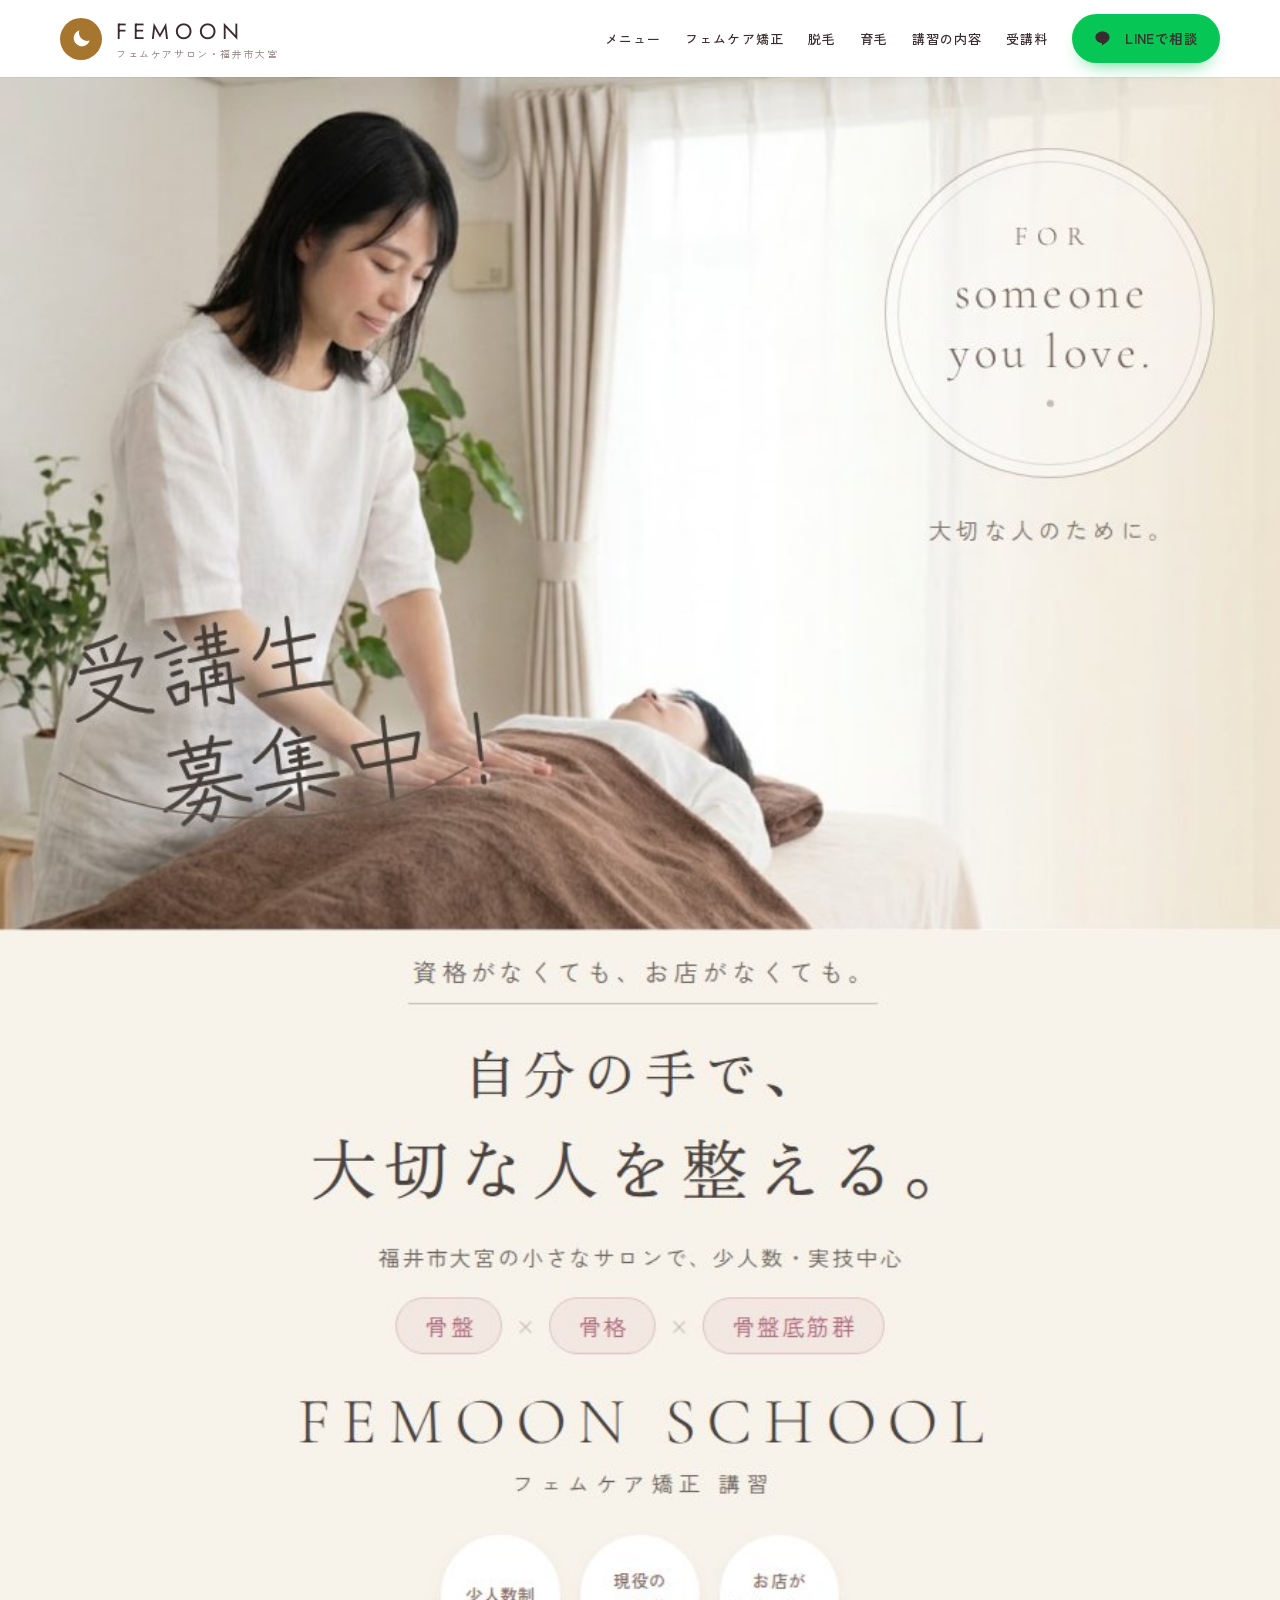
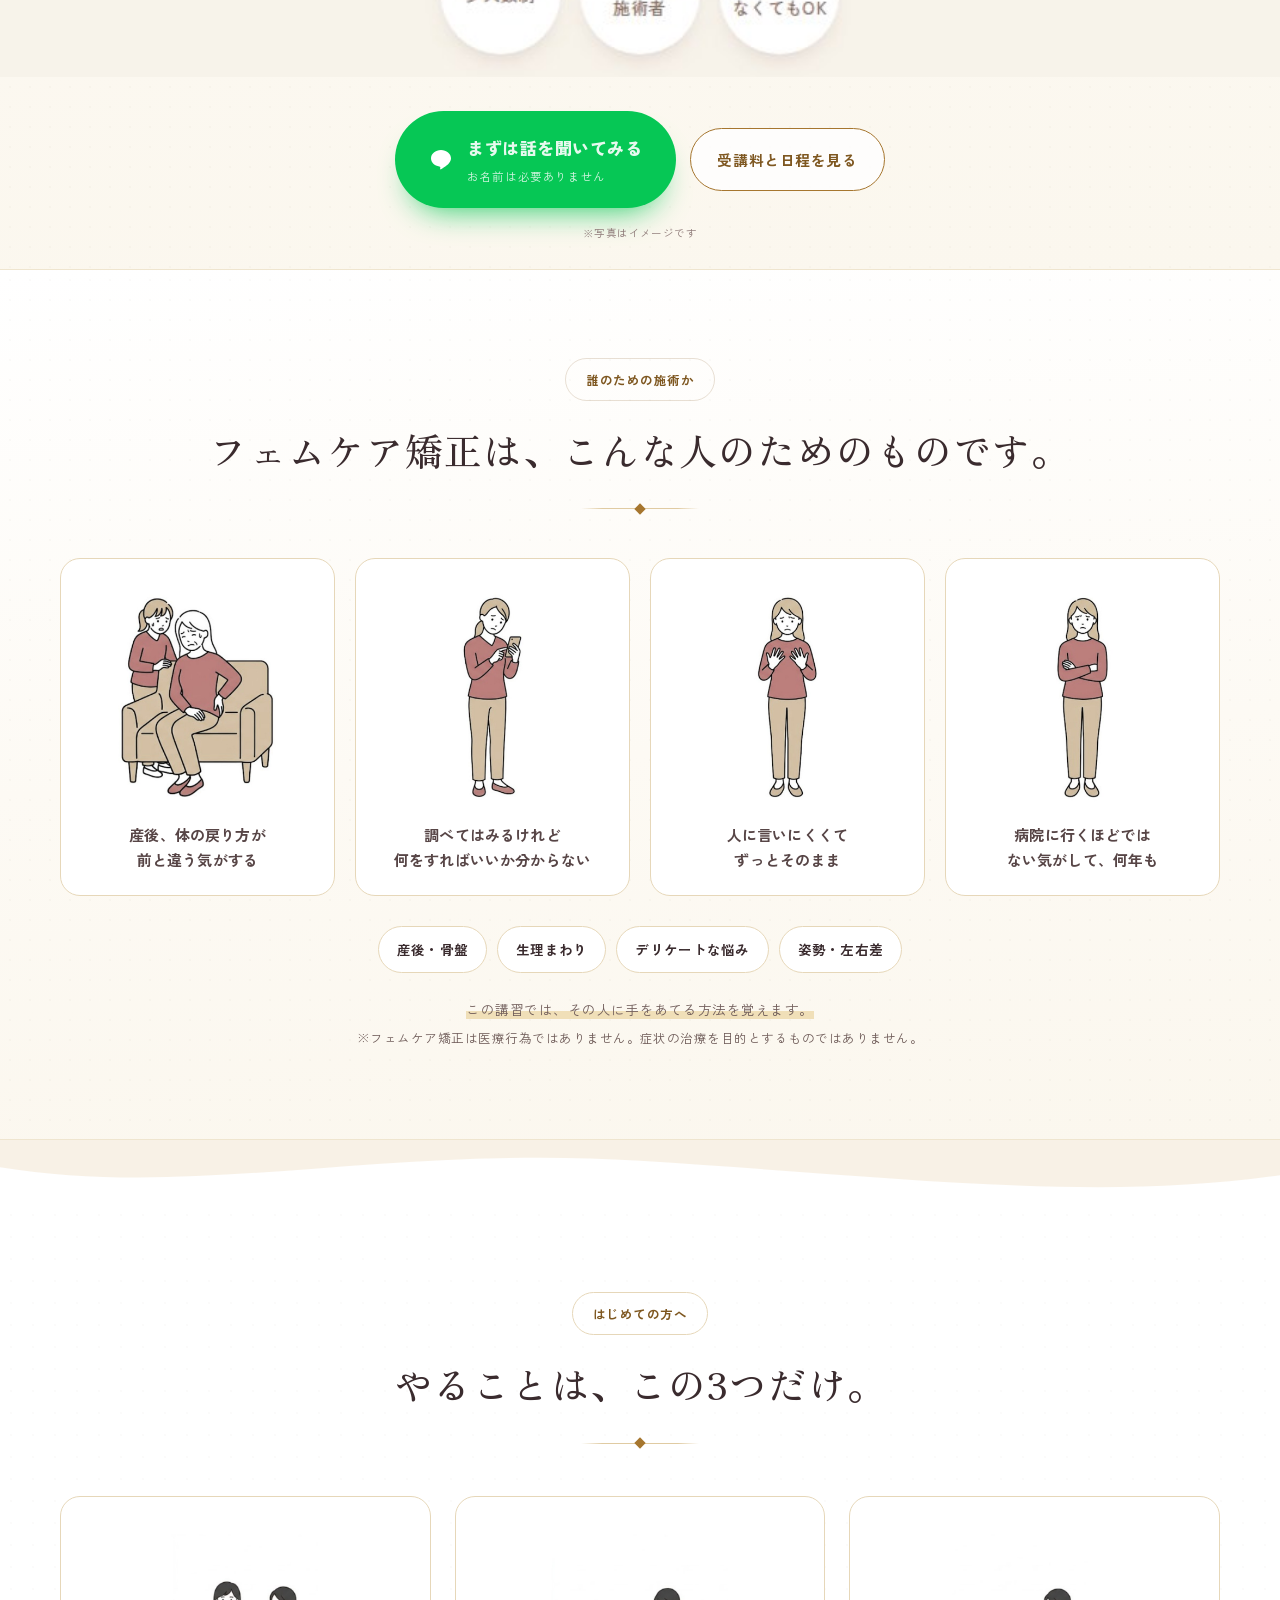
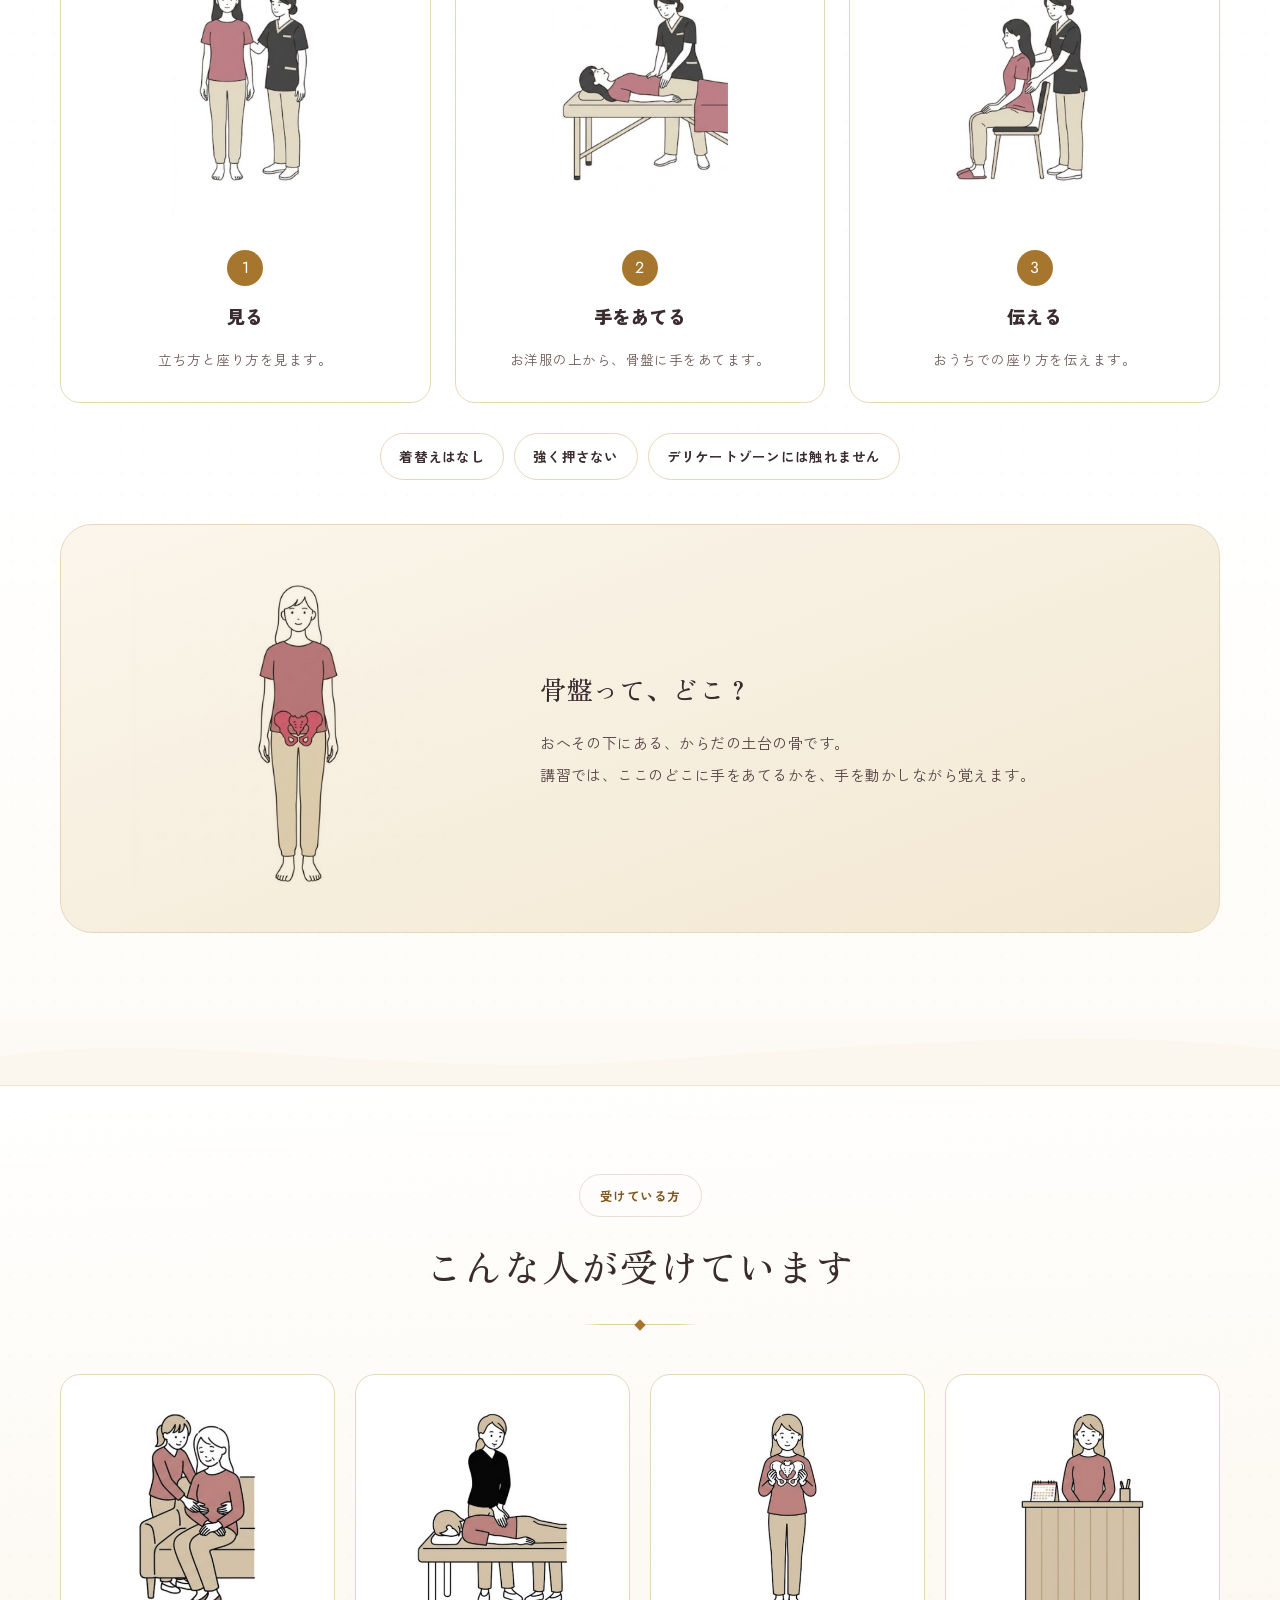
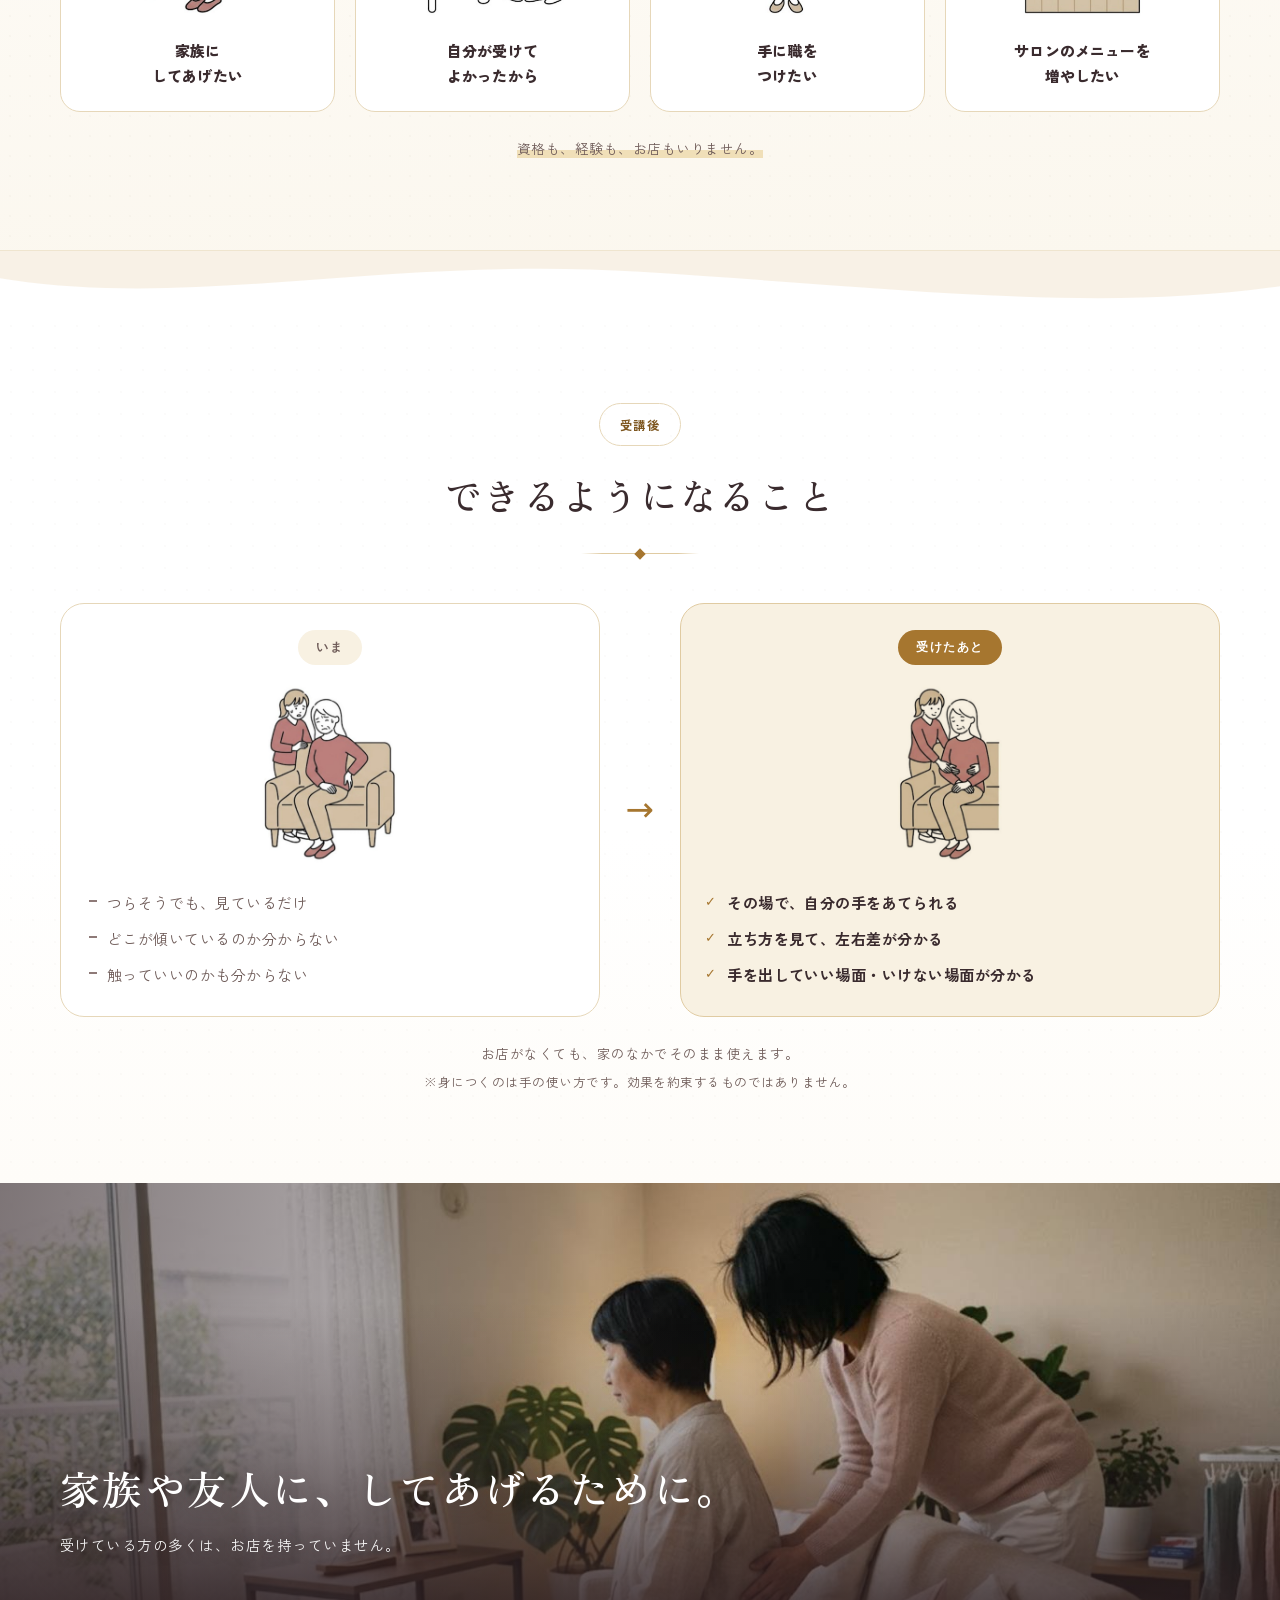
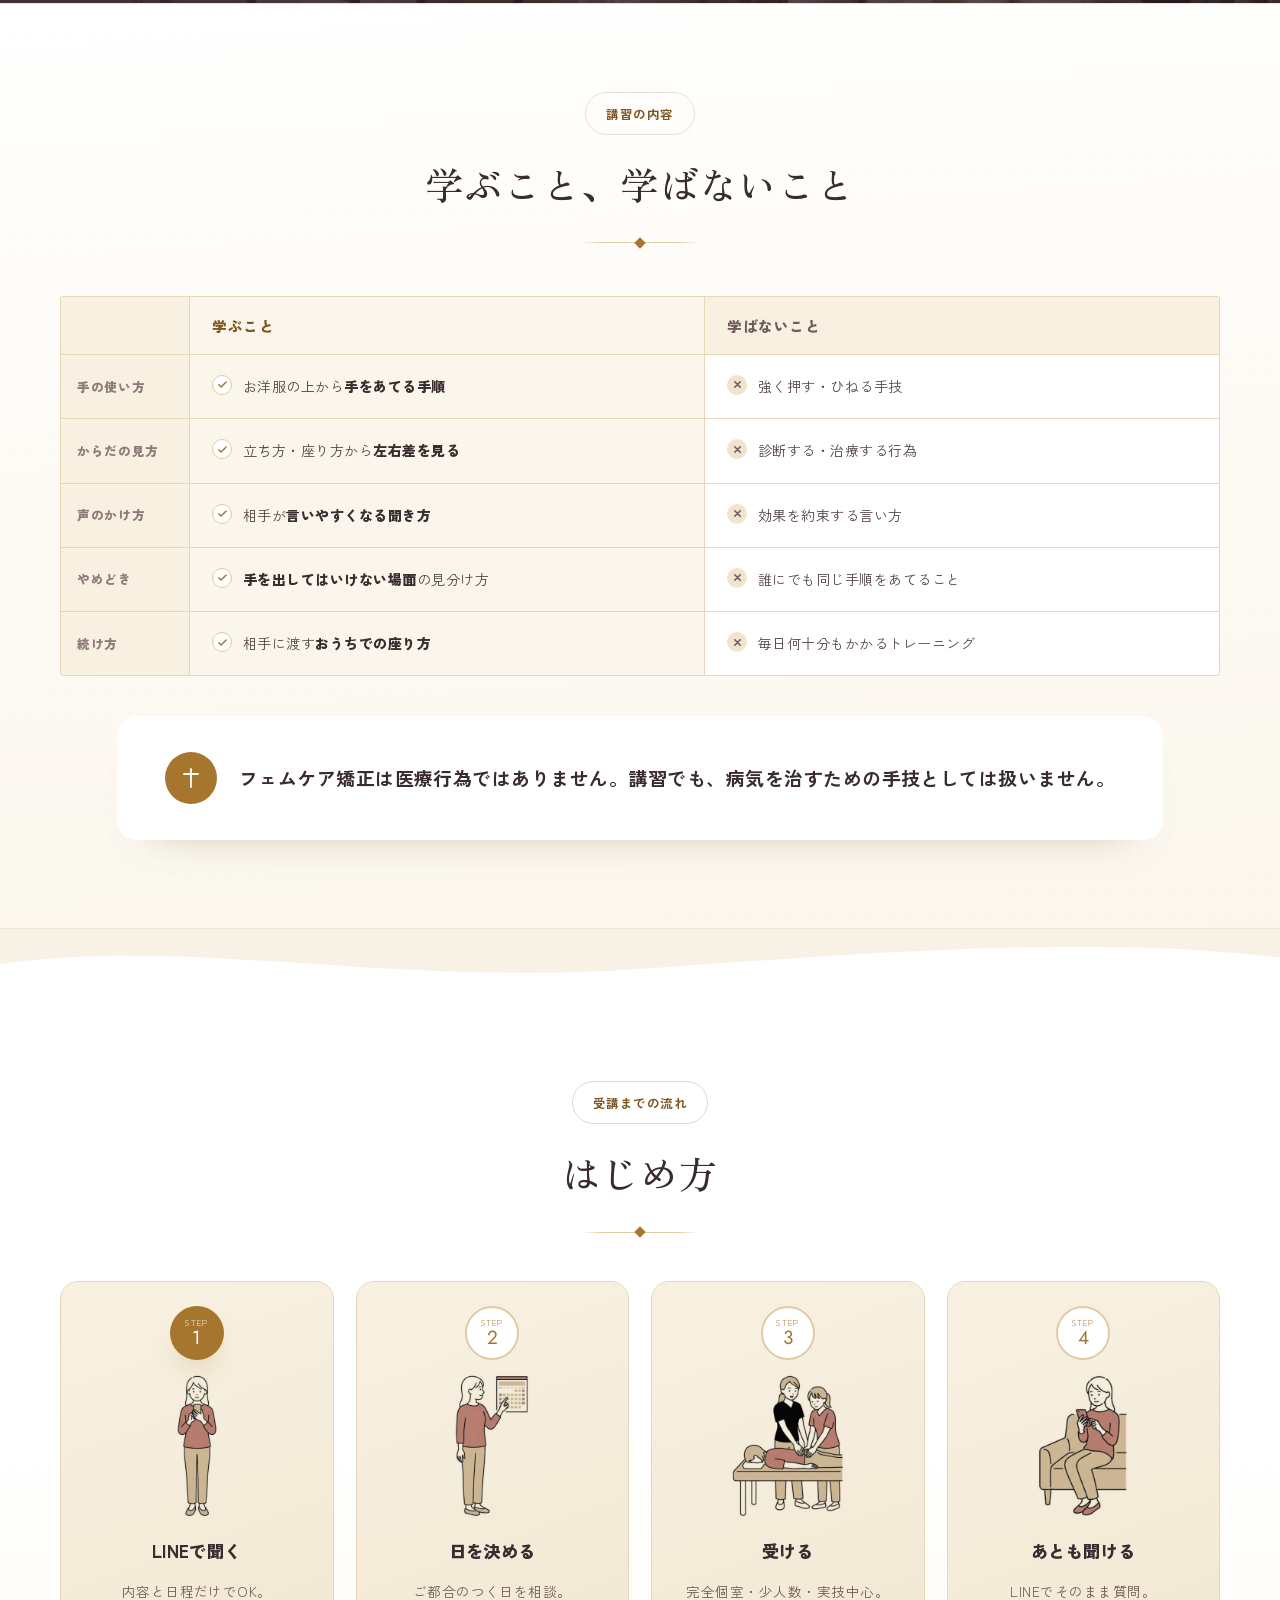
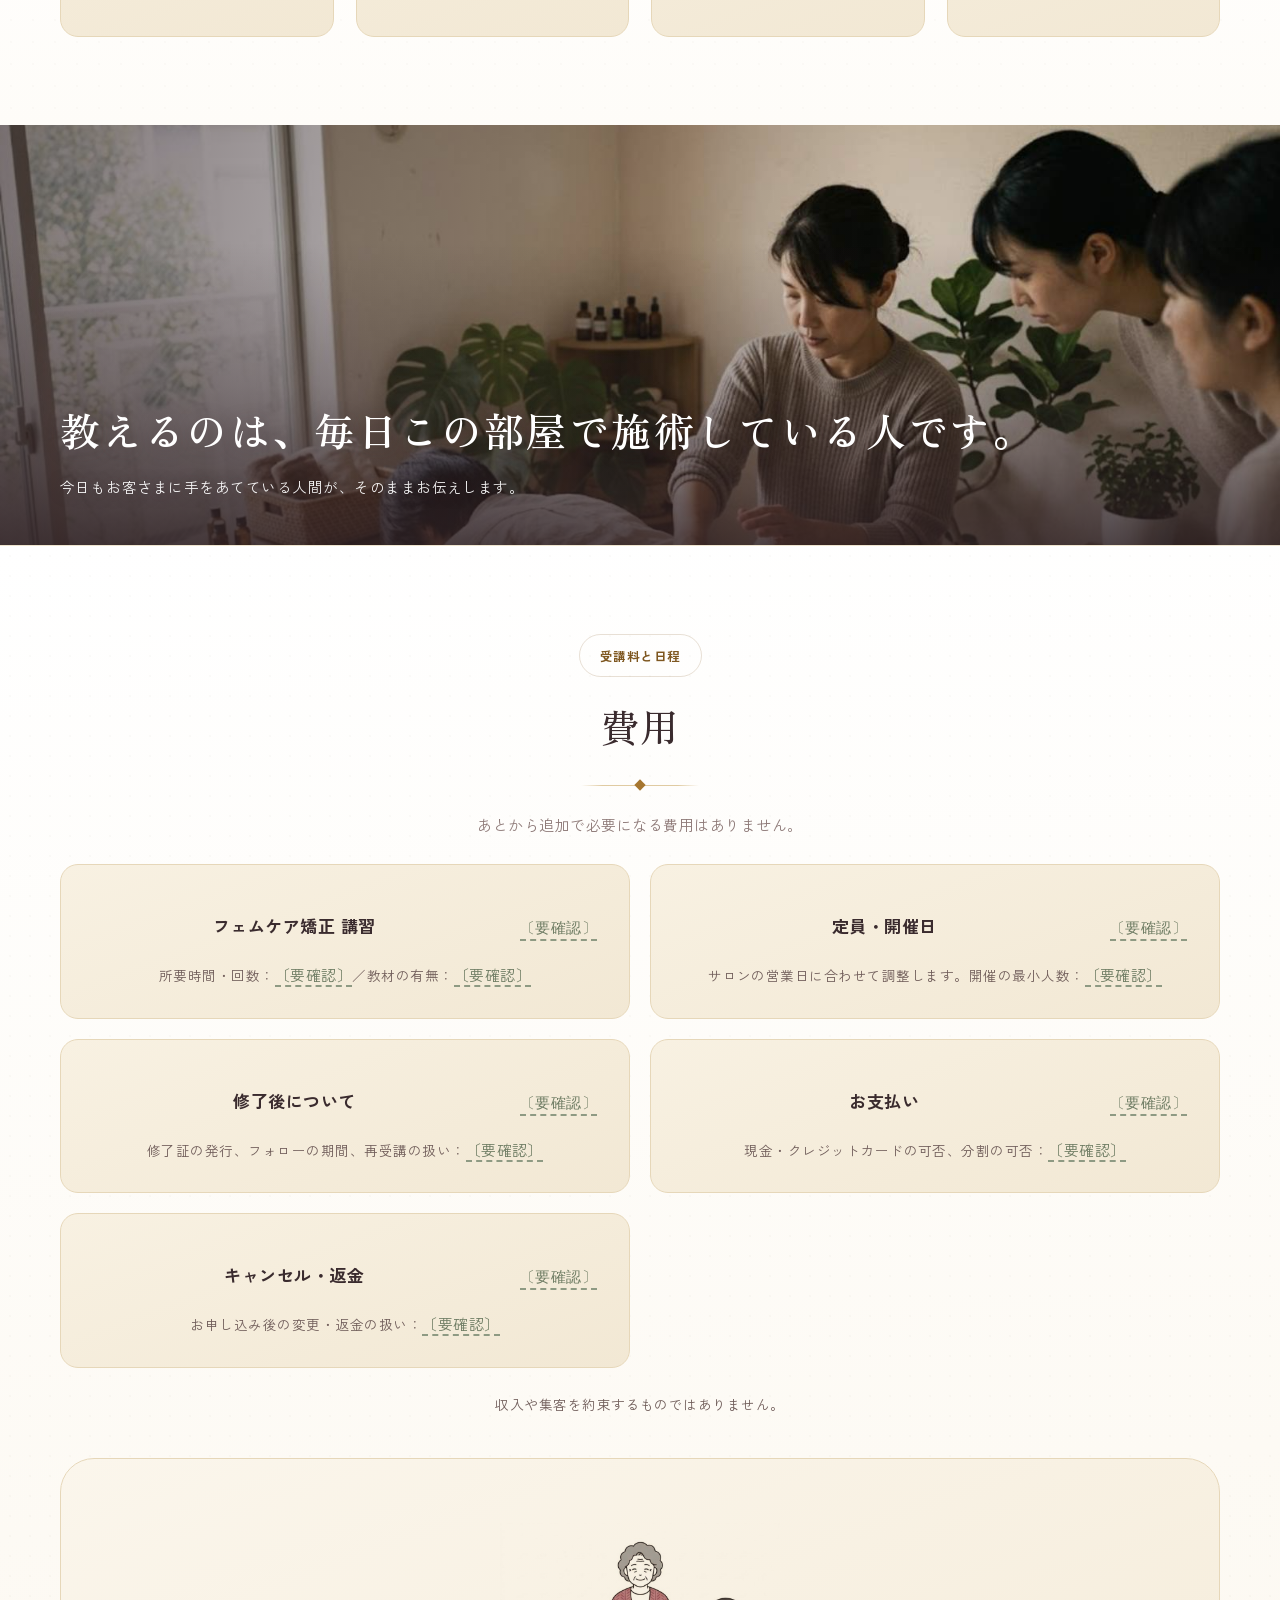
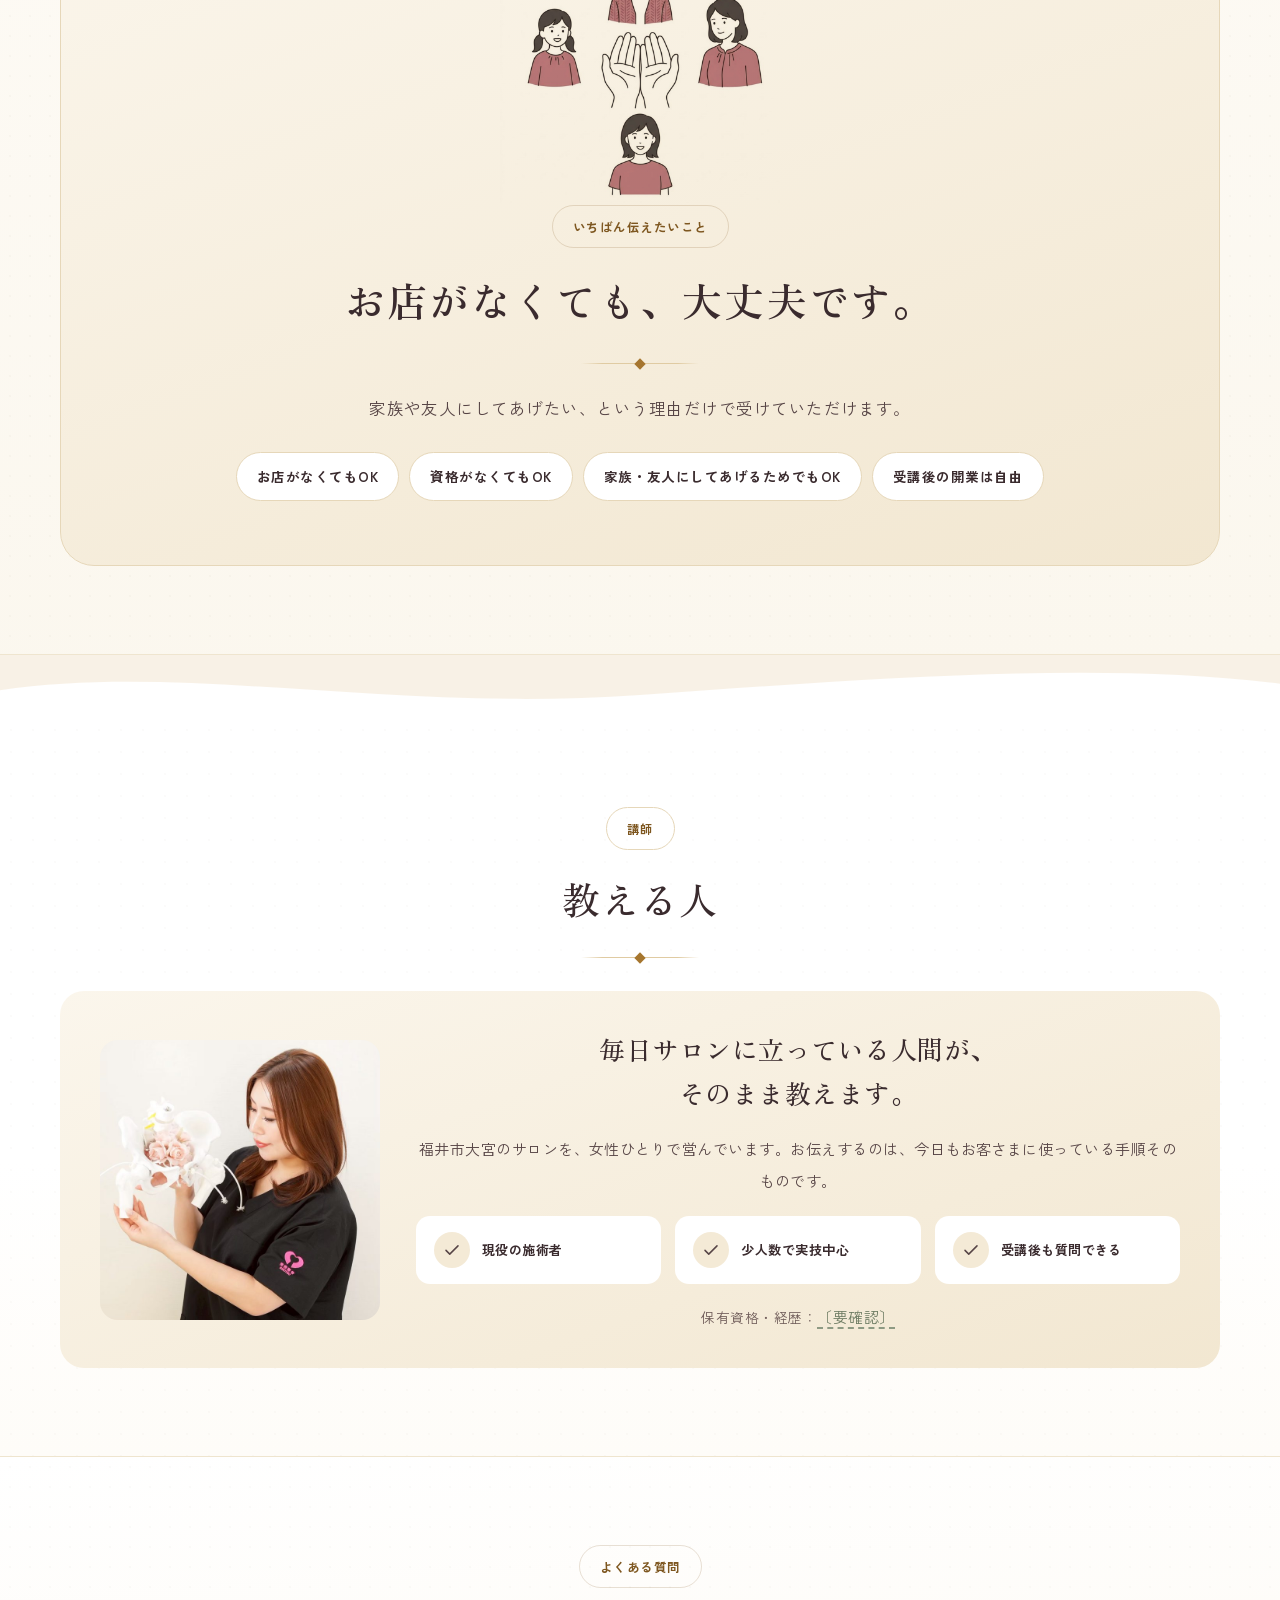
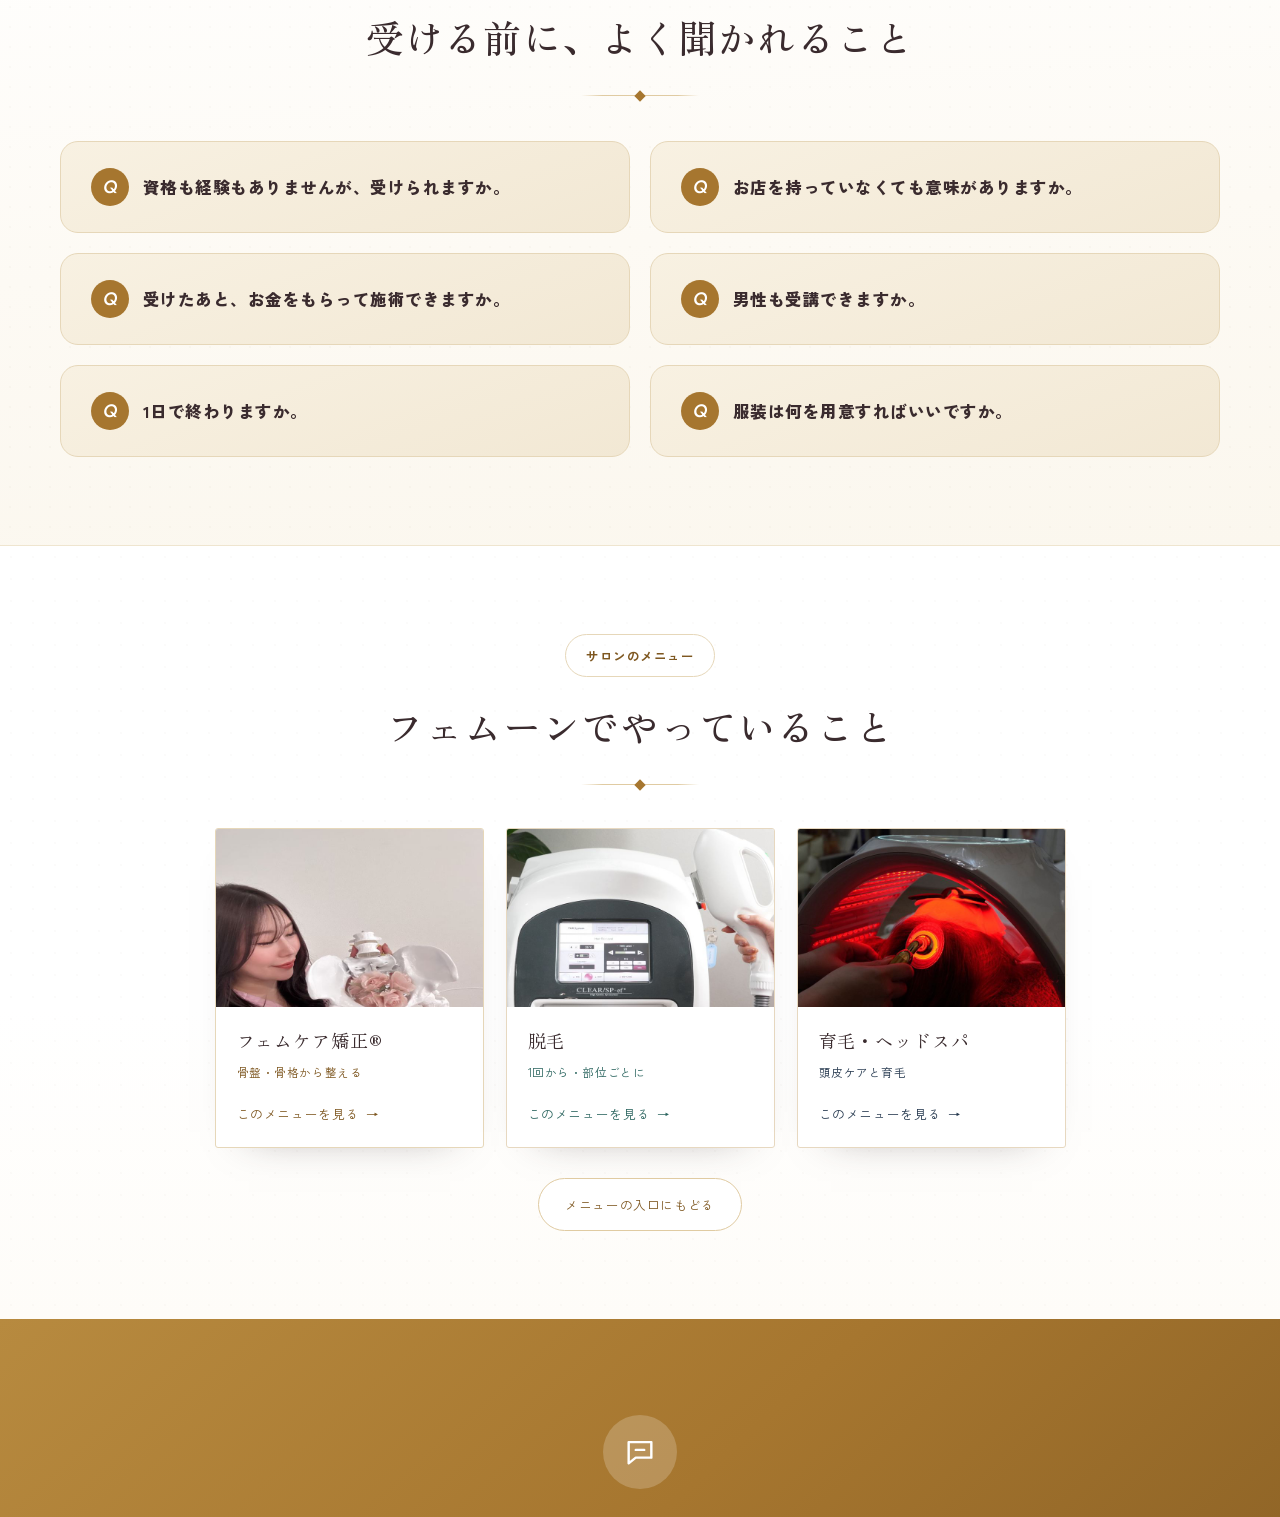
<file: school/index.html>
<!doctype html>
<html lang="ja">
<head>
<meta charset="utf-8">
<meta name="viewport" content="width=device-width, initial-scale=1">
<title>フェムケア矯正 講習｜フェムケアサロン FEMOON（フェムーン）福井市大宮</title>
<meta name="description" content="自分の手で、大切な人を整えられるようになる。福井市大宮のフェムケアサロン FEMOON が行う少人数制の講習です。お店を持っていなくても、家族や友人にしてあげるために学べます。">
<link rel="canonical" href="https://femoon.skeleton-inc.jp/school/">
<meta name="robots" content="noindex,nofollow"><!-- 公開確認中。サロン確認後に削除する -->
<meta property="og:type" content="article">
<meta property="og:title" content="フェムケア矯正 講習｜フェムケアサロン FEMOON（フェムーン）福井市大宮">
<meta property="og:description" content="自分の手で、大切な人を整えられるようになる。お店を持っていなくても学べる、少人数制の講習です。">
<meta property="og:image" content="https://femoon.skeleton-inc.jp/assets/kv-school.jpg">
<meta property="og:locale" content="ja_JP">
<meta name="twitter:card" content="summary_large_image">
<meta name="theme-color" content="#A6762F">
<link rel="preconnect" href="https://fonts.googleapis.com">
<link rel="preconnect" href="https://fonts.gstatic.com" crossorigin>
<link rel="stylesheet" href="https://fonts.googleapis.com/css2?family=Zen+Old+Mincho:wght@400;500;600&family=Zen+Kaku+Gothic+New:wght@400;500;700;900&family=Jost:wght@300;400;500;600&family=Yellowtail&display=swap">
<link rel="stylesheet" href="../assets/style.css">
<script type="application/ld+json">
{"@context":"https://schema.org","@type":"BreadcrumbList","itemListElement":[
{"@type":"ListItem","position":1,"name":"ホーム","item":"https://femoon.skeleton-inc.jp/"},
{"@type":"ListItem","position":2,"name":"フェムケア矯正 講習","item":"https://femoon.skeleton-inc.jp/school/"}]}
</script>
</head>
<body class="t-school">

<header class="site-head">
  <div class="wrap">
    <a class="brand" href="../">
      <span class="brand-mark"><svg width="23" height="23" viewBox="0 0 24 24" fill="#fff"><path d="M20.5 14.2A8.5 8.5 0 0 1 9.8 3.5a8.5 8.5 0 1 0 10.7 10.7z"/></svg></span>
      <span class="brand-txt"><span class="brand-en">FEMOON</span><span class="brand-ja">フェムケアサロン・福井市大宮</span></span>
    </a>
    <nav class="nav">
      <a href="../">メニュー</a>
      <a href="../femcare/">フェムケア矯正</a>
      <a href="../datsumo/">脱毛</a>
      <a href="../ikumo/">育毛</a>
      <a href="#what">講習の内容</a>
      <a href="#price">受講料</a>
      <a class="btn-line" href="#line"><svg width="17" height="17" viewBox="0 0 24 24" fill="currentColor"><path d="M12 2C6.48 2 2 5.73 2 10.32c0 4.1 3.55 7.54 8.35 8.2.32.07.77.22.88.5.1.25.07.65.03.9l-.14.85c-.04.25-.2.98.86.53 1.06-.44 5.7-3.36 7.78-5.75C21.1 13.9 22 12.2 22 10.32 22 5.73 17.52 2 12 2z"/></svg><span><b>LINEで相談</b></span></a>
    </nav>
  </div>
</header>

<section class="kvimg" id="top">
  <picture>
    <source media="(max-width:700px)" srcset="../assets/kv-school-sp.jpg">
    <img src="../assets/kv-school.jpg" alt="フェムケア矯正 講習 受講生募集中。資格がなくても、お店がなくても。自分の手で、大切な人を整える。福井市大宮の小さなサロンで、少人数・実技中心" fetchpriority="high" width="1800" height="1006">
  </picture>
  <div class="wrap kvimg-cta">
    <a class="btn-line" href="#line"><svg width="24" height="24" viewBox="0 0 24 24" fill="currentColor"><path d="M12 2C6.48 2 2 5.73 2 10.32c0 4.1 3.55 7.54 8.35 8.2.32.07.77.22.88.5.1.25.07.65.03.9l-.14.85c-.04.25-.2.98.86.53 1.06-.44 5.7-3.36 7.78-5.75C21.1 13.9 22 12.2 22 10.32 22 5.73 17.52 2 12 2z"/></svg><span><b>まずは話を聞いてみる</b><span>お名前は必要ありません</span></span></a>
    <a class="btn-ghost-w" href="#price">受講料と日程を見る</a>
  </div>
  <p class="kvimg-fine">※写真はイメージです</p>
</section>

<section class="sec sec--beige" id="trouble">
  <div class="wrap center">
    <span class="eyebrow">誰のための施術か</span>
    <h2 class="h2" style="margin-top:18px">フェムケア矯正は、<br class="sp-br">こんな人のためのものです。</h2>
    <span class="rule"></span>

    <div class="chars">
      <div class="ch woe"><img src="../assets/ch-woe1.jpg" alt="腰まわりがつらそうにしている女性と、そばで見ている家族のイラスト" loading="lazy" width="900" height="900"><b>産後、体の戻り方が<br>前と違う気がする</b></div>
      <div class="ch woe"><img src="../assets/ch-woe2.jpg" alt="スマートフォンで調べて困っているイラスト" loading="lazy" width="900" height="900"><b>調べてはみるけれど<br>何をすればいいか分からない</b></div>
      <div class="ch woe"><img src="../assets/ch-woe3.jpg" alt="不安そうにしている女性のイラスト" loading="lazy" width="900" height="900"><b>人に言いにくくて<br>ずっとそのまま</b></div>
      <div class="ch woe"><img src="../assets/ch-woe4.jpg" alt="腕を組んで考え込んでいる女性のイラスト" loading="lazy" width="900" height="900"><b>病院に行くほどでは<br>ない気がして、何年も</b></div>
    </div>

    <div class="tagrow">
      <span>産後・骨盤</span>
      <span>生理まわり</span>
      <span>デリケートな悩み</span>
      <span>姿勢・左右差</span>
    </div>

    <p class="wor-note"><span class="mark">この講習では、その人に手をあてる方法を覚えます。</span><br><span style="font-size:12.5px">※フェムケア矯正は医療行為ではありません。症状の治療を目的とするものではありません。</span></p>
  </div>
</section>

<div class="wv wv--from-beige"><svg viewBox="0 0 1440 80" preserveAspectRatio="none" aria-hidden="true"><path d="M0,34 C220,74 430,6 720,26 C1010,46 1230,78 1440,44 L1440,80 L0,80 Z" fill="currentColor"/></svg></div>

<section class="sec sec--white" id="what">
  <div class="wrap center">
    <span class="eyebrow">はじめての方へ</span>
    <h2 class="h2" style="margin-top:18px">やることは、この3つだけ。</h2>
    <span class="rule"></span>

    <div class="figs">
      <div class="fig">
        <img src="../assets/fig-step1.jpg" alt="立ち姿を見て、左右の傾きを確かめているイラスト" loading="lazy" width="900" height="900">
        <span class="n">1</span>
        <h4>見る</h4>
        <p>立ち方と座り方を見ます。</p>
      </div>
      <div class="fig">
        <img src="../assets/fig-step2.jpg" alt="服の上から骨盤に手をあてているイラスト" loading="lazy" width="900" height="900">
        <span class="n">2</span>
        <h4>手をあてる</h4>
        <p>お洋服の上から、骨盤に手をあてます。</p>
      </div>
      <div class="fig">
        <img src="../assets/fig-step3.jpg" alt="正しい座り方を手で示しているイラスト" loading="lazy" width="900" height="900">
        <span class="n">3</span>
        <h4>伝える</h4>
        <p>おうちでの座り方を伝えます。</p>
      </div>
    </div>

    <div class="tagrow">
      <span>着替えはなし</span>
      <span>強く押さない</span>
      <span>デリケートゾーンには触れません</span>
    </div>

    <div class="bone">
      <img src="../assets/fig-pelvis.jpg" alt="体のどこに骨盤があるかを示したイラスト" loading="lazy" width="900" height="900">
      <div>
        <h3>骨盤って、どこ？</h3>
        <p>おへその下にある、からだの土台の骨です。<br>講習では、ここのどこに手をあてるかを、手を動かしながら覚えます。</p>
      </div>
    </div>
  </div>
</section>

<div class="wv wv--from-white"><svg viewBox="0 0 1440 80" preserveAspectRatio="none" aria-hidden="true"><path d="M0,44 C210,10 440,72 720,50 C1000,28 1240,8 1440,36 L1440,80 L0,80 Z" fill="currentColor"/></svg></div>

<section class="sec sec--beige" id="who">
  <div class="wrap center">
    <span class="eyebrow">受けている方</span>
    <h2 class="h2" style="margin-top:18px">こんな人が受けています</h2>
    <span class="rule"></span>

    <div class="chars">
      <div class="ch"><img src="../assets/ch-who1.jpg" alt="ソファに座る母親の腰に、娘が手を添えているイラスト" loading="lazy" width="900" height="900"><b>家族に<br>してあげたい</b></div>
      <div class="ch"><img src="../assets/ch-who2.jpg" alt="施術を受けている女性のイラスト" loading="lazy" width="900" height="900"><b>自分が受けて<br>よかったから</b></div>
      <div class="ch"><img src="../assets/ch-who3.jpg" alt="骨盤の模型を持って学んでいる女性のイラスト" loading="lazy" width="900" height="900"><b>手に職を<br>つけたい</b></div>
      <div class="ch"><img src="../assets/ch-who4.jpg" alt="サロンの受付に立っている女性のイラスト" loading="lazy" width="900" height="900"><b>サロンのメニューを<br>増やしたい</b></div>
    </div>

    <p class="wor-note"><span class="mark">資格も、経験も、お店もいりません。</span></p>
  </div>
</section>

<div class="wv wv--from-beige"><svg viewBox="0 0 1440 80" preserveAspectRatio="none" aria-hidden="true"><path d="M0,34 C220,74 430,6 720,26 C1010,46 1230,78 1440,44 L1440,80 L0,80 Z" fill="currentColor"/></svg></div>

<section class="sec sec--white" id="future">
  <div class="wrap center">
    <span class="eyebrow">受講後</span>
    <h2 class="h2" style="margin-top:18px">できるようになること</h2>
    <span class="rule"></span>

    <div class="ba">
      <div class="ba-col">
        <span class="lbl">いま</span>
        <img src="../assets/ch-woe1.jpg" alt="つらそうな家族のそばで、何もできずにいるイラスト" loading="lazy" width="900" height="900">
        <ul>
          <li>つらそうでも、見ているだけ</li>
          <li>どこが傾いているのか分からない</li>
          <li>触っていいのかも分からない</li>
        </ul>
      </div>
      <span class="ba-arrow" aria-hidden="true">→</span>
      <div class="ba-col is-after">
        <span class="lbl">受けたあと</span>
        <img src="../assets/ch-who1.jpg" alt="家族の腰に手をあてているイラスト" loading="lazy" width="900" height="900">
        <ul>
          <li>その場で、自分の手をあてられる</li>
          <li>立ち方を見て、左右差が分かる</li>
          <li>手を出していい場面・いけない場面が分かる</li>
        </ul>
      </div>
    </div>

    <p class="wor-note">お店がなくても、家のなかでそのまま使えます。<br><span style="font-size:12.5px">※身につくのは手の使い方です。効果を約束するものではありません。</span></p>
  </div>
</section>

<section class="band">
  <img src="../assets/sc-family.jpg" alt="リビングのソファで、母親の背中と腰に手を添えているようす" loading="lazy">
  <div class="band-in">
    <p class="band-lead">家族や友人に、してあげるために。</p>
    <p class="band-sub">受けている方の多くは、お店を持っていません。</p>
  </div>
</section>

<section class="sec sec--beige" id="learn">
  <div class="wrap center">
    <span class="eyebrow">講習の内容</span>
    <h2 class="h2" style="margin-top:18px">学ぶこと、学ばないこと</h2>
    <span class="rule"></span>

    <div class="cmp">
      <div class="cmp-head">
        <span></span>
        <span class="cmp-h cmp-h--do">学ぶこと</span>
        <span class="cmp-h cmp-h--no">学ばないこと</span>
      </div>
      <div class="cmp-row">
        <span class="cmp-key">手の使い方</span>
        <div class="cmp-cell cmp-do"><i aria-hidden="true"><svg viewBox="0 0 24 24" fill="none" stroke="currentColor" stroke-width="3.2" stroke-linecap="round" stroke-linejoin="round"><path d="M4 12.5l5 5L20 6.5"/></svg></i><p>お洋服の上から<b>手をあてる手順</b></p></div>
        <div class="cmp-cell cmp-no"><i aria-hidden="true"><svg viewBox="0 0 24 24" fill="none" stroke="currentColor" stroke-width="3.4" stroke-linecap="round"><path d="M6 6l12 12M18 6L6 18"/></svg></i><p>強く押す・ひねる手技</p></div>
      </div>
      <div class="cmp-row">
        <span class="cmp-key">からだの見方</span>
        <div class="cmp-cell cmp-do"><i aria-hidden="true"><svg viewBox="0 0 24 24" fill="none" stroke="currentColor" stroke-width="3.2" stroke-linecap="round" stroke-linejoin="round"><path d="M4 12.5l5 5L20 6.5"/></svg></i><p>立ち方・座り方から<b>左右差を見る</b></p></div>
        <div class="cmp-cell cmp-no"><i aria-hidden="true"><svg viewBox="0 0 24 24" fill="none" stroke="currentColor" stroke-width="3.4" stroke-linecap="round"><path d="M6 6l12 12M18 6L6 18"/></svg></i><p>診断する・治療する行為</p></div>
      </div>
      <div class="cmp-row">
        <span class="cmp-key">声のかけ方</span>
        <div class="cmp-cell cmp-do"><i aria-hidden="true"><svg viewBox="0 0 24 24" fill="none" stroke="currentColor" stroke-width="3.2" stroke-linecap="round" stroke-linejoin="round"><path d="M4 12.5l5 5L20 6.5"/></svg></i><p>相手が<b>言いやすくなる聞き方</b></p></div>
        <div class="cmp-cell cmp-no"><i aria-hidden="true"><svg viewBox="0 0 24 24" fill="none" stroke="currentColor" stroke-width="3.4" stroke-linecap="round"><path d="M6 6l12 12M18 6L6 18"/></svg></i><p>効果を約束する言い方</p></div>
      </div>
      <div class="cmp-row">
        <span class="cmp-key">やめどき</span>
        <div class="cmp-cell cmp-do"><i aria-hidden="true"><svg viewBox="0 0 24 24" fill="none" stroke="currentColor" stroke-width="3.2" stroke-linecap="round" stroke-linejoin="round"><path d="M4 12.5l5 5L20 6.5"/></svg></i><p><b>手を出してはいけない場面</b>の見分け方</p></div>
        <div class="cmp-cell cmp-no"><i aria-hidden="true"><svg viewBox="0 0 24 24" fill="none" stroke="currentColor" stroke-width="3.4" stroke-linecap="round"><path d="M6 6l12 12M18 6L6 18"/></svg></i><p>誰にでも同じ手順をあてること</p></div>
      </div>
      <div class="cmp-row">
        <span class="cmp-key">続け方</span>
        <div class="cmp-cell cmp-do"><i aria-hidden="true"><svg viewBox="0 0 24 24" fill="none" stroke="currentColor" stroke-width="3.2" stroke-linecap="round" stroke-linejoin="round"><path d="M4 12.5l5 5L20 6.5"/></svg></i><p>相手に渡す<b>おうちでの座り方</b></p></div>
        <div class="cmp-cell cmp-no"><i aria-hidden="true"><svg viewBox="0 0 24 24" fill="none" stroke="currentColor" stroke-width="3.4" stroke-linecap="round"><path d="M6 6l12 12M18 6L6 18"/></svg></i><p>毎日何十分もかかるトレーニング</p></div>
      </div>
    </div>

    <div class="note-bar" style="margin-top:40px">
      <i aria-hidden="true"><svg width="24" height="24" viewBox="0 0 24 24" fill="none" stroke="#fff" stroke-width="1.8" stroke-linecap="round" stroke-linejoin="round"><path d="M12 3v18M5 8h14"/></svg></i>
      <p>フェムケア矯正は医療行為ではありません。講習でも、病気を治すための手技としては扱いません。</p>
    </div>
  </div>
</section>

<div class="wv wv--from-beige"><svg viewBox="0 0 1440 80" preserveAspectRatio="none" aria-hidden="true"><path d="M0,44 C210,10 440,72 720,50 C1000,28 1240,8 1440,36 L1440,80 L0,80 Z" fill="currentColor"/></svg></div>

<section class="sec sec--white" id="flow">
  <div class="wrap center">
    <span class="eyebrow">受講までの流れ</span>
    <h2 class="h2" style="margin-top:18px">はじめ方</h2>
    <span class="rule"></span>
    <div class="steps steps--fig">
      <div class="step">
        <span class="no"><small>STEP</small><b>1</b></span>
        <img class="step-fig" src="../assets/ch-flow1.jpg" alt="スマートフォンで相談している女性のイラスト" loading="lazy" width="900" height="900">
        <h4>LINEで聞く</h4>
        <p>内容と日程だけでOK。</p>
      </div>
      <div class="step">
        <span class="no"><small>STEP</small><b>2</b></span>
        <img class="step-fig" src="../assets/ch-flow2.jpg" alt="カレンダーで日程を選んでいる女性のイラスト" loading="lazy" width="900" height="900">
        <h4>日を決める</h4>
        <p>ご都合のつく日を相談。</p>
      </div>
      <div class="step">
        <span class="no"><small>STEP</small><b>3</b></span>
        <img class="step-fig" src="../assets/ch-flow3.jpg" alt="施術ベッドで手のあて方を教わっているイラスト" loading="lazy" width="900" height="900">
        <h4>受ける</h4>
        <p>完全個室・少人数・実技中心。</p>
      </div>
      <div class="step">
        <span class="no"><small>STEP</small><b>4</b></span>
        <img class="step-fig" src="../assets/ch-flow4.jpg" alt="自宅でスマートフォンから質問している女性のイラスト" loading="lazy" width="900" height="900">
        <h4>あとも聞ける</h4>
        <p>LINEでそのまま質問。</p>
      </div>
    </div>
  </div>
</section>

<section class="band">
  <img src="../assets/sc-lesson.jpg" alt="施術ベッドを囲んで、手の当て方を教わっているようす" loading="lazy">
  <div class="band-in">
    <p class="band-lead">教えるのは、毎日この部屋で施術している人です。</p>
    <p class="band-sub">今日もお客さまに手をあてている人間が、そのままお伝えします。</p>
  </div>
</section>

<section class="sec sec--beige" id="price">
  <div class="wrap center">
    <span class="eyebrow">受講料と日程</span>
    <h2 class="h2" style="margin-top:18px">費用</h2>
    <span class="rule"></span>
    <p class="lead" style="margin-top:20px">あとから追加で必要になる費用はありません。</p>
    <div class="price-grid">
      <div class="price-row">
        <span class="nm">フェムケア矯正 講習</span>
        <span class="val"><span class="tbd">〔要確認〕</span></span>
        <span class="dsc">所要時間・回数：<span class="tbd">〔要確認〕</span>／教材の有無：<span class="tbd">〔要確認〕</span></span>
      </div>
      <div class="price-row">
        <span class="nm">定員・開催日</span>
        <span class="val"><span class="tbd">〔要確認〕</span></span>
        <span class="dsc">サロンの営業日に合わせて調整します。開催の最小人数：<span class="tbd">〔要確認〕</span></span>
      </div>
      <div class="price-row">
        <span class="nm">修了後について</span>
        <span class="val"><span class="tbd">〔要確認〕</span></span>
        <span class="dsc">修了証の発行、フォローの期間、再受講の扱い：<span class="tbd">〔要確認〕</span></span>
      </div>
      <div class="price-row">
        <span class="nm">お支払い</span>
        <span class="val"><span class="tbd">〔要確認〕</span></span>
        <span class="dsc">現金・クレジットカードの可否、分割の可否：<span class="tbd">〔要確認〕</span></span>
      </div>
      <div class="price-row">
        <span class="nm">キャンセル・返金</span>
        <span class="val"><span class="tbd">〔要確認〕</span></span>
        <span class="dsc">お申し込み後の変更・返金の扱い：<span class="tbd">〔要確認〕</span></span>
      </div>
    </div>
    <p class="wor-note" style="max-width:860px;margin-left:auto;margin-right:auto">収入や集客を約束するものではありません。</p>

    <div class="claim">
      <img class="claim-fig" src="../assets/fig-hands.jpg" alt="両手のまわりに、祖母・母・友人・娘の4人が並んでいるイラスト" loading="lazy" width="900" height="900">
      <span class="eyebrow">いちばん伝えたいこと</span>
      <h3 style="margin-top:18px">お店がなくても、大丈夫です。</h3>
      <span class="rule"></span>
      <p>家族や友人にしてあげたい、という理由だけで受けていただけます。</p>
      <div class="claim-tags">
        <span>お店がなくてもOK</span>
        <span>資格がなくてもOK</span>
        <span>家族・友人にしてあげるためでもOK</span>
        <span>受講後の開業は自由</span>
      </div>
    </div>
  </div>
</section>

<div class="wv wv--from-beige"><svg viewBox="0 0 1440 80" preserveAspectRatio="none" aria-hidden="true"><path d="M0,44 C210,10 440,72 720,50 C1000,28 1240,8 1440,36 L1440,80 L0,80 Z" fill="currentColor"/></svg></div>

<section class="sec sec--white" id="teacher">
  <div class="wrap center">
    <span class="eyebrow">講師</span>
    <h2 class="h2" style="margin-top:18px">教える人</h2>
    <span class="rule"></span>
    <div class="why">
      <img src="../assets/pelvis.jpg" alt="骨盤の模型を使って説明するフェムーンの施術者" loading="lazy" width="560" height="560">
      <div>
        <h3>毎日サロンに立っている人間が、<br>そのまま教えます。</h3>
        <p>福井市大宮のサロンを、女性ひとりで営んでいます。お伝えするのは、今日もお客さまに使っている手順そのものです。</p>
        <div class="why-3">
          <div><i aria-hidden="true"><svg width="18" height="18" viewBox="0 0 24 24" fill="none" stroke="currentColor" stroke-width="2" stroke-linecap="round" stroke-linejoin="round"><path d="M4 12.5l5 5L20 6.5"/></svg></i><span>現役の施術者</span></div>
          <div><i aria-hidden="true"><svg width="18" height="18" viewBox="0 0 24 24" fill="none" stroke="currentColor" stroke-width="2" stroke-linecap="round" stroke-linejoin="round"><path d="M4 12.5l5 5L20 6.5"/></svg></i><span>少人数で実技中心</span></div>
          <div><i aria-hidden="true"><svg width="18" height="18" viewBox="0 0 24 24" fill="none" stroke="currentColor" stroke-width="2" stroke-linecap="round" stroke-linejoin="round"><path d="M4 12.5l5 5L20 6.5"/></svg></i><span>受講後も質問できる</span></div>
        </div>
        <p style="margin-top:18px;font-size:13.5px;line-height:2;color:var(--muted)">保有資格・経歴：<span class="tbd">〔要確認〕</span></p>
      </div>
    </div>
  </div>
</section>

<section class="sec sec--beige" id="faq">
  <div class="wrap center">
    <span class="eyebrow">よくある質問</span>
    <h2 class="h2" style="margin-top:18px">受ける前に、よく聞かれること</h2>
    <span class="rule"></span>
    <div class="faq">
      <details>
        <summary><i>Q</i><h4>資格も経験もありませんが、受けられますか。</h4></summary>
        <p class="a">受けられます。何もしていない状態から受ける方がいちばん多いです。</p>
      </details>
      <details>
        <summary><i>Q</i><h4>お店を持っていなくても意味がありますか。</h4></summary>
        <p class="a">あります。家族や友人にしてあげるために受ける方のほうが多いです。</p>
      </details>
      <details>
        <summary><i>Q</i><h4>受けたあと、お金をもらって施術できますか。</h4></summary>
        <p class="a"><span class="tbd">〔要確認〕</span>（協会の認定制度と、名称を使える範囲を確認してから記載します）</p>
      </details>
      <details>
        <summary><i>Q</i><h4>男性も受講できますか。</h4></summary>
        <p class="a"><span class="tbd">〔要確認〕</span>（フェムケア矯正はサロンでは女性専用のメニューです。講習の受講条件は確認のうえ記載します）</p>
      </details>
      <details>
        <summary><i>Q</i><h4>1日で終わりますか。</h4></summary>
        <p class="a"><span class="tbd">〔要確認〕</span>（所要時間と回数が決まり次第、ここに記載します）</p>
      </details>
      <details>
        <summary><i>Q</i><h4>服装は何を用意すればいいですか。</h4></summary>
        <p class="a">動きやすい服装でお越しください。着替えは必要ありません。</p>
      </details>
    </div>
  </div>
</section>

<section class="sec sec--white">
  <div class="wrap center">
    <span class="eyebrow">サロンのメニュー</span>
    <h2 class="h2" style="margin-top:18px">フェムーンでやっていること</h2>
    <span class="rule"></span>
    <div class="svc">
      <a class="svc-card" href="../femcare/">
        <span class="svc-img"><img src="../assets/svc-femcare.jpg" alt="お洋服の上から骨盤まわりに手をあてる施術のようす" loading="lazy" width="720" height="480"></span>
        <span class="svc-body">
          <span class="svc-ttl">フェムケア矯正®</span>
          <span class="svc-sub">骨盤・骨格から整える</span>
          <span class="svc-go">このメニューを見る<i aria-hidden="true">→</i></span>
        </span>
      </a>
      <a class="svc-card t-datsumo" href="../datsumo/">
        <span class="svc-img"><img src="../assets/svc-datsumo.jpg" alt="サロンに設置している業務用の脱毛機" loading="lazy" width="720" height="480"></span>
        <span class="svc-body">
          <span class="svc-ttl">脱毛</span>
          <span class="svc-sub">1回から・部位ごとに</span>
          <span class="svc-go">このメニューを見る<i aria-hidden="true">→</i></span>
        </span>
      </a>
      <a class="svc-card t-ikumo" href="../ikumo/">
        <span class="svc-img"><img src="../assets/svc-ikumo.jpg" alt="頭皮に赤色LEDをあてている育毛メニューのようす" loading="lazy" width="720" height="480"></span>
        <span class="svc-body">
          <span class="svc-ttl">育毛・ヘッドスパ</span>
          <span class="svc-sub">頭皮ケアと育毛</span>
          <span class="svc-go">このメニューを見る<i aria-hidden="true">→</i></span>
        </span>
      </a>
    </div>
    <a class="sub-back" href="../">メニューの入口にもどる</a>
  </div>
</section>

<section class="cta" id="line">
  <div class="wrap">
    <span class="halo"><svg width="34" height="34" viewBox="0 0 24 24" fill="none" stroke="#fff" stroke-width="1.7" stroke-linecap="round" stroke-linejoin="round"><path d="M4 5h16v11H9l-5 4V5z"/><path d="M9 10.5h6"/></svg></span>
    <h2>まずは、ご相談から。</h2>
    <p>内容と日程だけ聞いていただいて構いません。<br>お名前は必要なく、受講をおすすめするメッセージも送りません。</p>
    <a class="btn-line" href="https://lh-femoon-fukui.t3-5ty6.workers.dev/r/hp" target="_blank" rel="noopener"><span class="g"><svg width="26" height="26" viewBox="0 0 24 24" fill="#fff"><path d="M12 2C6.48 2 2 5.73 2 10.32c0 4.1 3.55 7.54 8.35 8.2.32.07.77.22.88.5.1.25.07.65.03.9l-.14.85c-.04.25-.2.98.86.53 1.06-.44 5.7-3.36 7.78-5.75C21.1 13.9 22 12.2 22 10.32 22 5.73 17.52 2 12 2z"/></svg></span><span><b>講習について聞く</b><span>友だち追加は無料です</span></span></a>
    <p class="acct">LINE公式アカウント <a href="https://lh-femoon-fukui.t3-5ty6.workers.dev/r/hp" target="_blank" rel="noopener" style="color:inherit">@femoon</a></p>
    <div class="sns-row"><a class="btn-ig" href="https://www.instagram.com/femcaresalon_fukui1207_femoon/" target="_blank" rel="noopener"><svg viewBox="0 0 24 24" fill="none" stroke="currentColor" stroke-width="1.8" stroke-linecap="round" stroke-linejoin="round" aria-hidden="true"><rect x="3" y="3" width="18" height="18" rx="5"/><circle cx="12" cy="12" r="4"/><circle cx="17.2" cy="6.8" r="1.1" fill="currentColor" stroke="none"/></svg><span class="ig-txt"><b>Instagramを見る</b><span>@femcaresalon_fukui1207_femoon</span></span></a></div>
  </div>
</section>

<footer class="foot">
  <div class="wrap">
    <div class="foot-top">
      <div class="brand">
        <span class="brand-mark"><svg width="23" height="23" viewBox="0 0 24 24" fill="#fff"><path d="M20.5 14.2A8.5 8.5 0 0 1 9.8 3.5a8.5 8.5 0 1 0 10.7 10.7z"/></svg></span>
        <span class="brand-txt"><span class="brand-en">FEMOON</span><span class="foot-addr">フェムケアサロン フェムーン｜美容整骨 / 育毛 / 脱毛<br>福井県福井市大宮3-13-9 パールコーポ1F</span></span>
      </div>
      <nav class="foot-nav">
        <a href="../privacy.html">プライバシーポリシー</a>
        <a href="../tokushoho.html">特定商取引法に基づく表記</a>
        <a href="https://www.instagram.com/femcaresalon_fukui1207_femoon/" target="_blank" rel="noopener">Instagram</a>
      </nav>
    </div>
    <p class="foot-legal">当サロンは医療機関ではありません。施術は疾病の治療・診断を目的とするものではなく、感じ方・変化には個人差があります。気になる症状が続く場合は、医療機関へのご相談をおすすめします。<br>講習は収入・集客・開業の成功を約束するものではありません。<br>※「フェムケア矯正®」は一般社団法人日本美容整骨協会の登録商標です（登録第6596807号）。講習の開催および名称の使用範囲については<span class="tbd">〔要確認〕</span>。</p>
    <p class="foot-cr">© FEMOON</p>
  </div>
</footer>

<div class="sticky">
  <a class="btn-line" href="#line"><svg width="19" height="19" viewBox="0 0 24 24" fill="currentColor"><path d="M12 2C6.48 2 2 5.73 2 10.32c0 4.1 3.55 7.54 8.35 8.2.32.07.77.22.88.5.1.25.07.65.03.9l-.14.85c-.04.25-.2.98.86.53 1.06-.44 5.7-3.36 7.78-5.75C21.1 13.9 22 12.2 22 10.32 22 5.73 17.52 2 12 2z"/></svg><span><b>講習について聞く</b></span></a>
  <a class="alt" href="#price">受講料を見る</a>
</div>

</body>
</html>
</file>
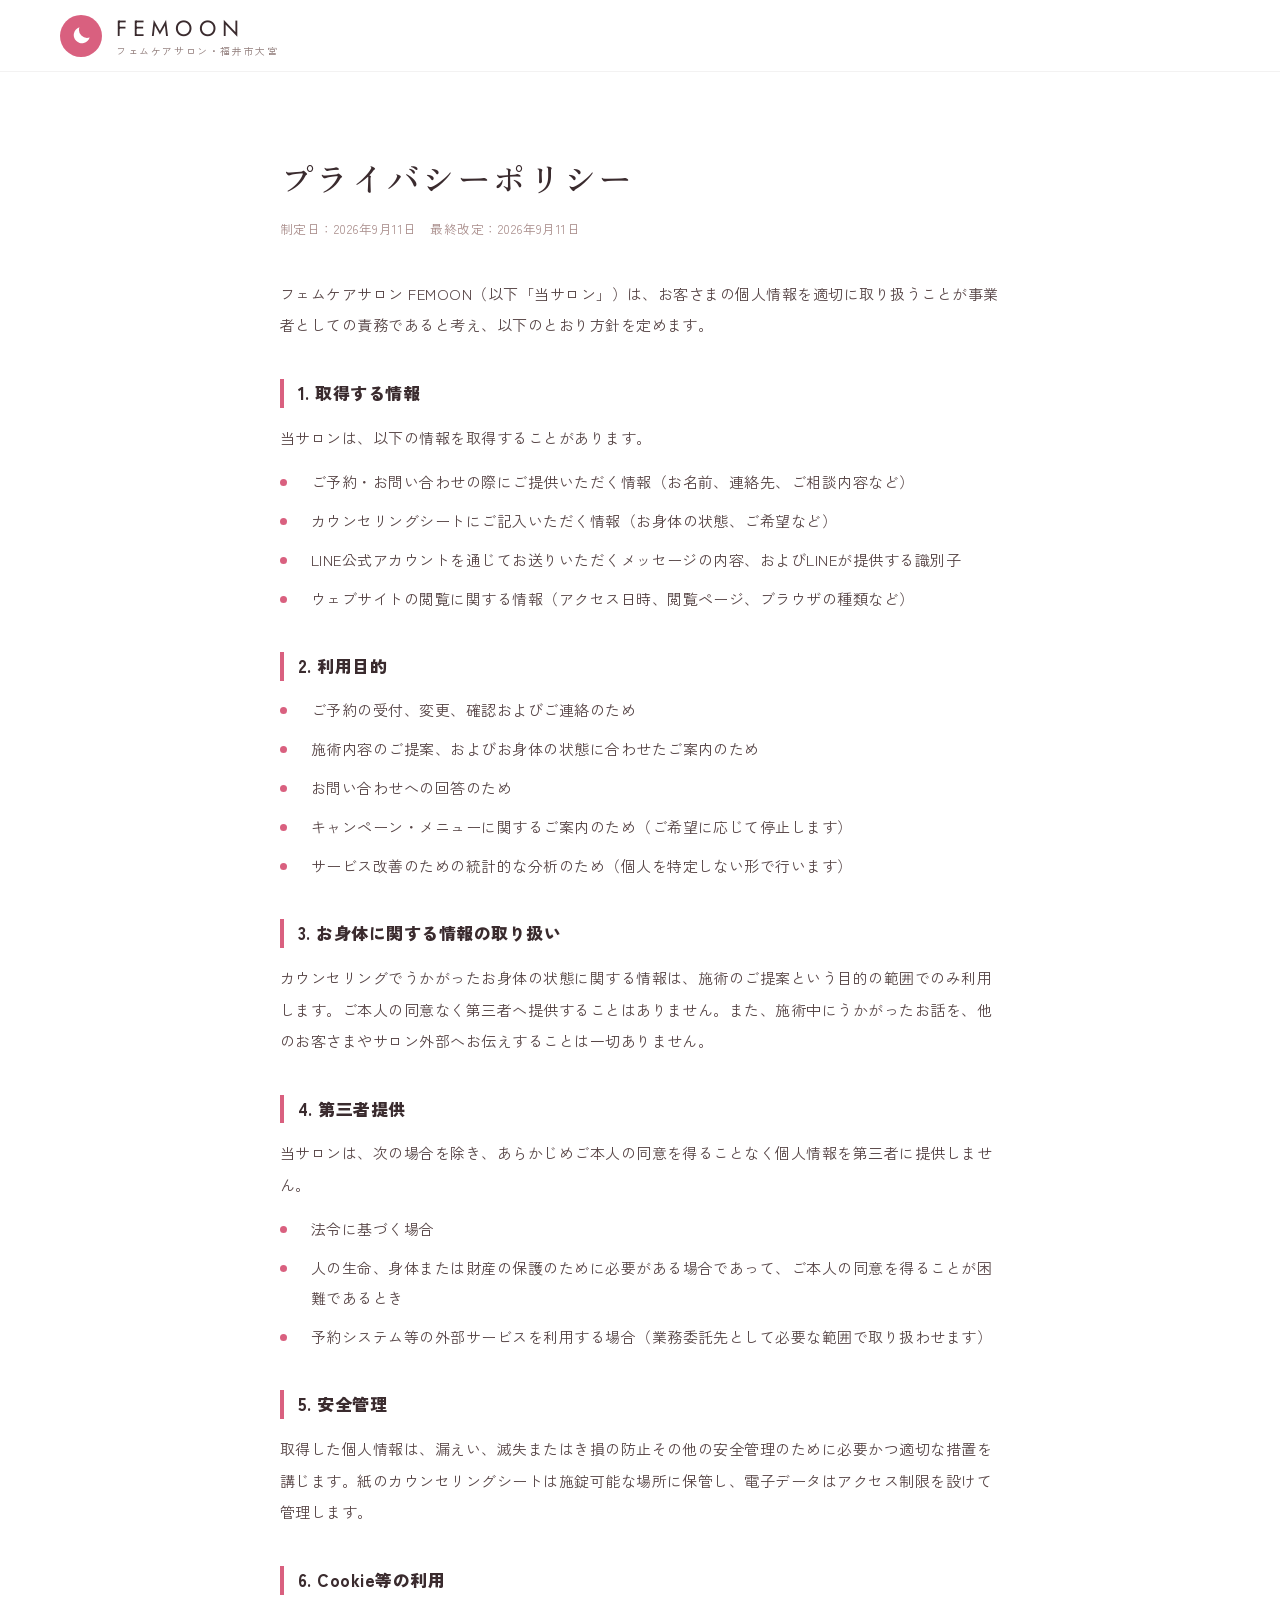
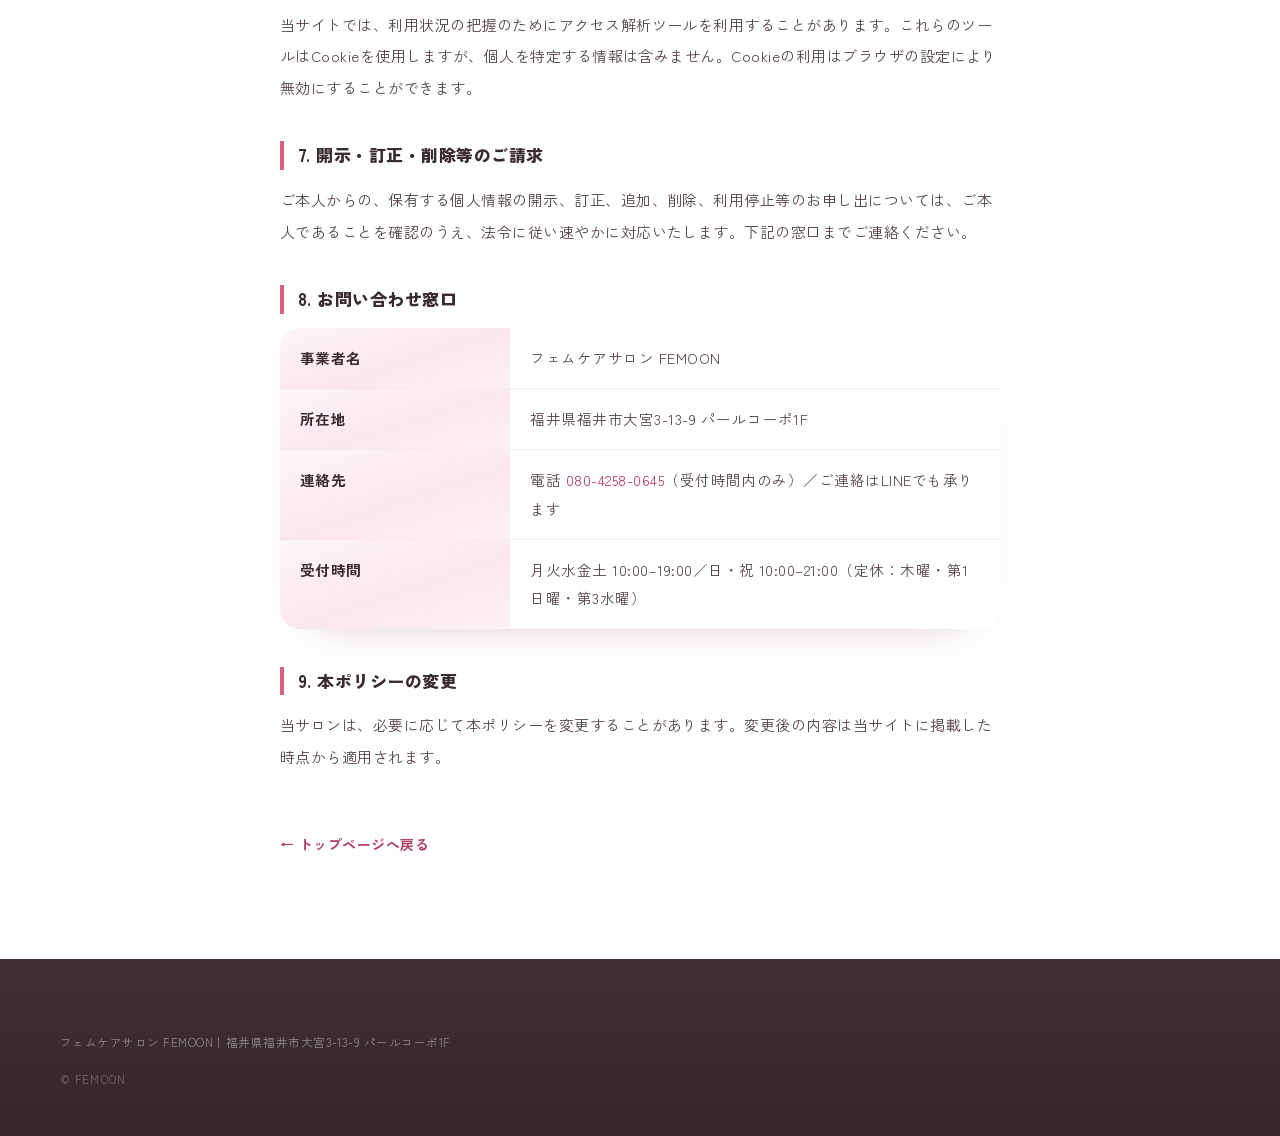
<file: privacy.html>
<!doctype html>
<html lang="ja">
<head>
<meta charset="utf-8">
<meta name="viewport" content="width=device-width, initial-scale=1">
<meta name="robots" content="noindex">
<link rel="preconnect" href="https://fonts.googleapis.com">
<link rel="preconnect" href="https://fonts.gstatic.com" crossorigin>
<link rel="stylesheet" href="https://fonts.googleapis.com/css2?family=Zen+Old+Mincho:wght@400;500;600&family=Zen+Kaku+Gothic+New:wght@400;500;700;900&family=Jost:wght@300;400;500;600&display=swap">
<link rel="stylesheet" href="assets/style.css">
<style>
.doc{max-width:840px;margin:0 auto;padding:clamp(40px,7vw,80px) var(--gut) clamp(60px,8vw,100px)}
.doc h1{font-family:var(--serif);font-size:clamp(24px,4vw,34px);line-height:1.6;letter-spacing:.04em;color:var(--ink);margin-bottom:10px}
.doc .upd{font-size:12.5px;color:var(--dim);margin-bottom:36px}
.doc h2{font-size:17px;font-weight:900;color:var(--ink);margin:38px 0 14px;padding-left:14px;border-left:4px solid var(--pink);line-height:1.7}
.doc p{font-size:15px;line-height:2.1;color:var(--text);margin-bottom:14px}
.doc ul{margin:0 0 14px;display:flex;flex-direction:column;gap:9px}
.doc ul li{display:grid;grid-template-columns:20px minmax(0,1fr);gap:11px;font-size:15px;line-height:2;color:var(--text)}
.doc ul li::before{content:"";width:7px;height:7px;border-radius:50%;background:var(--pink);margin-top:.78em}
.doc table{width:100%;border-collapse:collapse;background:#fff;border-radius:20px;overflow:hidden;box-shadow:var(--shadow-card);margin-bottom:16px}
.doc th,.doc td{text-align:left;padding:16px 20px;border-bottom:1px solid var(--line-soft);font-size:14.5px;line-height:1.95;vertical-align:top}
.doc th{width:32%;background:var(--tex-pink);color:var(--ink);font-weight:700;white-space:nowrap}
.doc tr:last-child th,.doc tr:last-child td{border-bottom:0}
@media(max-width:640px){.doc th,.doc td{display:block;width:auto}.doc th{white-space:normal;border-bottom:0}}
.back{display:inline-flex;align-items:center;gap:9px;font-size:14px;font-weight:700;color:var(--pink-deep);margin-top:44px}
</style>
<title>プライバシーポリシー｜フェムケアサロン FEMOON</title>
</head>
<body>
<header class="site-head"><div class="wrap">
  <a class="brand" href="index.html">
    <span class="brand-mark"><svg width="23" height="23" viewBox="0 0 24 24" fill="#fff"><path d="M20.5 14.2A8.5 8.5 0 0 1 9.8 3.5a8.5 8.5 0 1 0 10.7 10.7z"/></svg></span>
    <span class="brand-txt"><span class="brand-en">FEMOON</span><span class="brand-ja">フェムケアサロン・福井市大宮</span></span>
  </a>
</div></header>

<main class="doc">
  <h1>プライバシーポリシー</h1>
  <p class="upd">制定日：2026年9月11日　最終改定：2026年9月11日</p>

  <p>フェムケアサロン FEMOON（以下「当サロン」）は、お客さまの個人情報を適切に取り扱うことが事業者としての責務であると考え、以下のとおり方針を定めます。</p>

  <h2>1. 取得する情報</h2>
  <p>当サロンは、以下の情報を取得することがあります。</p>
  <ul>
    <li>ご予約・お問い合わせの際にご提供いただく情報（お名前、連絡先、ご相談内容など）</li>
    <li>カウンセリングシートにご記入いただく情報（お身体の状態、ご希望など）</li>
    <li>LINE公式アカウントを通じてお送りいただくメッセージの内容、およびLINEが提供する識別子</li>
    <li>ウェブサイトの閲覧に関する情報（アクセス日時、閲覧ページ、ブラウザの種類など）</li>
  </ul>

  <h2>2. 利用目的</h2>
  <ul>
    <li>ご予約の受付、変更、確認およびご連絡のため</li>
    <li>施術内容のご提案、およびお身体の状態に合わせたご案内のため</li>
    <li>お問い合わせへの回答のため</li>
    <li>キャンペーン・メニューに関するご案内のため（ご希望に応じて停止します）</li>
    <li>サービス改善のための統計的な分析のため（個人を特定しない形で行います）</li>
  </ul>

  <h2>3. お身体に関する情報の取り扱い</h2>
  <p>カウンセリングでうかがったお身体の状態に関する情報は、施術のご提案という目的の範囲でのみ利用します。ご本人の同意なく第三者へ提供することはありません。また、施術中にうかがったお話を、他のお客さまやサロン外部へお伝えすることは一切ありません。</p>

  <h2>4. 第三者提供</h2>
  <p>当サロンは、次の場合を除き、あらかじめご本人の同意を得ることなく個人情報を第三者に提供しません。</p>
  <ul>
    <li>法令に基づく場合</li>
    <li>人の生命、身体または財産の保護のために必要がある場合であって、ご本人の同意を得ることが困難であるとき</li>
    <li>予約システム等の外部サービスを利用する場合（業務委託先として必要な範囲で取り扱わせます）</li>
  </ul>

  <h2>5. 安全管理</h2>
  <p>取得した個人情報は、漏えい、滅失またはき損の防止その他の安全管理のために必要かつ適切な措置を講じます。紙のカウンセリングシートは施錠可能な場所に保管し、電子データはアクセス制限を設けて管理します。</p>

  <h2>6. Cookie等の利用</h2>
  <p>当サイトでは、利用状況の把握のためにアクセス解析ツールを利用することがあります。これらのツールはCookieを使用しますが、個人を特定する情報は含みません。Cookieの利用はブラウザの設定により無効にすることができます。</p>

  <h2>7. 開示・訂正・削除等のご請求</h2>
  <p>ご本人からの、保有する個人情報の開示、訂正、追加、削除、利用停止等のお申し出については、ご本人であることを確認のうえ、法令に従い速やかに対応いたします。下記の窓口までご連絡ください。</p>

  <h2>8. お問い合わせ窓口</h2>
  <table>
    <tr><th>事業者名</th><td>フェムケアサロン FEMOON</td></tr>
    <tr><th>所在地</th><td>福井県福井市大宮3-13-9 パールコーポ1F</td></tr>
    <tr><th>連絡先</th><td>電話 <a href="tel:08042580645">080-4258-0645</a>（受付時間内のみ）／ご連絡はLINEでも承ります</td></tr>
    <tr><th>受付時間</th><td>月火水金土 10:00–19:00／日・祝 10:00–21:00（定休：木曜・第1日曜・第3水曜）</td></tr>
  </table>

  <h2>9. 本ポリシーの変更</h2>
  <p>当サロンは、必要に応じて本ポリシーを変更することがあります。変更後の内容は当サイトに掲載した時点から適用されます。</p>

  <a class="back" href="index.html">← トップページへ戻る</a>
</main>

<footer class="foot"><div class="wrap">
  <p class="foot-legal">フェムケアサロン FEMOON｜福井県福井市大宮3-13-9 パールコーポ1F</p>
  <p class="foot-cr">© FEMOON</p>
</div></footer>
</body>
</html>
</file>
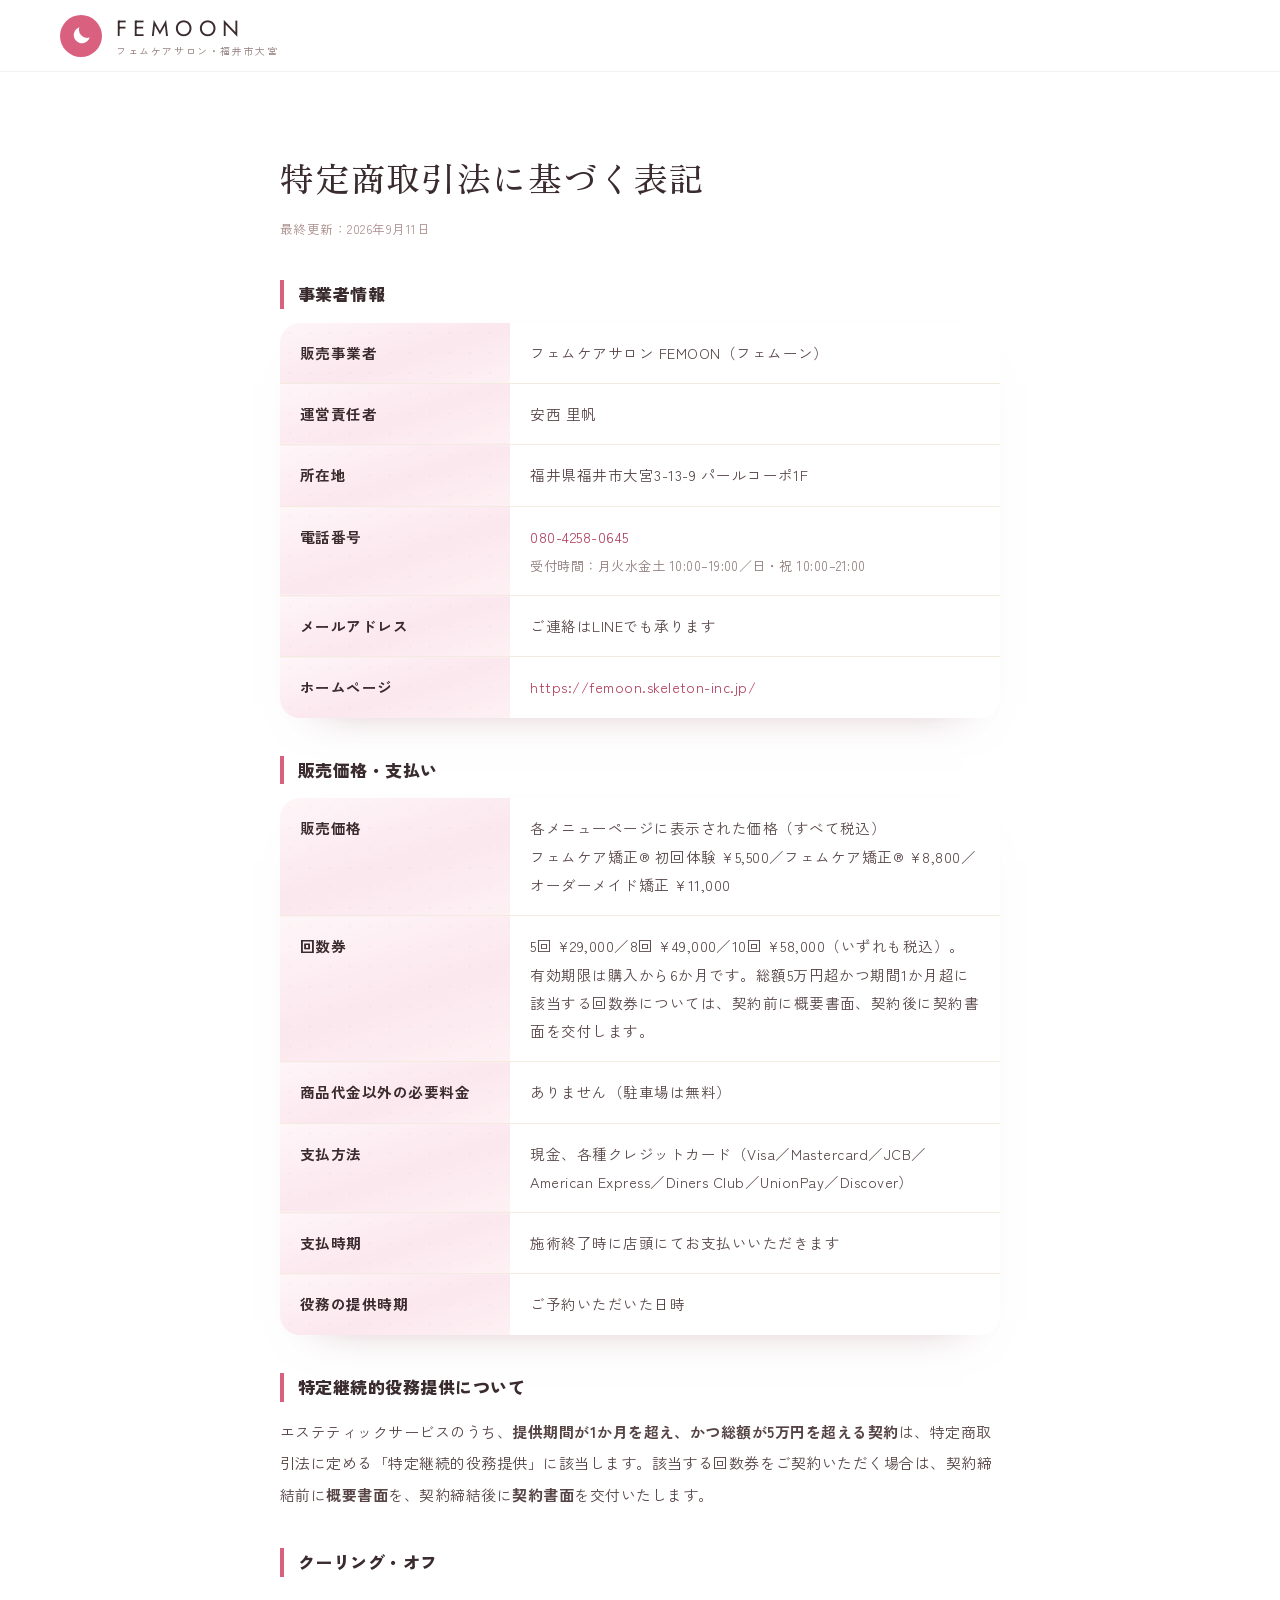
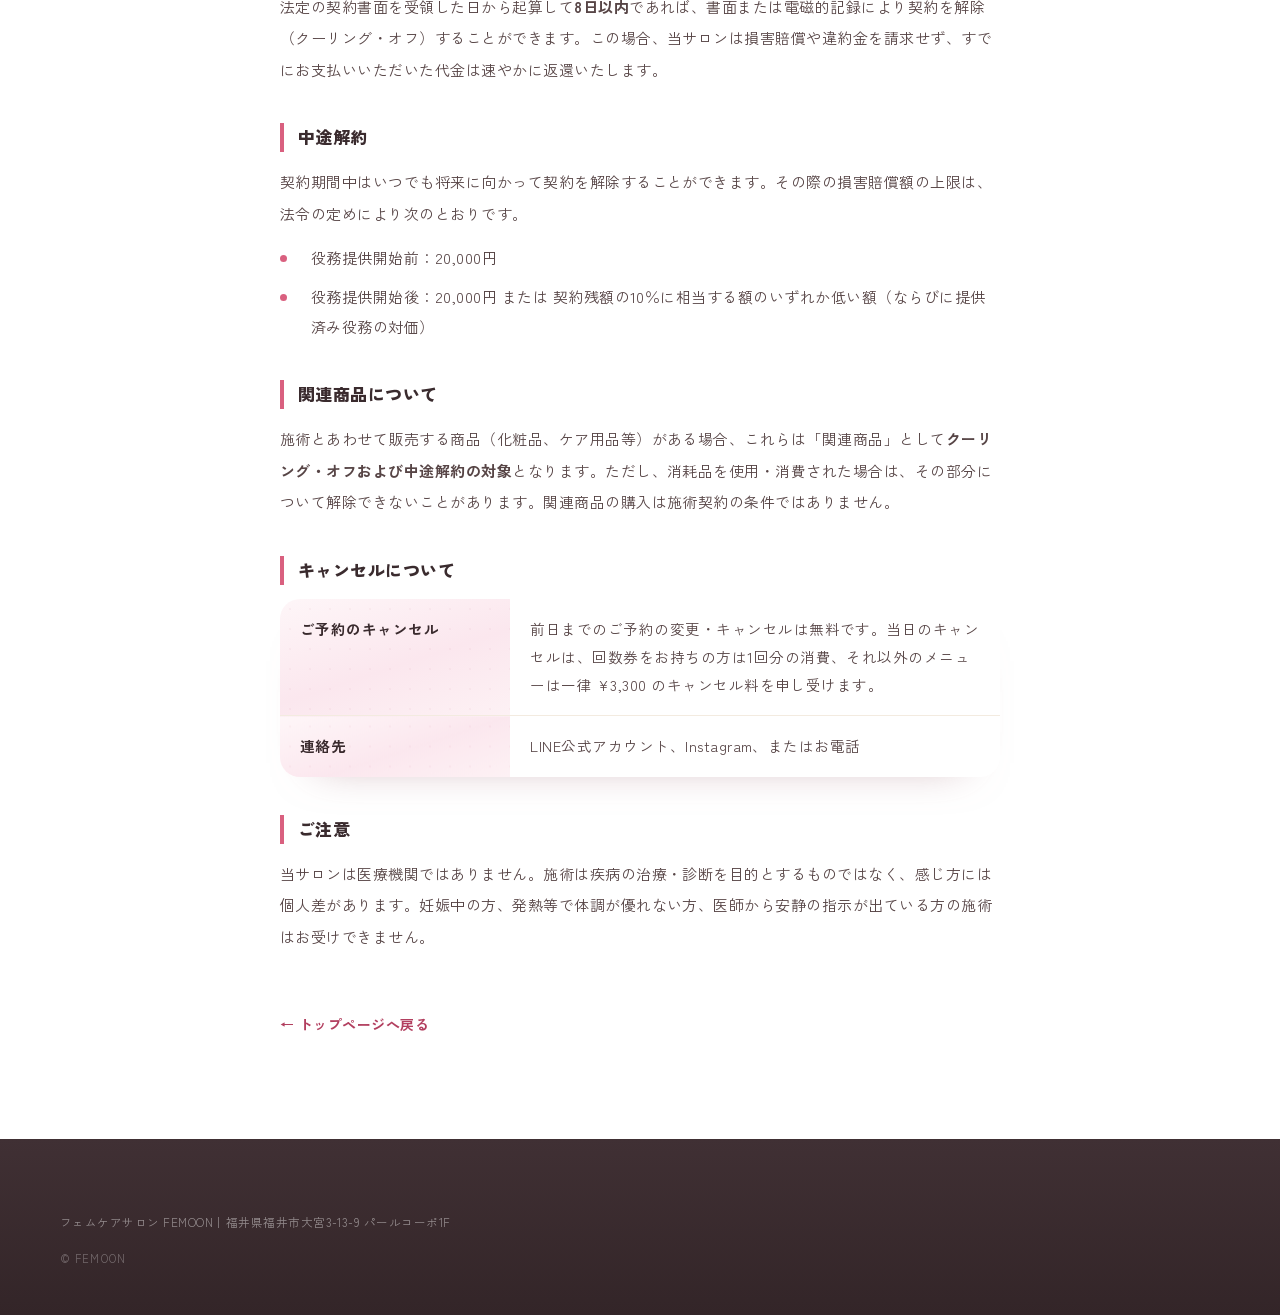
<file: tokushoho.html>
<!doctype html>
<html lang="ja">
<head>
<meta charset="utf-8">
<meta name="viewport" content="width=device-width, initial-scale=1">
<meta name="robots" content="noindex">
<link rel="preconnect" href="https://fonts.googleapis.com">
<link rel="preconnect" href="https://fonts.gstatic.com" crossorigin>
<link rel="stylesheet" href="https://fonts.googleapis.com/css2?family=Zen+Old+Mincho:wght@400;500;600&family=Zen+Kaku+Gothic+New:wght@400;500;700;900&family=Jost:wght@300;400;500;600&display=swap">
<link rel="stylesheet" href="assets/style.css">
<style>
.doc{max-width:840px;margin:0 auto;padding:clamp(40px,7vw,80px) var(--gut) clamp(60px,8vw,100px)}
.doc h1{font-family:var(--serif);font-size:clamp(24px,4vw,34px);line-height:1.6;letter-spacing:.04em;color:var(--ink);margin-bottom:10px}
.doc .upd{font-size:12.5px;color:var(--dim);margin-bottom:36px}
.doc h2{font-size:17px;font-weight:900;color:var(--ink);margin:38px 0 14px;padding-left:14px;border-left:4px solid var(--pink);line-height:1.7}
.doc p{font-size:15px;line-height:2.1;color:var(--text);margin-bottom:14px}
.doc ul{margin:0 0 14px;display:flex;flex-direction:column;gap:9px}
.doc ul li{display:grid;grid-template-columns:20px minmax(0,1fr);gap:11px;font-size:15px;line-height:2;color:var(--text)}
.doc ul li::before{content:"";width:7px;height:7px;border-radius:50%;background:var(--pink);margin-top:.78em}
.doc table{width:100%;border-collapse:collapse;background:#fff;border-radius:20px;overflow:hidden;box-shadow:var(--shadow-card);margin-bottom:16px}
.doc th,.doc td{text-align:left;padding:16px 20px;border-bottom:1px solid var(--line-soft);font-size:14.5px;line-height:1.95;vertical-align:top}
.doc th{width:32%;background:var(--tex-pink);color:var(--ink);font-weight:700;white-space:nowrap}
.doc tr:last-child th,.doc tr:last-child td{border-bottom:0}
@media(max-width:640px){.doc th,.doc td{display:block;width:auto}.doc th{white-space:normal;border-bottom:0}}
.back{display:inline-flex;align-items:center;gap:9px;font-size:14px;font-weight:700;color:var(--pink-deep);margin-top:44px}
</style>
<title>特定商取引法に基づく表記｜フェムケアサロン FEMOON</title>
</head>
<body>
<header class="site-head"><div class="wrap">
  <a class="brand" href="index.html">
    <span class="brand-mark"><svg width="23" height="23" viewBox="0 0 24 24" fill="#fff"><path d="M20.5 14.2A8.5 8.5 0 0 1 9.8 3.5a8.5 8.5 0 1 0 10.7 10.7z"/></svg></span>
    <span class="brand-txt"><span class="brand-en">FEMOON</span><span class="brand-ja">フェムケアサロン・福井市大宮</span></span>
  </a>
</div></header>

<main class="doc">
  <h1>特定商取引法に基づく表記</h1>
  <p class="upd">最終更新：2026年9月11日</p>

  <h2>事業者情報</h2>
  <table>
    <tr><th>販売事業者</th><td>フェムケアサロン FEMOON（フェムーン）</td></tr>
    <tr><th>運営責任者</th><td>安西 里帆</td></tr>
    <tr><th>所在地</th><td>福井県福井市大宮3-13-9 パールコーポ1F</td></tr>
    <tr><th>電話番号</th><td><a href="tel:08042580645">080-4258-0645</a><br><span style="font-size:13px;color:var(--faint)">受付時間：月火水金土 10:00–19:00／日・祝 10:00–21:00</span></td></tr>
    <tr><th>メールアドレス</th><td>ご連絡はLINEでも承ります</td></tr>
    <tr><th>ホームページ</th><td><a href="https://femoon.skeleton-inc.jp/">https://femoon.skeleton-inc.jp/</a></td></tr>
  </table>

  <h2>販売価格・支払い</h2>
  <table>
    <tr><th>販売価格</th><td>各メニューページに表示された価格（すべて税込）<br>フェムケア矯正® 初回体験 ¥5,500／フェムケア矯正® ¥8,800／オーダーメイド矯正 ¥11,000</td></tr>
    <tr><th>回数券</th><td>5回 ¥29,000／8回 ¥49,000／10回 ¥58,000（いずれも税込）。有効期限は購入から6か月です。総額5万円超かつ期間1か月超に該当する回数券については、契約前に概要書面、契約後に契約書面を交付します。</td></tr>
    <tr><th>商品代金以外の必要料金</th><td>ありません（駐車場は無料）</td></tr>
    <tr><th>支払方法</th><td>現金、各種クレジットカード（Visa／Mastercard／JCB／American Express／Diners Club／UnionPay／Discover）</td></tr>
    <tr><th>支払時期</th><td>施術終了時に店頭にてお支払いいただきます</td></tr>
    <tr><th>役務の提供時期</th><td>ご予約いただいた日時</td></tr>
  </table>

  <h2>特定継続的役務提供について</h2>
  <p>エステティックサービスのうち、<strong>提供期間が1か月を超え、かつ総額が5万円を超える契約</strong>は、特定商取引法に定める「特定継続的役務提供」に該当します。該当する回数券をご契約いただく場合は、契約締結前に<strong>概要書面</strong>を、契約締結後に<strong>契約書面</strong>を交付いたします。</p>

  <h2>クーリング・オフ</h2>
  <p>法定の契約書面を受領した日から起算して<strong>8日以内</strong>であれば、書面または電磁的記録により契約を解除（クーリング・オフ）することができます。この場合、当サロンは損害賠償や違約金を請求せず、すでにお支払いいただいた代金は速やかに返還いたします。</p>

  <h2>中途解約</h2>
  <p>契約期間中はいつでも将来に向かって契約を解除することができます。その際の損害賠償額の上限は、法令の定めにより次のとおりです。</p>
  <ul>
    <li>役務提供開始前：20,000円</li>
    <li>役務提供開始後：20,000円 または 契約残額の10％に相当する額のいずれか低い額（ならびに提供済み役務の対価）</li>
  </ul>

  <h2>関連商品について</h2>
  <p>施術とあわせて販売する商品（化粧品、ケア用品等）がある場合、これらは「関連商品」として<strong>クーリング・オフおよび中途解約の対象</strong>となります。ただし、消耗品を使用・消費された場合は、その部分について解除できないことがあります。関連商品の購入は施術契約の条件ではありません。</p>

  <h2>キャンセルについて</h2>
  <table>
    <tr><th>ご予約のキャンセル</th><td>前日までのご予約の変更・キャンセルは無料です。当日のキャンセルは、回数券をお持ちの方は1回分の消費、それ以外のメニューは一律 ¥3,300 のキャンセル料を申し受けます。</td></tr>
    <tr><th>連絡先</th><td>LINE公式アカウント、Instagram、またはお電話</td></tr>
  </table>

  <h2>ご注意</h2>
  <p>当サロンは医療機関ではありません。施術は疾病の治療・診断を目的とするものではなく、感じ方には個人差があります。妊娠中の方、発熱等で体調が優れない方、医師から安静の指示が出ている方の施術はお受けできません。</p>

  <a class="back" href="index.html">← トップページへ戻る</a>
</main>

<footer class="foot"><div class="wrap">
  <p class="foot-legal">フェムケアサロン FEMOON｜福井県福井市大宮3-13-9 パールコーポ1F</p>
  <p class="foot-cr">© FEMOON</p>
</div></footer>
</body>
</html>
</file>
<file: assets/style.css>
/* ============================================================
   FEMOON — フェムケアサロン フェムーン
   スケルトン株式会社 / 2026
   ============================================================ */

:root{
  --pink:#D9607F;
  --tp-a:#FEF6F8;
  --tp-b:#FBE7EE;
  --tp-c:#FDF1F4;
  --wave-beige:#FBF7F0;
  --wave-white:#FFFFFF;
  --why-a:#FAF5EC;
  --why-b:#F4EADB;
  --veil-rgb:253,250,246;
  --pink-rgb:217,96,127;
  --pink-deep-rgb:178,63,95;
  --pink-mid:#F7D3DD;
  --cta-a:#E4738E;
  --cta-b:#D9607F;
  --cta-c:#C04D6C;
  --pink-deep:#B23F5F;
  --pink-soft:#FBE9EE;
  --pink-pale:#FDF0F3;
  --beige:#F7F0E6;
  --beige-deep:#EFE3D2;
  --card:#F7EEDF;
  --card-2:#F1E5D2;
  --card-line:#E7D8C0;
  --marker:#FAD7E0;
  --ink:#3A2B2E;
  --text:#574546;
  --muted:#6F5C59;
  --faint:#8E7A78;
  --dim:#A98D8B;
  --line:#EADCCB;
  --line-soft:#F3EBE0;
  --line-pink:#F1C9D5;
  --line:#EADCCB;
  --white:#FFFFFF;
  --line-green:#06C755;

  --serif:"Zen Old Mincho","Hiragino Mincho ProN","Yu Mincho",serif;
  --sans:"Zen Kaku Gothic New","Hiragino Sans","Yu Gothic",system-ui,sans-serif;
  --latin:"Jost",system-ui,sans-serif;

  --shadow-card:0 24px 44px -38px rgba(160,110,120,.6);
  --shadow-pop:0 26px 48px -34px rgba(var(--pink-rgb),.5);
  --shadow-line:0 18px 32px -18px rgba(6,199,85,.95);

  --tex-beige:radial-gradient(rgba(58,43,46,.020) 1px, transparent 1.3px) 0 0 / 20px 20px,
              linear-gradient(176deg,#FFFFFF 0%,#FDFAF6 55%,#FCF8F3 100%);
  --tex-white:radial-gradient(rgba(58,43,46,.018) 1px, transparent 1.3px) 0 0 / 22px 22px,
              linear-gradient(180deg,#FFFFFF 0%,#FFFFFF 60%,#FEFDFB 100%);
  --tex-pink:radial-gradient(rgba(var(--pink-deep-rgb),.045) 1px, transparent 1.3px) 0 0 / 20px 20px,
             linear-gradient(162deg,var(--tp-a) 0%,var(--tp-b) 55%,var(--tp-c) 100%);

  --gut:clamp(20px,5vw,60px);
  --sec:clamp(56px,8vw,88px);
}

*,*::before,*::after{box-sizing:border-box}
html{scroll-behavior:smooth}
body{
  margin:0;background:#FFFFFF;color:var(--text);
  font-family:var(--sans);font-size:16px;line-height:2;letter-spacing:.03em;
  -webkit-font-smoothing:antialiased;text-rendering:optimizeLegibility;
  padding-bottom:0;
}
img{display:block;max-width:100%;height:auto}
p{margin:0}
h1,h2,h3,h4{margin:0;font-weight:500}
ul{margin:0;padding:0;list-style:none}
a{color:var(--pink-deep);text-decoration:none}
a:hover{color:#8E2C48}
button{font-family:inherit}
:focus-visible{outline:3px solid var(--pink);outline-offset:3px;border-radius:4px}
.sr{position:absolute;width:1px;height:1px;padding:0;margin:-1px;overflow:hidden;clip:rect(0 0 0 0);white-space:nowrap;border:0}

.wrap{max-width:1320px;margin:0 auto;padding:0 var(--gut)}
.sec{padding:var(--sec) 0;position:relative;overflow:hidden}
.sec--beige{background:var(--tex-beige);border-top:1px solid var(--beige-deep);border-bottom:1px solid var(--beige-deep)}
.sec--white{background:var(--tex-white)}
.sec--pink{background:var(--tex-pink)}

/* soft decorative blobs */
.blob{position:absolute;border-radius:50%;pointer-events:none;z-index:0}
.blob--pink{background:radial-gradient(circle at 50% 50%, rgba(253,240,243,.95) 0%, rgba(253,240,243,.55) 45%, rgba(253,240,243,0) 72%)}
.blob--beige{background:radial-gradient(circle at 50% 50%, rgba(241,230,213,.95) 0%, rgba(241,230,213,.55) 45%, rgba(241,230,213,0) 72%)}
.blob--rose{background:radial-gradient(circle at 50% 50%, rgba(251,227,233,.95) 0%, rgba(251,227,233,.55) 45%, rgba(251,227,233,0) 72%)}
.sec > .wrap{position:relative;z-index:1}

/* ---------- type ---------- */
.eyebrow{
  display:inline-block;background:var(--card);border:1px solid var(--card-line);color:var(--pink-deep);
  font-size:12px;font-weight:700;letter-spacing:.16em;padding:8px 22px;border-radius:999px;
}
.sec--white .eyebrow{background:var(--card);border-color:var(--card-line)}
.sec--pink .eyebrow{background:var(--pink);color:#fff}
.h2{
  font-family:var(--serif);font-size:clamp(23px,3.4vw,38px);line-height:1.65;
  letter-spacing:.03em;color:var(--ink);text-wrap:balance;
}
.h2 em{font-style:normal;color:var(--pink)}
.rule{display:block;width:56px;height:4px;border-radius:999px;background:var(--pink);margin:20px auto 0}
.lead{font-size:clamp(14px,1.6vw,15px);color:var(--faint);line-height:2;text-wrap:pretty}
.center{text-align:center;display:flex;flex-direction:column;align-items:center}
.mark{background:linear-gradient(transparent 62%, var(--marker) 62%)}
.num{font-family:var(--latin);font-weight:300;color:var(--pink);line-height:1}
.lbl{font-family:var(--latin);font-weight:500;letter-spacing:.2em}

/* ---------- buttons ---------- */
.btn-line{
  display:inline-flex;align-items:center;gap:14px;background:var(--line-green);color:#fff;
  padding:20px 34px;border-radius:999px;box-shadow:var(--shadow-line);
  transition:transform .18s ease, box-shadow .18s ease;
}
.btn-line:hover{color:#fff;transform:translateY(-2px);box-shadow:0 24px 40px -18px rgba(6,199,85,.95)}
.btn-line b{display:block;font-size:17px;font-weight:900;letter-spacing:.03em}
.btn-line span{display:block;font-size:11.5px;font-weight:400;opacity:.9;letter-spacing:.05em}
.btn-line svg{flex:none}

/* ---------- header ---------- */
.site-head{background:var(--white);position:sticky;top:0;z-index:50;box-shadow:0 1px 0 rgba(58,43,46,.06)}
.site-head .wrap{display:flex;align-items:center;justify-content:space-between;gap:24px;padding-top:14px;padding-bottom:14px}
.brand{display:flex;align-items:center;gap:14px}
.brand-mark{width:42px;height:42px;border-radius:50%;background:var(--pink);display:grid;place-items:center;flex:none}
.brand-txt{display:flex;flex-direction:column;line-height:1.35}
.brand-en{font-family:var(--latin);font-weight:400;font-size:22px;letter-spacing:.28em;color:var(--ink)}
.brand-ja{font-size:10px;letter-spacing:.16em;color:var(--faint)}
.nav{display:flex;align-items:center;gap:24px}
.nav a{font-size:13px;font-weight:500;letter-spacing:.08em;color:var(--ink)}
.nav .btn-line{padding:11px 22px;box-shadow:0 10px 20px -12px rgba(6,199,85,.9)}
.nav .btn-line b{font-size:13.5px;font-weight:700}
@media(max-width:900px){.nav a:not(.btn-line){display:none}}

/* ---------- hero ---------- */
.hero{position:relative;overflow:hidden;isolation:isolate;
  min-height:clamp(430px,58vh,560px);display:flex;align-items:center;
  padding:clamp(30px,4.5vw,52px) 0}
.hero-main{position:absolute;inset:0;width:100%;height:100%;object-fit:cover;object-position:47% 24%;z-index:0}
.hero-veil{position:absolute;inset:0;z-index:1;pointer-events:none;
  background:linear-gradient(92deg,
    rgba(253,250,246,.985) 0%,rgba(253,250,246,.96) 30%,
    rgba(253,250,246,.80) 45%,rgba(253,250,246,.34) 60%,rgba(253,250,246,0) 78%)}
.hero-in{position:relative;z-index:2;width:100%;max-width:1320px;margin:0 auto;padding:0 var(--gut)}
.hero-card{max-width:min(700px,70%)}
.badge{display:inline-flex;align-items:center;gap:10px;background:var(--pink);color:#fff;
  font-size:clamp(10.5px,1.3vw,12.5px);font-weight:700;letter-spacing:.08em;padding:8px 20px;border-radius:999px;
  box-shadow:0 12px 24px -16px rgba(var(--pink-rgb),.9);max-width:none;width:auto}
.badge i{width:6px;height:6px;border-radius:50%;background:#fff;display:block}
.hero h1{font-family:var(--serif);font-size:clamp(28px,4.1vw,45px);font-weight:600;
  line-height:1.4;letter-spacing:.055em;color:var(--ink);margin-top:20px}
.hero-rule{display:block;width:52px;height:2px;background:var(--pink);margin-top:20px}
.hero-sub{margin-top:18px;font-size:clamp(13.5px,1.6vw,15.5px);font-weight:500;line-height:2;color:var(--muted)}
.hero-cta{display:flex;align-items:center;gap:14px;margin-top:24px;flex-wrap:wrap;max-width:none}
.hero-cta .btn-line{padding:17px 28px}
.hero-cta .btn-line b{font-size:16px}
.btn-ghost-w{display:inline-flex;align-items:center;justify-content:center;
  border:1.5px solid var(--pink);color:var(--pink-deep);background:rgba(255,255,255,.8);
  padding:16px 26px;border-radius:999px;font-size:14.5px;font-weight:700;letter-spacing:.04em;
  transition:background .18s ease}
.btn-ghost-w:hover{background:var(--pink-soft);color:var(--pink-deep)}
@media(max-width:820px){
  .hero{display:block;min-height:0;padding:0;isolation:auto}
  .hero-main{position:relative;display:block;width:100%;height:clamp(210px,52vw,300px);
    object-fit:cover;object-position:58% 44%}
  .hero-veil{display:none}
  .hero-in{padding:clamp(26px,6vw,38px) var(--gut) clamp(30px,7vw,42px);background:var(--tex-beige)}
  .hero-in > *{max-width:100%}
  .hero-cta{flex-direction:column;align-items:stretch}
  .hero-cta .btn-line,.btn-ghost-w{width:100%;justify-content:center}
}

/* ---------- 変化の記録（ビフォーアフター） ---------- */
.records{display:grid;grid-template-columns:repeat(2,minmax(0,1fr));gap:24px;margin-top:44px;width:100%;text-align:left}
@media(max-width:820px){.records{grid-template-columns:1fr}}
.rec{margin:0;background:#fff;border:1px solid rgba(58,43,46,.09);border-radius:20px;overflow:hidden;
  display:flex;flex-direction:column}
.rec-img{background:#F3EBE0;display:flex;align-items:center;justify-content:center;padding:14px}
.rec-img img{width:100%;max-height:460px;object-fit:contain;border-radius:10px}
.rec figcaption{padding:22px 26px 26px}
.rec-tag{display:inline-block;font-size:12px;font-weight:700;letter-spacing:.06em;
  color:var(--pink-deep);background:var(--pink-soft);padding:6px 15px;border-radius:999px}
.rec-meta{margin:16px 0 0;display:flex;flex-direction:column;gap:0}
.rec-meta > div{display:grid;grid-template-columns:118px minmax(0,1fr);gap:14px;
  padding:11px 0;border-top:1px solid var(--line-soft)}
.rec-meta > div:first-child{border-top:0;padding-top:0}
.rec-meta dt{font-size:12.5px;font-weight:700;color:var(--faint);margin:0}
.rec-meta dd{margin:0;font-size:13.5px;line-height:1.8;color:var(--ink)}
.rec-note{margin-top:26px;padding:26px 30px;text-align:left;background:#fff;border-radius:4px}
.rec-note p{font-size:13.5px;line-height:2;color:var(--muted)}
.rec-note p b{display:block;font-size:14px;color:var(--ink);margin-bottom:8px}

/* ---------- ステートメント帯 ---------- */
/* ---------- はじめての方へ ---------- */
.wor{display:grid;grid-template-columns:minmax(0,.86fr) minmax(0,1fr);gap:clamp(26px,4vw,56px);
  align-items:center;margin-top:clamp(34px,4.4vw,52px)}
.wor-fig{position:relative;z-index:0}
.wor-fig img{width:100%;aspect-ratio:4/5;object-fit:cover;object-position:50% 46%;border-radius:2px;
  box-shadow:0 18px 44px -22px rgba(58,43,46,.34)}
.wor-fig::after{content:"";position:absolute;inset:14px -14px -14px 14px;border:1px solid var(--line-pink);
  border-radius:2px;z-index:-1}
.wor-cap{position:absolute;left:0;bottom:0;transform:translateY(50%);background:#fff;
  padding:10px 18px;font-size:12.5px;letter-spacing:.05em;color:var(--muted);
  box-shadow:0 8px 24px -14px rgba(58,43,46,.3)}
.wor-lead{font-family:var(--serif);font-size:clamp(18px,2.4vw,24px);letter-spacing:.05em;color:var(--ink);
  padding-bottom:18px}
.wor-list{list-style:none;margin:22px 0 0;padding:0;display:grid;grid-template-columns:1fr;gap:9px}
.wor-list li{position:relative;background:var(--card);border:1px solid var(--card-line);border-left:3px solid var(--pink);
  padding:14px 18px 14px 42px;font-size:clamp(13.5px,1.7vw,15px);line-height:1.75;color:var(--text);
  box-shadow:0 6px 18px -14px rgba(58,43,46,.32)}
.wor-list li::before{content:"";position:absolute;left:19px;top:calc(50% - 3px);width:6px;height:6px;
  border-radius:50%;background:var(--pink)}
.wor-note{margin-top:22px;font-size:13.5px;line-height:2.1;color:var(--muted)}

.assure{display:grid;grid-template-columns:repeat(3,minmax(0,1fr));gap:clamp(14px,2vw,22px);
  margin-top:clamp(38px,5vw,60px)}
.assure-c{background:linear-gradient(168deg,var(--card) 0%,var(--card-2) 100%);border:1px solid var(--card-line);
  padding:clamp(24px,3vw,32px);box-shadow:0 12px 32px -22px rgba(58,43,46,.34);position:relative}
.assure-i{width:34px;height:34px;border-radius:50%;background:var(--pink-soft);display:grid;place-items:center}
.assure-i svg{width:17px;height:17px}
.assure-c h3{margin-top:16px;font-size:16px;font-weight:900;color:var(--ink);letter-spacing:.03em}
.assure-c p{margin-top:11px;font-size:13.5px;line-height:2;color:var(--muted)}
@media(max-width:860px){
  .wor{grid-template-columns:1fr;gap:38px}
  .wor-fig img{aspect-ratio:16/11;object-position:50% 42%}
  .wor-fig::after{inset:10px -10px -10px 10px}
  .wor-cap{transform:translateY(50%);font-size:11.5px;padding:8px 14px}
  .assure{grid-template-columns:1fr}
}

/* ---------- worry circles ---------- */
.circles{display:grid;grid-template-columns:repeat(3,minmax(0,1fr));gap:clamp(14px,2.2vw,28px);margin-top:44px;width:100%}
.circle{
  background:linear-gradient(165deg,#fff 0%,#FDF9F4 100%);border:1px solid rgba(58,43,46,.04);
  border-radius:999px;aspect-ratio:1/1;display:flex;flex-direction:column;align-items:center;justify-content:center;
  text-align:center;padding:clamp(16px,3vw,40px);box-shadow:var(--shadow-card);
}
.circle i{width:clamp(40px,5vw,56px);height:clamp(40px,5vw,56px);border-radius:50%;background:var(--pink-soft);display:grid;place-items:center;margin-bottom:14px}
.circle p{font-size:clamp(12px,1.7vw,17px);font-weight:700;line-height:1.8;color:var(--ink)}
.circle--fill{background:var(--pink);border-color:transparent;box-shadow:var(--shadow-pop)}
.circle--fill i{background:rgba(255,255,255,.22)}
.circle--fill p{color:#fff}
@media(max-width:700px){.circles{grid-template-columns:repeat(2,minmax(0,1fr))}}

.note-bar{
  background:var(--white);border-radius:28px;padding:clamp(22px,3vw,36px) clamp(24px,4vw,48px);
  margin-top:36px;display:flex;align-items:center;gap:22px;box-shadow:var(--shadow-card);
}
.note-bar i{width:52px;height:52px;border-radius:50%;background:var(--pink);display:grid;place-items:center;flex:none}
.note-bar p{font-size:clamp(15px,2vw,19px);font-weight:700;line-height:1.9;color:var(--ink)}

/* ---------- stats ---------- */
.stats{display:grid;grid-template-columns:repeat(3,minmax(0,1fr));gap:24px;margin-top:44px;width:100%}
.stat{
  background:var(--white);border:1px solid #F1E4E8;border-radius:28px;
  padding:38px 26px 32px;display:flex;flex-direction:column;align-items:center;text-align:center;gap:18px;
  box-shadow:0 22px 44px -36px rgba(160,110,120,.55);position:relative;
}
.stat--key{background:var(--tex-pink);border:2px solid var(--pink-mid);box-shadow:var(--shadow-pop)}
.ribbon{
  position:absolute;top:-15px;left:50%;transform:translateX(-50%);white-space:nowrap;
  background:var(--pink);color:#fff;font-size:11.5px;font-weight:900;letter-spacing:.08em;
  padding:7px 20px;border-radius:999px;
}
.ring{position:relative;width:clamp(128px,15vw,158px);aspect-ratio:1;display:grid;place-items:center}
.ring svg{position:absolute;inset:0;width:100%;height:100%}
.ring-in{position:relative;display:flex;flex-direction:column;align-items:center;line-height:1.15}
.ring-in .big{font-family:var(--latin);font-weight:300;font-size:clamp(25px,3vw,33px);letter-spacing:-.015em;color:var(--pink)}
.ring-in .jp{font-size:clamp(16px,1.9vw,20px);font-weight:900;color:var(--pink);letter-spacing:0}
.ring-in small{font-size:10.5px;font-weight:700;color:var(--pink-deep);letter-spacing:0;margin-top:4px}
.stat h3{font-size:16px;font-weight:700;line-height:1.8;color:var(--ink)}
.stat p{font-size:12.5px;line-height:1.85;color:var(--dim)}
.stat--key p{color:var(--faint)}
@media(max-width:800px){.stats{grid-template-columns:1fr}.stat{display:grid;grid-template-columns:clamp(104px,28vw,132px) minmax(0,1fr);gap:10px 18px;align-items:center;text-align:left;padding:24px 22px}.stat .ring{grid-row:span 2;width:100%;flex:none}.stat h3{align-self:end}.stat p{align-self:start}.stat--key{margin-top:18px}}

.gap-box{background:linear-gradient(160deg,var(--why-a) 0%,var(--why-b) 100%);border-radius:32px;padding:clamp(26px,3.4vw,44px) clamp(24px,4vw,48px);margin-top:26px;width:100%}
.gap-grid{display:grid;grid-template-columns:300px minmax(0,1fr);gap:clamp(24px,3.6vw,44px);align-items:center}
@media(max-width:820px){.gap-grid{grid-template-columns:1fr}}
.bar-row{display:flex;flex-direction:column;gap:10px}
.bar-row .top{display:flex;align-items:baseline;justify-content:space-between;gap:16px}
.bar-row .top span{font-size:15px;font-weight:700;color:var(--ink)}
.bar-row .top b{font-family:var(--latin);font-weight:300;font-size:30px;line-height:1;color:var(--pink)}
.bar{height:16px;border-radius:999px;background:#fff;position:relative;overflow:hidden}
.bar i{position:absolute;inset:0 auto 0 0;border-radius:999px;background:var(--pink)}
.bar--mute i{background:#C9B4AE}
.bar-row--mute .top b{color:#C9B4AE}
.src{font-size:11.5px;line-height:1.9;color:var(--dim)}

/* ---------- self check ---------- */
.check-card{
  background:var(--white);border-radius:32px;padding:clamp(24px,3.4vw,44px) clamp(20px,4vw,52px) clamp(28px,4vw,48px);
  margin-top:36px;width:100%;box-shadow:0 30px 60px -40px rgba(160,110,120,.7);
}
.check-top{display:flex;align-items:center;gap:18px;padding-bottom:22px;border-bottom:2px solid var(--beige)}
.check-top .count{width:58px;height:58px;border-radius:50%;background:var(--pink-soft);display:grid;place-items:center;flex:none;font-family:var(--latin);font-weight:500;font-size:18px;color:var(--pink-deep)}
.check-top .bar{flex:1;height:10px}
.q{display:grid;grid-template-columns:44px minmax(0,1fr) auto;gap:20px;align-items:center;padding:18px 0;border-bottom:1px solid var(--beige)}
.q:last-of-type{border-bottom:0}
.q .n{width:40px;height:40px;border-radius:50%;background:var(--beige);color:#B39A96;display:grid;place-items:center;font-family:var(--latin);font-weight:500;font-size:16px;transition:.18s}
.q.answered .n{background:var(--pink-soft);color:var(--pink)}
.q .qt{font-size:clamp(14px,1.8vw,16.5px);font-weight:500;line-height:1.8;color:var(--ink)}
.q .opts{display:flex;gap:10px}
.opt{
  border:2px solid #EFE0E5;background:#fff;color:var(--faint);
  font-size:14px;font-weight:700;letter-spacing:.06em;padding:11px 26px;border-radius:999px;cursor:pointer;transition:.18s;
}
.opt:hover{border-color:var(--line-pink);color:var(--pink-deep)}
.opt[aria-pressed="true"]{background:var(--pink);border-color:var(--pink);color:#fff;box-shadow:0 12px 22px -14px rgba(var(--pink-rgb),.95)}
@media(max-width:720px){
  .q{grid-template-columns:40px minmax(0,1fr);gap:10px 12px}
  .q .opts{grid-column:1/-1;padding-left:52px}
  .opt{flex:1;padding:12px 0;text-align:center}
}
.idle{margin-top:24px;font-size:13.5px;color:#B39A96;letter-spacing:.05em;text-align:center}
.result{margin-top:30px;border-radius:28px;background:var(--tex-pink);border:2px solid var(--pink-mid);padding:clamp(24px,3.4vw,40px) clamp(22px,3.6vw,44px)}
.result[hidden]{display:none!important}
.result-top{display:flex;align-items:center;gap:22px;margin-bottom:20px}
.result-top .score{
  width:110px;height:110px;border-radius:50%;background:var(--pink);color:#fff;flex:none;
  display:flex;flex-direction:column;align-items:center;justify-content:center;box-shadow:0 20px 36px -22px rgba(var(--pink-rgb),.95);
}
.result-top .score b{font-family:var(--latin);font-weight:300;font-size:44px;line-height:1}
.result-top .score span{font-size:11px;letter-spacing:.06em;opacity:.9}
.result-top h3{font-family:var(--serif);font-size:clamp(18px,2.6vw,26px);line-height:1.7;color:var(--ink)}
.result p.body{font-size:15.5px;line-height:2.1;color:var(--text);margin-bottom:26px}
.result .btn-line{width:100%;justify-content:center}
@media(max-width:600px){.result-top{flex-direction:column;text-align:center;gap:14px}}

/* ---------- layers ---------- */
.cards-3{display:grid;grid-template-columns:repeat(3,minmax(0,1fr));gap:24px;margin-top:44px;width:100%}
@media(max-width:900px){.cards-3{grid-template-columns:1fr}}
.card{
  background:linear-gradient(170deg,#fff 0%,#FDFBF8 100%);border:1px solid rgba(58,43,46,.045);
  border-radius:32px;padding:clamp(26px,3vw,36px) clamp(24px,3vw,32px);display:flex;flex-direction:column;gap:18px;
  box-shadow:var(--shadow-card);
}
.card-head{display:flex;align-items:center;gap:14px}
.layer-no{
  width:56px;height:56px;border-radius:50%;flex:none;display:flex;flex-direction:column;
  align-items:center;justify-content:center;line-height:1.15;
  background:#fff;border:3px solid var(--line-pink);color:var(--pink);
}
.layer-no.fill{background:var(--pink);border-color:transparent;color:#fff}
.layer-no small{font-size:9px;letter-spacing:.12em;opacity:.85}
.layer-no b{font-family:var(--latin);font-weight:400;font-size:22px}
.card h3{font-size:19px;font-weight:900;color:var(--ink);letter-spacing:.02em}
.card > p{font-size:14.5px;line-height:2;color:var(--text)}
.mini{display:flex;flex-direction:column;gap:9px;border-top:1px solid var(--line-soft);padding-top:16px}
.mini li{display:grid;grid-template-columns:20px minmax(0,1fr);gap:11px;font-size:13.5px;line-height:1.85;color:var(--muted)}
.mini li i{width:17px;height:17px;border-radius:50%;background:var(--pink-soft);display:grid;place-items:center;margin-top:5px}

/* ---------- do / dont ---------- */
.cards-2{display:grid;grid-template-columns:repeat(2,minmax(0,1fr));gap:26px;margin-top:44px;width:100%}
@media(max-width:900px){.cards-2{grid-template-columns:1fr}}
.panel{
  background:linear-gradient(170deg,#fff 0%,#FDFBF8 100%);border:1px solid rgba(58,43,46,.045);
  border-radius:32px;padding:clamp(26px,3vw,40px) clamp(24px,3vw,42px) clamp(28px,3vw,44px);box-shadow:var(--shadow-card);
}
.panel-head{display:flex;align-items:center;gap:16px;padding-bottom:20px;border-bottom:2px solid var(--pink-soft)}
.panel--no .panel-head{border-bottom-color:var(--beige-deep)}
.panel-head i{width:52px;height:52px;border-radius:50%;background:var(--pink);display:grid;place-items:center;flex:none}
.panel--no .panel-head i{background:#C9B4AE}
.panel-head h3{font-size:22px;font-weight:900;color:var(--ink);letter-spacing:.03em}
.checks{display:flex;flex-direction:column;gap:15px;margin-top:22px}
.checks li{display:grid;grid-template-columns:26px minmax(0,1fr);gap:13px;font-size:15.5px;font-weight:500;line-height:1.95;color:var(--ink)}
.checks li i{width:22px;height:22px;border-radius:50%;background:var(--pink-soft);display:grid;place-items:center;margin-top:6px}
.panel--no .checks li{color:var(--muted)}
.panel--no .checks li i{background:var(--beige-deep)}
.checks small{display:block;font-size:13.5px;color:var(--faint)}
.panel img{border-radius:20px;margin-top:24px;width:100%;object-fit:cover}
.inset{background:var(--tex-pink);border-radius:20px;padding:24px 26px;margin-top:22px}
.inset b{display:block;font-size:15px;font-weight:700;color:var(--pink-deep);margin-bottom:9px}
.inset p{font-size:14px;line-height:1.95;color:var(--text)}

/* ---------- steps ---------- */
.steps{display:grid;grid-template-columns:repeat(4,minmax(0,1fr));gap:22px;margin-top:44px;width:100%}
@media(max-width:900px){.steps{grid-template-columns:repeat(2,minmax(0,1fr))}}
@media(max-width:520px){.steps{grid-template-columns:1fr}}
.step{background:linear-gradient(160deg,var(--card) 0%,var(--card-2) 100%);border:1px solid var(--card-line);border-radius:28px;padding:34px 26px 32px;display:flex;flex-direction:column;align-items:center;text-align:center;gap:15px}
.step .no{width:76px;height:76px;border-radius:50%;background:#fff;border:3px solid var(--line-pink);color:var(--pink);display:flex;flex-direction:column;align-items:center;justify-content:center;line-height:1.2}
.step:first-child .no{background:var(--pink);border-color:transparent;color:#fff;box-shadow:0 16px 30px -18px rgba(var(--pink-rgb),.95)}
.step .no small{font-size:9.5px;letter-spacing:.14em;opacity:.85}
.step .no b{font-family:var(--latin);font-weight:400;font-size:27px}
.step h4{font-size:17px;font-weight:900;color:var(--ink)}
.step p{font-size:13.5px;line-height:1.95;color:var(--muted)}

/* ---------- therapist ---------- */
.bio{background:var(--white);border-radius:36px;padding:clamp(26px,3.6vw,52px) clamp(24px,4vw,56px);box-shadow:0 30px 56px -42px rgba(160,110,120,.6)}
.bio-grid{display:grid;grid-template-columns:300px minmax(0,1fr);gap:clamp(26px,4vw,52px);align-items:center}
@media(max-width:820px){.bio-grid{grid-template-columns:1fr;justify-items:center;text-align:left}}
.portrait{position:relative;width:300px;max-width:100%}
.portrait::before{content:"";position:absolute;inset:-14px;border-radius:50%;border:2px dashed var(--line-pink)}
.portrait img{width:100%;aspect-ratio:1;object-fit:cover;object-position:center 22%;border-radius:50%;position:relative}
.portrait .seal{position:absolute;bottom:-6px;right:-6px;width:96px;height:96px;border-radius:50%;background:var(--pink);color:#fff;display:flex;flex-direction:column;align-items:center;justify-content:center;text-align:center;line-height:1.4;box-shadow:0 16px 30px -18px rgba(var(--pink-rgb),.95)}
.portrait .seal small{font-size:10px}
.portrait .seal b{font-size:13px;font-weight:900}
.bio h2{font-family:var(--serif);font-size:clamp(26px,3.4vw,34px);letter-spacing:.08em;color:var(--ink)}
.bio-name{display:flex;align-items:baseline;gap:16px;margin-top:16px;flex-wrap:wrap}
.bio-name span{font-size:12.5px;letter-spacing:.14em;color:var(--faint)}
.bio-body{display:flex;flex-direction:column;gap:16px;margin-top:20px}
.bio-body p{font-size:clamp(14.5px,1.8vw,16px);line-height:2.15;color:var(--text)}
.cert{margin-top:24px;background:var(--tex-pink);border-radius:22px;padding:22px 26px;display:flex;align-items:center;gap:18px}
.cert i{width:46px;height:46px;border-radius:50%;background:var(--pink);display:grid;place-items:center;flex:none}
.cert p{font-size:14.5px;line-height:1.85;color:var(--ink);font-weight:500}
.cert p small{display:block;font-size:12.5px;font-weight:400;color:var(--faint)}

/* ---------- price ---------- */
.price-hero{position:relative;background:var(--tex-pink);border:3px solid var(--pink);border-radius:32px;padding:clamp(30px,3.6vw,44px) clamp(24px,4vw,48px);margin-top:44px;width:100%}
.price-hero .ribbon{left:clamp(24px,4vw,48px);transform:none}
.price-hero-in{display:grid;grid-template-columns:minmax(0,1fr) auto;gap:18px 40px;align-items:center}
@media(max-width:760px){.price-hero-in{grid-template-columns:1fr}}
.price-hero h3{font-size:clamp(20px,2.8vw,26px);font-weight:900;color:var(--ink);letter-spacing:.02em}
.price-hero p{font-size:15px;line-height:1.95;color:var(--muted);margin-top:8px}
.price-tag{display:flex;align-items:baseline;gap:16px}
.price-tag del{font-size:19px;color:var(--dim)}
.price-tag b{font-family:var(--latin);font-weight:300;font-size:clamp(42px,6vw,62px);line-height:1;color:var(--pink)}
.price-grid{display:grid;grid-template-columns:repeat(2,minmax(0,1fr));gap:20px;margin-top:24px;width:100%}
@media(max-width:760px){.price-grid{grid-template-columns:1fr}}
.price-row{background:linear-gradient(160deg,var(--card) 0%,var(--card-2) 100%);border:1px solid var(--card-line);border-radius:26px;padding:28px 32px;display:grid;grid-template-columns:minmax(0,1fr) auto;gap:8px 24px;align-items:baseline}
.price-row .nm{font-size:17px;font-weight:700;color:var(--ink)}
.price-row .val{font-family:var(--latin);font-weight:300;font-size:30px;color:var(--pink-deep);white-space:nowrap}
.price-row .dsc{grid-column:1/-1;font-size:13.5px;line-height:1.9;color:var(--muted)}
.tbd{color:#6E7C63;border-bottom:2px dashed #8E9A83;font-size:15px;white-space:nowrap}

/* ---------- voices ---------- */
.rating{display:inline-flex;align-items:center;gap:14px;margin-top:18px;background:var(--white);border-radius:999px;padding:10px 26px}
.rating .st{display:flex;gap:3px}
.rating span{font-size:14px;font-weight:700;color:var(--ink)}
.rating span em{font-style:normal;font-weight:400;color:var(--faint)}
.voices{display:grid;grid-template-columns:repeat(3,minmax(0,1fr));gap:24px;margin-top:40px;width:100%}
@media(max-width:900px){.voices{grid-template-columns:1fr}}
.voice{background:linear-gradient(170deg,var(--card) 0%,var(--card-2) 100%);border:1px solid var(--card-line);border-radius:28px;padding:32px 30px;display:flex;flex-direction:column;gap:18px;box-shadow:var(--shadow-card)}
.voice .av{width:48px;height:48px;border-radius:50%;background:var(--pink-soft);display:grid;place-items:center;font-family:var(--latin);font-weight:400;font-size:22px;color:var(--pink)}
.voice p{font-size:15px;line-height:2.05;color:var(--ink)}
.voice .who{font-size:12.5px;color:var(--dim);margin-top:auto}

/* ---------- gallery ---------- */
.gal{display:grid;grid-template-columns:repeat(4,minmax(0,1fr));gap:20px;margin-top:44px;width:100%}
.gal figure{margin:0;display:flex;flex-direction:column;gap:12px}
.gal .big{grid-column:span 2;grid-row:span 2}
.gal .big img{aspect-ratio:16/12}
.gal img{width:100%;aspect-ratio:16/10;object-fit:cover;border-radius:24px}
.gal .big img{border-radius:28px}
.gal figcaption{display:flex;align-items:flex-start;gap:11px}
.gal figcaption i{width:28px;height:28px;border-radius:50%;background:var(--pink-soft);display:grid;place-items:center;flex:none;font-family:var(--latin);font-weight:500;font-size:12px;color:var(--pink)}
.gal figcaption p{font-size:12.5px;line-height:1.85;color:var(--muted)}
.gal .big figcaption i{width:34px;height:34px;font-size:14px}
.gal .big figcaption p{font-size:14px;line-height:1.9;color:var(--text)}
@media(max-width:900px){.gal{grid-template-columns:repeat(2,minmax(0,1fr))}.gal .big{grid-column:span 2;grid-row:auto}}
.why{display:grid;grid-template-columns:280px minmax(0,1fr);gap:clamp(22px,3vw,36px);margin-top:28px;width:100%;background:linear-gradient(160deg,var(--why-a) 0%,var(--why-b) 100%);border-radius:32px;padding:clamp(24px,3vw,36px) clamp(24px,3.4vw,40px);align-items:center}
@media(max-width:820px){.why{grid-template-columns:1fr}}
.why img{width:100%;aspect-ratio:1;object-fit:cover;border-radius:26px}
.why h3{font-family:var(--serif);font-size:clamp(20px,2.6vw,26px);line-height:1.7;color:var(--ink)}
.why p{font-size:15px;line-height:2.1;color:var(--text);margin-top:18px}
.why-3{display:grid;grid-template-columns:repeat(3,minmax(0,1fr));gap:14px;margin-top:20px}
@media(max-width:560px){.why-3{grid-template-columns:1fr}}
.why-3 div{background:#fff;border-radius:20px;padding:16px 18px;display:flex;align-items:center;gap:12px}
.why-3 i{width:36px;height:36px;border-radius:50%;background:var(--pink-soft);display:grid;place-items:center;flex:none}
.why-3 span{font-size:13px;font-weight:700;color:var(--ink)}

/* ---------- faq ---------- */
.faq{display:grid;grid-template-columns:repeat(2,minmax(0,1fr));gap:20px;margin-top:40px;width:100%}
@media(max-width:900px){.faq{grid-template-columns:1fr}}
.faq details{background:linear-gradient(160deg,var(--card) 0%,var(--card-2) 100%);border:1px solid var(--card-line);border-radius:26px;padding:26px 30px}
.faq details[open]{background:var(--tex-pink)}
.faq summary{display:flex;align-items:center;gap:14px;cursor:pointer;list-style:none}
.faq summary::-webkit-details-marker{display:none}
.faq summary i{width:38px;height:38px;border-radius:50%;background:var(--pink);color:#fff;display:grid;place-items:center;flex:none;font-family:var(--latin);font-weight:500;font-size:18px}
.faq summary h4{font-size:16.5px;font-weight:900;color:var(--ink);line-height:1.7}
.faq .a{font-size:14.5px;line-height:2;color:var(--muted);margin-top:14px;padding-left:52px}
@media(max-width:520px){.faq .a{padding-left:0}}

/* ---------- access ---------- */
.access{background:var(--white);border-radius:36px;padding:clamp(24px,3.4vw,44px) clamp(22px,3.6vw,48px);margin-top:44px;width:100%;box-shadow:0 30px 56px -44px rgba(160,110,120,.6)}
.access-photos{display:grid;grid-template-columns:1fr 1fr;gap:22px}
@media(max-width:700px){.access-photos{grid-template-columns:1fr}}
.access-photos > div{position:relative;border-radius:24px;overflow:hidden}
.access-photos img{width:100%;aspect-ratio:16/10;object-fit:cover}
.access-photos .pin{position:absolute;left:18px;bottom:18px;background:var(--pink);color:#fff;font-size:13px;font-weight:700;padding:9px 20px;border-radius:999px}
.access-3{display:grid;grid-template-columns:repeat(3,minmax(0,1fr));gap:20px;margin-top:26px}
@media(max-width:820px){.access-3{grid-template-columns:1fr}}
.access-3 > div{background:var(--tex-pink);border-radius:22px;padding:24px 26px;display:flex;flex-direction:column;gap:11px}
.access-3 .hd{display:flex;align-items:center;gap:12px}
.access-3 .hd i{width:38px;height:38px;border-radius:50%;background:var(--pink);display:grid;place-items:center;flex:none}
.access-3 .hd span{font-size:12.5px;font-weight:700;letter-spacing:.08em;color:var(--pink-deep)}
.access-3 p{font-size:14.5px;line-height:1.95;color:var(--ink)}
.access-3 p.sm{font-size:13px;color:var(--muted)}
.landmark{display:grid;grid-template-columns:76px minmax(0,1fr);gap:14px;align-items:center;margin-top:6px;padding-top:14px;border-top:1px solid rgba(var(--pink-deep-rgb),.12)}
.landmark img{width:76px;aspect-ratio:3/4;object-fit:cover;border-radius:14px}
.landmark p{margin:0}
.map{margin-top:22px;height:220px;background:linear-gradient(160deg,var(--why-a) 0%,var(--why-b) 100%);border-radius:22px;display:flex;flex-direction:column;align-items:center;justify-content:center;gap:10px}
.map i{width:44px;height:44px;border-radius:50%;background:var(--beige-deep);display:grid;place-items:center}
.map span{font-size:13px;letter-spacing:.06em;color:#A08C87}

/* ---------- final cta ---------- */
.cta{background:linear-gradient(138deg,var(--cta-a) 0%,var(--cta-b) 42%,var(--cta-c) 100%);padding:clamp(56px,8vw,96px) 0;position:relative;overflow:hidden;text-align:center}
.cta .blob{background:radial-gradient(circle at 50% 50%, rgba(255,255,255,.18) 0%, rgba(255,255,255,.06) 50%, rgba(255,255,255,0) 74%)}
.cta .wrap{display:flex;flex-direction:column;align-items:center}
.cta .halo{width:74px;height:74px;border-radius:50%;background:rgba(255,255,255,.2);display:grid;place-items:center}
.cta h2{font-family:var(--serif);font-size:clamp(24px,4.6vw,44px);line-height:1.65;letter-spacing:.04em;color:#fff;margin-top:24px;text-wrap:balance}
.cta > .wrap > p{font-size:clamp(14px,1.9vw,17px);line-height:2.15;color:rgba(255,255,255,.9);max-width:560px;margin-top:20px}
.cta .btn-line{background:#fff;color:var(--ink);margin-top:32px;box-shadow:0 26px 44px -22px rgba(0,0,0,.4)}
.cta .btn-line:hover{color:var(--ink)}
.cta .btn-line .g{width:44px;height:44px;border-radius:50%;background:var(--line-green);display:grid;place-items:center;flex:none}
.cta .btn-line b{font-size:19px}
.cta .btn-line span{color:var(--faint)}
.cta .acct{margin-top:18px;font-size:12.5px;color:rgba(255,255,255,.6)}
.cta .acct .tbd{color:rgba(255,255,255,.85);border-bottom-color:rgba(255,255,255,.6)}

/* ---------- footer ---------- */
.foot{background:linear-gradient(180deg,#403034 0%,#332528 100%);padding:clamp(36px,5vw,52px) 0 clamp(30px,4vw,46px);color:rgba(255,255,255,.62)}
.foot-top{display:flex;align-items:flex-start;justify-content:space-between;gap:40px;padding-bottom:26px;border-bottom:1px solid rgba(255,255,255,.14);flex-wrap:wrap}
.foot .brand-mark{background:var(--pink)}
.foot .brand-en{color:#fff;font-size:23px}
.foot-addr{font-size:12.5px;line-height:1.9}
.foot-nav{display:flex;gap:26px;flex-wrap:wrap}
.foot-nav a{font-size:13px;color:rgba(255,255,255,.7)}
.foot-nav a:hover{color:#fff}
.foot-legal{margin-top:20px;font-size:11.5px;line-height:1.95;color:rgba(255,255,255,.45);max-width:920px}
.foot-cr{margin-top:14px;font-size:11px;letter-spacing:.1em;color:rgba(255,255,255,.3)}

/* ---------- sticky mobile bar ---------- */
.sticky{position:fixed;left:0;right:0;bottom:0;z-index:60;background:#fff;padding:10px 14px;display:none;gap:10px;align-items:center;box-shadow:0 -10px 24px -18px rgba(0,0,0,.4)}
.sticky .btn-line{flex:1;justify-content:center;padding:15px 10px;box-shadow:none}
.sticky .btn-line b{font-size:13.5px}
.sticky .alt{background:var(--pink-soft);color:var(--pink-deep);padding:14px 16px;border-radius:999px;font-size:13px;font-weight:700;white-space:nowrap}
@media(max-width:820px){.sticky{display:flex}body{padding-bottom:78px}}

@media(prefers-reduced-motion:reduce){*{animation:none!important;transition:none!important}html{scroll-behavior:auto}}

/* ---------- small-screen header & misc ---------- */
.btn-line b,.btn-line span,.nav a{white-space:nowrap}
@media(max-width:600px){
  .site-head .wrap{padding-top:11px;padding-bottom:11px;gap:12px}
  .brand-ja{display:none}
  .brand-en{font-size:19px;letter-spacing:.22em}
  .brand-mark{width:36px;height:36px}
  .nav .btn-line{padding:10px 18px}
  .nav .btn-line b{font-size:12.5px}
  .hero-cta{gap:14px}
  .price-chip{width:84px;height:84px}
  .price-chip b{font-size:18px}
}
@media(max-width:400px){
  .nav .btn-line svg{display:none}
}

/* ============================================================
   あしらい（装飾）
   ・罫＋菱形     … セクション見出しの下
   ・スラッシュ枠 … 見出しを \ ... / で挟む
   ・四隅かぎ括弧 … linear-gradient 4枚で角だけ線を出す
   ・波形の区切り … インラインSVGでセクションを繋ぐ
   ============================================================ */

/* 罫＋菱形 */
.rule{position:relative;width:118px;height:10px;background:none;border-radius:0;margin:22px auto 0}
.rule::before{content:"";position:absolute;inset:auto 0 auto 0;top:4.5px;height:1px;
  background:linear-gradient(90deg,transparent 0%,var(--line-pink) 18%,var(--line-pink) 82%,transparent 100%)}
.rule::after{content:"";position:absolute;left:50%;top:1px;width:8px;height:8px;margin-left:-4px;
  background:var(--pink);transform:rotate(45deg)}

/* スラッシュで挟む */
.slash{display:inline-flex;align-items:center;justify-content:center;gap:clamp(14px,2.4vw,26px)}
.slash::before,.slash::after{content:"";width:2px;height:clamp(30px,4vw,46px);background:var(--line-pink);border-radius:2px}
.slash::before{transform:rotate(-22deg)}
.slash::after{transform:rotate(22deg)}

/* 四隅かぎ括弧 */
.framed{
  position:relative;
  background-image:
    linear-gradient(var(--pink),var(--pink)),linear-gradient(var(--pink),var(--pink)),
    linear-gradient(var(--pink),var(--pink)),linear-gradient(var(--pink),var(--pink)),
    linear-gradient(var(--pink),var(--pink)),linear-gradient(var(--pink),var(--pink)),
    linear-gradient(var(--pink),var(--pink)),linear-gradient(var(--pink),var(--pink));
  background-repeat:no-repeat;
  background-size:22px 1.5px,1.5px 22px, 22px 1.5px,1.5px 22px, 22px 1.5px,1.5px 22px, 22px 1.5px,1.5px 22px;
  background-position:
    left top,left top, right top,right top,
    left bottom,left bottom, right bottom,right bottom;
}

/* 波形の区切り */
.wv{line-height:0;position:relative;z-index:2}
.wv--from-white{color:var(--wave-beige)}
.wv--from-beige{color:var(--wave-white)}
.wv--from-pink{color:var(--wave-beige)}
.wv svg{display:block;width:100%;height:clamp(42px,5vw,78px)}
.wv--from-white{background:#FDFAF5}
.wv--from-beige{background:#F8F1E6}
.wv--from-pink{background:#FDF1F4}

/* ---------- Google マップ ---------- */
.map{margin-top:22px;height:clamp(240px,34vw,320px);border-radius:22px;overflow:hidden;position:relative;background:linear-gradient(160deg,var(--why-a) 0%,var(--why-b) 100%)}
.map iframe{position:absolute;inset:0;width:100%;height:100%;border:0;display:block;z-index:1}
.map-fb{position:absolute;inset:0;z-index:0;display:flex;flex-direction:column;align-items:center;justify-content:center;gap:10px;text-align:center;padding:20px}
.map-fb i{width:44px;height:44px;border-radius:50%;background:var(--beige-deep);display:grid;place-items:center}
.map-fb span{font-size:13px;letter-spacing:.04em;color:#A08C87}
.map-btn{display:inline-flex;align-items:center;gap:10px;margin-top:16px;background:var(--ink);color:#fff;
  padding:14px 26px;border-radius:999px;font-size:14px;font-weight:700;letter-spacing:.04em;
  transition:transform .18s ease,background .18s ease}
.map-btn:hover{color:#fff;background:#4A383C;transform:translateY(-2px)}

/* ============================================================
   階層の整理
   影を落とすのは「押す要素」と最重要ブロックだけ。
   読ませるカードは細い罫で、角丸も役割で変える。
   ============================================================ */

/* 日本語の小ラベル（大文字英字ラベルの置き換え） */
.eyebrow{
  font-size:12.5px;font-weight:700;letter-spacing:.04em;padding:8px 20px;
  border:1px solid rgba(var(--pink-deep-rgb),.18);background:transparent;color:var(--pink-deep);
}
.sec--white .eyebrow,.sec--pink .eyebrow{background:transparent}
.sec--pink .eyebrow{color:var(--pink-deep);border-color:rgba(var(--pink-deep-rgb),.3)}

/* 読ませるカード：影を外し、罫で締める */
.card,.voice,.panel{box-shadow:none;border:1px solid rgba(58,43,46,.09);border-radius:20px}
.stat{box-shadow:none;border:1px solid rgba(58,43,46,.09);border-radius:20px}
.step{border-radius:18px}
.faq details{border-radius:18px}
.price-row{border-radius:18px}
.gal img{border-radius:16px}
.gal .big img{border-radius:20px}
.why{border-radius:24px}
.why img{border-radius:18px}
.why-3 div{border-radius:14px}
.inset{border-radius:0;background:none;border:0;padding:26px 24px}
.access-3 > div{border-radius:16px}
.landmark img{border-radius:10px}
.note-bar{border-radius:20px}

/* 影が残るのは：CTA・初回体験・セルフチェック本体・最重要統計 */
.check-card{border-radius:26px}
.price-hero{border-radius:24px}
.stat--key{box-shadow:0 20px 40px -30px rgba(var(--pink-rgb),.55);border-radius:24px}
.bio{border-radius:28px;box-shadow:0 26px 50px -40px rgba(160,110,120,.55)}
.access{border-radius:28px;box-shadow:none;border:1px solid rgba(58,43,46,.09)}
.circle{box-shadow:none;border:1px solid rgba(58,43,46,.07)}
.circle--fill{border-color:transparent;box-shadow:0 20px 40px -28px rgba(var(--pink-rgb),.8)}
.access-photos--solo{grid-template-columns:1fr}
.access-photos--solo img{aspect-ratio:21/9}
@media(max-width:700px){.access-photos--solo img{aspect-ratio:16/10}}
@media(max-width:700px){
  .slash::before,.slash::after{display:none}
  .slash{gap:0}
}


/* ---------- フォトバンド（全幅） ---------- */
.band{position:relative;isolation:isolate;display:flex;align-items:flex-end;
  min-height:clamp(280px,38vw,420px);overflow:hidden}
.band img{position:absolute;inset:0;width:100%;height:100%;object-fit:cover;object-position:50% 15%;z-index:0}
.band::after{content:"";position:absolute;inset:0;z-index:1;pointer-events:none;
  background:
    linear-gradient(180deg,rgba(46,32,35,0) 28%,rgba(46,32,35,.30) 62%,rgba(46,32,35,.80) 100%),
    linear-gradient(100deg,rgba(46,32,35,.62) 0%,rgba(46,32,35,.34) 34%,rgba(46,32,35,0) 66%)}
.band-in{position:relative;z-index:2;width:100%;max-width:1320px;margin:0 auto;
  padding:0 var(--gut) clamp(28px,4vw,44px)}
.band-lead{font-family:var(--serif);font-size:clamp(24px,3.6vw,40px);font-weight:600;
  letter-spacing:.06em;color:#fff;line-height:1.5;text-shadow:0 2px 18px rgba(58,43,46,.4)}
.band-sub{margin-top:12px;font-size:clamp(12.5px,1.5vw,14.5px);line-height:2;color:rgba(255,255,255,.94);
  text-shadow:0 1px 14px rgba(58,43,46,.5)}
@media(max-width:640px){
  .band{min-height:0;display:block}
  .band img{position:relative;height:clamp(180px,46vw,240px)}
  .band::after{display:none}
  .band-in{padding:clamp(22px,5vw,30px) var(--gut) clamp(26px,6vw,34px);background:var(--tex-beige)}
  .band-lead{color:var(--ink);text-shadow:none}
  .band-sub{color:var(--muted);text-shadow:none}
}

/* ---------- 流れの写真 ---------- */
.flow-fig{margin:clamp(30px,4vw,42px) 0 0;width:100%;position:relative;z-index:0}
.flow-fig img{width:100%;height:clamp(190px,26vw,320px);object-fit:cover;object-position:50% 26%;
  border-radius:2px;box-shadow:0 18px 44px -26px rgba(58,43,46,.42)}
.flow-fig figcaption{margin-top:12px;font-size:12.5px;letter-spacing:.05em;color:var(--faint)}

/* ---------- 施術者より ---------- */
.askme{display:grid;grid-template-columns:clamp(180px,24vw,260px) minmax(0,1fr);
  gap:clamp(26px,4vw,52px);align-items:center}
.askme-fig{position:relative;z-index:0}
.askme-fig img{width:100%;aspect-ratio:1/1;object-fit:cover;object-position:50% 34%;
  border-radius:50%;box-shadow:0 20px 46px -26px rgba(58,43,46,.45)}
.askme-fig::after{content:"";position:absolute;inset:-9px;border:1px solid var(--line-pink);
  border-radius:50%;z-index:-1}
.askme-lead{margin-top:16px;font-family:var(--serif);font-size:clamp(21px,3vw,31px);font-weight:600;
  line-height:1.6;letter-spacing:.05em;color:var(--ink)}
.askme-txt{margin-top:16px;font-size:clamp(13.5px,1.7vw,15px);line-height:2.1;color:var(--muted);
  max-width:62ch}
.askme .btn-line{margin-top:24px}
@media(max-width:760px){
  .askme{grid-template-columns:minmax(0,1fr);gap:26px;text-align:center;justify-items:stretch}
  .askme-fig{max-width:190px;justify-self:center}
  .askme-body{width:100%;min-width:0}
  .askme-txt{text-align:left;max-width:100%}
  .askme .btn-line{width:100%;justify-content:center}
}

/* ---------- 来られる方のきっかけ（イラスト） ---------- */
.nayami{display:grid;grid-template-columns:repeat(3,minmax(0,1fr));gap:clamp(20px,3vw,40px);
  margin-top:clamp(36px,5vw,56px);width:100%}
.ny{display:flex;flex-direction:column;align-items:center;text-align:center}
.ny-bub{position:relative;background:#fff;border:1px solid var(--line-pink);border-radius:999px;
  padding:12px 22px;font-size:clamp(12.5px,1.6vw,13.5px);line-height:1.7;font-weight:700;
  color:var(--pink-deep);box-shadow:0 8px 22px -16px rgba(58,43,46,.4)}
.ny-bub::after{content:"";position:absolute;left:50%;bottom:-7px;transform:translateX(-50%) rotate(45deg);
  width:12px;height:12px;background:#fff;border-right:1px solid var(--line-pink);border-bottom:1px solid var(--line-pink)}
.ny-fig{margin-top:20px;width:min(210px,78%);aspect-ratio:1/1;border-radius:50%;display:grid;place-items:center;
  background:radial-gradient(circle at 50% 38%, #FFFDFA 0%, var(--card) 52%, #F3DCE3 100%);border:1px solid var(--card-line);
  box-shadow:0 20px 44px -30px rgba(58,43,46,.5)}
.ny-fig img{width:82%;height:82%;object-fit:contain;display:block}
.ny-label{margin-top:18px;font-size:clamp(14.5px,1.9vw,16px);font-weight:900;color:var(--ink);letter-spacing:.03em}
.ny-sub{margin-top:6px;font-size:12px;letter-spacing:.05em;color:var(--faint)}
@media(max-width:760px){
  .nayami{grid-template-columns:1fr;gap:34px;max-width:340px;margin-left:auto;margin-right:auto}
  .ny-fig{width:190px;margin-top:16px}
  .pc-br{display:none}
}


/* ---------- hero 追補 ---------- */
.hero-facts{display:flex;gap:0;margin-top:22px;border-top:1px solid rgba(58,43,46,.12);
  border-bottom:1px solid rgba(58,43,46,.12);padding:14px 0}
.hero-facts li{flex:1;display:flex;flex-direction:column;gap:3px;padding-left:18px;
  border-left:1px solid rgba(58,43,46,.12)}
.hero-facts li:first-child{padding-left:0;border-left:0}
.hero-facts b{font-size:clamp(13.5px,1.7vw,15.5px);font-weight:900;color:var(--ink);letter-spacing:.02em}
.hero-facts span{font-size:11.5px;letter-spacing:.04em;color:var(--faint)}
.hero-note{margin-top:16px;font-size:12px;letter-spacing:.03em;color:var(--muted);
  display:flex;align-items:center;gap:8px}
.hero-stars{color:var(--pink);letter-spacing:.12em;font-size:12.5px}
.sp-br{display:none}
@media(max-width:820px){
  .hero-card{max-width:100%}
  .hero-facts{margin-top:18px;padding:12px 0}
  .hero-facts li{padding-left:12px}
  .sp-br{display:inline}
}
@media(max-width:420px){
  .hero-facts b{font-size:12.5px}
  .hero-facts span{font-size:10.5px}
}

/* ---------- お悩みリスト ディテール ---------- */
.wor-lead{display:flex;flex-direction:column;gap:8px}
.wor-lead span{font-family:var(--sans);font-size:11.5px;font-weight:900;letter-spacing:.16em;
  color:var(--pink-deep);background:var(--pink-soft);align-self:flex-start;padding:6px 14px;border-radius:3px}
.wor-list{gap:0;margin-top:0;border-top:1px solid var(--card-line)}
.wor-list li{display:grid;grid-template-columns:clamp(88px,13vw,112px) minmax(0,1fr);align-items:center;
  gap:16px;background:transparent;border:0;border-bottom:1px solid var(--card-line);border-left:0;
  padding:15px 4px;box-shadow:none;transition:background .16s ease}
.wor-list li::before{display:none}
.wor-list li:hover{background:var(--card)}
.wl-tag{font-size:11px;font-weight:900;letter-spacing:.04em;color:var(--pink-deep);
  background:#fff;border:1px solid var(--line-pink);border-radius:999px;padding:5px 0;text-align:center;
  white-space:nowrap}
.wor-list li p{font-size:clamp(13.5px,1.75vw,15.5px);line-height:1.8;color:var(--ink);font-weight:500}
.wor-cap{display:flex;flex-direction:column;gap:2px;line-height:1.6}
.wor-cap b{font-size:12px;font-weight:900;color:var(--pink-deep);letter-spacing:.05em}
.assure-i{width:46px;height:46px;border-radius:50%;background:#fff;border:1px solid var(--line-pink);
  display:grid;place-items:center}
.assure-i svg{width:24px;height:24px}
@media(max-width:560px){
  .wor-list li{grid-template-columns:1fr;gap:7px;padding:14px 2px}
  .wl-tag{justify-self:start;padding:5px 12px}
}

/* ---------- 3つの層の図解 ---------- */
.layer-fig{margin:18px 0 0}
.layer-fig img{width:100%;height:clamp(150px,17vw,190px);object-fit:cover;object-position:50% 46%;
  border-radius:2px;display:block;box-shadow:0 14px 32px -24px rgba(58,43,46,.45)}
.layer-fig figcaption{margin-top:9px;font-size:11.5px;line-height:1.75;letter-spacing:.03em;color:var(--faint)}

/* ---------- すること／しないこと 対比表 ---------- */
.cmp{width:100%;margin-top:clamp(34px,4.5vw,48px);text-align:left;
  border:1px solid var(--card-line);border-radius:3px;overflow:hidden;background:#fff}
.cmp-head,.cmp-row{display:grid;grid-template-columns:clamp(92px,11vw,128px) minmax(0,1fr) minmax(0,1fr)}
.cmp-head{background:var(--card);border-bottom:1px solid var(--card-line)}
.cmp-h{display:flex;align-items:center;gap:9px;padding:14px 22px;font-size:14.5px;font-weight:900;
  letter-spacing:.04em}
.cmp-h--do{color:var(--pink-deep);border-left:1px solid var(--card-line);background:var(--pink-pale)}
.cmp-h--no{color:var(--muted);border-left:1px solid var(--card-line)}
.cmp-row{border-bottom:1px solid var(--card-line)}
.cmp-row:last-child{border-bottom:0}
.cmp-key{display:flex;align-items:center;padding:18px 16px;font-size:12.5px;font-weight:900;
  letter-spacing:.05em;color:var(--faint);background:var(--card);line-height:1.6}
.cmp-cell{display:grid;grid-template-columns:20px minmax(0,1fr);gap:11px;align-items:start;
  padding:18px 22px;border-left:1px solid var(--card-line)}
.cmp-cell i{width:20px;height:20px;border-radius:50%;display:grid;place-items:center;margin-top:2px}
.cmp-cell i svg{width:11px;height:11px}
.cmp-do{background:var(--pink-pale)}
.cmp-do i{background:#fff;border:1px solid var(--line-pink)}
.cmp-no i{background:var(--beige-deep)}
.cmp-cell p{font-size:14px;line-height:1.95;color:var(--text)}
.cmp-cell p b{color:var(--ink);font-weight:900}
.cmp-no p b{color:var(--muted)}
.cmp-cell small{display:block;margin-top:4px;font-size:12px;color:var(--faint);line-height:1.75}
.cmp-figs{display:grid;grid-template-columns:repeat(2,minmax(0,1fr));gap:clamp(16px,2.4vw,26px);
  margin-top:clamp(20px,2.6vw,28px);width:100%;text-align:left}
.cmp-figs figure{margin:0}
.cmp-figs img{width:100%;height:clamp(160px,20vw,240px);object-fit:cover;border-radius:2px;
  box-shadow:0 16px 38px -26px rgba(58,43,46,.4)}
.cmp-figs figcaption{margin-top:11px;font-size:12.5px;line-height:1.9;color:var(--muted)}
.cmp-figs strong{color:var(--pink-deep)}
@media(max-width:820px){
  .cmp-head{display:none}
  .cmp-row{grid-template-columns:1fr}
  .cmp-key{background:var(--card-2);padding:12px 18px;border-bottom:1px solid var(--card-line)}
  .cmp-cell{border-left:0;border-bottom:1px solid var(--card-line);padding:16px 18px}
  .cmp-cell::before{grid-column:1/-1;font-size:11px;font-weight:900;letter-spacing:.1em;margin-bottom:2px}
  .cmp-do::before{content:"すること";color:var(--pink-deep)}
  .cmp-no::before{content:"しないこと";color:var(--faint)}
  .cmp-figs{grid-template-columns:1fr}
}

.prov{color:var(--ink)}

/* ══════════ 3つのメニュー（サービス選択） ══════════ */
.svc{display:grid;grid-template-columns:repeat(3,minmax(0,1fr));gap:22px;margin-top:38px;text-align:left}
.svc-card{display:flex;flex-direction:column;background:#fff;border:1px solid var(--card-line);border-radius:3px;overflow:hidden;text-decoration:none;color:inherit;transition:transform .28s cubic-bezier(.2,.7,.3,1),box-shadow .28s,border-color .28s;box-shadow:0 18px 40px -34px rgba(58,43,46,.5)}
.svc-card:hover{transform:translateY(-4px);border-color:var(--line-pink);box-shadow:0 26px 52px -30px rgba(var(--pink-deep-rgb),.34)}
.svc-card:focus-visible{outline:2px solid var(--pink);outline-offset:3px}
.svc-img{position:relative;display:block;overflow:hidden;background:var(--beige)}
.svc-img img{display:block;width:100%;height:clamp(150px,15vw,178px);object-fit:cover;transition:transform .5s cubic-bezier(.2,.7,.3,1)}
.svc-card:hover .svc-img img{transform:scale(1.045)}
.svc-no{position:absolute;left:0;top:0;display:grid;place-items:center;width:46px;height:38px;background:var(--pink);color:#fff;font-family:var(--latin);font-size:14px;letter-spacing:.1em;line-height:1;border-bottom-right-radius:3px}
.svc-body{display:flex;flex-direction:column;flex:1;padding:20px 21px 21px}
.svc-ttl{display:block;font-family:var(--serif);font-size:clamp(18px,1.4vw,20.5px);letter-spacing:.05em;color:var(--ink);line-height:1.5}
.svc-ttl sup{font-size:.52em;vertical-align:super;margin-left:1px}
.svc-sub{display:block;margin-top:7px;font-size:11.5px;letter-spacing:.05em;color:var(--pink-deep)}
.svc-txt{display:block;margin-top:13px;font-size:13px;line-height:2;letter-spacing:.03em;color:var(--text)}
.svc-meta{display:block;margin-top:16px;padding-top:14px;border-top:1px solid var(--card-line);font-size:11.5px;color:var(--muted);letter-spacing:.03em}
.svc-meta b{font-family:var(--latin);font-size:19px;font-weight:500;color:var(--ink);letter-spacing:.02em;margin-right:5px}
.svc-go{display:flex;align-items:center;gap:7px;margin-top:auto;padding-top:17px;font-size:12.5px;letter-spacing:.05em;color:var(--pink-deep)}
.svc-go i{font-style:normal;transition:transform .28s}
.svc-card:hover .svc-go i{transform:translateX(4px)}
.svc-card--now .svc-go i{transform:none}
.svc-card--now:hover .svc-go i{transform:translateY(3px)}
.svc-note{margin-top:26px;font-size:12px;letter-spacing:.04em;color:var(--faint)}
@media(max-width:900px){.svc{grid-template-columns:1fr;gap:16px;margin-top:30px}
  .svc-img img{height:clamp(160px,40vw,220px)}
  .svc-body{padding:18px 18px 19px}}

/* ══════════ 下層ページ共通 ══════════ */
.sub-hero{position:relative;isolation:isolate;background:var(--beige);overflow:hidden}
.sub-hero img{position:absolute;inset:0;width:100%;height:100%;object-fit:cover;z-index:-2}
.sub-hero::after{content:"";position:absolute;inset:0;z-index:-1;background:linear-gradient(92deg,rgba(var(--veil-rgb),.985) 0%,rgba(var(--veil-rgb),.95) 32%,rgba(var(--veil-rgb),.72) 50%,rgba(var(--veil-rgb),.2) 70%,rgba(var(--veil-rgb),0) 86%)}
.sub-hero .wrap{min-height:clamp(300px,40vh,400px);display:flex;align-items:center;padding-top:46px;padding-bottom:46px}
.sub-hero-in{max-width:min(560px,66%)}
.sub-hero h1{font-family:var(--serif);font-size:clamp(28px,3.4vw,42px);line-height:1.5;letter-spacing:.06em;color:var(--ink);margin-top:16px;font-weight:500}
.sub-hero p{margin-top:16px;font-size:14px;line-height:2.1;letter-spacing:.04em;color:var(--text)}
@media(max-width:820px){
  .sub-hero{display:block;isolation:auto}
  .sub-hero img{position:relative;display:block;width:100%;height:clamp(190px,46vw,260px);z-index:auto}
  .sub-hero::after{display:none}
  .sub-hero .wrap{min-height:0;display:block;padding-top:28px;padding-bottom:30px}
  .sub-hero-in{max-width:none}
}
.crumb{font-size:11.5px;letter-spacing:.05em;color:var(--faint)}
.crumb a{color:var(--pink-deep);text-decoration:none}
.crumb a:hover{text-decoration:underline}
.sub-back{display:inline-flex;align-items:center;gap:8px;margin-top:30px;padding:13px 26px;border:1px solid var(--line-pink);border-radius:999px;font-size:12.5px;letter-spacing:.05em;color:var(--pink-deep);text-decoration:none;background:#fff;transition:background .25s}
.sub-back:hover{background:var(--pink-pale)}
.duo{display:grid;grid-template-columns:1fr 1fr;gap:22px;margin-top:34px}
.duo figure{margin:0}
.duo img{display:block;width:100%;height:clamp(190px,24vw,268px);object-fit:cover;border-radius:2px;box-shadow:0 16px 36px -28px rgba(58,43,46,.5)}
.duo figcaption{margin-top:10px;font-size:11.5px;line-height:1.8;letter-spacing:.03em;color:var(--faint);text-align:left}
@media(max-width:700px){.duo{grid-template-columns:1fr;gap:18px}}

/* ══════════ メニュー別カラーテーマ ══════════ */
/* 01 フェムケア矯正 = ローズ（:root のまま） */

/* 02 脱毛 = ミストティール（清潔感・涼感） */
.t-datsumo{
  --pink:#3F8A83; --pink-deep:#2B655F;
  --pink-rgb:63,138,131; --pink-deep-rgb:43,101,95;
  --pink-soft:#E3F1EF; --pink-pale:#F1F8F7; --pink-mid:#BFDFDA;
  --line-pink:#BCDCD7;
  --cta-a:#4C9A92; --cta-b:#3F8A83; --cta-c:#2E6A64;
}
/* 03 育毛・ヘッドスパ = インクネイビー（男女どちらでも） */
.t-ikumo{
  --pink:#3B5470; --pink-deep:#26394F;
  --pink-rgb:59,84,112; --pink-deep-rgb:38,57,79;
  --pink-soft:#E7ECF2; --pink-pale:#F2F5F9; --pink-mid:#C6D2E0;
  --line-pink:#C6D2E0;
  --cta-a:#4A688A; --cta-b:#3B5470; --cta-c:#2A3D53;
}
/* 下層ページはベージュ帯もテーマ側に寄せる */
body.t-datsumo{--beige:#F2F6F5; --beige-deep:#E4EFED; --card:#EEF5F4; --card-2:#E6F0EE; --card-line:#D5E5E2}
body.t-ikumo{--beige:#F2F4F7; --beige-deep:#E5EAF1; --card:#EEF1F6; --card-2:#E5EBF2; --card-line:#D6DEE9}
/* カード側だけテーマを当てる（トップの3枚） */
.svc-card.t-datsumo,.svc-card.t-ikumo{--card-line:#E7D8C0}

/* テーマ別の地色（帯・影・ヒーローのベール） */
body.t-datsumo{
  --veil-rgb:250,253,252;
  --shadow-card:0 24px 44px -38px rgba(60,110,105,.55);
  --tex-beige:radial-gradient(rgba(30,60,58,.022) 1px, transparent 1.3px) 0 0 / 20px 20px,
              linear-gradient(176deg,#FFFFFF 0%,#F8FCFB 55%,#F4FAF9 100%);
  --tex-white:radial-gradient(rgba(30,60,58,.018) 1px, transparent 1.3px) 0 0 / 22px 22px,
              linear-gradient(180deg,#FFFFFF 0%,#FFFFFF 60%,#FBFEFD 100%);
}
body.t-ikumo{
  --veil-rgb:250,251,253;
  --shadow-card:0 24px 44px -38px rgba(60,80,110,.55);
  --tex-beige:radial-gradient(rgba(30,45,65,.022) 1px, transparent 1.3px) 0 0 / 20px 20px,
              linear-gradient(176deg,#FFFFFF 0%,#F9FBFD 55%,#F5F8FC 100%);
  --tex-white:radial-gradient(rgba(30,45,65,.018) 1px, transparent 1.3px) 0 0 / 22px 22px,
              linear-gradient(180deg,#FFFFFF 0%,#FFFFFF 60%,#FBFCFE 100%);
}
body.t-datsumo{--why-a:#F1F8F7;--why-b:#E3F0EE}
body.t-ikumo{--why-a:#F2F5F9;--why-b:#E6ECF3}
body.t-datsumo{--tp-a:#F4FBFA;--tp-b:#E1F1EF;--tp-c:#EFF8F7;--wave-beige:#F4FAF9;--wave-white:#FFFFFF}
body.t-ikumo{--tp-a:#F5F8FC;--tp-b:#E4ECF4;--tp-c:#F0F4F9;--wave-beige:#F5F8FC;--wave-white:#FFFFFF}

/* --tex-pink と --shadow-pop は :root で var() を含むため、テーマ側で丸ごと定義しなおす */
body.t-datsumo{
  --tex-pink:radial-gradient(rgba(43,101,95,.05) 1px, transparent 1.3px) 0 0 / 20px 20px,
             linear-gradient(162deg,#F4FBFA 0%,#DFF0ED 55%,#EDF7F6 100%);
  --shadow-pop:0 26px 48px -34px rgba(43,101,95,.5);
}
body.t-ikumo{
  --tex-pink:radial-gradient(rgba(38,57,79,.05) 1px, transparent 1.3px) 0 0 / 20px 20px,
             linear-gradient(162deg,#F5F8FC 0%,#E2EBF3 55%,#EFF3F9 100%);
  --shadow-pop:0 26px 48px -34px rgba(38,57,79,.5);
}

/* ══════════ 入口ページ（3択ゲートウェイ） ══════════ */
.gate-body{background:var(--tex-beige);background-attachment:fixed}
.gate{padding-block:clamp(34px,5vw,58px) clamp(50px,7vw,80px)}
.gate-head{display:flex;align-items:center;gap:13px;justify-content:center;margin-bottom:clamp(30px,4.5vw,48px)}
.gate-head .brand-mark{width:46px;height:46px;border-radius:50%;background:var(--pink);display:grid;place-items:center;flex:none;box-shadow:0 14px 26px -16px rgba(var(--pink-rgb),.85)}
.gate-brand{display:flex;flex-direction:column;gap:3px;text-align:left}
.gate-en{font-family:var(--latin);font-size:clamp(20px,2.4vw,25px);letter-spacing:.3em;color:var(--ink);font-weight:400;line-height:1}
.gate-ja{font-size:10.5px;letter-spacing:.13em;color:var(--faint)}

.gate-lead{text-align:center;max-width:900px;margin-inline:auto}
.gate-lead .badge{margin-bottom:20px}
.gate-lead h1{font-family:var(--serif);font-size:clamp(25px,3.5vw,42px);font-weight:600;line-height:1.55;letter-spacing:.055em;color:var(--ink);margin:0;text-wrap:balance}
.gate-lead .hero-rule{margin:22px auto 0}
.gate-sub{margin-top:20px;font-size:clamp(13.5px,1.6vw,15.5px);font-weight:500;line-height:2.1;letter-spacing:.04em;color:var(--muted)}

.gate-ask{margin:clamp(40px,5.5vw,62px) 0 0;text-align:center;font-family:var(--serif);
  font-size:clamp(15px,1.9vw,19px);letter-spacing:.07em;color:var(--ink);
  display:flex;align-items:center;justify-content:center;gap:16px}
.gate-ask::before,.gate-ask::after{content:"";height:1px;width:clamp(24px,7vw,74px);background:var(--line-pink)}

/* ── 3つの扉 ── */
.gate-menu{display:grid;grid-template-columns:repeat(3,minmax(0,1fr));gap:clamp(16px,2vw,26px);margin-top:clamp(22px,3vw,34px)}
.door{display:flex;flex-direction:column;background:#fff;border:1px solid var(--card-line);border-radius:4px;
  overflow:hidden;text-decoration:none;color:inherit;position:relative;
  box-shadow:0 22px 46px -38px rgba(58,43,46,.6);
  transition:transform .3s cubic-bezier(.2,.7,.3,1),box-shadow .3s,border-color .3s}
.door::before{content:"";position:absolute;left:0;right:0;top:0;height:3px;background:var(--pink);z-index:3}
.door:hover{transform:translateY(-6px);border-color:var(--line-pink);box-shadow:0 34px 62px -34px rgba(var(--pink-deep-rgb),.42)}
.door:focus-visible{outline:2px solid var(--pink);outline-offset:4px}
.door-img{position:relative;display:block;overflow:hidden;background:var(--beige)}
.door-img img{display:block;width:100%;height:clamp(190px,20vw,250px);object-fit:cover;transition:transform .55s cubic-bezier(.2,.7,.3,1)}
.door:hover .door-img img{transform:scale(1.06)}
.door-no{position:absolute;left:0;top:0;display:grid;place-items:center;min-width:52px;height:42px;
  background:var(--pink);color:#fff;font-family:var(--latin);font-size:15px;letter-spacing:.1em;line-height:1;
  border-bottom-right-radius:4px}
.door-body{display:flex;flex-direction:column;flex:1;padding:clamp(20px,2.2vw,26px) clamp(20px,2.2vw,26px) clamp(21px,2.4vw,27px)}
.door-ttl{display:block;font-family:var(--serif);font-size:clamp(19px,1.7vw,23px);letter-spacing:.05em;color:var(--ink);line-height:1.5;font-weight:500}
.door-ttl sup{font-size:.5em;vertical-align:super;margin-left:1px}
.door-sub{display:block;margin-top:8px;font-size:11.5px;letter-spacing:.06em;color:var(--pink-deep)}
.door-txt{display:block;margin-top:15px;font-size:13px;line-height:2.05;letter-spacing:.03em;color:var(--text)}
.door-foot{display:flex;align-items:flex-end;justify-content:space-between;gap:12px;flex-wrap:wrap;
  margin-top:auto;padding-top:18px}
.door-price{display:block;font-size:11px;color:var(--muted);letter-spacing:.03em;line-height:1.6}
.door-price b{display:block;font-family:var(--latin);font-size:23px;font-weight:500;color:var(--ink);letter-spacing:.02em;margin-bottom:2px}
.door-go{display:inline-flex;align-items:center;gap:8px;font-size:12.5px;letter-spacing:.08em;color:#fff;
  background:var(--pink);padding:10px 19px;border-radius:999px;white-space:nowrap;
  box-shadow:0 12px 22px -14px rgba(var(--pink-rgb),.95);transition:gap .28s}
.door:hover .door-go{gap:12px}
.door-go i{font-style:normal}

.gate-note{margin:clamp(24px,3vw,32px) 0 0;text-align:center;font-size:12px;letter-spacing:.04em;color:var(--faint)}

/* ── LINE ── */
.gate-line{margin-top:clamp(44px,6vw,68px);background:#fff;border:1px solid var(--card-line);border-radius:4px;
  padding:clamp(28px,3.6vw,42px) clamp(22px,3vw,40px);text-align:center;
  box-shadow:0 22px 46px -40px rgba(58,43,46,.55)}
.gate-line-txt{margin:0 0 22px;font-size:13.5px;line-height:2.05;letter-spacing:.04em;color:var(--text)}
.gate-line .btn-line{padding:17px 30px}
.gate-acct{margin:18px 0 0;font-size:11.5px;letter-spacing:.04em;color:var(--faint)}

/* ── 店舗情報 ── */
.gate-info{display:grid;grid-template-columns:repeat(3,minmax(0,1fr));gap:clamp(16px,2vw,26px);
  margin-top:clamp(30px,4vw,44px);text-align:left}
.gate-info > div{background:var(--card);border:1px solid var(--card-line);border-radius:4px;padding:22px 24px}
.gate-info h2{font-family:var(--serif);font-size:14.5px;font-weight:500;letter-spacing:.09em;color:var(--ink);margin:0 0 12px;
  padding-bottom:10px;border-bottom:1px solid var(--card-line)}
.gate-info p{margin:0;font-size:12.5px;line-height:2;letter-spacing:.03em;color:var(--muted)}

/* テーマ別アクセント（扉ごと） */
.door.t-datsumo,.door.t-ikumo{--card-line:#E7D8C0}

@media(max-width:900px){
  .gate-menu{grid-template-columns:1fr;gap:16px}
  .door-img img{height:clamp(170px,42vw,230px)}
  .gate-info{grid-template-columns:1fr;gap:12px}
  .gate-head{margin-bottom:26px}
}
@media(max-width:520px){
  .gate-ask::before,.gate-ask::after{width:18px}
  .door-foot{align-items:center}
}
/* 扉の対象バッジ（女性専用／男性も可） */
.door-for{display:inline-block;margin-left:9px;padding:2px 9px;border-radius:999px;font-size:10px;
  font-weight:500;letter-spacing:.05em;vertical-align:1px;
  background:var(--surface-2,#F1EDE4);color:var(--muted);border:1px solid var(--card-line)}
.door-for.is-w{background:var(--pink-soft);color:var(--pink-deep);border-color:var(--line-pink)}
/* する/しない のアイコン色をテーマ連動に */
.cmp-do i{color:var(--pink)}
.cmp-no i{color:var(--muted)}

/* ══════════ Instagram ボタン ══════════ */
.btn-ig{display:inline-flex;align-items:center;gap:11px;padding:14px 26px;border-radius:999px;
  text-decoration:none;background:#fff;border:1px solid var(--card-line);color:var(--ink);
  font-size:14px;letter-spacing:.04em;transition:border-color .25s,transform .25s,box-shadow .25s}
.btn-ig:hover{border-color:var(--line-pink);transform:translateY(-2px);box-shadow:0 14px 28px -20px rgba(58,43,46,.5)}
.btn-ig:focus-visible{outline:2px solid var(--pink);outline-offset:3px}
.btn-ig svg{width:21px;height:21px;flex:none}
.btn-ig b{font-weight:700}
.btn-ig span{display:block;font-size:11px;letter-spacing:.03em;color:var(--faint);margin-top:2px}
.btn-ig .ig-txt{display:flex;flex-direction:column;align-items:flex-start;line-height:1.35}
/* CTA帯（濃い背景）の上では白フチ版に */
.cta .btn-ig{background:transparent;border-color:rgba(255,255,255,.5);color:#fff}
.cta .btn-ig:hover{background:rgba(255,255,255,.12);border-color:#fff}
.cta .btn-ig span{color:rgba(255,255,255,.8)}
.sns-row{display:flex;align-items:center;justify-content:center;gap:14px;flex-wrap:wrap;margin-top:18px}

/* ============================================================
   04 フェムケア矯正 講習 = ゴールドベージュ（学び・認定）
   ============================================================ */
.t-school{
  --pink:#A6762F; --pink-deep:#7E5720;
  --pink-rgb:166,118,47; --pink-deep-rgb:126,87,32;
  --pink-soft:#F4EAD6; --pink-pale:#FBF6EC; --pink-mid:#E3CEA4;
  --line-pink:#E0CBA2;
  --cta-a:#B78A3F; --cta-b:#A6762F; --cta-c:#7E5720;
  --marker:#F0DFB8;
}
body.t-school{--beige:#F8F3E8; --beige-deep:#EFE5CF; --card:#F8F1E2; --card-2:#F2E8D4; --card-line:#E6D7B9}
.svc-card.t-school,.door.t-school{--card-line:#E7D8C0}
body.t-school{
  --veil-rgb:253,251,246;
  --shadow-card:0 24px 44px -38px rgba(130,95,45,.55);
  --shadow-pop:0 26px 48px -34px rgba(126,87,32,.5);
  --tex-beige:radial-gradient(rgba(80,60,25,.022) 1px, transparent 1.3px) 0 0 / 20px 20px,
              linear-gradient(176deg,#FFFFFF 0%,#FDFAF4 55%,#FBF7EE 100%);
  --tex-white:radial-gradient(rgba(80,60,25,.018) 1px, transparent 1.3px) 0 0 / 22px 22px,
              linear-gradient(180deg,#FFFFFF 0%,#FFFFFF 60%,#FEFCF8 100%);
  --tex-pink:radial-gradient(rgba(126,87,32,.05) 1px, transparent 1.3px) 0 0 / 20px 20px,
             linear-gradient(162deg,#FDF8EE 0%,#F4E9D3 55%,#FAF3E6 100%);
}
body.t-school{--why-a:#FBF6EC;--why-b:#F2E7D1}
body.t-school{--tp-a:#FDF8EE;--tp-b:#F4E9D3;--tp-c:#FAF3E6;--wave-beige:#FBF7EE;--wave-white:#FFFFFF}

/* 講習LP：いちばん伝えたい一文を大きく出す帯 */
.claim{position:relative;text-align:center;padding:clamp(40px,6vw,64px) clamp(24px,4vw,56px);
  border-radius:34px;background:linear-gradient(160deg,var(--why-a) 0%,var(--why-b) 100%);
  border:1px solid var(--card-line);margin-top:40px;width:100%}
.claim h3{font-family:var(--serif);font-weight:600;color:var(--ink);
  font-size:clamp(23px,3.6vw,40px);line-height:1.72;letter-spacing:.055em;text-wrap:balance}
.claim p{margin-top:22px;font-size:clamp(14px,1.8vw,16.5px);line-height:2.15;color:var(--text)}
.claim .rule{margin:24px auto 0}
.claim-tags{display:flex;flex-wrap:wrap;justify-content:center;gap:10px;margin-top:26px}
.claim-tags span{background:#fff;border:1px solid var(--card-line);border-radius:999px;
  padding:10px 20px;font-size:13.5px;font-weight:700;color:var(--ink)}
@media(max-width:600px){.claim{border-radius:26px}}

/* ---------- 講習LP：図解 ---------- */
.figs{display:grid;grid-template-columns:repeat(3,minmax(0,1fr));gap:clamp(16px,2.2vw,24px);
  margin-top:clamp(34px,4.4vw,48px);width:100%}
.fig{background:#fff;border:1px solid var(--card-line);border-radius:20px;
  padding:clamp(18px,2.2vw,26px) clamp(18px,2.2vw,26px) clamp(22px,2.6vw,30px);
  display:flex;flex-direction:column;align-items:center}
.fig img{width:100%;aspect-ratio:1;object-fit:contain;border-radius:14px;background:#fff}
.fig .n{display:grid;place-items:center;width:36px;height:36px;border-radius:50%;
  background:var(--pink);color:#fff;font-family:var(--latin);font-weight:400;font-size:16px;margin-top:10px}
.fig h4{margin-top:12px;font-size:clamp(16px,2vw,18px);font-weight:900;color:var(--ink);text-align:center}
.fig p{margin-top:12px;font-size:13.5px;line-height:1.95;color:var(--muted);text-align:left}
@media(max-width:820px){.figs{grid-template-columns:1fr;max-width:460px;margin-inline:auto}}

.bone{display:grid;grid-template-columns:minmax(0,.62fr) minmax(0,1fr);gap:clamp(22px,3.4vw,46px);
  align-items:center;margin-top:clamp(30px,4vw,44px);width:100%;
  background:linear-gradient(160deg,var(--why-a) 0%,var(--why-b) 100%);
  border:1px solid var(--card-line);border-radius:32px;padding:clamp(22px,3vw,40px)}
.bone img{width:100%;max-width:330px;margin-inline:auto;display:block;aspect-ratio:1;object-fit:contain;mix-blend-mode:multiply}
.bone h3{font-family:var(--serif);font-size:clamp(20px,2.6vw,26px);line-height:1.7;color:var(--ink);text-align:left}
.bone p{margin-top:16px;font-size:15px;line-height:2.1;color:var(--text);text-align:left}
@media(max-width:820px){.bone{grid-template-columns:1fr;border-radius:26px}.bone h3,.bone p{text-align:center}}

.claim-fig{width:min(280px,64%);margin:0 auto 2px;display:block;aspect-ratio:1;object-fit:contain;mix-blend-mode:multiply}


/* ---------- 講習LP：バナー型キービジュアル ---------- */
.kv{position:relative;isolation:isolate;overflow:hidden;background:#F7F0E6}
.kv>img{position:absolute;inset:0;width:100%;height:100%;object-fit:cover;object-position:18% 50%;z-index:-2}
.kv .wrap{min-height:clamp(430px,44vw,600px);display:flex;align-items:center;justify-content:flex-end;
  padding-top:clamp(36px,4vw,56px);padding-bottom:clamp(36px,4vw,56px)}
.kv-box{width:min(560px,56%);text-align:center;display:flex;flex-direction:column;align-items:center}
.kv-eyebrow{font-size:clamp(11.5px,1.4vw,13px);font-weight:700;letter-spacing:.14em;color:var(--muted)}
.kv-h{font-family:var(--serif);font-weight:500;color:var(--ink);letter-spacing:.09em;margin-top:12px;line-height:1.42}
.kv-h .s1{display:block;font-size:clamp(19px,2.3vw,27px)}
.kv-h .s2{display:block;font-size:clamp(28px,3.9vw,47px);margin-top:6px}
.kv-h em{font-style:normal;color:var(--pink-deep)}
.kv-note{margin-top:16px;font-size:clamp(11.5px,1.35vw,13px);line-height:1.9;color:var(--muted)}
.kv-tags{display:flex;align-items:center;gap:10px;margin-top:14px;flex-wrap:wrap;justify-content:center}
.kv-tags b{font-size:clamp(11.5px,1.4vw,13px);font-weight:900;letter-spacing:.05em;color:#fff;
  background:var(--pink);border-radius:999px;padding:7px 18px}
.kv-tags i{font-style:normal;font-family:var(--latin);font-size:13px;color:var(--faint)}
.kv-logo{margin-top:20px;display:flex;flex-direction:column;align-items:center;gap:4px}
.kv-logo span:first-child{font-family:var(--latin);font-weight:300;font-size:clamp(28px,3.6vw,44px);
  letter-spacing:.08em;color:var(--ink);line-height:1.1}
.kv-logo span:last-child{font-size:clamp(11px,1.3vw,12.5px);letter-spacing:.24em;color:var(--muted)}
.kv-chips{display:flex;gap:clamp(8px,1.2vw,14px);margin-top:20px;flex-wrap:wrap;justify-content:center}
.kv-chips div{width:clamp(76px,9vw,96px);height:clamp(76px,9vw,96px);border-radius:50%;background:#fff;
  border:1px solid var(--line-pink);display:grid;place-content:center;text-align:center;
  font-size:clamp(10.5px,1.2vw,11.5px);font-weight:900;line-height:1.55;color:var(--pink-deep);
  box-shadow:0 10px 26px -18px rgba(120,88,40,.8)}
.kv-cta{margin-top:24px}
.kv-script{position:absolute;left:clamp(16px,4vw,64px);bottom:clamp(14px,3vw,38px);z-index:1;
  font-family:"Yellowtail",cursive;font-size:clamp(26px,4vw,50px);color:var(--pink-deep);
  transform:rotate(-7deg);text-shadow:0 2px 14px rgba(255,255,255,.7)}
.kv-script small{display:block;font-family:var(--sans);font-size:11px;font-weight:900;letter-spacing:.18em;
  color:var(--muted);transform:rotate(7deg);margin-top:2px}
.kv-fine{position:absolute;right:clamp(12px,2vw,26px);bottom:10px;font-size:9.5px;color:var(--faint);z-index:1}
@media(max-width:820px){
  .kv{display:block}
  .kv>img{position:relative;height:clamp(190px,52vw,260px);object-position:14% 40%}
  .kv .wrap{min-height:0;display:block;padding-top:26px;padding-bottom:30px;background:var(--tex-beige)}
  .kv-box{width:auto}
  .kv-script{left:12px;top:clamp(120px,34vw,170px);bottom:auto}
  .kv-fine{position:static;text-align:center;margin-top:14px}
}


/* ---------- 講習LP：バナー1枚のキービジュアル ---------- */
.kvimg{background:var(--tex-beige);padding-bottom:clamp(18px,2.4vw,26px)}
.kvimg picture,.kvimg>img{display:block;width:100%}
.kvimg img{display:block;width:100%;height:auto}
.kvimg-cta{display:flex;justify-content:center;align-items:center;gap:14px;flex-wrap:wrap;
  padding-top:clamp(22px,3vw,34px)}
.kvimg-fine{text-align:center;font-size:10.5px;letter-spacing:.04em;color:var(--faint);margin-top:14px}
@media(max-width:600px){.kvimg-cta .btn-line,.kvimg-cta .btn-ghost-w{width:100%;justify-content:center}}

/* ===== 講習LP：キャラクター図版 ===== */
.chars{display:grid;grid-template-columns:repeat(4,minmax(0,1fr));gap:clamp(12px,1.8vw,20px);
  margin-top:clamp(30px,4vw,44px);width:100%}
.chars .ch{background:#fff;border:1px solid var(--card-line);border-radius:20px;
  padding:clamp(10px,1.6vw,16px) clamp(8px,1.2vw,14px) clamp(16px,2vw,22px);text-align:center}
.chars .ch img{width:100%;aspect-ratio:1;object-fit:contain;mix-blend-mode:multiply}
.chars .ch b{display:block;margin-top:2px;font-size:clamp(13px,1.6vw,15px);font-weight:900;
  color:var(--ink);line-height:1.7;letter-spacing:.01em}
@media(max-width:700px){.chars{grid-template-columns:repeat(2,minmax(0,1fr))}}

.figs .fig p{text-align:center}

.step-fig{width:100%;max-width:172px;aspect-ratio:1;object-fit:contain;
  mix-blend-mode:multiply;margin:-10px auto -8px;display:block}
.steps--fig .step{padding-top:24px;gap:10px}
.steps--fig .step .no{width:54px;height:54px;border-width:2px}
.steps--fig .step .no b{font-size:19px}
.steps--fig .step .no small{font-size:8.5px}

.tagrow{display:flex;flex-wrap:wrap;justify-content:center;gap:10px;margin-top:clamp(22px,3vw,30px)}
.tagrow span{background:#fff;border:1px solid var(--card-line);border-radius:999px;
  padding:9px 18px;font-size:clamp(12.5px,1.6vw,13.5px);font-weight:700;color:var(--ink);letter-spacing:.02em}
@media(max-width:520px){
  .steps--fig{grid-template-columns:repeat(2,minmax(0,1fr));gap:12px}
  .steps--fig .step{padding:18px 12px 20px}
  .step-fig{max-width:118px;margin:-6px auto -4px}
  .steps--fig .step h4{font-size:15px}
  .steps--fig .step p{font-size:12.5px;line-height:1.8}
}

/* ===== 講習LP：お悩み／ビフォーアフター ===== */
.chars .ch.woe b{font-weight:700;color:var(--text)}

.ba{display:grid;grid-template-columns:minmax(0,1fr) auto minmax(0,1fr);align-items:stretch;
  gap:clamp(12px,2vw,30px);margin-top:clamp(30px,4vw,44px);width:100%}
.ba-col{background:#fff;border:1px solid var(--card-line);border-radius:24px;
  padding:clamp(18px,2.4vw,26px) clamp(14px,2vw,24px) clamp(22px,2.6vw,28px);text-align:center;
  display:flex;flex-direction:column;align-items:center}
.ba-col.is-after{background:var(--card);border-color:var(--line-pink)}
.ba-col .lbl{display:inline-block;font-size:11.5px;font-weight:900;letter-spacing:.14em;
  padding:6px 18px;border-radius:999px;background:var(--card);color:var(--muted)}
.ba-col.is-after .lbl{background:var(--pink);color:#fff}
.ba-col img{width:100%;max-width:210px;aspect-ratio:1;object-fit:contain;
  mix-blend-mode:multiply;margin:4px auto 2px;display:block}
.ba-col ul{list-style:none;margin:8px 0 0;padding:0;display:grid;gap:9px;text-align:left;width:100%}
.ba-col li{position:relative;padding-left:22px;font-size:clamp(13px,1.7vw,15px);
  line-height:1.8;color:var(--muted)}
.ba-col li::before{content:"";position:absolute;left:4px;top:.78em;width:8px;height:1.5px;background:var(--faint)}
.ba-col.is-after li{color:var(--ink);font-weight:700}
.ba-col.is-after li::before{content:"✓";left:0;top:0;width:auto;height:auto;background:none;
  color:var(--pink);font-weight:900;font-size:13px}
.ba-arrow{align-self:center;font-family:var(--latin);font-size:clamp(24px,3vw,34px);
  color:var(--pink);line-height:1}
@media(max-width:760px){
  .ba{grid-template-columns:1fr;gap:8px}
  .ba-arrow{transform:rotate(90deg);margin:2px auto}
  .ba-col img{max-width:150px}
}
</file>
